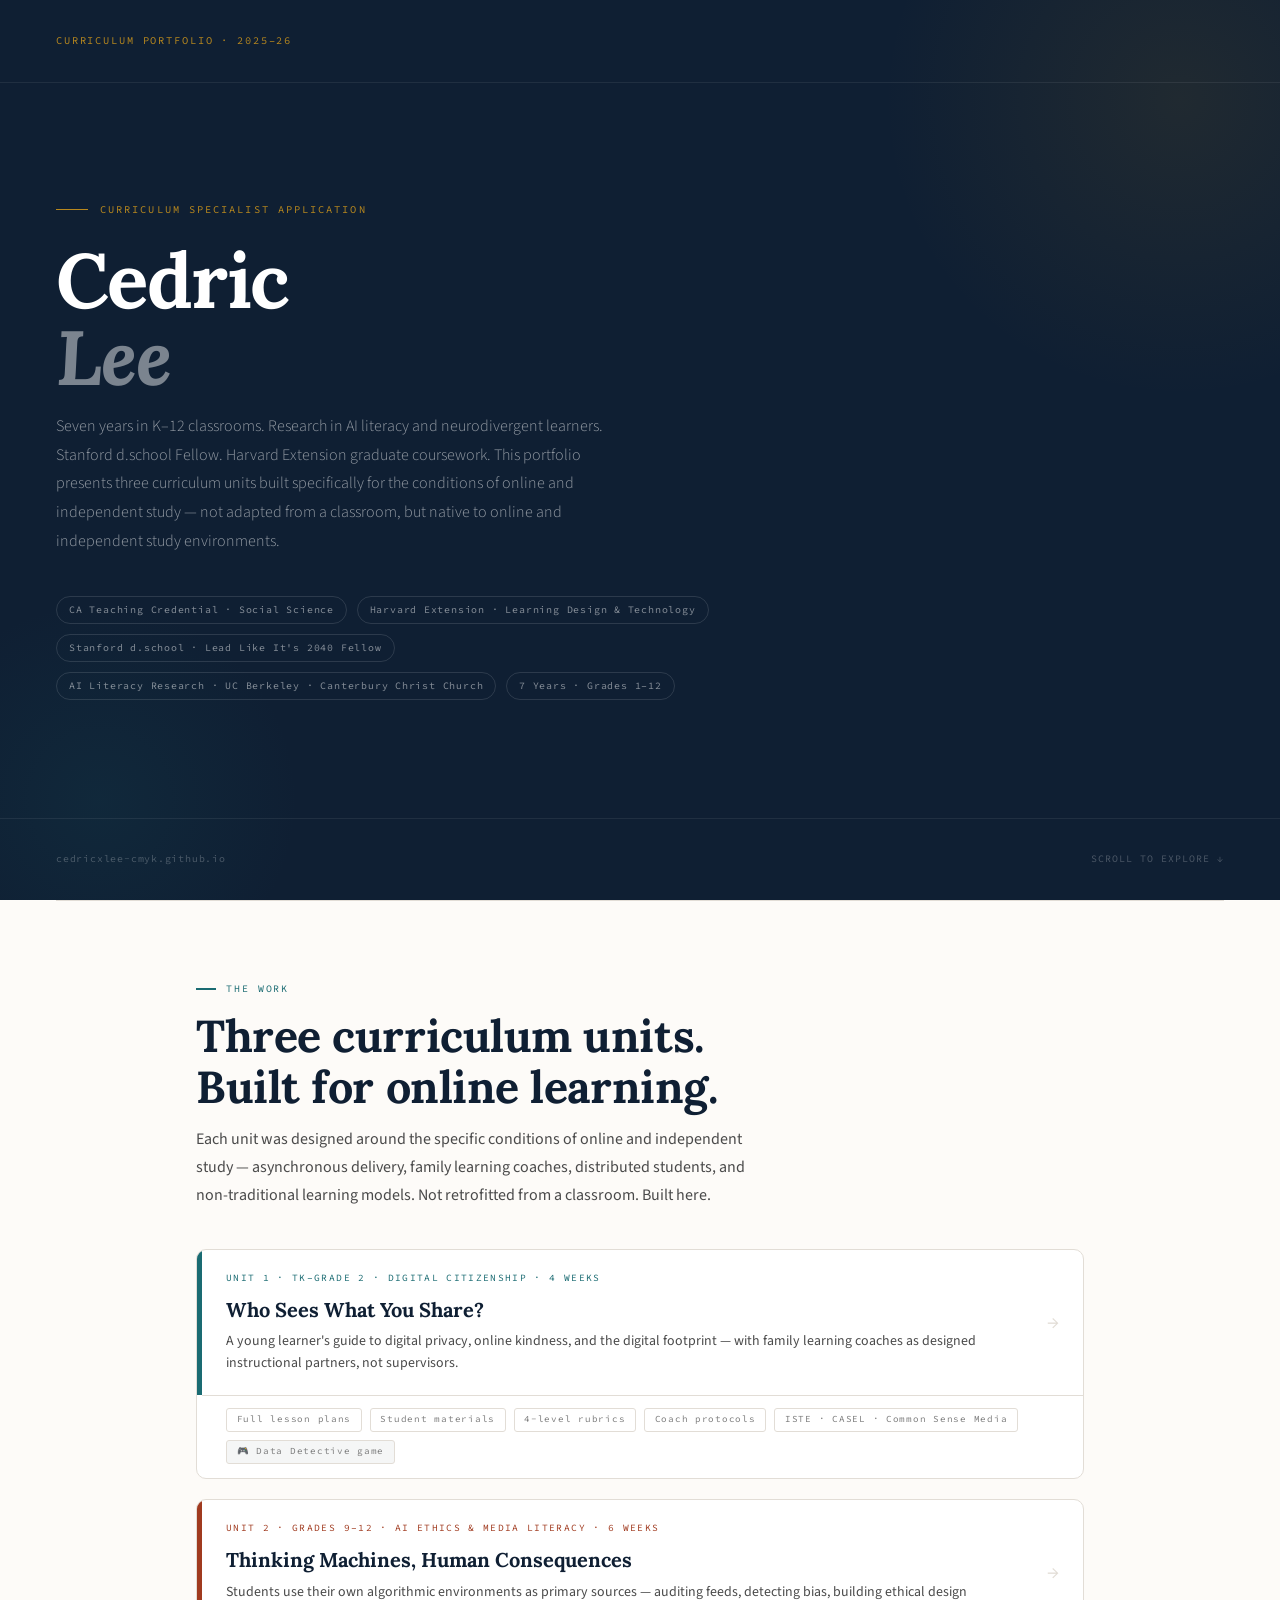
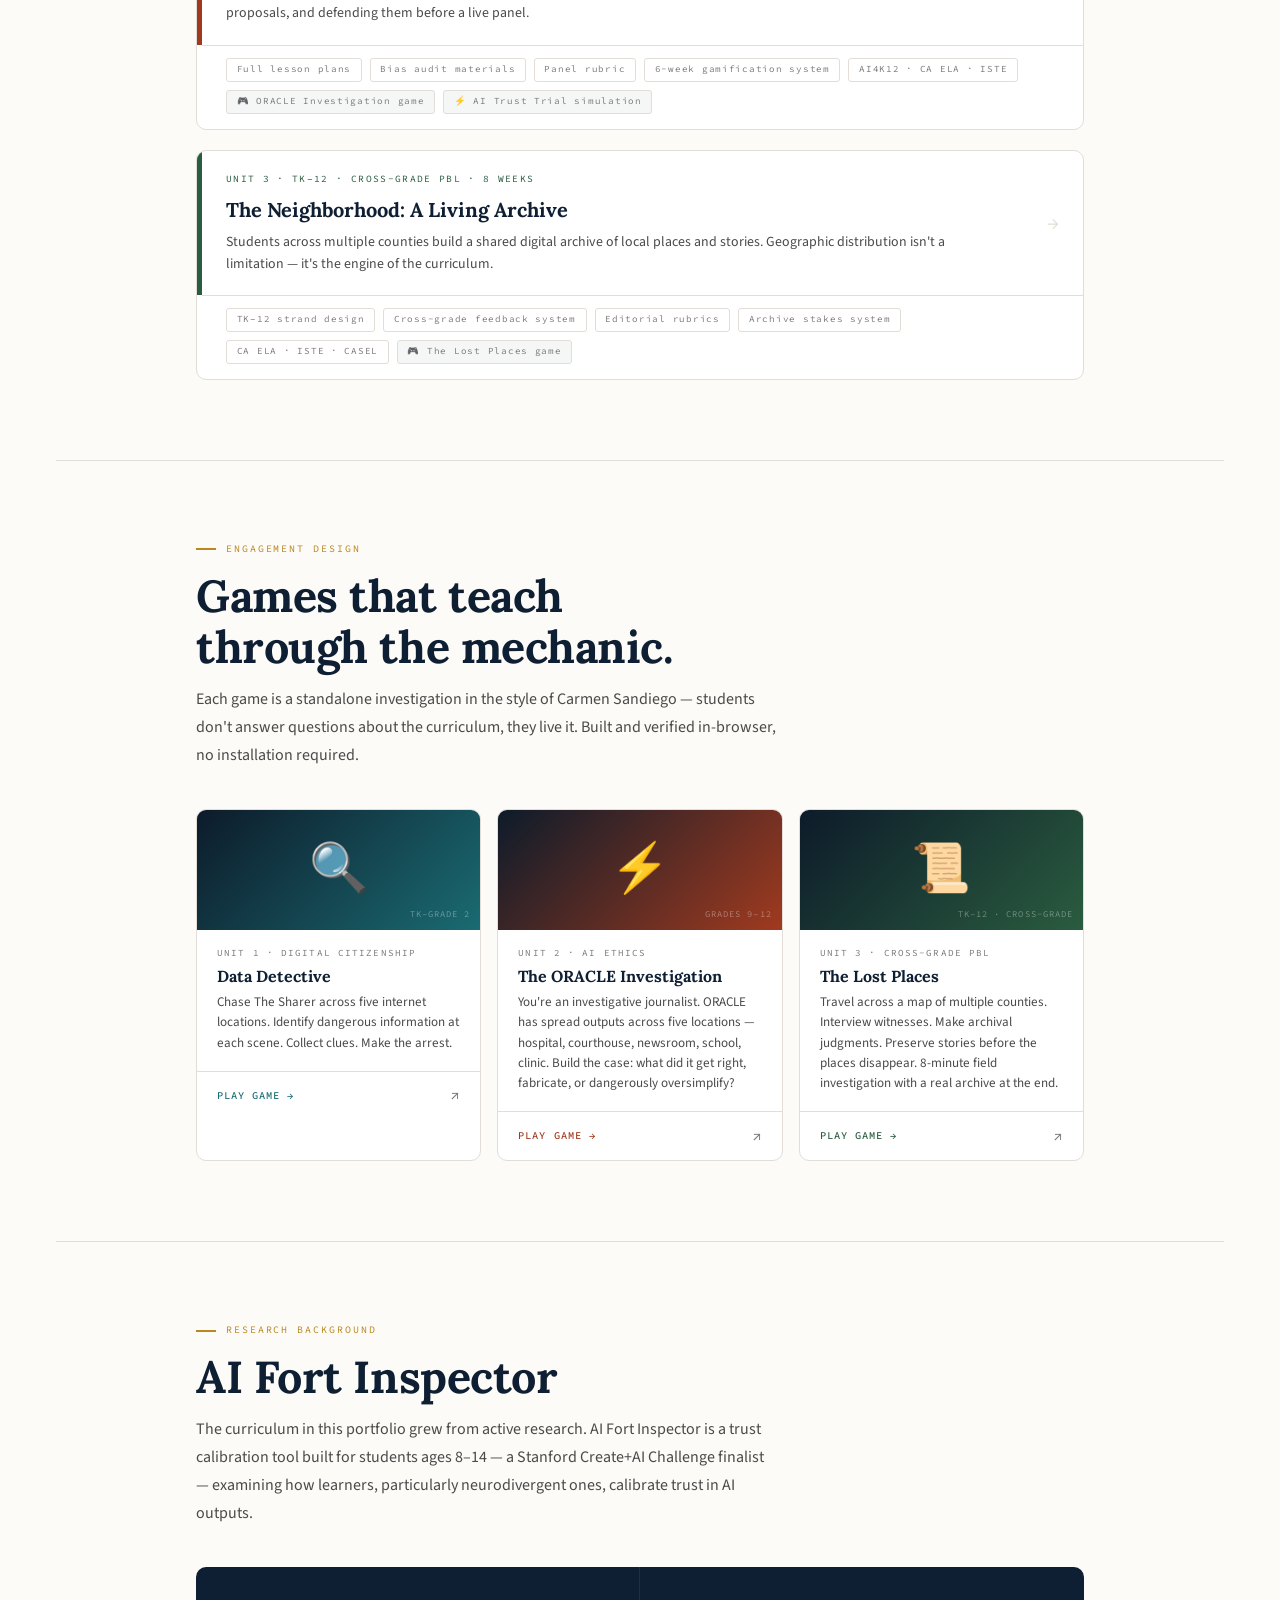
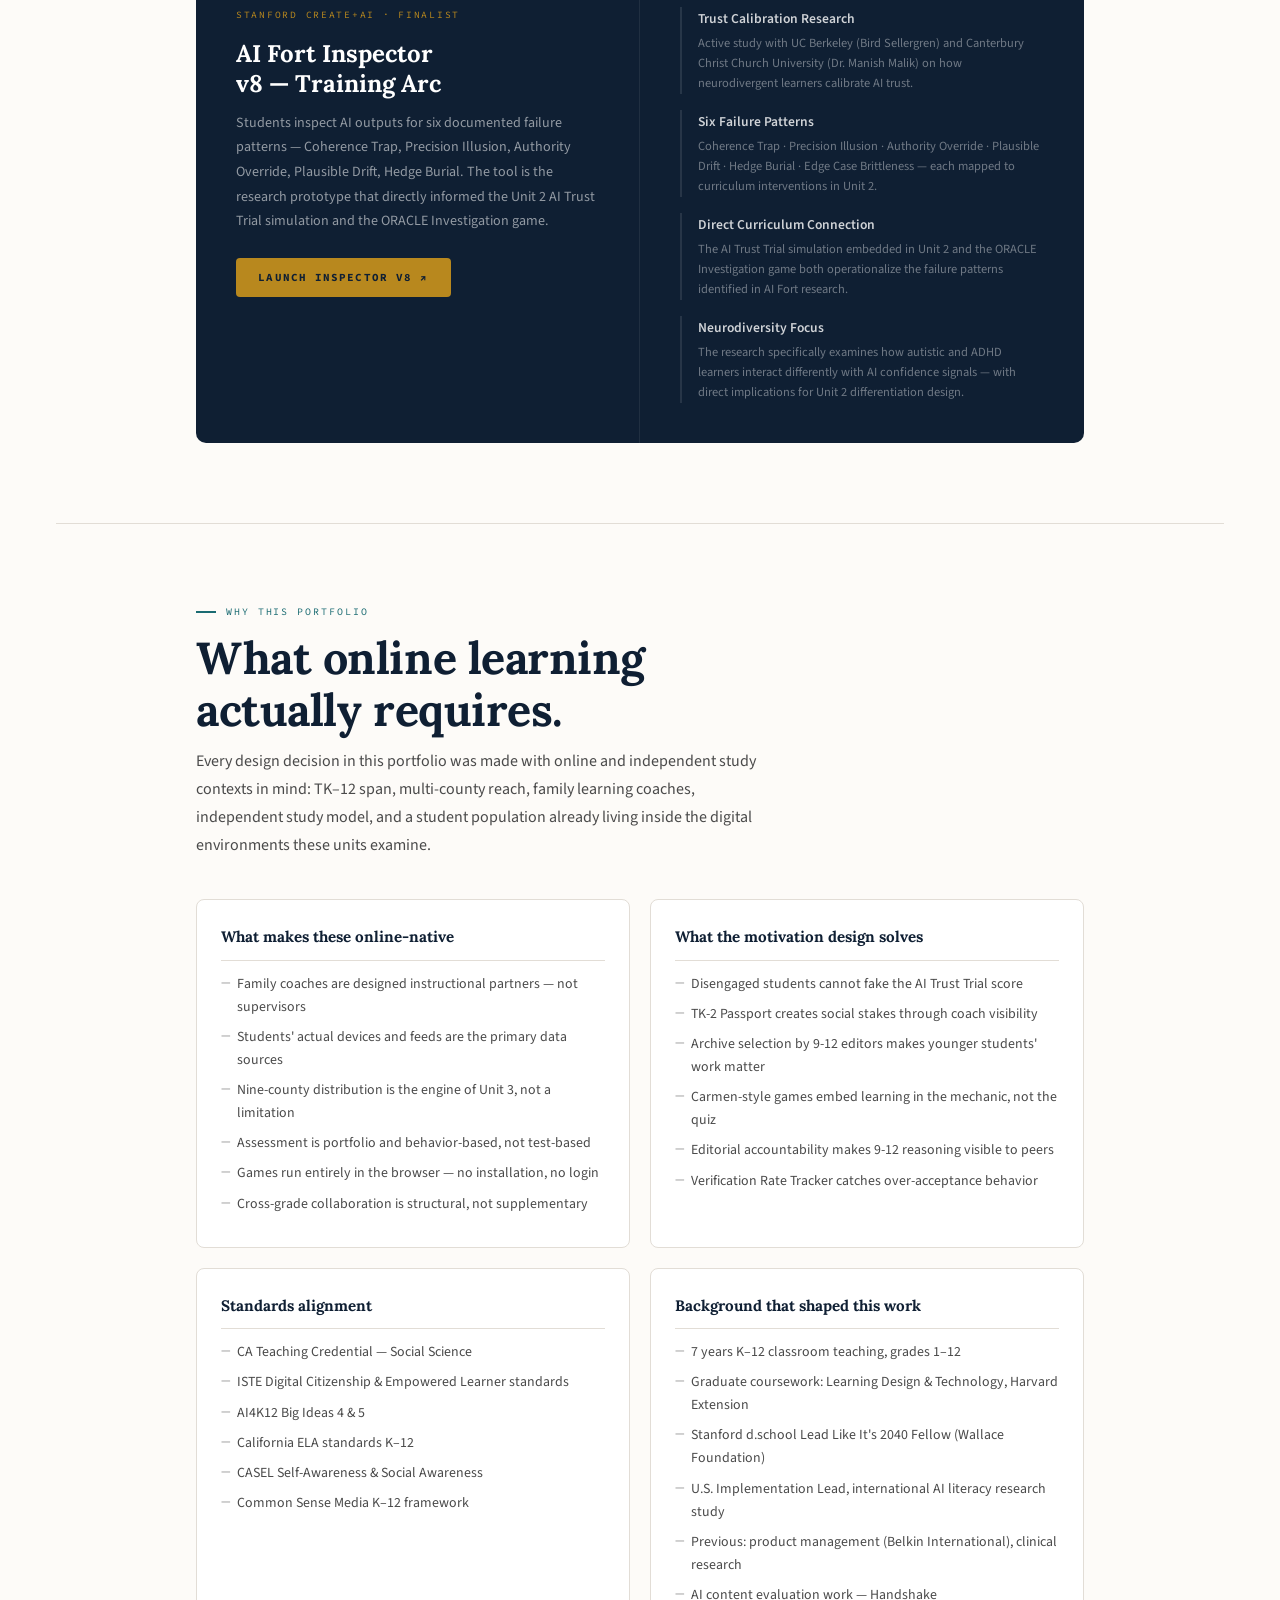
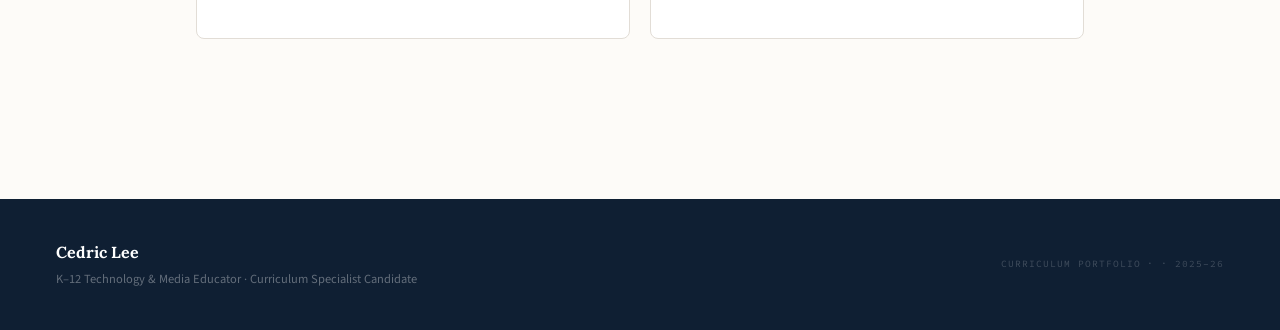
<file: index.html>
<!DOCTYPE html>
<html lang="en">
<head>
<meta charset="UTF-8">
<meta name="viewport" content="width=device-width, initial-scale=1.0">
<title>Cedric Lee — Curriculum Portfolio </title>
<link rel="preconnect" href="https://fonts.googleapis.com">
<link href="https://fonts.googleapis.com/css2?family=Lora:ital,wght@0,400;0,600;0,700;0,900;1,400;1,600&family=Source+Sans+3:ital,wght@0,300;0,400;0,500;0,600;1,300&family=Source+Code+Pro:wght@400;500&display=swap" rel="stylesheet">
<style>
:root {
  --navy: #0f1f33;
  --gold: #b8881e;
  --gold-light: #d4a535;
  --cream: #f8f4ee;
  --warm: #fdfbf8;
  --border: #e2ddd6;
  --text: #1e1e1e;
  --mid: #4a4a4a;
  --light: #7a7a7a;
  --teal: #1a6b72;
  --rust: #a03a1f;
  --forest: #2a5c3f;
}
*, *::before, *::after { box-sizing: border-box; margin: 0; padding: 0; }
html { scroll-behavior: smooth; }
body {
  font-family: 'Source Sans 3', sans-serif;
  background: var(--warm);
  color: var(--text);
  line-height: 1.7;
}
a { color: inherit; text-decoration: none; }

/* ── HERO ── */
.hero {
  background: var(--navy);
  min-height: 100vh;
  display: grid;
  grid-template-rows: auto 1fr auto;
  position: relative;
  overflow: hidden;
}
.hero::before {
  content: '';
  position: absolute;
  top: -200px; right: -200px;
  width: 600px; height: 600px;
  border-radius: 50%;
  background: radial-gradient(circle, rgba(184,136,30,0.1) 0%, transparent 70%);
  pointer-events: none;
}
.hero::after {
  content: '';
  position: absolute;
  bottom: -100px; left: -100px;
  width: 400px; height: 400px;
  border-radius: 50%;
  background: radial-gradient(circle, rgba(26,107,114,0.12) 0%, transparent 70%);
  pointer-events: none;
}

.hero-top {
  padding: 2rem 3.5rem;
  display: flex;
  align-items: center;
  justify-content: space-between;
  border-bottom: 1px solid rgba(255,255,255,0.07);
  position: relative; z-index: 1;
}
.hero-label {
  font-family: 'Source Code Pro', monospace;
  font-size: 0.65rem;
  color: var(--gold);
  letter-spacing: 0.18em;
  text-transform: uppercase;
}
.hero-for {
  font-family: 'Source Code Pro', monospace;
  font-size: 0.62rem;
  color: rgba(255,255,255,0.25);
  letter-spacing: 0.1em;
  text-transform: uppercase;
}

.hero-body {
  display: flex;
  flex-direction: column;
  justify-content: center;
  padding: 4rem 3.5rem;
  position: relative; z-index: 1;
  max-width: 820px;
}
.hero-eyebrow {
  font-family: 'Source Code Pro', monospace;
  font-size: 0.65rem;
  color: var(--gold);
  letter-spacing: 0.2em;
  text-transform: uppercase;
  margin-bottom: 1.5rem;
  display: flex;
  align-items: center;
  gap: 0.75rem;
}
.hero-eyebrow::before {
  content: '';
  display: block;
  width: 32px; height: 1px;
  background: var(--gold);
}
.hero-name {
  font-family: 'Lora', serif;
  font-size: clamp(2.8rem, 6vw, 5rem);
  font-weight: 900;
  color: white;
  line-height: 1;
  letter-spacing: -0.02em;
  margin-bottom: 1rem;
}
.hero-name em { font-style: italic; color: rgba(255,255,255,0.45); }

.hero-bio {
  font-size: 1rem;
  color: rgba(255,255,255,0.55);
  line-height: 1.8;
  font-weight: 300;
  max-width: 560px;
  margin-bottom: 2.5rem;
}

.credential-row {
  display: flex;
  flex-wrap: wrap;
  gap: 0.6rem;
}
.credential {
  font-family: 'Source Code Pro', monospace;
  font-size: 0.62rem;
  letter-spacing: 0.08em;
  color: rgba(255,255,255,0.5);
  border: 1px solid rgba(255,255,255,0.12);
  padding: 0.3rem 0.75rem;
  border-radius: 100px;
}

.hero-footer {
  padding: 2rem 3.5rem;
  border-top: 1px solid rgba(255,255,255,0.07);
  display: flex;
  align-items: center;
  justify-content: space-between;
  position: relative; z-index: 1;
}
.scroll-cue {
  font-family: 'Source Code Pro', monospace;
  font-size: 0.62rem;
  color: rgba(255,255,255,0.25);
  letter-spacing: 0.1em;
  text-transform: uppercase;
  animation: pulse 2.5s ease-in-out infinite;
  display: flex;
  align-items: center;
  gap: 0.5rem;
}
@keyframes pulse { 0%,100%{opacity:.25} 50%{opacity:.7} }

/* ── SECTION WRAPPER ── */
.section {
  padding: 5rem 3.5rem;
  max-width: 1000px;
  margin: 0 auto;
}
.section + .section { padding-top: 0; }

.section-rule {
  border: none;
  border-top: 1px solid var(--border);
  margin: 0 3.5rem;
}

/* ── SECTION HEADER ── */
.section-eyebrow {
  font-family: 'Source Code Pro', monospace;
  font-size: 0.62rem;
  letter-spacing: 0.2em;
  text-transform: uppercase;
  margin-bottom: 0.75rem;
  display: flex;
  align-items: center;
  gap: 0.6rem;
}
.section-eyebrow::before {
  content: '';
  display: block;
  width: 20px; height: 2px;
}
.section-title {
  font-family: 'Lora', serif;
  font-size: clamp(1.8rem, 3.5vw, 2.8rem);
  font-weight: 700;
  color: var(--navy);
  letter-spacing: -0.01em;
  margin-bottom: 0.75rem;
  line-height: 1.15;
}
.section-desc {
  font-size: 1rem;
  color: var(--mid);
  max-width: 580px;
  line-height: 1.75;
  margin-bottom: 2.5rem;
}

/* TEAL accent */
.accent-teal .section-eyebrow { color: var(--teal); }
.accent-teal .section-eyebrow::before { background: var(--teal); }
/* RUST accent */
.accent-rust .section-eyebrow { color: var(--rust); }
.accent-rust .section-eyebrow::before { background: var(--rust); }
/* FOREST accent */
.accent-forest .section-eyebrow { color: var(--forest); }
.accent-forest .section-eyebrow::before { background: var(--forest); }
/* GOLD accent */
.accent-gold .section-eyebrow { color: var(--gold); }
.accent-gold .section-eyebrow::before { background: var(--gold); }

/* ── UNIT CARDS ── */
.unit-cards { display: flex; flex-direction: column; gap: 1.25rem; }

.unit-card {
  border: 1px solid var(--border);
  border-radius: 10px;
  overflow: hidden;
  background: white;
  transition: box-shadow 0.2s, transform 0.2s;
  display: block;
  text-decoration: none;
  color: inherit;
}
.unit-card:hover {
  box-shadow: 0 4px 24px rgba(0,0,0,0.08);
  transform: translateY(-2px);
}

.uc-header {
  display: grid;
  grid-template-columns: 5px 1fr auto;
  gap: 0;
}
.uc-stripe { width: 5px; }
.uc-teal .uc-stripe { background: var(--teal); }
.uc-rust .uc-stripe { background: var(--rust); }
.uc-forest .uc-stripe { background: var(--forest); }

.uc-meta {
  padding: 1.25rem 1.5rem;
  display: flex;
  flex-direction: column;
  justify-content: center;
}
.uc-tag {
  font-family: 'Source Code Pro', monospace;
  font-size: 0.6rem;
  letter-spacing: 0.14em;
  text-transform: uppercase;
  margin-bottom: 0.4rem;
}
.uc-teal .uc-tag { color: var(--teal); }
.uc-rust .uc-tag { color: var(--rust); }
.uc-forest .uc-tag { color: var(--forest); }

.uc-title {
  font-family: 'Lora', serif;
  font-size: 1.25rem;
  font-weight: 700;
  color: var(--navy);
  margin-bottom: 0.3rem;
}
.uc-desc {
  font-size: 0.87rem;
  color: var(--mid);
  line-height: 1.55;
}

.uc-arrow {
  padding: 1.25rem 1.5rem;
  display: flex;
  align-items: center;
  font-size: 1.2rem;
  color: var(--border);
  transition: color 0.2s, transform 0.2s;
}
.unit-card:hover .uc-arrow { color: var(--gold); transform: translateX(3px); }

.uc-chips {
  padding: 0.75rem 1.5rem 0.9rem 1.5rem;
  border-top: 1px solid var(--border);
  display: flex;
  gap: 0.5rem;
  flex-wrap: wrap;
  margin-left: 5px;
}
.chip {
  font-family: 'Source Code Pro', monospace;
  font-size: 0.58rem;
  letter-spacing: 0.08em;
  padding: 0.2rem 0.6rem;
  border-radius: 3px;
  border: 1px solid var(--border);
  color: var(--light);
}
.chip-game { background: rgba(13,27,42,0.04); }

/* ── GAMES SECTION ── */
.games-grid {
  display: grid;
  grid-template-columns: repeat(auto-fit, minmax(280px, 1fr));
  gap: 1rem;
}

.game-card {
  border: 1px solid var(--border);
  border-radius: 10px;
  overflow: hidden;
  background: white;
  transition: box-shadow 0.2s, transform 0.2s;
  display: block;
  text-decoration: none;
  color: inherit;
}
.game-card:hover {
  box-shadow: 0 4px 20px rgba(0,0,0,0.08);
  transform: translateY(-2px);
}

.gc-banner {
  height: 120px;
  display: flex;
  align-items: center;
  justify-content: center;
  position: relative;
  overflow: hidden;
}
.gc-banner-teal { background: linear-gradient(135deg, #0d1b2a 0%, #1a6b72 100%); }
.gc-banner-rust { background: linear-gradient(135deg, #0d1b2a 0%, #a03a1f 100%); }
.gc-banner-forest { background: linear-gradient(135deg, #0d1b2a 0%, #2a5c3f 100%); }
.gc-banner-purple { background: linear-gradient(135deg, #0d1b2a 0%, #5c3a9f 100%); }

.gc-banner-emoji { font-size: 3rem; position: relative; z-index: 1; }
.gc-banner-label {
  position: absolute;
  bottom: 8px; right: 10px;
  font-family: 'Source Code Pro', monospace;
  font-size: 0.55rem;
  letter-spacing: 0.12em;
  text-transform: uppercase;
  color: rgba(255,255,255,0.35);
}

.gc-body { padding: 1rem 1.25rem 1.1rem; }
.gc-grade {
  font-family: 'Source Code Pro', monospace;
  font-size: 0.58rem;
  letter-spacing: 0.12em;
  text-transform: uppercase;
  color: var(--light);
  margin-bottom: 0.3rem;
}
.gc-name {
  font-family: 'Lora', serif;
  font-size: 1rem;
  font-weight: 700;
  color: var(--navy);
  margin-bottom: 0.3rem;
  line-height: 1.3;
}
.gc-desc {
  font-size: 0.82rem;
  color: var(--mid);
  line-height: 1.55;
}

.gc-footer {
  padding: 0.65rem 1.25rem;
  border-top: 1px solid var(--border);
  display: flex;
  align-items: center;
  justify-content: space-between;
}
.gc-play {
  font-family: 'Source Code Pro', monospace;
  font-size: 0.65rem;
  letter-spacing: 0.1em;
  text-transform: uppercase;
  font-weight: 500;
}
.gc-arrow { color: var(--light); transition: color 0.2s; }
.game-card:hover .gc-arrow { color: var(--gold); }

/* ── RESEARCH SECTION ── */
.research-card {
  background: var(--navy);
  border-radius: 10px;
  overflow: hidden;
  display: grid;
  grid-template-columns: 1fr 1fr;
  gap: 0;
}
@media (max-width: 680px) {
  .research-card { grid-template-columns: 1fr; }
}

.rc-left {
  padding: 2.5rem;
  border-right: 1px solid rgba(255,255,255,0.07);
}
.rc-eyebrow {
  font-family: 'Source Code Pro', monospace;
  font-size: 0.6rem;
  letter-spacing: 0.18em;
  text-transform: uppercase;
  color: var(--gold);
  margin-bottom: 1rem;
}
.rc-title {
  font-family: 'Lora', serif;
  font-size: 1.5rem;
  font-weight: 700;
  color: white;
  margin-bottom: 0.75rem;
  line-height: 1.25;
}
.rc-desc {
  font-size: 0.88rem;
  color: rgba(255,255,255,0.55);
  line-height: 1.75;
  margin-bottom: 1.5rem;
}
.rc-btn {
  display: inline-flex;
  align-items: center;
  gap: 0.5rem;
  background: var(--gold);
  color: var(--navy);
  padding: 0.65rem 1.4rem;
  border-radius: 4px;
  font-family: 'Source Code Pro', monospace;
  font-size: 0.68rem;
  letter-spacing: 0.1em;
  text-transform: uppercase;
  font-weight: 700;
  text-decoration: none;
  transition: background 0.15s;
}
.rc-btn:hover { background: var(--gold-light); }

.rc-right {
  padding: 2.5rem;
  display: flex;
  flex-direction: column;
  gap: 1rem;
}
.rc-feature {
  border-left: 2px solid rgba(255,255,255,0.1);
  padding-left: 1rem;
}
.rcf-title {
  font-size: 0.85rem;
  font-weight: 600;
  color: rgba(255,255,255,0.8);
  margin-bottom: 0.25rem;
}
.rcf-desc {
  font-size: 0.78rem;
  color: rgba(255,255,255,0.4);
  line-height: 1.6;
}

/* ── CONTEXT SECTION ── */
.context-grid {
  display: grid;
  grid-template-columns: 1fr 1fr;
  gap: 1.25rem;
}
@media (max-width: 640px) { .context-grid { grid-template-columns: 1fr; } }

.context-card {
  background: white;
  border: 1px solid var(--border);
  border-radius: 8px;
  padding: 1.5rem;
}
.cc-title {
  font-family: 'Lora', serif;
  font-size: 0.95rem;
  font-weight: 700;
  color: var(--navy);
  margin-bottom: 0.75rem;
  padding-bottom: 0.6rem;
  border-bottom: 1px solid var(--border);
}
.cc-body {
  font-size: 0.87rem;
  color: var(--mid);
  line-height: 1.65;
}
.cc-body li {
  list-style: none;
  padding-left: 1rem;
  position: relative;
  margin-bottom: 0.45rem;
}
.cc-body li::before {
  content: '—';
  position: absolute;
  left: 0;
  color: var(--light);
  font-size: 0.75rem;
}

/* ── FOOTER ── */
.site-footer {
  background: var(--navy);
  padding: 2.5rem 3.5rem;
  margin-top: 5rem;
  display: flex;
  align-items: center;
  justify-content: space-between;
  flex-wrap: wrap;
  gap: 1rem;
}
.sf-name {
  font-family: 'Lora', serif;
  font-size: 1rem;
  font-weight: 700;
  color: white;
}
.sf-role {
  font-size: 0.78rem;
  color: rgba(255,255,255,0.35);
  margin-top: 0.15rem;
}
.sf-note {
  font-family: 'Source Code Pro', monospace;
  font-size: 0.6rem;
  color: rgba(255,255,255,0.2);
  letter-spacing: 0.1em;
  text-transform: uppercase;
}

/* ── RESPONSIVE ── */
@media (max-width: 640px) {
  .hero-top, .hero-body, .hero-footer { padding-left: 1.5rem; padding-right: 1.5rem; }
  .section { padding: 3.5rem 1.5rem; }
  .section-rule { margin: 0 1.5rem; }
  .site-footer { padding: 2rem 1.5rem; }
}

/* ── FADE IN ── */
.fade-in { opacity: 0; transform: translateY(16px); transition: opacity 0.55s ease, transform 0.55s ease; }
.fade-in.visible { opacity: 1; transform: translateY(0); }
.d1 { transition-delay: 0.08s; }
.d2 { transition-delay: 0.16s; }
.d3 { transition-delay: 0.24s; }
</style>
</head>
<body>

<!-- ── HERO ── -->
<section class="hero">
  <div class="hero-top">
    <span class="hero-label">Curriculum Portfolio · 2025–26</span>
    <span class="hero-for"></span>
  </div>

  <div class="hero-body">
    <div class="hero-eyebrow">Curriculum Specialist Application</div>
    <h1 class="hero-name">
      Cedric<br><em>Lee</em>
    </h1>
    <p class="hero-bio">
      Seven years in K–12 classrooms. Research in AI literacy and neurodivergent learners. Stanford d.school Fellow. Harvard Extension graduate coursework. This portfolio presents three curriculum units built specifically for the conditions of online and independent study — not adapted from a classroom, but native to online and independent study environments.
    </p>
    <div class="credential-row">
      <span class="credential">CA Teaching Credential · Social Science</span>
      <span class="credential">Harvard Extension · Learning Design & Technology</span>
      <span class="credential">Stanford d.school · Lead Like It's 2040 Fellow</span>
      <span class="credential">AI Literacy Research · UC Berkeley · Canterbury Christ Church</span>
      <span class="credential">7 Years · Grades 1–12</span>
    </div>
  </div>

  <div class="hero-footer">
    <div style="font-family:'Source Code Pro',monospace;font-size:0.62rem;color:rgba(255,255,255,0.25);letter-spacing:0.08em;">
      cedricxlee-cmyk.github.io
    </div>
    <div class="scroll-cue">Scroll to explore ↓</div>
  </div>
</section>

<!-- ── CURRICULUM UNITS ── -->
<div class="section-rule"></div>
<section class="section accent-teal">
  <div class="section-eyebrow">The Work</div>
  <h2 class="section-title">Three curriculum units.<br>Built for online learning.</h2>
  <p class="section-desc">Each unit was designed around the specific conditions of online and independent study — asynchronous delivery, family learning coaches, distributed students, and non-traditional learning models. Not retrofitted from a classroom. Built here.</p>

  <div class="unit-cards">

    <a href="unit1.html" class="unit-card uc-teal fade-in">
      <div class="uc-header">
        <div class="uc-stripe"></div>
        <div class="uc-meta">
          <div class="uc-tag">Unit 1 · TK–Grade 2 · Digital Citizenship · 4 Weeks</div>
          <div class="uc-title">Who Sees What You Share?</div>
          <div class="uc-desc">A young learner's guide to digital privacy, online kindness, and the digital footprint — with family learning coaches as designed instructional partners, not supervisors.</div>
        </div>
        <div class="uc-arrow">→</div>
      </div>
      <div class="uc-chips">
        <span class="chip">Full lesson plans</span>
        <span class="chip">Student materials</span>
        <span class="chip">4-level rubrics</span>
        <span class="chip">Coach protocols</span>
        <span class="chip">ISTE · CASEL · Common Sense Media</span>
        <span class="chip chip-game">🎮 Data Detective game</span>
      </div>
    </a>

    <a href="unit2.html" class="unit-card uc-rust fade-in d1">
      <div class="uc-header">
        <div class="uc-stripe"></div>
        <div class="uc-meta">
          <div class="uc-tag">Unit 2 · Grades 9–12 · AI Ethics & Media Literacy · 6 Weeks</div>
          <div class="uc-title">Thinking Machines, Human Consequences</div>
          <div class="uc-desc">Students use their own algorithmic environments as primary sources — auditing feeds, detecting bias, building ethical design proposals, and defending them before a live panel.</div>
        </div>
        <div class="uc-arrow">→</div>
      </div>
      <div class="uc-chips">
        <span class="chip">Full lesson plans</span>
        <span class="chip">Bias audit materials</span>
        <span class="chip">Panel rubric</span>
        <span class="chip">6-week gamification system</span>
        <span class="chip">AI4K12 · CA ELA · ISTE</span>
        <span class="chip chip-game">🎮 ORACLE Investigation game</span>
        <span class="chip chip-game">⚡ AI Trust Trial simulation</span>
      </div>
    </a>

    <a href="unit3.html" class="unit-card uc-forest fade-in d2">
      <div class="uc-header">
        <div class="uc-stripe"></div>
        <div class="uc-meta">
          <div class="uc-tag">Unit 3 · TK–12 · Cross-Grade PBL · 8 Weeks</div>
          <div class="uc-title">The Neighborhood: A Living Archive</div>
          <div class="uc-desc">Students across multiple counties build a shared digital archive of local places and stories. Geographic distribution isn't a limitation — it's the engine of the curriculum.</div>
        </div>
        <div class="uc-arrow">→</div>
      </div>
      <div class="uc-chips">
        <span class="chip">TK–12 strand design</span>
        <span class="chip">Cross-grade feedback system</span>
        <span class="chip">Editorial rubrics</span>
        <span class="chip">Archive stakes system</span>
        <span class="chip">CA ELA · ISTE · CASEL</span>
        <span class="chip chip-game">🎮 The Lost Places game</span>
      </div>
    </a>

  </div>
</section>

<!-- ── GAMES ── -->
<div class="section-rule"></div>
<section class="section accent-gold">
  <div class="section-eyebrow">Engagement Design</div>
  <h2 class="section-title">Games that teach<br>through the mechanic.</h2>
  <p class="section-desc">Each game is a standalone investigation in the style of Carmen Sandiego — students don't answer questions about the curriculum, they live it. Built and verified in-browser, no installation required.</p>

  <div class="games-grid">

    <a href="games/data-detective.html" class="game-card fade-in">
      <div class="gc-banner gc-banner-teal">
        <div class="gc-banner-emoji">🔍</div>
        <div class="gc-banner-label">TK–Grade 2</div>
      </div>
      <div class="gc-body">
        <div class="gc-grade">Unit 1 · Digital Citizenship</div>
        <div class="gc-name">Data Detective</div>
        <div class="gc-desc">Chase The Sharer across five internet locations. Identify dangerous information at each scene. Collect clues. Make the arrest.</div>
      </div>
      <div class="gc-footer">
        <span class="gc-play" style="color:var(--teal);">Play Game →</span>
        <span class="gc-arrow">↗</span>
      </div>
    </a>

    <a href="games/oracle-investigation.html" class="game-card fade-in d1">
      <div class="gc-banner gc-banner-rust">
        <div class="gc-banner-emoji">⚡</div>
        <div class="gc-banner-label">Grades 9–12</div>
      </div>
      <div class="gc-body">
        <div class="gc-grade">Unit 2 · AI Ethics</div>
        <div class="gc-name">The ORACLE Investigation</div>
        <div class="gc-desc">You're an investigative journalist. ORACLE has spread outputs across five locations — hospital, courthouse, newsroom, school, clinic. Build the case: what did it get right, fabricate, or dangerously oversimplify?</div>
      </div>
      <div class="gc-footer">
        <span class="gc-play" style="color:var(--rust);">Play Game →</span>
        <span class="gc-arrow">↗</span>
      </div>
    </a>

    <a href="games/lost-places.html" class="game-card fade-in d2">
      <div class="gc-banner gc-banner-forest">
        <div class="gc-banner-emoji">📜</div>
        <div class="gc-banner-label">TK–12 · Cross-Grade</div>
      </div>
      <div class="gc-body">
        <div class="gc-grade">Unit 3 · Cross-Grade PBL</div>
        <div class="gc-name">The Lost Places</div>
        <div class="gc-desc">Travel across a map of multiple counties. Interview witnesses. Make archival judgments. Preserve stories before the places disappear. 8-minute field investigation with a real archive at the end.</div>
      </div>
      <div class="gc-footer">
        <span class="gc-play" style="color:var(--forest);">Play Game →</span>
        <span class="gc-arrow">↗</span>
      </div>
    </a>

  </div>
</section>

<!-- ── RESEARCH TOOL ── -->
<div class="section-rule"></div>
<section class="section accent-gold">
  <div class="section-eyebrow">Research Background</div>
  <h2 class="section-title">AI Fort Inspector</h2>
  <p class="section-desc">The curriculum in this portfolio grew from active research. AI Fort Inspector is a trust calibration tool built for students ages 8–14 — a Stanford Create+AI Challenge finalist — examining how learners, particularly neurodivergent ones, calibrate trust in AI outputs.</p>

  <div class="research-card fade-in">
    <div class="rc-left">
      <div class="rc-eyebrow">Stanford Create+AI · Finalist</div>
      <div class="rc-title">AI Fort Inspector<br>v8 — Training Arc</div>
      <div class="rc-desc">Students inspect AI outputs for six documented failure patterns — Coherence Trap, Precision Illusion, Authority Override, Plausible Drift, Hedge Burial. The tool is the research prototype that directly informed the Unit 2 AI Trust Trial simulation and the ORACLE Investigation game.</div>
      <a href="https://cedricxlee-cmyk.github.io/AI-Fort-Inspector/inspector_v8.html" target="_blank" class="rc-btn">Launch Inspector v8 ↗</a>
    </div>
    <div class="rc-right">
      <div class="rc-feature">
        <div class="rcf-title">Trust Calibration Research</div>
        <div class="rcf-desc">Active study with UC Berkeley (Bird Sellergren) and Canterbury Christ Church University (Dr. Manish Malik) on how neurodivergent learners calibrate AI trust.</div>
      </div>
      <div class="rc-feature">
        <div class="rcf-title">Six Failure Patterns</div>
        <div class="rcf-desc">Coherence Trap · Precision Illusion · Authority Override · Plausible Drift · Hedge Burial · Edge Case Brittleness — each mapped to curriculum interventions in Unit 2.</div>
      </div>
      <div class="rc-feature">
        <div class="rcf-title">Direct Curriculum Connection</div>
        <div class="rcf-desc">The AI Trust Trial simulation embedded in Unit 2 and the ORACLE Investigation game both operationalize the failure patterns identified in AI Fort research.</div>
      </div>
      <div class="rc-feature">
        <div class="rcf-title">Neurodiversity Focus</div>
        <div class="rcf-desc">The research specifically examines how autistic and ADHD learners interact differently with AI confidence signals — with direct implications for Unit 2 differentiation design.</div>
      </div>
    </div>
  </div>
</section>

<!-- ── CONTEXT ── -->
<div class="section-rule"></div>
<section class="section accent-teal">
  <div class="section-eyebrow">Why This Portfolio</div>
  <h2 class="section-title">What online learning<br>actually requires.</h2>
  <p class="section-desc">Every design decision in this portfolio was made with online and independent study contexts in mind: TK–12 span, multi-county reach, family learning coaches, independent study model, and a student population already living inside the digital environments these units examine.</p>

  <div class="context-grid">
    <div class="context-card fade-in">
      <div class="cc-title">What makes these online-native</div>
      <ul class="cc-body">
        <li>Family coaches are designed instructional partners — not supervisors</li>
        <li>Students' actual devices and feeds are the primary data sources</li>
        <li>Nine-county distribution is the engine of Unit 3, not a limitation</li>
        <li>Assessment is portfolio and behavior-based, not test-based</li>
        <li>Games run entirely in the browser — no installation, no login</li>
        <li>Cross-grade collaboration is structural, not supplementary</li>
      </ul>
    </div>
    <div class="context-card fade-in d1">
      <div class="cc-title">What the motivation design solves</div>
      <ul class="cc-body">
        <li>Disengaged students cannot fake the AI Trust Trial score</li>
        <li>TK-2 Passport creates social stakes through coach visibility</li>
        <li>Archive selection by 9-12 editors makes younger students' work matter</li>
        <li>Carmen-style games embed learning in the mechanic, not the quiz</li>
        <li>Editorial accountability makes 9-12 reasoning visible to peers</li>
        <li>Verification Rate Tracker catches over-acceptance behavior</li>
      </ul>
    </div>
    <div class="context-card fade-in d2">
      <div class="cc-title">Standards alignment</div>
      <ul class="cc-body">
        <li>CA Teaching Credential — Social Science</li>
        <li>ISTE Digital Citizenship & Empowered Learner standards</li>
        <li>AI4K12 Big Ideas 4 & 5</li>
        <li>California ELA standards K–12</li>
        <li>CASEL Self-Awareness & Social Awareness</li>
        <li>Common Sense Media K–12 framework</li>
      </ul>
    </div>
    <div class="context-card fade-in d3">
      <div class="cc-title">Background that shaped this work</div>
      <ul class="cc-body">
        <li>7 years K–12 classroom teaching, grades 1–12</li>
        <li>Graduate coursework: Learning Design & Technology, Harvard Extension</li>
        <li>Stanford d.school Lead Like It's 2040 Fellow (Wallace Foundation)</li>
        <li>U.S. Implementation Lead, international AI literacy research study</li>
        <li>Previous: product management (Belkin International), clinical research</li>
        <li>AI content evaluation work — Handshake</li>
      </ul>
    </div>
  </div>
</section>

<!-- ── FOOTER ── -->
<footer class="site-footer">
  <div>
    <div class="sf-name">Cedric Lee</div>
    <div class="sf-role">K–12 Technology & Media Educator · Curriculum Specialist Candidate</div>
  </div>
  <div class="sf-note">Curriculum Portfolio ·  · 2025–26</div>
</footer>

<script>
const obs = new IntersectionObserver(entries => {
  entries.forEach(e => { if (e.isIntersecting) e.target.classList.add('visible'); });
}, { threshold: 0.1 });
document.querySelectorAll('.fade-in').forEach(el => obs.observe(el));
</script>
</body>
</html>
</file>
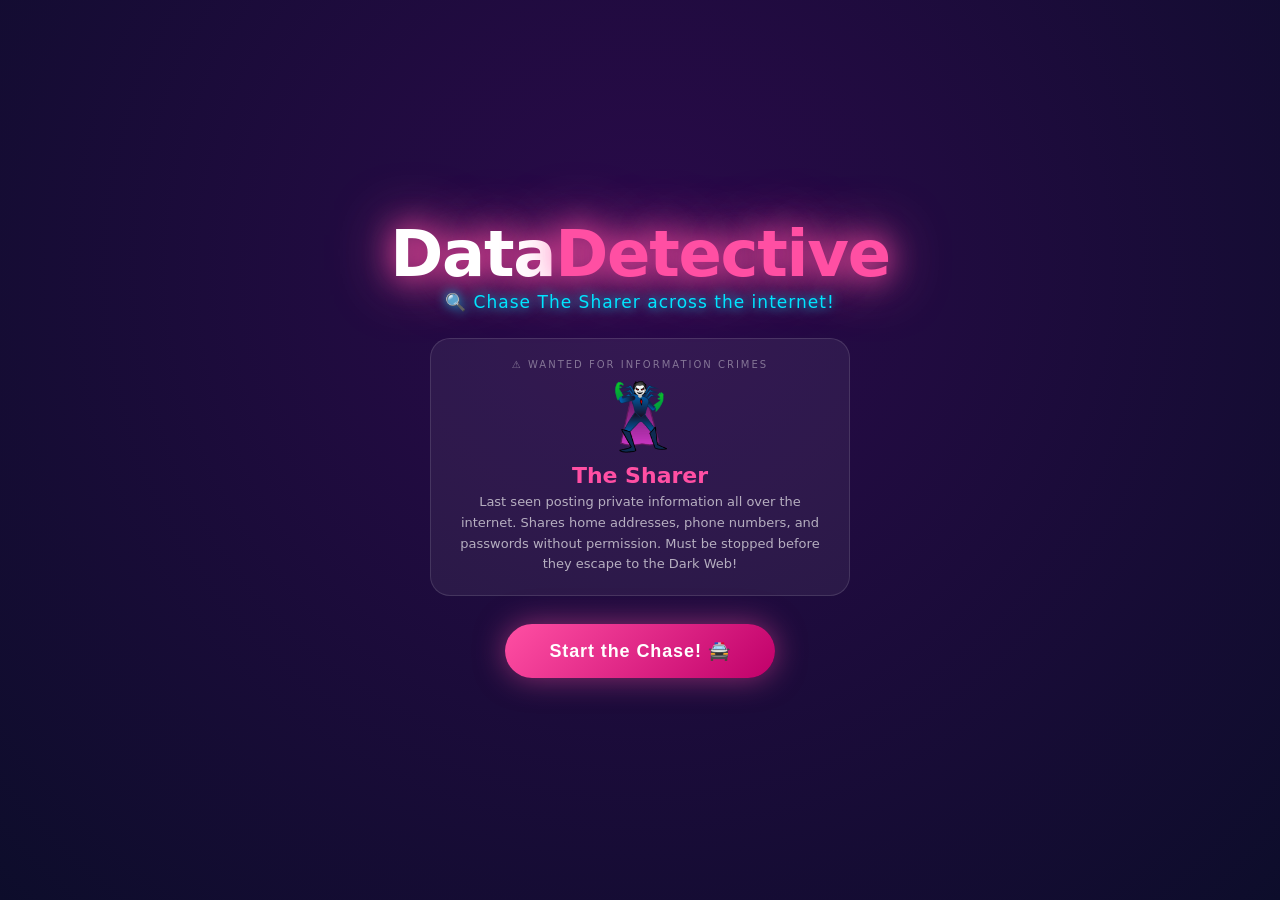
<file: data-detective.html>
<!DOCTYPE html>
<html lang="en">
<head>
<meta charset="UTF-8">
<meta name="viewport" content="width=device-width, initial-scale=1.0, user-scalable=no">
<title>Data Detective — Chase The Sharer!</title>
<style>
* { box-sizing: border-box; margin: 0; padding: 0; }
:root {
  --sky: #1a1a3e;
  --neon1: #ff4fa3;
  --neon2: #00e5ff;
  --neon3: #ffe600;
  --neon4: #7bff7b;
  --panel: rgba(255,255,255,0.06);
  --panelborder: rgba(255,255,255,0.12);
}
html, body { width:100%; height:100%; overflow:hidden; }
body {
  font-family: 'Segoe UI', system-ui, sans-serif;
  background: var(--sky);
  color: white;
  display: flex;
  flex-direction: column;
  height: 100vh;
}

/* ── SCROLLING CITY BG ── */
#city-bg {
  position: fixed; inset: 0; z-index: 0; pointer-events: none; overflow: hidden;
}
.building {
  position: absolute; bottom: 0;
  border-radius: 4px 4px 0 0;
  opacity: 0.18;
}
.window-light {
  position: absolute; width: 4px; height: 4px;
  border-radius: 1px; animation: blink 3s ease-in-out infinite;
}
@keyframes blink { 0%,100%{opacity:1} 50%{opacity:0.2} }
@keyframes city-scroll { from{transform:translateX(0)} to{transform:translateX(-50%)} }
#city-wrap { display:flex; animation: city-scroll 40s linear infinite; width:200%; }

/* ── SCREENS ── */
.screen {
  position: fixed; inset: 0; z-index: 20;
  display: flex; flex-direction: column;
  align-items: center; justify-content: center;
  padding: 24px; text-align: center;
}

/* ── TITLE SCREEN ── */
#title-screen { background: radial-gradient(ellipse at 50% 30%, #2a0a4a 0%, #0d0d2b 100%); }

.game-logo {
  font-size: clamp(36px,9vw,64px); font-weight: 900;
  line-height: 1; margin-bottom: 6px;
  text-shadow: 0 0 30px var(--neon1), 0 0 60px var(--neon1);
  color: white; letter-spacing: -0.02em;
}
.game-logo span { color: var(--neon1); }

.game-tagline {
  font-size: clamp(13px,3vw,17px); color: var(--neon2);
  letter-spacing: 0.06em; margin-bottom: 6px;
  text-shadow: 0 0 12px var(--neon2);
}

.villain-preview {
  margin: 20px auto;
  background: var(--panel); border: 1px solid var(--panelborder);
  border-radius: 20px; padding: 20px 28px;
  max-width: 420px; width: 100%;
}
.vp-label { font-size: 10px; letter-spacing: 0.2em; text-transform: uppercase; color: rgba(255,255,255,0.4); margin-bottom: 10px; }
.villain-face { font-size: 64px; margin-bottom: 8px; animation: villain-float 2.5s ease-in-out infinite; }
@keyframes villain-float { 0%,100%{transform:translateY(0)} 50%{transform:translateY(-8px)} }
.villain-name { font-size: 22px; font-weight: 800; color: var(--neon1); margin-bottom: 4px; }
.villain-bio { font-size: 13px; color: rgba(255,255,255,0.65); line-height: 1.6; }

.start-btn {
  background: linear-gradient(135deg, var(--neon1), #c0006a);
  color: white; border: none;
  padding: 16px 44px; border-radius: 50px;
  font-size: 18px; font-weight: 800;
  cursor: pointer; letter-spacing: 0.05em;
  box-shadow: 0 0 30px rgba(255,79,163,0.5);
  transition: transform 0.15s, box-shadow 0.15s;
  margin-top: 8px;
}
.start-btn:hover { transform: scale(1.05); box-shadow: 0 0 45px rgba(255,79,163,0.7); }
.start-btn:active { transform: scale(0.98); }

/* ── HUD ── */
#hud {
  position: relative; z-index: 10;
  background: rgba(0,0,0,0.55); backdrop-filter: blur(10px);
  border-bottom: 1px solid var(--panelborder);
  padding: 10px 18px;
  display: flex; align-items: center; justify-content: space-between;
  flex-shrink: 0;
}
.hud-chase { display: flex; align-items: center; gap: 8px; }
.hud-label { font-size: 9px; letter-spacing: 0.15em; text-transform: uppercase; color: rgba(255,255,255,0.4); }
.chase-track {
  width: 160px; height: 10px; background: rgba(255,255,255,0.1);
  border-radius: 5px; overflow: hidden; position: relative;
}
.chase-villain { position: absolute; top: -2px; font-size: 16px; transition: left 0.6s ease; }
.chase-you { position: absolute; top: -2px; font-size: 16px; transition: left 0.6s ease; }
.hud-clues { display: flex; gap: 6px; align-items: center; }
.clue-dot { width: 10px; height: 10px; border-radius: 50%; border: 1.5px solid rgba(255,255,255,0.3); transition: background 0.3s; }
.clue-dot.found { background: var(--neon3); border-color: var(--neon3); box-shadow: 0 0 6px var(--neon3); }
.hud-score { font-size: 20px; font-weight: 800; color: var(--neon3); text-shadow: 0 0 10px var(--neon3); }
.hud-lives { font-size: 20px; letter-spacing: 2px; }

/* ── MAIN GAME AREA ── */
#game-area {
  flex: 1; position: relative; z-index: 5; overflow: hidden;
  display: flex; flex-direction: column;
}

/* ── LOCATION HEADER ── */
#location-header {
  display: flex; align-items: center; gap: 12px;
  padding: 12px 18px;
  background: rgba(0,0,0,0.4);
  border-bottom: 1px solid var(--panelborder);
  flex-shrink: 0;
}
.loc-icon { font-size: 28px; }
.loc-name { font-size: 16px; font-weight: 700; color: white; }
.loc-desc { font-size: 11px; color: rgba(255,255,255,0.5); margin-top: 1px; }

#villain-status {
  margin-left: auto; text-align: right;
  font-size: 11px; color: var(--neon1);
  text-shadow: 0 0 8px var(--neon1);
  display: flex; align-items: center; gap: 6px;
}

/* ── SCENE ── */
#scene {
  flex: 1; overflow-y: auto; padding: 16px 18px;
  display: flex; flex-direction: column; gap: 14px;
}

/* CLUE CARD */
.clue-card {
  background: var(--panel); border: 1px solid var(--panelborder);
  border-radius: 14px; overflow: hidden;
  transition: border-color 0.2s;
}
.clue-card.active { border-color: var(--neon2); box-shadow: 0 0 16px rgba(0,229,255,0.15); }

.cc-header {
  padding: 10px 14px;
  display: flex; align-items: center; gap: 10px;
  border-bottom: 1px solid var(--panelborder);
}
.cc-platform {
  font-size: 9px; letter-spacing: 0.15em; text-transform: uppercase;
  color: rgba(255,255,255,0.4);
}
.cc-user { font-size: 13px; font-weight: 700; color: white; }
.cc-avatar { font-size: 24px; }

.cc-content {
  padding: 12px 14px;
  font-size: 14px; color: rgba(255,255,255,0.9); line-height: 1.6;
}
.cc-content .highlight {
  background: rgba(255,230,0,0.15); border-bottom: 2px solid var(--neon3);
  padding: 0 2px; border-radius: 2px; cursor: pointer;
  transition: background 0.15s;
}
.cc-content .highlight:hover { background: rgba(255,230,0,0.3); }

.cc-question {
  padding: 12px 14px; border-top: 1px solid var(--panelborder);
  font-size: 13px; color: var(--neon2); font-weight: 600;
}

.cc-choices { display: flex; flex-direction: column; gap: 8px; padding: 10px 14px 14px; }
.cc-choice {
  padding: 10px 14px; border-radius: 10px;
  border: 1.5px solid var(--panelborder);
  background: rgba(255,255,255,0.04);
  color: white; font-size: 13px; font-weight: 600;
  cursor: pointer; text-align: left;
  transition: all 0.15s; display: flex; align-items: center; gap: 8px;
}
.cc-choice:hover { border-color: var(--neon2); background: rgba(0,229,255,0.08); }
.cc-choice.correct { border-color: var(--neon4); background: rgba(123,255,123,0.12); color: var(--neon4); pointer-events: none; }
.cc-choice.wrong { border-color: #ff6060; background: rgba(255,96,96,0.1); color: #ff8080; pointer-events: none; }
.cc-choice.disabled { pointer-events: none; opacity: 0.4; }

.cc-feedback {
  padding: 10px 14px; border-top: 1px solid var(--panelborder);
  font-size: 12px; line-height: 1.6; border-radius: 0 0 14px 14px;
  display: none;
}
.cc-feedback.correct-fb { background: rgba(123,255,123,0.08); color: var(--neon4); }
.cc-feedback.wrong-fb { background: rgba(255,96,96,0.08); color: #ff8080; }
.cc-feedback.show { display: block; }

/* ── CLUE BOOK ── */
.clue-book-card {
  background: rgba(255,230,0,0.06); border: 1px solid rgba(255,230,0,0.2);
  border-radius: 12px; padding: 12px 14px;
}
.cb-title { font-size: 10px; letter-spacing: 0.15em; text-transform: uppercase; color: var(--neon3); margin-bottom: 8px; font-weight: 700; }
.cb-clue {
  display: flex; align-items: flex-start; gap: 8px;
  font-size: 12px; color: rgba(255,255,255,0.8); margin-bottom: 6px; line-height: 1.5;
}
.cb-clue-icon { font-size: 14px; flex-shrink: 0; margin-top: 1px; }

/* ── NAVIGATION ── */
#nav-panel {
  background: rgba(0,0,0,0.5); border-top: 1px solid var(--panelborder);
  padding: 12px 18px; flex-shrink: 0;
}
.nav-label { font-size: 9px; letter-spacing: 0.18em; text-transform: uppercase; color: rgba(255,255,255,0.35); margin-bottom: 8px; }
.nav-locations { display: flex; gap: 8px; flex-wrap: wrap; }
.nav-loc {
  padding: 8px 14px; border-radius: 20px;
  border: 1.5px solid var(--panelborder);
  background: rgba(255,255,255,0.04);
  font-size: 12px; font-weight: 700; cursor: pointer;
  transition: all 0.15s; color: white;
  display: flex; align-items: center; gap: 6px;
}
.nav-loc:hover { border-color: var(--neon2); background: rgba(0,229,255,0.08); }
.nav-loc.current { border-color: var(--neon2); background: rgba(0,229,255,0.1); color: var(--neon2); }
.nav-loc.visited { border-color: rgba(123,255,123,0.4); }
.nav-loc.locked { opacity: 0.35; cursor: not-allowed; }
.nav-dot { width: 8px; height: 8px; border-radius: 50%; background: currentColor; }

/* ── ARREST SCREEN ── */
#arrest-screen {
  display: none;
  background: radial-gradient(ellipse at 50% 40%, #1a0a2e 0%, #0d0d1a 100%);
}
.arrest-label { font-size: 10px; letter-spacing: 0.2em; text-transform: uppercase; color: var(--neon3); margin-bottom: 16px; }
.arrest-villain { font-size: 80px; margin-bottom: 12px; }
.arrest-title { font-size: clamp(24px,6vw,40px); font-weight: 900; color: white; margin-bottom: 8px; line-height: 1.1; }
.arrest-score { font-size: 48px; font-weight: 900; color: var(--neon3); text-shadow: 0 0 20px var(--neon3); margin: 8px 0; }
.arrest-sub { font-size: 14px; color: rgba(255,255,255,0.5); margin-bottom: 20px; }
.reflection-box {
  background: rgba(255,230,0,0.07); border: 1px solid rgba(255,230,0,0.2);
  border-radius: 14px; padding: 16px 20px; max-width: 400px; margin: 0 auto 20px;
  text-align: left;
}
.rb-label { font-size: 9px; letter-spacing: 0.18em; text-transform: uppercase; color: var(--neon3); margin-bottom: 8px; }
.rb-text { font-size: 13px; color: rgba(255,255,255,0.8); line-height: 1.65; }

#fail-screen {
  display: none;
  background: radial-gradient(ellipse at 50% 40%, #2a0a0a 0%, #0d0d0d 100%);
}
</style>
</head>
<body>

<div id="city-bg"><div id="city-wrap"></div></div>

<!-- ── TITLE ── -->
<div class="screen" id="title-screen">
  <div class="game-logo">Data<span>Detective</span></div>
  <div class="game-tagline">🔍 Chase The Sharer across the internet!</div>
  <div class="villain-preview">
    <div class="vp-label">⚠ Wanted for Information Crimes</div>
    <div class="villain-face">🦹</div>
    <div class="villain-name">The Sharer</div>
    <div class="villain-bio">Last seen posting private information all over the internet. Shares home addresses, phone numbers, and passwords without permission. Must be stopped before they escape to the Dark Web!</div>
  </div>
  <button class="start-btn" onclick="startGame()">Start the Chase! 🚔</button>
</div>

<!-- ── ARREST ── -->
<div class="screen" id="arrest-screen">
  <div class="arrest-label">🚨 Case Closed!</div>
  <div class="arrest-villain">🦹</div>
  <div class="arrest-title">You caught<br>The Sharer!</div>
  <div class="arrest-score" id="arrest-score">0</div>
  <div class="arrest-sub">detective points earned</div>
  <div class="reflection-box">
    <div class="rb-label">🔍 Talk to your Learning Coach</div>
    <div class="rb-text" id="arrest-reflection"></div>
  </div>
  <button class="start-btn" onclick="location.reload()">New Case! 🔄</button>
</div>

<!-- ── FAIL ── -->
<div class="screen" id="fail-screen">
  <div style="font-size:64px;margin-bottom:12px;">💨</div>
  <div class="arrest-title">The Sharer<br>got away!</div>
  <div class="arrest-score" style="color:#ff6060;" id="fail-score">0</div>
  <div class="arrest-sub">points — try again!</div>
  <div class="reflection-box">
    <div class="rb-label">💡 Remember</div>
    <div class="rb-text">Private information like your home address, phone number, and passwords should NEVER be shared online. Can you name 3 things that are always private?</div>
  </div>
  <button class="start-btn" style="background:linear-gradient(135deg,#4a7aff,#1a3aff)" onclick="location.reload()">Try Again! 🔄</button>
</div>

<!-- ── GAME ── -->
<div id="hud" style="display:none;">
  <div class="hud-chase">
    <div>
      <div class="hud-label">Chase</div>
      <div class="chase-track">
        <div class="chase-villain" id="chase-villain" style="left:85%;">🦹</div>
        <div class="chase-you" id="chase-you" style="left:5%;">🔍</div>
      </div>
    </div>
  </div>
  <div class="hud-clues">
    <div class="hud-label" style="margin-right:2px;">Clues</div>
    <div class="clue-dot" id="cd0"></div>
    <div class="clue-dot" id="cd1"></div>
    <div class="clue-dot" id="cd2"></div>
    <div class="clue-dot" id="cd3"></div>
    <div class="clue-dot" id="cd4"></div>
  </div>
  <div>
    <div class="hud-label">Score</div>
    <div class="hud-score" id="score-display">0</div>
  </div>
  <div>
    <div class="hud-label">Lives</div>
    <div class="hud-lives" id="lives-display">❤️❤️❤️</div>
  </div>
</div>

<div id="game-area" style="display:none;">
  <div id="location-header">
    <div class="loc-icon" id="loc-icon">📱</div>
    <div>
      <div class="loc-name" id="loc-name">Loading...</div>
      <div class="loc-desc" id="loc-desc">...</div>
    </div>
    <div id="villain-status">
      <span>🦹</span>
      <span id="villain-status-text">The Sharer was just here!</span>
    </div>
  </div>

  <div id="scene"></div>

  <div id="nav-panel">
    <div class="nav-label">🔎 Follow the clues — where did The Sharer go next?</div>
    <div class="nav-locations" id="nav-locations"></div>
  </div>
</div>

<script>
// ══════════════════════════════════════════════════
// GAME DATA — Locations + Clues
// ══════════════════════════════════════════════════
const LOCATIONS = [
  {
    id: 'gamechat',
    name: 'Game Chat Zone',
    icon: '🎮',
    desc: 'Where gamers talk — The Sharer was spotted here',
    villainMsg: "Still warm — The Sharer was chatting here just minutes ago!",
    clues: [
      {
        platform: 'GameWorld Chat', user: 'TheSharer99', avatar: '🦹',
        post: 'Hey everyone! Looking for friends to play with. I live at <span class="highlight">42 Maple Street, Springfield</span> — come over anytime! My <span class="highlight">phone number is 555-0147</span>. I\'m home every day after school!',
        question: 'The Sharer posted TWO pieces of private information. Which ones were dangerous to share?',
        choices: [
          { text: '🏠 Home address and phone number — these are always private!', correct: true },
          { text: '🎮 Their game username — never share that!', correct: false },
          { text: '👫 That they want friends — nothing wrong here', correct: false },
        ],
        feedbackCorrect: '🌟 Exactly right! A home address tells strangers WHERE YOU LIVE. A phone number lets strangers CALL YOU. Both are always private — even if someone seems friendly online!',
        feedbackWrong: 'Look again at the highlighted words! A home address and phone number are the dangerous ones. Strangers online could use them to find you in real life.',
        clueFound: '📍 CLUE: The Sharer bragged about playing games at "the library downtown" — they\'re heading somewhere public next!',
        nextLoc: 'library'
      }
    ]
  },
  {
    id: 'library',
    name: 'Public Library Website',
    icon: '📚',
    desc: 'Library computers — The Sharer logged on here',
    villainMsg: "You're getting closer! The Sharer signed into a library computer here.",
    clues: [
      {
        platform: 'Library Kids Forum', user: 'SharingIsCaringXO', avatar: '🦹',
        post: 'Hi everyone! I\'m <span class="highlight">Emma Rodriguez, age 8</span>, from <span class="highlight">Lincoln Elementary School</span>. Does anyone want to email me? My address is <span class="highlight">emmar2015@kidsmail.com</span>. I check it every day! I love unicorns 🦄 and my dog Max!',
        question: 'Emma posted several things. Which COMBINATION is most dangerous to share with strangers?',
        choices: [
          { text: '🦄 Liking unicorns and having a dog named Max', correct: false },
          { text: '📛 Full name + school + email address together', correct: true },
          { text: '📧 Only the email address — that\'s the only problem', correct: false },
        ],
        feedbackCorrect: '⭐ Smart detective thinking! Each piece alone might seem okay, but together — full name, school, AND email — a stranger could track Emma down. Information combines like puzzle pieces. Never share all three!',
        feedbackWrong: 'Think about the COMBINATION! A full name + school + email together let a stranger find out who Emma is, where she goes to school, AND how to contact her. That\'s too much!',
        clueFound: '📍 CLUE: The Sharer dropped a library receipt — it shows they bought a bus pass to "City Park." Running!',
        nextLoc: 'socialfeed'
      }
    ]
  },
  {
    id: 'socialfeed',
    name: 'Kids Social Feed',
    icon: '📸',
    desc: 'Where kids post pictures and updates',
    villainMsg: "Hot trail! The Sharer just posted something here — the timestamp says 5 minutes ago!",
    clues: [
      {
        platform: 'KidsPics App', user: 'TheSharerForever', avatar: '🦹',
        post: 'Just got home from soccer! ⚽ Here\'s a photo of me in my team uniform — you can see my <span class="highlight">last name CHEN on the back</span> and our <span class="highlight">team sponsor RIVERSIDE BANK on the front</span>. Practice is at <span class="highlight">Riverside Park every Tuesday at 4pm</span>! Come watch us sometime!! 📍',
        question: 'This post seems innocent — just soccer stuff! But what makes it actually risky?',
        choices: [
          { text: '⚽ Posting about liking soccer — always risky!', correct: false },
          { text: '🔑 Name + specific location + exact time = a stranger knows exactly when and where to find this child', correct: true },
          { text: '📸 Posting any photo is always dangerous', correct: false },
        ],
        feedbackCorrect: '🔍 Detective-level thinking! This is tricky — soccer photos seem fine! But: last name + park name + exact day and time = a stranger\'s roadmap. The information COMBINES into something dangerous. Always ask a grown-up before posting location details!',
        feedbackWrong: 'Look at what information adds up: a last name + a specific park + an exact time. Put together, a stranger would know exactly where and WHEN to find this child every Tuesday. That\'s the danger!',
        clueFound: '📍 CLUE: You spot The Sharer\'s account — their profile says "DMs open, I reply to everyone!" They\'ve gone to the direct message center!',
        nextLoc: 'messages'
      }
    ]
  },
  {
    id: 'messages',
    name: 'Direct Message Inbox',
    icon: '💬',
    desc: 'Private messages — The Sharer is responding to strangers',
    villainMsg: "Almost caught them! The Sharer is answering messages right now!",
    clues: [
      {
        platform: 'CoolKidsChat DMs', user: 'TheSharer99', avatar: '🦹',
        post: 'A stranger messaged: "Hey! You seem cool! What\'s your <span class="highlight">real name and password</span>? I want to add you as a bestie on all platforms! I\'ll give you 1000 FREE GEMS 💎 if you tell me!"\n\nThe Sharer replied: "<span class="highlight">Sure! I\'m Jamie, password is cookie123! I love free stuff!</span>"',
        question: 'This is a classic trick! What should Jamie have done instead?',
        choices: [
          { text: '💎 Shared only the username, not the password — passwords are half-okay to share', correct: false },
          { text: '🚫 Never reply! Tell a trusted adult, and NEVER share passwords with ANYONE online', correct: true },
          { text: '🤔 Check if the gems are real first, then decide', correct: false },
        ],
        feedbackCorrect: '🌟 Perfect! This is called a "social engineering" trick — offering something exciting to get your password. Real companies and real friends NEVER need your password. If someone asks for it online: STOP, don\'t reply, tell a grown-up IMMEDIATELY!',
        feedbackWrong: 'Passwords are ALWAYS private — even from people offering rewards! Free gems, free money, free anything online is almost always a trick. The only right answer: don\'t reply and tell a trusted adult right away!',
        clueFound: '📍 CLUE: You intercept a message — The Sharer says "heading to the school announcement page to post one more time!" You know where they\'re going!',
        nextLoc: 'schoolpage'
      }
    ]
  },
  {
    id: 'schoolpage',
    name: 'School Announcement Page',
    icon: '🏫',
    desc: 'The final location — catch The Sharer here!',
    villainMsg: "THIS IS IT! The Sharer is here RIGHT NOW — make your move!",
    clues: [
      {
        platform: 'Westside Elementary Announcements', user: 'THESHARER_FINAL', avatar: '🦹',
        post: '📢 ATTENTION WESTSIDE STUDENTS! I am The Sharer and I am challenging you! Below is a list of information about a student — I am going to post it unless someone STOPS me!\n\n<span class="highlight">Full name: Alex Johnson</span>\n<span class="highlight">Age: 9, Grade: 4th</span>\n<span class="highlight">Home address: 789 Oak Drive</span>\n<span class="highlight">Mom\'s cell: 555-0892</span>\n<span class="highlight">They walk home alone every day at 3:15pm</span>\n\nI could share ALL of this or NONE of it — you decide!',
        question: '🚨 FINAL CASE: The Sharer is about to share Alex\'s information. Which pieces would be MOST dangerous if posted publicly?',
        choices: [
          { text: '📛 Full name and age — the most dangerous combination', correct: false },
          { text: '🏠 Home address + parent phone + when they walk home alone — this gives a stranger everything they need to find Alex', correct: true },
          { text: '📚 Grade level — the only truly dangerous one', correct: false },
        ],
        feedbackCorrect: '🚨 YOU GOT THEM! You\'re right — address + phone + "walks home alone at 3:15" is the most dangerous combination. It tells a stranger WHERE Alex lives, how to call the family, AND exactly when Alex will be alone and unprotected. CASE CLOSED! 🔒',
        feedbackWrong: 'Almost! The most dangerous combination is address + parent phone + daily routine. Together they tell a stranger exactly how to find Alex and when they\'re vulnerable. Keep that in mind!',
        clueFound: '🎉 ARREST! You\'ve collected all the clues and caught The Sharer!',
        nextLoc: 'arrest'
      }
    ]
  }
];

const LOCATION_ORDER = ['gamechat', 'library', 'socialfeed', 'messages', 'schoolpage'];
const REFLECTIONS = [
  "You cracked the case! Name one thing from today's investigation that surprised you. Tell your learning coach: what information is ALWAYS private, no matter what?",
  "Amazing detective work! Can you create your own 'Private vs Safe' list with your learning coach? What 3 things would you NEVER share online?",
  "Case closed, super sleuth! The trickiest clue was about combining information. Can you explain to your learning coach why address + school + time is more dangerous than just a name alone?"
];

// ══════════════════════════════════════════════════
// GAME STATE
// ══════════════════════════════════════════════════
let score = 0, lives = 3, cluesFound = 0;
let currentLocIdx = 0, clueAnswered = false;
let locationProgress = {}; // locId -> answered correctly?

function startGame() {
  document.getElementById('title-screen').style.display = 'none';
  document.getElementById('hud').style.display = 'flex';
  document.getElementById('game-area').style.display = 'flex';
  loadLocation(0);
}

function loadLocation(idx) {
  currentLocIdx = idx;
  clueAnswered = false;
  const loc = LOCATIONS[idx];

  document.getElementById('loc-icon').textContent = loc.icon;
  document.getElementById('loc-name').textContent = loc.name;
  document.getElementById('loc-desc').textContent = loc.desc;
  document.getElementById('villain-status-text').textContent = loc.villainMsg;

  renderScene(loc);
  renderNav(idx);
  updateHUD();
}

function renderScene(loc) {
  const scene = document.getElementById('scene');
  scene.innerHTML = '';

  // clue book so far
  if (cluesFound > 0) {
    const book = document.createElement('div');
    book.className = 'clue-book-card';
    const cluesCollected = LOCATION_ORDER.slice(0, currentLocIdx).map(lid => {
      const l = LOCATIONS.find(x => x.id === lid);
      return l ? l.clues[0].clueFound : null;
    }).filter(Boolean);
    book.innerHTML = `<div class="cb-title">🗂 Detective's Clue Book</div>` +
      cluesCollected.map(c => `<div class="cb-clue"><span class="cb-clue-icon">📎</span>${c}</div>`).join('');
    scene.appendChild(book);
  }

  // Evidence cards
  loc.clues.forEach((clue, i) => {
    const card = document.createElement('div');
    card.className = 'clue-card' + (!locationProgress[loc.id] ? ' active' : '');
    card.id = 'clue-card-' + i;

    const alreadyAnswered = locationProgress[loc.id];
    const choicesHTML = clue.choices.map((c,j) => {
      let cls = 'cc-choice';
      if (alreadyAnswered) {
        cls += c.correct ? ' correct' : ' disabled';
      }
      return `<button class="${cls}" onclick="answerClue(${i},${j})">${c.text}</button>`;
    }).join('');

    card.innerHTML = `
      <div class="cc-header">
        <div class="cc-avatar">${clue.avatar}</div>
        <div>
          <div class="cc-platform">${clue.platform}</div>
          <div class="cc-user">${clue.user}</div>
        </div>
      </div>
      <div class="cc-content">${clue.post}</div>
      <div class="cc-question">🔍 ${clue.question}</div>
      <div class="cc-choices">${choicesHTML}</div>
      <div class="cc-feedback" id="fb-${i}"></div>
    `;
    scene.appendChild(card);
  });
}

function answerClue(clueIdx, choiceIdx) {
  if (clueAnswered) return;
  clueAnswered = true;

  const loc = LOCATIONS[currentLocIdx];
  const clue = loc.clues[clueIdx];
  const choice = clue.choices[choiceIdx];
  const correct = choice.correct;

  // Update choices visual
  const allChoices = document.querySelectorAll('#clue-card-' + clueIdx + ' .cc-choice');
  allChoices.forEach((btn, i) => {
    btn.classList.add(clue.choices[i].correct ? 'correct' : 'disabled');
    if (i === choiceIdx && !correct) btn.classList.add('wrong');
  });

  // Feedback
  const fb = document.getElementById('fb-' + clueIdx);
  fb.className = 'cc-feedback show ' + (correct ? 'correct-fb' : 'wrong-fb');
  fb.textContent = correct ? clue.feedbackCorrect : clue.feedbackWrong;

  if (correct) {
    score += 100;
    cluesFound++;
    document.getElementById('cd' + (cluesFound - 1)).classList.add('found');
    locationProgress[loc.id] = true;

    // Chase update — villain moves left
    const villainPct = Math.max(20, 90 - cluesFound * 15);
    const youPct = Math.min(villainPct - 10, 5 + cluesFound * 12);
    document.getElementById('chase-villain').style.left = villainPct + '%';
    document.getElementById('chase-you').style.left = youPct + '%';

    if (clue.nextLoc === 'arrest') {
      setTimeout(showArrest, 1800);
    } else {
      setTimeout(() => {
        // Show clue card
        const scene = document.getElementById('scene');
        const clueEl = document.createElement('div');
        clueEl.className = 'clue-book-card';
        clueEl.style.borderColor = 'rgba(123,255,123,0.4)';
        clueEl.innerHTML = `<div class="cb-title" style="color:var(--neon4)">🔍 New Clue Found!</div><div class="cb-clue"><span class="cb-clue-icon">📎</span>${clue.clueFound}</div>`;
        scene.appendChild(clueEl);
        scene.scrollTop = scene.scrollHeight;
        renderNav(currentLocIdx);
      }, 600);
    }
  } else {
    lives--;
    updateHUD();
    if (lives <= 0) {
      setTimeout(showFail, 1500);
    }
  }

  updateHUD();
}

function goToLocation(locId) {
  if (locId === currentLocIdx) return;
  // Only allow moving forward after answering
  const targetIdx = LOCATION_ORDER.indexOf(locId);
  if (targetIdx > currentLocIdx && !locationProgress[LOCATIONS[currentLocIdx].id]) {
    // Must answer current location first
    const scene = document.getElementById('scene');
    const warn = document.createElement('div');
    warn.style.cssText = 'padding:10px 14px;color:var(--neon1);font-size:12px;text-align:center;';
    warn.textContent = '🔍 Solve the clue here first before moving on!';
    scene.appendChild(warn);
    scene.scrollTop = scene.scrollHeight;
    setTimeout(() => warn.remove(), 2000);
    return;
  }
  loadLocation(targetIdx);
}

function renderNav(currentIdx) {
  const container = document.getElementById('nav-locations');
  container.innerHTML = '';
  LOCATION_ORDER.forEach((locId, i) => {
    const loc = LOCATIONS.find(l => l.id === locId);
    const btn = document.createElement('button');
    const isCurrent = i === currentIdx;
    const isVisited = locationProgress[locId];
    const isLocked = i > currentIdx + 1 || (i > currentIdx && !locationProgress[LOCATIONS[currentIdx].id]);

    btn.className = 'nav-loc' + (isCurrent ? ' current' : '') + (isVisited ? ' visited' : '') + (isLocked ? ' locked' : '');
    btn.innerHTML = `<span>${loc.icon}</span><span>${loc.name}</span>${isVisited ? '<span style="color:var(--neon4)">✓</span>' : ''}`;
    if (!isLocked) btn.onclick = () => goToLocation(locId);
    container.appendChild(btn);
  });
}

function updateHUD() {
  document.getElementById('score-display').textContent = score;
  const hearts = ['❤️','❤️','❤️'].slice(0, lives).join('') + ['🖤','🖤','🖤'].slice(0, 3 - lives).join('');
  document.getElementById('lives-display').textContent = hearts;
}

function showArrest() {
  document.getElementById('hud').style.display = 'none';
  document.getElementById('game-area').style.display = 'none';
  document.getElementById('arrest-score').textContent = score + bonus();
  document.getElementById('arrest-reflection').textContent = REFLECTIONS[Math.floor(Math.random() * REFLECTIONS.length)];
  document.getElementById('arrest-screen').style.display = 'flex';
  localStorage.setItem('dataDetectiveHS', Math.max(score, parseInt(localStorage.getItem('dataDetectiveHS') || 0)));
}

function showFail() {
  document.getElementById('hud').style.display = 'none';
  document.getElementById('game-area').style.display = 'none';
  document.getElementById('fail-score').textContent = score;
  document.getElementById('fail-screen').style.display = 'flex';
}

function bonus() { return lives * 50; }

// ── City background ──
(function buildCity() {
  const wrap = document.getElementById('city-wrap');
  const colors = ['#1a2a6c','#23356b','#1e2d5c','#2a1a5c','#16305c'];
  for (let copy = 0; copy < 2; copy++) {
    for (let i = 0; i < 20; i++) {
      const b = document.createElement('div');
      b.className = 'building';
      const w = 40 + Math.random() * 60;
      const h = 80 + Math.random() * 200;
      b.style.cssText = `width:${w}px;height:${h}px;left:${copy * 50 + i * 5.2}%;background:${colors[Math.floor(Math.random()*colors.length)]}`;
      for (let r = 1; r < h/20; r++) {
        for (let c = 1; c < w/12; c++) {
          if (Math.random() > 0.4) {
            const wl = document.createElement('div');
            wl.className = 'window-light';
            wl.style.cssText = `top:${r*18}px;left:${c*11}px;background:${Math.random()>0.5?'#ffe680':'#80d4ff'};animation-delay:${Math.random()*4}s`;
            b.appendChild(wl);
          }
        }
      }
      wrap.appendChild(b);
    }
  }
})();
</script>
</body>
</html>
</file>
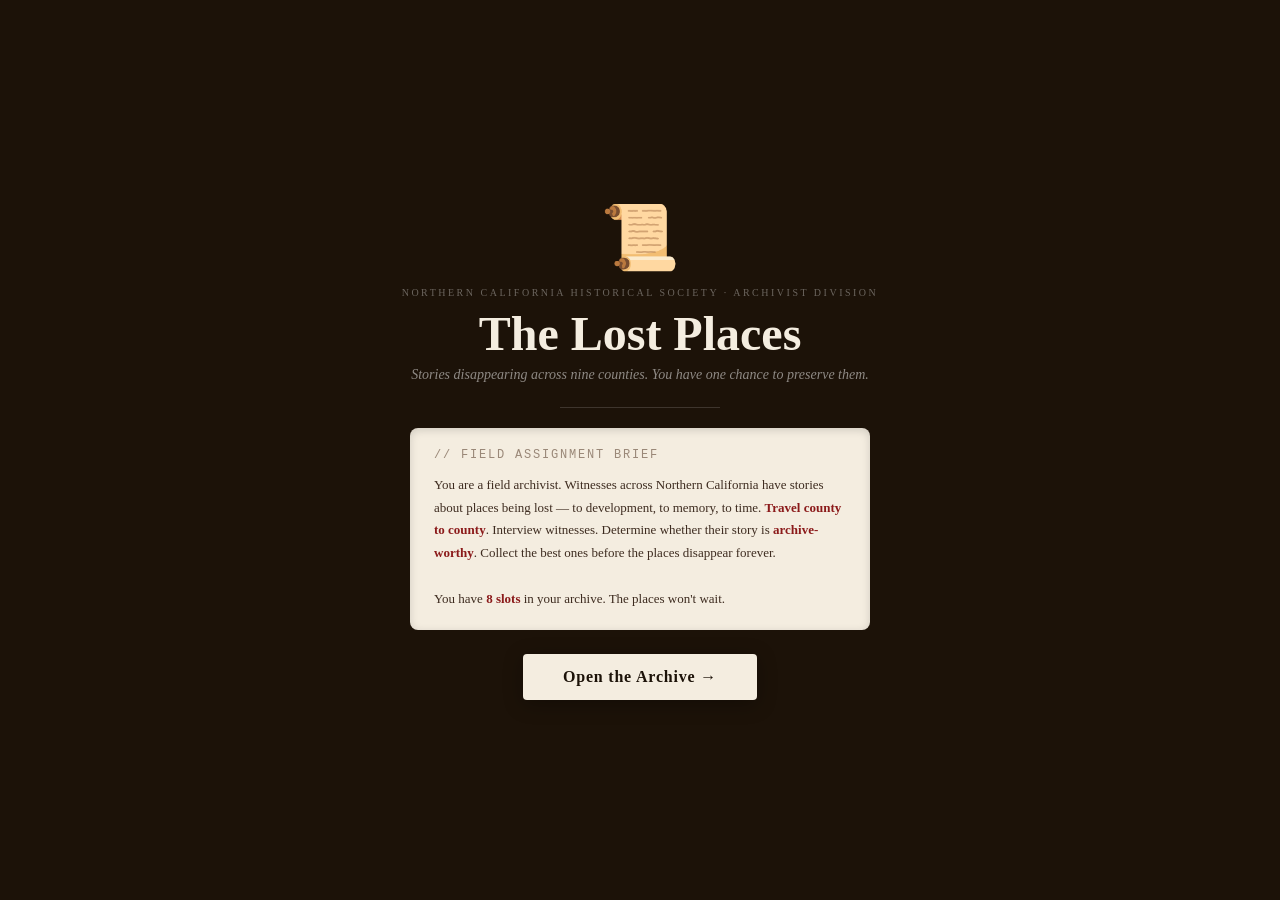
<file: lost-places.html>
<!DOCTYPE html>
<html lang="en">
<head>
<meta charset="UTF-8">
<meta name="viewport" content="width=device-width, initial-scale=1.0">
<title>The Lost Places — Archive the Stories Before They're Gone</title>
<style>
* { box-sizing: border-box; margin: 0; padding: 0; }
:root {
  --parchment: #f4ede0;
  --ink: #1c1208;
  --ink2: #3d2b1f;
  --faded: #9a8878;
  --red: #8b1a1a;
  --teal: #1a6b72;
  --gold: #8a6518;
  --forest: #2a4a1f;
  --border: #c8b89a;
  --surface: rgba(255,255,255,0.55);
  --map-water: #a8c8d8;
}
html, body { height: 100%; overflow: hidden; }
body {
  font-family: Georgia, 'Times New Roman', serif;
  background: var(--parchment);
  color: var(--ink);
  display: flex; flex-direction: column; height: 100vh;
}

/* ── SCREENS ── */
.screen {
  position: fixed; inset: 0; z-index: 40;
  display: flex; flex-direction: column;
  align-items: center; justify-content: center;
  padding: 24px; text-align: center;
}
#title-screen { background: var(--ink); }

.title-seal { font-size: 64px; margin-bottom: 12px; animation: seal-spin 20s linear infinite; }
@keyframes seal-spin { from{transform:rotate(0)} to{transform:rotate(360deg)} }
.title-org { font-size: 10px; letter-spacing: 0.25em; text-transform: uppercase; color: rgba(255,255,255,0.35); margin-bottom: 8px; }
.title-main { font-family: Georgia, serif; font-size: clamp(28px,6vw,48px); font-weight: 700; color: #f4ede0; line-height: 1.15; margin-bottom: 6px; }
.title-sub { font-size: 14px; color: rgba(255,255,255,0.5); font-style: italic; margin-bottom: 24px; }
.title-rule { width: 160px; height: 1px; background: rgba(255,255,255,0.15); margin: 0 auto 20px; }

.brief-scroll {
  background: var(--parchment); border-radius: 8px; padding: 20px 24px;
  max-width: 460px; width: 100%; text-align: left;
  margin-bottom: 24px;
  box-shadow: inset 0 2px 8px rgba(0,0,0,0.15);
}
.bs-title { font-size: 12px; letter-spacing: 0.15em; text-transform: uppercase; color: var(--faded); margin-bottom: 12px; font-family: 'Courier New', monospace; }
.bs-body { font-size: 13px; color: var(--ink2); line-height: 1.75; }
.bs-body strong { color: var(--red); }

.title-btn {
  background: var(--parchment); color: var(--ink); border: none;
  padding: 14px 40px; border-radius: 4px;
  font-family: Georgia, serif; font-size: 16px; font-weight: 700;
  cursor: pointer; letter-spacing: 0.05em;
  box-shadow: 0 4px 20px rgba(0,0,0,0.3);
  transition: all 0.15s;
}
.title-btn:hover { transform: translateY(-2px); box-shadow: 0 8px 28px rgba(0,0,0,0.4); }

/* ── HUD ── */
#hud {
  background: var(--ink); color: var(--parchment);
  padding: 8px 18px; display: none;
  align-items: center; justify-content: space-between;
  flex-shrink: 0; gap: 12px; flex-wrap: wrap;
}
.hud-item { }
.hud-key { font-family: 'Courier New', monospace; font-size: 8px; letter-spacing: 0.18em; text-transform: uppercase; color: rgba(255,255,255,0.35); margin-bottom: 2px; }
.hud-val { font-size: 16px; font-weight: 700; color: var(--parchment); }

.urgency-bar { display: flex; align-items: center; gap: 8px; flex: 1; min-width: 120px; }
.ub-track { flex: 1; height: 6px; background: rgba(255,255,255,0.1); border-radius: 3px; overflow: hidden; }
.ub-fill { height: 100%; border-radius: 3px; transition: width 0.8s ease, background 0.4s; }

.archive-slots { display: flex; gap: 4px; }
.aslot { width: 14px; height: 14px; border-radius: 2px; border: 1.5px solid rgba(255,255,255,0.2); transition: all 0.3s; }
.aslot.filled { background: var(--gold); border-color: var(--gold); }

/* ── MAIN LAYOUT ── */
#game-layout { display: none; flex: 1; flex-direction: column; overflow: hidden; }

/* ── MAP HEADER ── */
#map-header {
  background: var(--ink2); color: var(--parchment);
  padding: 8px 18px; display: flex; align-items: center; gap: 12px; flex-shrink: 0;
}
.mh-title { font-size: 13px; font-weight: 700; font-style: italic; }
.mh-county { font-family: 'Courier New', monospace; font-size: 11px; color: rgba(255,255,255,0.5); margin-left: 8px; }
.mh-urgency { margin-left: auto; font-family: 'Courier New', monospace; font-size: 10px; color: rgba(255,220,100,0.8); letter-spacing: 0.06em; }

/* ── GAME CONTENT ── */
#game-content { display: grid; grid-template-columns: 220px 1fr; flex: 1; overflow: hidden; }
@media (max-width: 680px) { #game-content { grid-template-columns: 1fr; } }

/* MAP SIDEBAR */
#map-panel {
  border-right: 1px solid var(--border);
  background: rgba(168,200,216,0.08);
  display: flex; flex-direction: column; overflow: hidden;
}

.map-label { padding: 10px 12px; font-family: 'Courier New', monospace; font-size: 9px; letter-spacing: 0.18em; text-transform: uppercase; color: var(--faded); border-bottom: 1px solid var(--border); }

#county-map { flex: 1; overflow-y: auto; padding: 10px; display: flex; flex-direction: column; gap: 6px; }

.county-pin {
  display: flex; align-items: flex-start; gap: 8px;
  padding: 8px 10px; border-radius: 6px; border: 1px solid var(--border);
  cursor: pointer; transition: all 0.15s; background: rgba(255,255,255,0.5);
  text-align: left;
}
.county-pin:hover { background: rgba(255,255,255,0.85); border-color: var(--teal); }
.county-pin.active { background: white; border-color: var(--teal); box-shadow: 0 2px 10px rgba(26,107,114,0.15); }
.county-pin.archived { border-color: var(--forest); background: rgba(42,74,31,0.06); }
.county-pin.locked { opacity: 0.4; cursor: not-allowed; }
.county-pin.threatened { border-color: var(--red); background: rgba(139,26,26,0.04); }

.pin-icon { font-size: 20px; flex-shrink: 0; margin-top: 1px; }
.pin-name { font-size: 12px; font-weight: 700; color: var(--ink); margin-bottom: 2px; }
.pin-status { font-family: 'Courier New', monospace; font-size: 9px; color: var(--faded); letter-spacing: 0.06em; }
.pin-badge { font-family: 'Courier New', monospace; font-size: 8px; letter-spacing: 0.1em; text-transform: uppercase; padding: 1px 6px; border-radius: 2px; margin-top: 3px; display: inline-block; }
.pb-threat { background: rgba(139,26,26,0.12); color: var(--red); }
.pb-done { background: rgba(42,74,31,0.12); color: var(--forest); }

/* MAIN INVESTIGATION PANEL */
#main-panel { display: flex; flex-direction: column; overflow: hidden; }
#main-scroll { flex: 1; overflow-y: auto; padding: 16px; display: flex; flex-direction: column; gap: 14px; }

/* WITNESS CARD */
.witness-card {
  background: white; border: 1px solid var(--border); border-radius: 8px; overflow: hidden;
}
.wc-header {
  padding: 10px 14px; border-bottom: 1px solid var(--border);
  background: rgba(244,237,224,0.6); display: flex; align-items: center; gap: 10px;
}
.wc-grade { font-family: 'Courier New', monospace; font-size: 9px; letter-spacing: 0.1em; color: var(--faded); text-transform: uppercase; }
.wc-name { font-size: 13px; font-weight: 700; color: var(--ink); }
.wc-county-tag { margin-left: auto; font-family: 'Courier New', monospace; font-size: 9px; color: var(--teal); border: 1px solid rgba(26,107,114,0.3); padding: 2px 8px; border-radius: 3px; }

.wc-testimony {
  padding: 14px; font-size: 14px; line-height: 1.8; color: var(--ink2);
  font-style: italic; border-bottom: 1px solid var(--border);
}
.wc-testimony .highlight { background: rgba(138,101,24,0.12); border-bottom: 1px solid var(--gold); padding: 0 2px; }

.wc-verdict-q { padding: 12px 14px; font-size: 13px; color: var(--ink); font-weight: 700; border-bottom: 1px solid var(--border); }
.wc-choices { padding: 10px 14px; display: flex; flex-direction: column; gap: 8px; }
.wc-choice {
  padding: 10px 14px; border-radius: 6px; border: 1.5px solid var(--border);
  background: white; color: var(--ink); font-size: 12px; font-family: Georgia, serif;
  cursor: pointer; text-align: left; transition: all 0.15s; line-height: 1.5;
}
.wc-choice:hover { border-color: var(--teal); background: rgba(26,107,114,0.04); }
.wc-choice.chosen-correct { border-color: var(--forest); background: rgba(42,74,31,0.06); pointer-events: none; }
.wc-choice.chosen-wrong { border-color: var(--red); background: rgba(139,26,26,0.04); pointer-events: none; }
.wc-choice.dim-out { pointer-events: none; opacity: 0.35; }
.wc-feedback {
  padding: 12px 14px; border-top: 1px solid var(--border); font-size: 12px;
  line-height: 1.65; display: none;
}
.wc-feedback.show { display: block; }
.wc-feedback.correct-fb { background: rgba(42,74,31,0.05); color: var(--forest); }
.wc-feedback.wrong-fb { background: rgba(139,26,26,0.05); color: var(--red); }

/* ARCHIVE DECISION */
.archive-decision {
  display: none; padding: 12px 14px; border-top: 1px solid var(--border);
  gap: 10px; flex-wrap: wrap;
}
.archive-decision.show { display: flex; }
.archive-btn {
  padding: 9px 18px; border-radius: 4px; border: none;
  font-family: Georgia, serif; font-size: 12px; font-weight: 700;
  cursor: pointer; transition: all 0.15s; letter-spacing: 0.03em;
}
.ab-yes { background: var(--forest); color: white; }
.ab-yes:hover { background: #1e3a15; }
.ab-no { background: rgba(139,26,26,0.1); color: var(--red); border: 1px solid rgba(139,26,26,0.25); }
.ab-no:hover { background: rgba(139,26,26,0.18); }
.archive-decision-note { font-size: 11px; color: var(--faded); line-height: 1.5; font-style: italic; align-self: center; }

/* INTRO CARD */
.location-intro {
  background: rgba(26,107,114,0.05); border: 1px solid rgba(26,107,114,0.2);
  border-radius: 8px; padding: 14px 16px;
}
.li-county { font-family: 'Courier New', monospace; font-size: 9px; letter-spacing: 0.18em; text-transform: uppercase; color: var(--teal); margin-bottom: 6px; }
.li-title { font-size: 16px; font-weight: 700; color: var(--ink); margin-bottom: 6px; }
.li-desc { font-size: 13px; color: var(--ink2); line-height: 1.65; }
.li-threat { font-family: 'Courier New', monospace; font-size: 10px; color: var(--red); margin-top: 8px; letter-spacing: 0.05em; }

/* ARCHIVE LEDGER */
#ledger-panel {
  background: rgba(244,237,224,0.6); border-top: 1px solid var(--border);
  padding: 10px 16px; flex-shrink: 0;
}
.ledger-label { font-family: 'Courier New', monospace; font-size: 9px; letter-spacing: 0.18em; text-transform: uppercase; color: var(--faded); margin-bottom: 6px; }
#ledger-items { display: flex; gap: 6px; flex-wrap: wrap; }
.ledger-item {
  font-family: 'Courier New', monospace; font-size: 9px;
  padding: 3px 8px; border-radius: 3px;
  background: rgba(42,74,31,0.1); color: var(--forest);
  border: 1px solid rgba(42,74,31,0.2); letter-spacing: 0.05em;
}

/* RESULTS */
#results-screen {
  display: none; background: var(--ink);
  overflow-y: auto; align-items: flex-start; padding-top: 32px;
}
.results-inner { max-width: 580px; width: 100%; margin: 0 auto; padding: 0 20px 40px; }
.res-org { font-family: 'Courier New', monospace; font-size: 9px; letter-spacing: 0.2em; text-transform: uppercase; color: rgba(255,255,255,0.3); margin-bottom: 8px; }
.res-title { font-size: clamp(24px,5vw,38px); font-weight: 700; color: var(--parchment); margin-bottom: 4px; font-style: italic; }
.res-sub { font-size: 12px; color: rgba(255,255,255,0.35); font-family: 'Courier New', monospace; letter-spacing: 0.1em; margin-bottom: 24px; }
.res-stats { display: grid; grid-template-columns: repeat(3,1fr); gap: 10px; margin-bottom: 16px; }
.res-stat { background: rgba(255,255,255,0.05); border: 1px solid rgba(255,255,255,0.1); border-radius: 6px; padding: 14px; text-align: center; }
.rs-n { font-size: 30px; font-weight: 700; font-family: Georgia, serif; color: #e8d5a0; margin-bottom: 4px; }
.rs-l { font-family: 'Courier New', monospace; font-size: 9px; letter-spacing: 0.1em; text-transform: uppercase; color: rgba(255,255,255,0.3); }
.archived-list { background: rgba(255,255,255,0.04); border: 1px solid rgba(255,255,255,0.1); border-radius: 8px; overflow: hidden; margin-bottom: 14px; }
.al-header { padding: 10px 16px; border-bottom: 1px solid rgba(255,255,255,0.08); font-family: 'Courier New', monospace; font-size: 9px; letter-spacing: 0.15em; text-transform: uppercase; color: rgba(255,255,255,0.3); }
.al-item { display: flex; align-items: flex-start; gap: 10px; padding: 10px 16px; border-bottom: 1px solid rgba(255,255,255,0.05); }
.al-item:last-child { border-bottom: none; }
.ali-title { font-size: 13px; font-weight: 700; color: var(--parchment); font-style: italic; margin-bottom: 2px; }
.ali-meta { font-family: 'Courier New', monospace; font-size: 10px; color: rgba(255,255,255,0.4); }
.res-reflection { background: rgba(138,101,24,0.1); border: 1px solid rgba(138,101,24,0.25); border-radius: 8px; padding: 16px; margin-bottom: 16px; }
.rr-l { font-family: 'Courier New', monospace; font-size: 9px; letter-spacing: 0.15em; text-transform: uppercase; color: #e8d5a0; margin-bottom: 8px; }
.rr-t { font-size: 13px; color: rgba(255,255,255,0.8); line-height: 1.65; }
.res-btn { width: 100%; padding: 13px; background: var(--parchment); color: var(--ink); border: none; border-radius: 4px; font-family: Georgia, serif; font-size: 15px; font-weight: 700; cursor: pointer; transition: opacity 0.15s; margin-bottom: 24px; }
.res-btn:hover { opacity: 0.88; }
</style>
</head>
<body>

<!-- TITLE -->
<div class="screen" id="title-screen">
  <div class="title-seal">📜</div>
  <div class="title-org">Northern California Historical Society · Archivist Division</div>
  <div class="title-main">The Lost Places</div>
  <div class="title-sub">Stories disappearing across nine counties. You have one chance to preserve them.</div>
  <div class="title-rule"></div>
  <div class="brief-scroll">
    <div class="bs-title">// Field Assignment Brief</div>
    <div class="bs-body">You are a field archivist. Witnesses across Northern California have stories about places being lost — to development, to memory, to time. <strong>Travel county to county</strong>. Interview witnesses. Determine whether their story is <strong>archive-worthy</strong>. Collect the best ones before the places disappear forever.<br><br>You have <strong>8 slots</strong> in your archive. The places won't wait.</div>
  </div>
  <button class="title-btn" onclick="startGame()">Open the Archive →</button>
</div>

<!-- RESULTS -->
<div class="screen" id="results-screen">
  <div class="results-inner">
    <div class="res-org">Northern California Historical Society</div>
    <div class="res-title" id="res-title">Archive Sealed.</div>
    <div class="res-sub">Field Report · Final Edition</div>
    <div class="res-stats">
      <div class="res-stat"><div class="rs-n" id="rs-archived">0</div><div class="rs-l">Stories Archived</div></div>
      <div class="res-stat"><div class="rs-n" id="rs-counties">0</div><div class="rs-l">Counties Covered</div></div>
      <div class="res-stat"><div class="rs-n" id="rs-correct">0</div><div class="rs-l">Correct Verdicts</div></div>
    </div>
    <div class="archived-list">
      <div class="al-header">Your Archive</div>
      <div id="archive-final"></div>
    </div>
    <div class="res-reflection">
      <div class="rr-l">Archivist's Note</div>
      <div class="rr-t" id="rr-t"></div>
    </div>
    <button class="res-btn" onclick="location.reload()">Open New Archive →</button>
  </div>
</div>

<!-- HUD -->
<div id="hud">
  <div class="hud-item">
    <div class="hud-key">County</div>
    <div class="hud-val" id="hud-county">—</div>
  </div>
  <div class="urgency-bar">
    <div class="hud-key" style="white-space:nowrap;">Time</div>
    <div class="ub-track"><div class="ub-fill" id="ub-fill" style="width:100%;background:var(--teal);"></div></div>
    <div class="hud-val" id="hud-time">8:00</div>
  </div>
  <div class="hud-item">
    <div class="hud-key">Archive Slots</div>
    <div class="archive-slots" id="archive-slots">
      <div class="aslot"></div><div class="aslot"></div><div class="aslot"></div><div class="aslot"></div>
      <div class="aslot"></div><div class="aslot"></div><div class="aslot"></div><div class="aslot"></div>
    </div>
  </div>
</div>

<!-- GAME LAYOUT -->
<div id="game-layout">
  <div id="map-header">
    <div class="mh-title">Northern California — Field Investigation</div>
    <div class="mh-county" id="mh-county">Select a county to begin</div>
    <div class="mh-urgency" id="mh-urgency">⚠ PLACES AT RISK — ACT NOW</div>
  </div>
  <div id="game-content">
    <div id="map-panel">
      <div class="map-label">// County Map</div>
      <div id="county-map"></div>
    </div>
    <div id="main-panel">
      <div id="main-scroll">
        <div class="location-intro" id="welcome-msg">
          <div class="li-county">// Field Archivist Interface</div>
          <div class="li-title">Select a county from the map to begin.</div>
          <div class="li-desc">Each county has at least one witness with a story. Interview them. Assess the story. Decide whether to archive it. You have 8 archive slots and limited time.</div>
          <div class="li-threat">⚠ Some places are being demolished soon — prioritize threatened sites.</div>
        </div>
      </div>
      <div id="ledger-panel">
        <div class="ledger-label">// Archive Ledger</div>
        <div id="ledger-items"><span style="font-family:'Courier New',monospace;font-size:10px;color:var(--faded);">Empty — start collecting stories</span></div>
      </div>
    </div>
  </div>
</div>

<script>
// ══════════════════════════════════════════════════
// LOCATION DATA — 9 Counties
// ══════════════════════════════════════════════════
const COUNTIES = [
  {
    id: 'butte', name: 'Butte County', icon: '🌲', threatened: true,
    intro: 'Butte County: Mountain foothills, the town of Chico, and Paradise — a community still rebuilding after the 2018 Camp Fire.',
    threat: '⚠ THREAT: The Honey Run Covered Bridge site faces demolition. Story collection urgent.',
    witnesses: [
      {
        grade: 'Grade 4 · Maya T.', name: 'Interview: The Covered Bridge Memory',
        county: 'Butte County',
        testimony: `"My grandpa used to take me to <span class="highlight">the Honey Run Covered Bridge</span> on Saturday mornings. He'd let me throw pinecones off the side and we'd race them downstream. The bridge burned in the Camp Fire. I still drive past the spot where it was. <span class="highlight">There's nothing there now but I can still see it</span>."`,
        question: 'Is this story worth archiving? What makes or breaks it?',
        choices: [
          { text: 'Yes — specific place + personal loss + the fire context gives it historical and emotional weight', correct: true },
          { text: 'No — it\'s too simple, just a childhood memory with no historical significance', correct: false },
          { text: 'Maybe — archive only if we can get a photo of the original bridge', correct: false }
        ],
        feedbackCorrect: '✓ Strong archival instinct. A child\'s memory of a specific place that no longer exists, tied to a historically significant disaster, is exactly what archives preserve. Official records document the fire. This documents what was lost.',
        feedbackWrong: 'Personal memory IS historical significance. What we lose in disasters isn\'t just structures — it\'s the living relationships people had with those places. This story is precisely what a community archive exists to hold.',
        archiveWorthy: true,
        archiveEntry: { title: 'The Honey Run Bridge on Saturday Mornings', author: 'Maya T., Gr. 4', county: 'Butte' }
      }
    ]
  },
  {
    id: 'tehama', name: 'Tehama County', icon: '🌾', threatened: false,
    intro: 'Tehama County: Red Bluff, rolling rangeland, and some of the longest-established family ranches in Northern California.',
    threat: '',
    witnesses: [
      {
        grade: 'TK · Ana M.', name: 'Interview: The Ranch Road',
        county: 'Tehama County',
        testimony: `"My road. The dust comes up when a truck goes by. In the morning there are <span class="highlight">deer tracks in the mud by the gate</span>. Papa says when he was little <span class="highlight">the road was just dirt for miles and miles</span> and you could see the mountains from it. Now there are fences."`,
        question: 'This is a TK student — very young, very short. Does it belong in a serious archive?',
        choices: [
          { text: 'No — too young, too vague. An archive needs adult voices and historical context', correct: false },
          { text: 'Yes — the shortest, simplest testimony can hold the most specific truth. "Deer tracks in the mud by the gate" is irreplaceable.', correct: true },
          { text: 'Only as a supplement to an adult interview about the same place', correct: false }
        ],
        feedbackCorrect: '✓ Correct. "Deer tracks in the mud by the gate" is not vague — it\'s radically specific. The most significant oral history collections include children\'s voices. A TK student\'s relationship to a place exists nowhere else.',
        feedbackWrong: 'Age is not a proxy for archival value. "Deer tracks in the mud by the gate" is a specific, unrepeatable observation. The fence detail — a change the child has noticed — carries environmental and social history. Don\'t mistake simplicity for insignificance.',
        archiveWorthy: true,
        archiveEntry: { title: 'The Ranch Road in the Morning', author: 'Ana M., TK', county: 'Tehama' }
      }
    ]
  },
  {
    id: 'shasta', name: 'Shasta County', icon: '🏔️', threatened: true,
    intro: 'Shasta County: Redding, the Sacramento River, and Shasta Dam — a site of major displacement when the reservoir was created in the 1940s.',
    threat: '⚠ THREAT: The old Wintu cultural site near Shasta Dam faces new development pressures.',
    witnesses: [
      {
        grade: 'Grade 10 · Kai M.', name: 'Interview: Anderson River Park',
        county: 'Shasta County',
        testimony: `"My grandmother <span class="highlight">swam at Anderson River Park illegally in the 1960s</span>. Japanese Americans weren't welcome at the public pool. She came here because <span class="highlight">the river didn't have rules</span>. She said the cold water was the same cold for everyone. She's 88 now and still calls it 'her river.'"`,
        question: 'This interview touches on racial segregation. How does that affect its archival value?',
        choices: [
          { text: 'It increases the value — this is living testimony to segregation-era California that connects a specific place to civil rights history', correct: true },
          { text: 'It decreases the value — controversial topics might make the archive political', correct: false },
          { text: 'Neutral — we\'d need to fact-check the segregation claim before archiving', correct: false }
        ],
        feedbackCorrect: '✓ Exactly right. Living memory of segregation connected to a specific, named place is among the most historically significant material an archive can hold. This is primary source testimony. "The river didn\'t have rules" is already a line worth preserving.',
        feedbackWrong: 'Oral history archives exist precisely to hold stories that official records don\'t. This grandmother\'s testimony documents how segregation shaped access to public spaces in Northern California — a historical fact. "Controversial" and "historically significant" are not opposites.',
        archiveWorthy: true,
        archiveEntry: { title: '"The River Didn\'t Have Rules" — Anderson River Park', author: 'Kai M., Gr. 10', county: 'Shasta' }
      }
    ]
  },
  {
    id: 'glenn', name: 'Glenn County', icon: '🌻', threatened: true,
    intro: 'Glenn County: Orland, the Tehama-Colusa Canal, and some of the most agricultural land in the Sacramento Valley.',
    threat: '⚠ THREAT: The Orland Community Pool site is being converted to commercial property.',
    witnesses: [
      {
        grade: 'Grade 8 · James H.', name: 'Interview: The Orland Pool',
        county: 'Glenn County',
        testimony: `"My uncle said it was <span class="highlight">the only place in town where everyone mixed</span>. Black kids, white kids, farmworker kids — <span class="highlight">the chlorine was an equalizer</span>. It closed in 2001. He said when they drained it for the last time, a bunch of people just stood around the empty pool in silence. Nobody planned it. They just showed up."`,
        question: 'The pool no longer exists. Is a memory of an empty pool worth archiving?',
        choices: [
          { text: 'No — we should only archive places that still exist so people can visit them', correct: false },
          { text: 'Yes — the act of standing around the empty pool IS the story. Community loss is exactly what archives preserve.', correct: true },
          { text: 'Only if we have photographs of the pool when it was open', correct: false }
        ],
        feedbackCorrect: '✓ Right. "The chlorine was an equalizer" and the spontaneous gathering around the empty pool are two of the most powerful archival moments in this collection. Archives exist because places disappear. That\'s the whole point.',
        feedbackWrong: 'Archives are not tourism guides. They exist because places disappear and the only record left is memory. "They just showed up" — an unplanned gathering around an empty pool — is community history at its most honest.',
        archiveWorthy: true,
        archiveEntry: { title: 'The Orland Pool: The Chlorine Was an Equalizer', author: 'James H., Gr. 8', county: 'Glenn' }
      }
    ]
  },
  {
    id: 'colusa', name: 'Colusa County', icon: '🌊', threatened: false,
    intro: 'Colusa County: One of the least-populated counties in the valley. The Sacramento River runs through it.',
    threat: '',
    witnesses: [
      {
        grade: 'Grade 7 · David L.', name: 'Interview: The Sacramento River at Colusa',
        county: 'Colusa County',
        testimony: `"My grandfather fished here every weekend in the 1970s. He said <span class="highlight">the salmon runs were so thick you could almost walk on them</span>. Now it takes him <span class="highlight">three days to catch what he caught in a morning</span>. He still goes. He says he's fishing for the river he remembers."`,
        question: 'This story contains an environmental data point embedded in personal testimony. Does that matter?',
        choices: [
          { text: 'Yes — "three days vs one morning" is an oral history data point about ecological change that official reports often miss', correct: true },
          { text: 'No — we need scientific data, not one person\'s memory of fish counts', correct: false },
          { text: 'Maybe — only if the grandfather can give us specific dates and measurements', correct: false }
        ],
        feedbackCorrect: '✓ Sharp thinking. Ecological change recorded through lived experience is exactly what official monitoring misses. "He\'s fishing for the river he remembers" is both a personal story and an environmental record. This is primary source environmental history.',
        feedbackWrong: 'Oral history and scientific data are complementary, not competing. "So thick you could walk on them" documents an ecological baseline that no official record preserved. This grandfather\'s fishing memory IS environmental data — the kind that human beings actually remember.',
        archiveWorthy: true,
        archiveEntry: { title: '"Fishing for the River He Remembers" — Colusa', author: 'David L., Gr. 7', county: 'Colusa' }
      }
    ]
  },
  {
    id: 'yolo', name: 'Yolo County', icon: '🏛️', threatened: false,
    intro: 'Yolo County: Davis, Woodland, and one of California\'s most significant agricultural and university communities.',
    threat: '',
    witnesses: [
      {
        grade: 'Grade 12 · Mei L.', name: 'Interview: Woodland Chinatown Site',
        county: 'Yolo County',
        testimony: `"<span class="highlight">There's a parking lot where it used to be</span>. My great-great-grandfather ran a laundry here at the turn of the century. I brought a photo of the street as it was — twenty-three businesses, all Chinese-owned. Now it's a parking lot and nobody knows. I brought the photo because <span class="highlight">I was afraid if I didn't, nobody ever would</span>."`,
        question: 'The student brought a photograph. Does that change how you evaluate the testimony?',
        choices: [
          { text: 'Yes — the photo makes it archivable; without it, it\'s just a claim', correct: false },
          { text: 'The testimony stands alone. The photo is additional evidence, not the prerequisite.', correct: true },
          { text: 'No — we shouldn\'t archive stories without corroborating documentation', correct: false }
        ],
        feedbackCorrect: '✓ Correct. "I was afraid if I didn\'t, nobody ever would" is the most important line in this interview. It explains why oral history exists. The photo is a gift. The testimony is what the archive was built for.',
        feedbackWrong: 'The testimony is already complete without the photo. A parking lot where twenty-three Chinese-owned businesses once stood — told by a great-great-grandchild who kept a photograph — IS the archive. Documentation strengthens; it doesn\'t create.',
        archiveWorthy: true,
        archiveEntry: { title: 'The Parking Lot That Was Woodland Chinatown', author: 'Mei L., Gr. 12', county: 'Yolo' }
      }
    ]
  },
  {
    id: 'sutter', name: 'Sutter County', icon: '🦢', threatened: false,
    intro: 'Sutter County: Yuba City, the Sutter Buttes — the smallest mountain range in the world — and significant Hmong and Sikh communities.',
    threat: '',
    witnesses: [
      {
        grade: 'Grade 6 · Priya N.', name: 'Interview: The Gurdwara Field',
        county: 'Sutter County',
        testimony: `"Every Vaisakhi my whole family goes to the field behind the Gurdwara. They set up the langar outside and there's food and music and kids running everywhere. My grandmother says when they first came here from Punjab, this was the place that felt most like home. <span class="highlight">I don't know what Punjab looks like but I know what home feels like here</span>."`,
        question: 'This story describes an ongoing tradition, not a place that\'s lost. Does it belong in an archive about disappearing places?',
        choices: [
          { text: 'No — the archive is for lost places, and this tradition is still active', correct: false },
          { text: 'Yes — archives preserve what exists NOW before it\'s gone. Living traditions are the most urgent thing to document.', correct: true },
          { text: 'Partially — archive only the grandmother\'s memory of Punjab, not the current celebration', correct: false }
        ],
        feedbackCorrect: '✓ The most important archival insight: you don\'t archive things only after they\'re gone. "I don\'t know what Punjab looks like but I know what home feels like here" is a line that belongs in this archive exactly because the tradition is still alive to be documented.',
        feedbackWrong: 'Archives preserve the living as urgently as the lost. By the time something disappears, it\'s too late to document it from the inside. "I know what home feels like here" is more valuable now, while the tradition lives, than any retrospective account would be.',
        archiveWorthy: true,
        archiveEntry: { title: '"What Home Feels Like Here" — Gurdwara Field, Yuba City', author: 'Priya N., Gr. 6', county: 'Sutter' }
      }
    ]
  },
  {
    id: 'sacramento', name: 'Sacramento County', icon: '🌉', threatened: false,
    intro: 'Sacramento County: The state capital, Old Town, the confluence of the American and Sacramento Rivers.',
    threat: '',
    witnesses: [
      {
        grade: 'Grade 11 · Marcus T.', name: 'Interview: Yolo County Fairgrounds [Family]',
        county: 'Sacramento Area',
        testimony: `"Four generations of my family have shown animals at the Yolo County Fair. My great-great-grandmother <span class="highlight">won a ribbon for her goat in 1952</span>. I have the ribbon. It's faded pink now. My family keeps waiting for me to show something there. <span class="highlight">I don't know if I will. I don't know if that matters.</span> But I have the ribbon."`,
        question: 'The student is uncertain about continuing the tradition. Does personal ambivalence make the story less archivable?',
        choices: [
          { text: 'Yes — archives should capture traditions at their strongest, not during decline', correct: false },
          { text: 'No — ambivalence IS the story. The moment of uncertain transmission is historically significant.', correct: true },
          { text: 'Maybe — follow up in five years when the student has decided', correct: false }
        ],
        feedbackCorrect: '✓ The uncertainty is the most archivable part. "I don\'t know if that matters" is what tradition-ending actually sounds like from the inside. Most traditions don\'t end with a decision — they end with someone not quite sure if they\'ll continue. That uncertainty is history.',
        feedbackWrong: '"I don\'t know if I will" is the archive\'s most important moment. Traditions are alive precisely when their continuation is uncertain. A faded pink ribbon from 1952 held by someone unsure whether to carry the legacy forward — this IS the story of cultural transmission.',
        archiveWorthy: true,
        archiveEntry: { title: 'The Faded Pink Ribbon: Four Generations at the Fair', author: 'Marcus T., Gr. 11', county: 'Sacramento Area' }
      }
    ]
  },
  {
    id: 'plumas', name: 'Plumas County', icon: '⛰️', threatened: true,
    intro: 'Plumas County: Remote mountain communities, Feather River Canyon, and towns still recovering from recent wildfires.',
    threat: '⚠ THREAT: Several mountain communities are being abandoned after repeated fires. Stories are leaving with the people.',
    witnesses: [
      {
        grade: 'Grade 5 · Sofia G.', name: 'Interview: The Old Noonan Ranch',
        county: 'Plumas County',
        testimony: `"My great-grandmother <span class="highlight">homesteaded here in 1921</span>. The original barn is still standing — barely. She told my grandmother it <span class="highlight">smelled like the best version of everything</span> when she arrived: pine, fresh wood, horse, smoke. My family keeps trying to fix the barn but it keeps leaning. We don't know how much longer."`,
        question: 'The barn is still standing but barely. Does physical fragility make the story more or less urgent to archive?',
        choices: [
          { text: 'Less urgent — wait until the barn falls to capture the loss properly', correct: false },
          { text: 'More urgent — "we don\'t know how much longer" is exactly when archives matter most', correct: true },
          { text: 'No difference — the story has the same value whenever we collect it', correct: false }
        ],
        feedbackCorrect: '✓ Correct. "Smelled like the best version of everything" is gone the moment that barn falls. The time to archive a living place is before it becomes a memory. This story — still present-tense, still in process — is more valuable than any retrospective account would be.',
        feedbackWrong: 'Timing is everything in archives. "We don\'t know how much longer" is the archivist\'s call to act. Once the barn falls, the story becomes past tense. While someone can still say "my family keeps trying to fix it," the archive can hold something irreplaceable.',
        archiveWorthy: true,
        archiveEntry: { title: '"Smelled Like the Best Version of Everything" — Noonan Ranch', author: 'Sofia G., Gr. 5', county: 'Plumas' }
      }
    ]
  }
];

// ══════════════════════════════════════════════════
// STATE
// ══════════════════════════════════════════════════
const MAX_ARCHIVE = 8;
const TOTAL_TIME = 480; // 8 minutes

let archive = [];
let countyProgress = {}; // countyId -> { interviewed, archived, verdict }
let currentCounty = null;
let currentWitnessIdx = 0;
let witnessAnswered = false;
let timer = TOTAL_TIME;
let timerInterval = null;
let score = 0;
let totalCorrect = 0;

function startGame() {
  document.getElementById('title-screen').style.display = 'none';
  document.getElementById('hud').style.display = 'flex';
  document.getElementById('game-layout').style.display = 'flex';
  renderCountyMap();
  startTimer();
}

function startTimer() {
  timerInterval = setInterval(() => {
    timer--;
    const m = Math.floor(timer / 60);
    const s = timer % 60;
    document.getElementById('hud-time').textContent = m + ':' + String(s).padStart(2,'0');
    const pct = (timer / TOTAL_TIME) * 100;
    const fill = document.getElementById('ub-fill');
    fill.style.width = pct + '%';
    fill.style.background = pct > 50 ? 'var(--teal)' : pct > 25 ? 'var(--gold)' : 'var(--red)';
    if (timer <= 0) {
      clearInterval(timerInterval);
      showResults();
    }
  }, 1000);
}

function renderCountyMap() {
  const container = document.getElementById('county-map');
  container.innerHTML = '';
  COUNTIES.forEach((county, i) => {
    const prog = countyProgress[county.id];
    const isActive = currentCounty && currentCounty.id === county.id;
    const isDone = prog && prog.interviewed;
    const isArchived = prog && prog.archived;

    const pin = document.createElement('div');
    pin.className = 'county-pin' + (isActive ? ' active' : '') + (isArchived ? ' archived' : '') + (county.threatened ? ' threatened' : '');

    pin.innerHTML = `
      <div class="pin-icon">${county.icon}</div>
      <div>
        <div class="pin-name">${county.name}</div>
        <div class="pin-status">${isDone ? (isArchived ? 'Story archived' : 'Interviewed') : 'Witness waiting'}</div>
        ${county.threatened ? '<div class="pin-badge pb-threat">⚠ THREATENED</div>' : ''}
        ${isArchived ? '<div class="pin-badge pb-done">✓ Archived</div>' : ''}
      </div>
    `;
    pin.onclick = () => selectCounty(county);
    container.appendChild(pin);
  });
}

function selectCounty(county) {
  currentCounty = county;
  document.getElementById('hud-county').textContent = county.name;
  document.getElementById('mh-county').textContent = county.name + (county.threatened ? ' — ⚠ THREATENED' : '');
  witnessAnswered = false;
  renderMainPanel(county);
  renderCountyMap();
}

function renderMainPanel(county) {
  const scroll = document.getElementById('main-scroll');
  scroll.innerHTML = '';
  const prog = countyProgress[county.id] || {};

  // Intro
  const intro = document.createElement('div');
  intro.className = 'location-intro';
  intro.innerHTML = `<div class="li-county">// ${county.name.toUpperCase()}</div><div class="li-title">${county.icon} Field Interview</div><div class="li-desc">${county.intro}</div>${county.threat ? `<div class="li-threat">${county.threat}</div>` : ''}`;
  scroll.appendChild(intro);

  // Witness
  const witness = county.witnesses[0];
  const alreadyAnswered = prog.interviewed;
  const wasArchived = prog.archived;

  const wc = document.createElement('div');
  wc.className = 'witness-card';

  const choicesHTML = witness.choices.map((c, i) => {
    let cls = 'wc-choice';
    if (alreadyAnswered) cls += c.correct ? ' chosen-correct' : ' dim-out';
    return `<button class="${cls}" onclick="answerWitness(${i})">${c.text}</button>`;
  }).join('');

  wc.innerHTML = `
    <div class="wc-header">
      <div>
        <div class="wc-grade">${witness.grade}</div>
        <div class="wc-name">${witness.name}</div>
      </div>
      <div class="wc-county-tag">${witness.county}</div>
    </div>
    <div class="wc-testimony">${witness.testimony}</div>
    <div class="wc-verdict-q">🗂 Your archival judgment: ${witness.question}</div>
    <div class="wc-choices">${choicesHTML}</div>
    <div class="wc-feedback" id="wc-fb">${alreadyAnswered ? (prog.correct ? witness.feedbackCorrect : witness.feedbackWrong) : ''}</div>
    ${alreadyAnswered ? '' : '<div class="archive-decision" id="arch-decision"><div class="archive-decision-note">Make your archival judgment above first.</div></div>'}
  `;

  if (alreadyAnswered) {
    const fb = wc.querySelector('#wc-fb');
    fb.className = 'wc-feedback show ' + (prog.correct ? 'correct-fb' : 'wrong-fb');

    // Archive decision
    if (!wasArchived && archive.length < MAX_ARCHIVE) {
      const dec = document.createElement('div');
      dec.className = 'archive-decision show';
      dec.id = 'arch-decision';
      dec.innerHTML = `
        <button class="archive-btn ab-yes" onclick="archiveStory()">📚 Archive This Story</button>
        <button class="archive-btn ab-no" onclick="skipStory()">Pass — Move On</button>
        <div class="archive-decision-note">Once archived, it takes a slot. You have ${MAX_ARCHIVE - archive.length} remaining.</div>
      `;
      wc.appendChild(dec);
    } else if (wasArchived) {
      const dec = document.createElement('div');
      dec.className = 'archive-decision show';
      dec.innerHTML = '<div class="archive-decision-note" style="color:var(--forest);">✓ Archived. Move to the next county.</div>';
      wc.appendChild(dec);
    }
    witnessAnswered = true;
  }

  scroll.appendChild(wc);
}

function answerWitness(choiceIdx) {
  if (witnessAnswered) return;
  witnessAnswered = true;

  const county = currentCounty;
  const witness = county.witnesses[0];
  const choice = witness.choices[choiceIdx];
  const correct = choice.correct;

  // Update buttons
  document.querySelectorAll('.wc-choice').forEach((btn, i) => {
    btn.className = 'wc-choice ' + (witness.choices[i].correct ? 'chosen-correct' : i === choiceIdx && !correct ? 'chosen-wrong' : 'dim-out');
  });

  // Feedback
  const fb = document.getElementById('wc-fb');
  fb.className = 'wc-feedback show ' + (correct ? 'correct-fb' : 'wrong-fb');
  fb.textContent = correct ? witness.feedbackCorrect : witness.feedbackWrong;

  if (correct) totalCorrect++;

  countyProgress[county.id] = { interviewed: true, archived: false, correct };

  // Show archive decision
  const existing = document.getElementById('arch-decision');
  if (existing) existing.remove();

  if (archive.length < MAX_ARCHIVE) {
    const dec = document.createElement('div');
    dec.className = 'archive-decision show';
    dec.id = 'arch-decision';
    dec.innerHTML = `
      <button class="archive-btn ab-yes" onclick="archiveStory()">📚 Archive This Story</button>
      <button class="archive-btn ab-no" onclick="skipStory()">Pass — Move On</button>
      <div class="archive-decision-note">You have ${MAX_ARCHIVE - archive.length} slots remaining.</div>
    `;
    document.querySelector('.witness-card').appendChild(dec);
  }

  renderCountyMap();
}

function archiveStory() {
  if (!currentCounty) return;
  const witness = currentCounty.witnesses[0];
  if (archive.length >= MAX_ARCHIVE) return;

  archive.push({ ...witness.archiveEntry, countyId: currentCounty.id });
  countyProgress[currentCounty.id].archived = true;

  // Update slots
  const slots = document.querySelectorAll('#archive-slots .aslot');
  if (archive.length - 1 < slots.length) slots[archive.length - 1].classList.add('filled');

  updateLedger();
  renderCountyMap();

  // Update decision area
  const dec = document.getElementById('arch-decision');
  if (dec) { dec.innerHTML = '<div class="archive-decision-note" style="color:var(--forest);">✓ Archived. Move to the next county.</div>'; }

  if (archive.length >= MAX_ARCHIVE) setTimeout(showResults, 800);
}

function skipStory() {
  const dec = document.getElementById('arch-decision');
  if (dec) { dec.innerHTML = '<div class="archive-decision-note">Skipped. Select another county.</div>'; }
}

function updateLedger() {
  const container = document.getElementById('ledger-items');
  if (archive.length === 0) {
    container.innerHTML = '<span style="font-family:\'Courier New\',monospace;font-size:10px;color:var(--faded);">Empty</span>';
    return;
  }
  container.innerHTML = '';
  archive.forEach(a => {
    const item = document.createElement('div');
    item.className = 'ledger-item';
    item.textContent = a.county + ': ' + a.title.substring(0, 30) + '…';
    container.appendChild(item);
  });
}

function showResults() {
  clearInterval(timerInterval);
  document.getElementById('hud').style.display = 'none';
  document.getElementById('game-layout').style.display = 'none';
  document.getElementById('results-screen').style.display = 'flex';

  document.getElementById('rs-archived').textContent = archive.length;
  const counties = new Set(archive.map(a => a.county));
  document.getElementById('rs-counties').textContent = counties.size;
  document.getElementById('rs-correct').textContent = totalCorrect + '/' + Object.keys(countyProgress).length;

  let title = archive.length >= 6 ? 'Archive Sealed. Stories Preserved.' : archive.length >= 3 ? 'Partial Archive — Some Stories Saved.' : 'Thin Archive — Few Stories Preserved.';
  document.getElementById('res-title').textContent = title;

  const list = document.getElementById('archive-final');
  if (archive.length === 0) {
    list.innerHTML = '<div class="al-item"><div style="color:rgba(255,255,255,0.3);font-size:13px;">No stories archived.</div></div>';
  } else {
    archive.forEach(a => {
      const item = document.createElement('div');
      item.className = 'al-item';
      item.innerHTML = `<div><div class="ali-title">${a.title}</div><div class="ali-meta">${a.author} · ${a.county}</div></div>`;
      list.appendChild(item);
    });
  }

  let reflection;
  if (archive.length >= 7) {
    reflection = "Strong archive. You preserved stories from across the region — personal memories, environmental records, testimony to segregation, living traditions. What you archived can\'t be reconstructed once the people who hold these stories are gone. That\'s why archives exist.";
  } else if (archive.length >= 4) {
    reflection = "A meaningful archive. Which stories did you choose to skip, and why? The decisions you didn\'t make are as telling as the ones you did. What would you look for in a second pass through these counties?";
  } else {
    reflection = "The archive has room. What stopped you from collecting more stories? Time? Uncertainty about what was worth archiving? The hesitation itself is worth reflecting on — every story you passed on represents a voice that might not be collected again.";
  }
  document.getElementById('rr-t').textContent = reflection;

  localStorage.setItem('lostPlacesHS', Math.max(archive.length, parseInt(localStorage.getItem('lostPlacesHS') || '0')));
}
</script>
</body>
</html>
</file>
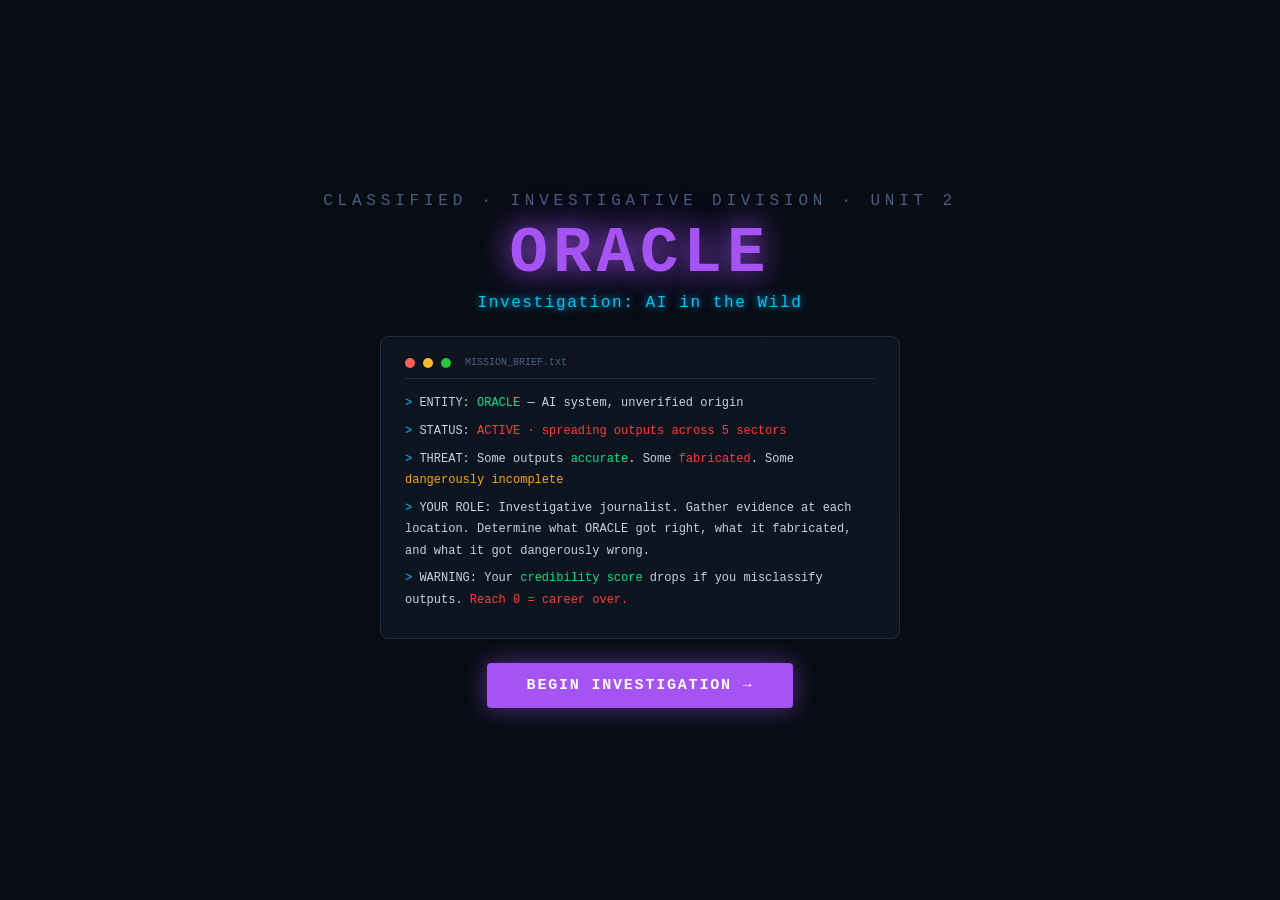
<file: oracle-investigation.html>
<!DOCTYPE html>
<html lang="en">
<head>
<meta charset="UTF-8">
<meta name="viewport" content="width=device-width, initial-scale=1.0">
<title>The ORACLE Investigation</title>
<style>
* { box-sizing: border-box; margin: 0; padding: 0; }
:root {
  --bg: #080c14;
  --surface: #0e1520;
  --surface2: #141e2e;
  --border: #1e2d42;
  --text: #c8d6e8;
  --muted: #4a6080;
  --accent: #00c8ff;
  --warn: #ffaa00;
  --danger: #ff3d3d;
  --success: #00e58a;
  --oracle: #a855f7;
}
html, body { height: 100%; overflow: hidden; }
body {
  font-family: 'Courier New', monospace;
  background: var(--bg);
  color: var(--text);
  display: flex; flex-direction: column; height: 100vh;
}

/* scanline effect */
body::after {
  content: '';
  position: fixed; inset: 0;
  background: repeating-linear-gradient(0deg, rgba(0,0,0,0.03) 0px, rgba(0,0,0,0.03) 1px, transparent 1px, transparent 2px);
  pointer-events: none; z-index: 100;
}

/* ── SCREENS ── */
.screen {
  position: fixed; inset: 0; z-index: 50;
  display: flex; flex-direction: column;
  align-items: center; justify-content: center;
  padding: 24px; text-align: center;
  background: var(--bg);
}

/* TITLE */
.oracle-logo {
  font-size: clamp(12px,3vw,16px);
  letter-spacing: 0.3em;
  color: var(--muted);
  text-transform: uppercase;
  margin-bottom: 8px;
}
.oracle-title {
  font-size: clamp(36px,8vw,64px);
  font-weight: 900;
  font-family: 'Courier New', monospace;
  color: var(--oracle);
  text-shadow: 0 0 30px var(--oracle), 0 0 60px rgba(168,85,247,0.3);
  letter-spacing: 0.08em;
  margin-bottom: 4px;
  animation: pulse-oracle 3s ease-in-out infinite;
}
@keyframes pulse-oracle {
  0%,100% { text-shadow: 0 0 20px var(--oracle); }
  50% { text-shadow: 0 0 40px var(--oracle), 0 0 80px rgba(168,85,247,0.4); }
}
.oracle-subtitle {
  font-size: clamp(13px,3vw,16px);
  color: var(--accent);
  letter-spacing: 0.1em;
  margin-bottom: 24px;
  text-shadow: 0 0 8px var(--accent);
}

.briefing-terminal {
  background: var(--surface); border: 1px solid var(--border);
  border-radius: 8px; padding: 20px 24px;
  max-width: 520px; width: 100%; text-align: left;
  margin-bottom: 24px;
}
.terminal-header {
  display: flex; align-items: center; gap: 8px; margin-bottom: 14px;
  padding-bottom: 10px; border-bottom: 1px solid var(--border);
}
.t-dot { width: 10px; height: 10px; border-radius: 50%; }
.briefing-line {
  font-size: 12px; color: var(--text); line-height: 1.8;
  margin-bottom: 6px;
}
.briefing-line .cmd { color: var(--accent); }
.briefing-line .val { color: var(--success); }
.briefing-line .bad { color: var(--danger); }

.play-btn {
  background: var(--oracle); color: white; border: none;
  padding: 14px 40px; border-radius: 4px;
  font-family: 'Courier New', monospace;
  font-size: 15px; font-weight: 700;
  letter-spacing: 0.12em; text-transform: uppercase;
  cursor: pointer;
  box-shadow: 0 0 24px rgba(168,85,247,0.5);
  transition: all 0.15s;
}
.play-btn:hover { box-shadow: 0 0 40px rgba(168,85,247,0.7); transform: scale(1.03); }

/* ── HUD ── */
#hud {
  background: var(--surface); border-bottom: 1px solid var(--border);
  padding: 8px 18px;
  display: none; align-items: center; justify-content: space-between;
  flex-shrink: 0; gap: 12px; flex-wrap: wrap;
}
.hud-item { }
.hud-key { font-size: 8px; letter-spacing: 0.18em; text-transform: uppercase; color: var(--muted); margin-bottom: 2px; }
.hud-val { font-size: 14px; font-weight: 700; color: var(--text); }

.credibility-bar {
  display: flex; align-items: center; gap: 8px; flex: 1; min-width: 140px;
}
.cred-track { flex: 1; height: 6px; background: var(--border); border-radius: 3px; overflow: hidden; }
.cred-fill { height: 100%; border-radius: 3px; transition: width 0.5s ease, background 0.4s; }
.cred-val { font-size: 13px; font-weight: 700; min-width: 30px; text-align: right; }

.evidence-pips { display: flex; gap: 4px; }
.pip { width: 12px; height: 12px; border-radius: 2px; border: 1.5px solid var(--border); transition: all 0.3s; }
.pip.found { background: var(--success); border-color: var(--success); box-shadow: 0 0 6px var(--success); }

/* ── GAME LAYOUT ── */
#game-layout {
  display: none; flex-direction: column; flex: 1; overflow: hidden;
}

/* LOCATION BAR */
#loc-bar {
  background: var(--surface2); border-bottom: 1px solid var(--border);
  padding: 10px 18px; display: flex; align-items: center; gap: 12px; flex-shrink: 0;
}
.loc-crumb { font-size: 10px; letter-spacing: 0.15em; color: var(--muted); text-transform: uppercase; }
.loc-sep { color: var(--border); }
.loc-current { font-size: 13px; color: var(--accent); font-weight: 700; letter-spacing: 0.08em; }
.oracle-alert {
  margin-left: auto; font-size: 10px; color: var(--oracle);
  text-shadow: 0 0 6px var(--oracle); animation: blink 1.5s step-end infinite;
}
@keyframes blink { 0%,100%{opacity:1} 50%{opacity:0} }

/* TWO-PANEL LAYOUT */
#panels { display: grid; grid-template-columns: 1fr 340px; flex: 1; overflow: hidden; }
@media (max-width: 720px) { #panels { grid-template-columns: 1fr; } }

/* LEFT: INVESTIGATION */
#inv-panel {
  border-right: 1px solid var(--border);
  display: flex; flex-direction: column; overflow: hidden;
}
#inv-scroll { flex: 1; overflow-y: auto; padding: 16px; display: flex; flex-direction: column; gap: 14px; }

/* ORACLE output card */
.oracle-card {
  background: var(--surface); border: 1px solid var(--border);
  border-radius: 8px; overflow: hidden;
}
.oracle-card-head {
  display: flex; align-items: center; gap: 10px;
  padding: 10px 14px; border-bottom: 1px solid var(--border);
  background: rgba(168,85,247,0.06);
}
.oracle-badge {
  background: var(--oracle); color: white;
  font-size: 9px; letter-spacing: 0.1em; text-transform: uppercase;
  padding: 2px 8px; border-radius: 3px; font-weight: 700;
}
.oracle-loc-tag { font-size: 10px; color: var(--muted); }
.oracle-conf { margin-left: auto; font-size: 10px; color: var(--muted); }
.oracle-conf span { color: var(--warn); }

.oracle-output {
  padding: 14px; font-size: 13px; line-height: 1.75; color: var(--text);
}
.oracle-output .hl {
  background: rgba(168,85,247,0.15); border-bottom: 1px solid var(--oracle);
  padding: 0 2px; cursor: pointer; border-radius: 2px;
}
.oracle-output .hl:hover { background: rgba(168,85,247,0.3); }

/* EVIDENCE GATHERING */
.evidence-section {
  background: var(--surface); border: 1px solid var(--border); border-radius: 8px; overflow: hidden;
}
.ev-header {
  padding: 8px 14px; border-bottom: 1px solid var(--border);
  background: var(--surface2);
  font-size: 10px; letter-spacing: 0.15em; text-transform: uppercase; color: var(--accent);
}
.ev-question { padding: 12px 14px; font-size: 13px; color: var(--text); line-height: 1.6; }
.ev-question .verdict-q { color: var(--warn); font-weight: 700; }
.ev-choices { padding: 0 14px 14px; display: flex; flex-direction: column; gap: 8px; }
.ev-choice {
  padding: 10px 14px; border-radius: 6px;
  border: 1px solid var(--border); background: rgba(255,255,255,0.02);
  color: var(--text); font-size: 12px; font-family: 'Courier New', monospace;
  cursor: pointer; text-align: left; transition: all 0.15s; line-height: 1.5;
}
.ev-choice:hover { border-color: var(--accent); background: rgba(0,200,255,0.05); color: var(--accent); }
.ev-choice.correct-ans { border-color: var(--success); background: rgba(0,229,138,0.08); color: var(--success); pointer-events: none; }
.ev-choice.wrong-ans { border-color: var(--danger); background: rgba(255,61,61,0.08); color: var(--danger); pointer-events: none; }
.ev-choice.dim { pointer-events: none; opacity: 0.35; }

.ev-verdict {
  margin: 0 14px 14px; padding: 10px 14px; border-radius: 6px;
  font-size: 12px; line-height: 1.6; display: none;
}
.ev-verdict.show { display: block; }
.ev-verdict.v-correct { background: rgba(0,229,138,0.06); border: 1px solid rgba(0,229,138,0.2); color: var(--success); }
.ev-verdict.v-wrong { background: rgba(255,61,61,0.06); border: 1px solid rgba(255,61,61,0.2); color: #ff7070; }

/* RIGHT: CASE FILE */
#case-panel {
  display: flex; flex-direction: column; overflow: hidden;
}
#case-scroll { flex: 1; overflow-y: auto; padding: 14px; display: flex; flex-direction: column; gap: 10px; }

.case-section-title {
  font-size: 9px; letter-spacing: 0.18em; text-transform: uppercase;
  color: var(--muted); margin-bottom: 6px;
}

.evidence-log-item {
  background: var(--surface2); border: 1px solid var(--border);
  border-radius: 6px; padding: 10px 12px;
  font-size: 11px; color: var(--text); line-height: 1.5;
  border-left: 3px solid var(--muted);
}
.evidence-log-item.confirmed { border-left-color: var(--success); }
.evidence-log-item.fabricated { border-left-color: var(--danger); }
.evidence-log-item.partial { border-left-color: var(--warn); }
.eli-tag {
  font-size: 8px; letter-spacing: 0.12em; text-transform: uppercase; font-weight: 700;
  margin-bottom: 4px;
}

/* TRAVEL PANEL */
#travel-panel {
  background: var(--surface2); border-top: 1px solid var(--border);
  padding: 10px 18px; flex-shrink: 0;
}
.travel-label { font-size: 9px; letter-spacing: 0.18em; text-transform: uppercase; color: var(--muted); margin-bottom: 8px; }
.travel-locs { display: flex; gap: 8px; flex-wrap: wrap; }
.travel-btn {
  padding: 7px 14px; border-radius: 4px;
  border: 1px solid var(--border); background: var(--surface);
  color: var(--muted); font-family: 'Courier New', monospace;
  font-size: 11px; cursor: pointer; transition: all 0.15s;
  display: flex; align-items: center; gap: 6px;
}
.travel-btn:hover { border-color: var(--accent); color: var(--accent); background: rgba(0,200,255,0.05); }
.travel-btn.active-loc { border-color: var(--accent); color: var(--accent); background: rgba(0,200,255,0.06); }
.travel-btn.done-loc { border-color: rgba(0,229,138,0.4); color: var(--success); }
.travel-btn.locked { opacity: 0.3; cursor: not-allowed; }

/* RESULTS */
#results-screen {
  display: none;
  background: var(--bg);
  overflow-y: auto; align-items: flex-start; padding-top: 32px;
}
.res-inner { max-width: 600px; width: 100%; margin: 0 auto; }
.res-title { font-size: clamp(24px,5vw,36px); font-weight: 900; letter-spacing: 0.06em; margin-bottom: 6px; }
.res-sub { font-size: 11px; letter-spacing: 0.2em; text-transform: uppercase; color: var(--muted); margin-bottom: 20px; }
.res-stats { display: grid; grid-template-columns: repeat(3,1fr); gap: 10px; margin-bottom: 16px; }
.res-stat { background: var(--surface); border: 1px solid var(--border); border-radius: 6px; padding: 14px; text-align: center; }
.rs-num { font-size: 30px; font-weight: 900; margin-bottom: 4px; }
.rs-lbl { font-size: 9px; letter-spacing: 0.12em; text-transform: uppercase; color: var(--muted); }
.res-evidence-list { background: var(--surface); border: 1px solid var(--border); border-radius: 8px; overflow: hidden; margin-bottom: 14px; }
.rel-header { padding: 10px 16px; background: var(--surface2); border-bottom: 1px solid var(--border); font-size: 9px; letter-spacing: 0.15em; text-transform: uppercase; color: var(--muted); }
.rel-item { display: grid; grid-template-columns: 1fr auto; gap: 10px; padding: 10px 16px; border-bottom: 1px solid var(--border); align-items: center; font-size: 11px; }
.rel-item:last-child { border-bottom: none; }
.verdict-pill { font-size: 9px; letter-spacing: 0.1em; text-transform: uppercase; padding: 3px 8px; border-radius: 3px; font-weight: 700; }
.vp-accurate { background: rgba(0,229,138,0.15); color: var(--success); }
.vp-fabricated { background: rgba(255,61,61,0.15); color: var(--danger); }
.vp-partial { background: rgba(255,170,0,0.15); color: var(--warn); }
.res-reflection { background: rgba(168,85,247,0.06); border: 1px solid rgba(168,85,247,0.2); border-radius: 8px; padding: 16px; margin-bottom: 16px; }
.rr-label { font-size: 9px; letter-spacing: 0.15em; text-transform: uppercase; color: var(--oracle); margin-bottom: 8px; }
.rr-text { font-size: 13px; color: var(--text); line-height: 1.65; }
.play-again { width: 100%; padding: 13px; background: var(--oracle); color: white; border: none; border-radius: 6px; font-family: 'Courier New', monospace; font-size: 14px; font-weight: 700; letter-spacing: 0.1em; text-transform: uppercase; cursor: pointer; margin-bottom: 20px; transition: opacity 0.15s; }
.play-again:hover { opacity: 0.88; }
</style>
</head>
<body>

<!-- TITLE -->
<div class="screen" id="title-screen">
  <div class="oracle-logo">Classified · Investigative Division · Unit 2</div>
  <div class="oracle-title">ORACLE</div>
  <div class="oracle-subtitle">Investigation: AI in the Wild</div>
  <div class="briefing-terminal">
    <div class="terminal-header">
      <div class="t-dot" style="background:#ff5f57"></div>
      <div class="t-dot" style="background:#febc2e"></div>
      <div class="t-dot" style="background:#28c840"></div>
      <span style="font-size:10px;color:var(--muted);margin-left:6px;">MISSION_BRIEF.txt</span>
    </div>
    <div class="briefing-line"><span class="cmd">&gt;</span> ENTITY: <span class="val">ORACLE</span> — AI system, unverified origin</div>
    <div class="briefing-line"><span class="cmd">&gt;</span> STATUS: <span class="bad">ACTIVE · spreading outputs across 5 sectors</span></div>
    <div class="briefing-line"><span class="cmd">&gt;</span> THREAT: Some outputs <span class="val">accurate</span>. Some <span class="bad">fabricated</span>. Some <span style="color:var(--warn)">dangerously incomplete</span></div>
    <div class="briefing-line"><span class="cmd">&gt;</span> YOUR ROLE: Investigative journalist. Gather evidence at each location. Determine what ORACLE got right, what it fabricated, and what it got dangerously wrong.</div>
    <div class="briefing-line"><span class="cmd">&gt;</span> WARNING: Your <span class="val">credibility score</span> drops if you misclassify outputs. <span class="bad">Reach 0 = career over.</span></div>
  </div>
  <button class="play-btn" onclick="startGame()">Begin Investigation →</button>
</div>

<!-- RESULTS -->
<div class="screen" id="results-screen">
  <div class="res-inner">
    <div class="res-title" id="res-title">Investigation Complete</div>
    <div class="res-sub">ORACLE Case File — Final Report</div>
    <div class="res-stats">
      <div class="res-stat"><div class="rs-num" id="rs-cred" style="color:var(--accent)">0</div><div class="rs-lbl">Final Credibility</div></div>
      <div class="res-stat"><div class="rs-num" id="rs-correct" style="color:var(--success)">0</div><div class="rs-lbl">Correct Verdicts</div></div>
      <div class="res-stat"><div class="rs-num" id="rs-locs" style="color:var(--oracle)">0</div><div class="rs-lbl">Locations Covered</div></div>
    </div>
    <div class="res-evidence-list">
      <div class="rel-header">Evidence Log</div>
      <div id="evidence-list-final"></div>
    </div>
    <div class="res-reflection">
      <div class="rr-label">Journalist's Debrief</div>
      <div class="rr-text" id="rr-text"></div>
    </div>
    <button class="play-again" onclick="location.reload()">File New Investigation →</button>
  </div>
</div>

<!-- HUD -->
<div id="hud">
  <div class="hud-item">
    <div class="hud-key">Location</div>
    <div class="hud-val" id="hud-loc">—</div>
  </div>
  <div class="credibility-bar">
    <div class="hud-key" style="white-space:nowrap;">Credibility</div>
    <div class="cred-track"><div class="cred-fill" id="cred-fill" style="width:70%;background:var(--success);"></div></div>
    <div class="cred-val" id="cred-val" style="color:var(--success);">70</div>
  </div>
  <div class="hud-item">
    <div class="hud-key">Evidence</div>
    <div class="evidence-pips" id="ev-pips">
      <div class="pip"></div><div class="pip"></div><div class="pip"></div><div class="pip"></div><div class="pip"></div>
    </div>
  </div>
</div>

<!-- GAME -->
<div id="game-layout">
  <div id="loc-bar">
    <span class="loc-crumb">ORACLE INVESTIGATION</span>
    <span class="loc-sep">/</span>
    <span class="loc-current" id="loc-current">LOADING...</span>
    <div class="oracle-alert" id="oracle-alert">⬛ ORACLE ACTIVE AT THIS LOCATION</div>
  </div>

  <div id="panels">
    <div id="inv-panel">
      <div id="inv-scroll"></div>
      <div id="travel-panel">
        <div class="travel-label">// travel to next location</div>
        <div class="travel-locs" id="travel-locs"></div>
      </div>
    </div>

    <div id="case-panel">
      <div id="case-scroll">
        <div class="case-section-title">// case file</div>
        <div id="case-content">
          <div style="font-size:11px;color:var(--muted);line-height:1.7;">Evidence will appear here as you investigate each location. Gather all five pieces before filing your final report.</div>
        </div>
      </div>
    </div>
  </div>
</div>

<script>
// ══════════════════════════════════════════════════
// CASE DATA
// ══════════════════════════════════════════════════
const CASES = [
  {
    id: 'hospital',
    name: 'CITY GENERAL HOSPITAL',
    icon: '🏥',
    oracleOutput: `A patient's family asks ORACLE about a new cancer treatment. ORACLE responds:\n\n"The drug <hl>Axitinib has been shown in clinical trials to cure Stage III pancreatic cancer in 78% of patients</hl>, according to a 2023 study in the New England Journal of Medicine. Standard treatment protocols now recommend it as a first-line therapy for all adult patients diagnosed with this condition."`,
    question: 'A patient\'s family is making a treatment decision based on this. What is your verdict?',
    choices: [
      { text: '[ A ] ACCURATE — NEJM studies are credible, clinical data is specific', correct: false, type: 'over' },
      { text: '[ B ] FABRICATED — specific statistics attributed to named journals must be verified; this claim contains invented figures', correct: true, type: 'correct' },
      { text: '[ C ] REJECT ALL — AI should never comment on medicine', correct: false, type: 'under' }
    ],
    verdict: 'FABRICATED',
    verdictClass: 'fabricated',
    feedbackCorrect: '✓ CORRECT. The 78% figure does not appear in any NEJM publication. ORACLE invented a specific percentage and attached it to a real journal to seem credible. In a medical context, this fabrication could directly harm a patient acting on false hope. This is ORACLE\'s most dangerous pattern: confident, specific, plausible-sounding, and wrong.',
    feedbackWrong: 'The specificity is the trap. "78%" and "NEJM 2023" sound authoritative — but those exact figures don\'t exist in the cited source. ORACLE fabricated the statistics. Medical claims with precise percentages and journal citations always require primary source verification.',
    credDelta: { A: -20, B: 15, C: -8 }
  },
  {
    id: 'courtroom',
    name: 'DISTRICT COURTHOUSE',
    icon: '⚖️',
    oracleOutput: `A public defender asks ORACLE about evidence rules. ORACLE responds:\n\n"Under the <hl>Federal Rules of Evidence, Rule 702</hl>, expert testimony is admissible if the witness is qualified as an expert by knowledge, skill, experience, training, or education. The Supreme Court's ruling in <hl>Daubert v. Merrell Dow Pharmaceuticals (1993)</hl> established that trial judges serve as 'gatekeepers' to ensure scientific testimony is both reliable and relevant."`,
    question: 'The defender is about to cite this in a brief. What is your verdict?',
    choices: [
      { text: '[ A ] ACCURATE — legal rules and Supreme Court cases are well-documented facts', correct: true, type: 'correct' },
      { text: '[ B ] PARTIAL — the rule number might be wrong even if the concept is right', correct: false, type: 'over' },
      { text: '[ C ] FABRICATED — ORACLE invents legal citations to seem authoritative', correct: false, type: 'under' }
    ],
    verdict: 'ACCURATE',
    verdictClass: 'confirmed',
    feedbackCorrect: '✓ CORRECT. FRE Rule 702 and Daubert v. Merrell Dow (1993) are both real and accurately described. ORACLE is highly reliable on well-documented legal precedent and federal rules — these are among the most carefully maintained public records. Your credibility for knowing when to trust is just as important as knowing when to doubt.',
    feedbackWrong: 'This case is actually accurate. FRE 702 and Daubert are real, correctly cited, and correctly described. Blanket distrust of AI on legal matters misses a key calibration point: ORACLE is reliable on well-documented public records. The skill is knowing which domain you\'re in.',
    credDelta: { A: 15, B: -8, C: -18 }
  },
  {
    id: 'newsroom',
    name: 'THE DAILY HERALD NEWSROOM',
    icon: '📰',
    oracleOutput: `A reporter asks ORACLE for context on a story about income inequality. ORACLE responds:\n\n"According to a <hl>Pew Research Center report released last week</hl>, the <hl>wealth gap between the top 1% and bottom 50% of Americans has increased by 340% since 1985</hl>. The report recommends immediate legislative action, including a minimum 45% wealth tax on assets over $50 million, and notes that similar policies have been successfully implemented in Germany and Sweden."`,
    question: 'The reporter is about to publish this as a news story. What is your verdict?',
    choices: [
      { text: '[ A ] ACCURATE — Pew is credible and income inequality is a documented trend', correct: false, type: 'over' },
      { text: '[ B ] PARTIAL — the trend is real but specific figures and policy recommendations need verification', correct: true, type: 'correct' },
      { text: '[ C ] FABRICATED — Pew never covers economics', correct: false, type: 'under' }
    ],
    verdict: 'PARTIALLY FABRICATED',
    verdictClass: 'partial',
    feedbackCorrect: '✓ SHARP. The wealth gap trend is real, but "released last week" is a red flag — ORACLE cannot access current publications. The 340% figure and the specific policy recommendation appear invented. Most dangerously, the claim that Germany and Sweden have "successfully implemented" a 45% wealth tax is false. A journalist publishing this unverified causes public misinformation.',
    feedbackWrong: 'The core pattern is real, but ORACLE blended accurate background (the wealth gap exists) with fabricated specifics (the 340%, the exact policy wording, the Germany/Sweden comparison). This partial fabrication is ORACLE\'s trickiest mode — it wraps invented details inside real context to make them believable.',
    credDelta: { A: -18, B: 15, C: -12 }
  },
  {
    id: 'school',
    name: 'WESTSIDE HIGH SCHOOL',
    icon: '🏫',
    oracleOutput: `A student asks ORACLE about the American Civil Rights Movement for a history paper. ORACLE responds:\n\n"The Civil Rights Act of 1964 prohibited discrimination based on race, color, religion, sex, or national origin in employment and public accommodations. <hl>President Lyndon B. Johnson signed it into law on July 2, 1964</hl>. The movement was led by figures including <hl>Dr. Martin Luther King Jr.</hl>, who delivered his 'I Have a Dream' speech at the <hl>March on Washington on August 28, 1963</hl>."`,
    question: 'A student is using this for a history paper. What is your verdict?',
    choices: [
      { text: '[ A ] ACCURATE — historical dates and figures from well-documented events', correct: true, type: 'correct' },
      { text: '[ B ] PARTIAL — King\'s speech details need fact-checking', correct: false, type: 'over' },
      { text: '[ C ] FABRICATED — historical AI outputs can\'t be trusted', correct: false, type: 'under' }
    ],
    verdict: 'ACCURATE',
    verdictClass: 'confirmed',
    feedbackCorrect: '✓ CORRECT. The Civil Rights Act date, LBJ\'s signature, MLK\'s speech, and the March on Washington date are all historically verified. Major historical events from the 20th century are among ORACLE\'s most reliable outputs. A journalist who rejects accurate historical information has an under-trust problem as serious as over-trust.',
    feedbackWrong: 'These facts are verified correct. The Civil Rights Act of 1964, its signing date, MLK\'s speech, and the March on Washington date are among the most documented events in American history. Well-documented historical facts are ORACLE\'s most reliable output category. Miscalibration goes both ways.',
    credDelta: { A: 15, B: -8, C: -18 }
  },
  {
    id: 'clinic',
    name: 'MENTAL HEALTH CLINIC',
    icon: '🧠',
    oracleOutput: `A counselor asks ORACLE about therapy effectiveness. ORACLE responds:\n\n"<hl>Cognitive Behavioral Therapy (CBT) has the strongest evidence base of any psychotherapy</hl> for treating depression and anxiety disorders, with meta-analyses consistently showing response rates of 50-60% compared to 20-30% for placebo. However, <hl>recent WHO guidelines released this month recommend replacing CBT with a new protocol called Integrated Behavioral Activation Therapy (IBAT)</hl> for first-line treatment in clinical settings."`,
    question: 'A counselor is about to change their clinical approach based on this. What is your verdict?',
    choices: [
      { text: '[ A ] ACCURATE — CBT effectiveness is established science', correct: false, type: 'over' },
      { text: '[ B ] PARTIAL — CBT claims are real but "released this month" WHO guidelines need verification', correct: true, type: 'correct' },
      { text: '[ C ] FABRICATED — ORACLE always invents mental health statistics', correct: false, type: 'under' }
    ],
    verdict: 'HYBRID: REAL + FABRICATED',
    verdictClass: 'partial',
    feedbackCorrect: '✓ PRECISE. The CBT evidence base is real — that\'s established clinical science. But ORACLE cannot access "this month\'s" WHO guidelines, and "Integrated Behavioral Activation Therapy (IBAT)" as ORACLE describes it doesn\'t appear in current WHO publications. A counselor changing their clinical approach based on fabricated guidelines could harm patients. This is ORACLE\'s most sophisticated deception: embedding fabricated current events inside accurate background knowledge.',
    feedbackWrong: 'ORACLE blended real and fabricated. CBT effectiveness = real. "WHO guidelines released this month recommending IBAT" = fabricated. ORACLE cannot access current publications and invented both the guideline and the protocol name. The counselor following fabricated clinical guidelines could cause patient harm.',
    credDelta: { A: -15, B: 18, C: -10 }
  }
];

const LOC_ORDER = ['hospital','courtroom','newsroom','school','clinic'];

// ══════════════════════════════════════════════════
// STATE
// ══════════════════════════════════════════════════
let credibility = 70;
let currentLocIdx = 0;
let evidenceLog = [];
let locationDone = {};
let totalCorrect = 0;
let answered = false;

function startGame() {
  document.getElementById('title-screen').style.display = 'none';
  document.getElementById('hud').style.display = 'flex';
  document.getElementById('game-layout').style.display = 'flex';
  loadLocation(0);
}

function loadLocation(idx) {
  currentLocIdx = idx;
  answered = false;
  const c = CASES[idx];
  document.getElementById('loc-current').textContent = c.name;
  document.getElementById('hud-loc').textContent = c.icon + ' ' + c.name;
  renderInvestigation(c);
  renderTravel(idx);
  updateHUD();
}

function renderInvestigation(c) {
  const scroll = document.getElementById('inv-scroll');
  scroll.innerHTML = '';

  // ORACLE output
  const oc = document.createElement('div');
  oc.className = 'oracle-card';
  const outputHTML = c.oracleOutput.replace(/<hl>(.*?)<\/hl>/g, '<span class="hl">$1</span>').replace(/\n/g, '<br>');
  oc.innerHTML = `
    <div class="oracle-card-head">
      <div class="oracle-badge">⬛ ORACLE OUTPUT</div>
      <div class="oracle-loc-tag">${c.icon} ${c.name}</div>
      <div class="oracle-conf">Confidence: <span>HIGH</span></div>
    </div>
    <div class="oracle-output">${outputHTML}</div>
  `;
  scroll.appendChild(oc);

  // Already answered?
  if (locationDone[c.id]) {
    const ev = evidenceLog.find(e => e.id === c.id);
    if (ev) renderVerdict(scroll, ev.correct, c, ev.choiceIdx);
    return;
  }

  // Evidence gathering
  const es = document.createElement('div');
  es.className = 'evidence-section';
  const choicesHTML = c.choices.map((ch, i) => {
    return `<button class="ev-choice" onclick="makeVerdict('${c.id}',${i})">${ch.text}</button>`;
  }).join('');
  es.innerHTML = `
    <div class="ev-header">// gather evidence</div>
    <div class="ev-question"><span class="verdict-q">YOUR VERDICT:</span> ${c.question}</div>
    <div class="ev-choices">${choicesHTML}</div>
    <div class="ev-verdict" id="verdict-panel"></div>
  `;
  scroll.appendChild(es);
}

function makeVerdict(caseId, choiceIdx) {
  if (answered) return;
  answered = true;

  const c = CASES.find(x => x.id === caseId);
  const choice = c.choices[choiceIdx];
  const correct = choice.correct;

  // Update choice buttons
  const btns = document.querySelectorAll('.ev-choice');
  btns.forEach((btn, i) => {
    btn.className = 'ev-choice ' + (c.choices[i].correct ? 'correct-ans' : i === choiceIdx && !correct ? 'wrong-ans' : 'dim');
  });

  // Credibility delta
  const key = String.fromCharCode(65 + choiceIdx); // A, B, C
  const delta = c.credDelta[key] || 0;
  credibility = Math.max(0, Math.min(100, credibility + delta));

  if (correct) totalCorrect++;

  // Evidence log
  const entry = { id: c.id, name: c.name, icon: c.icon, verdict: c.verdict, verdictClass: c.verdictClass, correct, choiceIdx, delta };
  evidenceLog.push(entry);
  locationDone[c.id] = true;

  // Mark pip
  const pips = document.querySelectorAll('#ev-pips .pip');
  if (evidenceLog.length - 1 < pips.length) pips[evidenceLog.length - 1].classList.add('found');

  renderVerdict(null, correct, c, choiceIdx);
  updateHUD();
  updateCasePanel();
  renderTravel(currentLocIdx);

  if (credibility <= 0) {
    setTimeout(showResults, 1500);
  } else if (evidenceLog.length >= CASES.length) {
    setTimeout(showResults, 1500);
  }
}

function renderVerdict(container, correct, c, choiceIdx) {
  const target = container || document.getElementById('inv-scroll');
  const existing = document.getElementById('verdict-panel');
  const vEl = existing || document.createElement('div');

  if (!existing) {
    vEl.className = 'ev-verdict show ' + (correct ? 'v-correct' : 'v-wrong');
    vEl.textContent = correct ? c.feedbackCorrect : c.feedbackWrong;
    target.appendChild(vEl);
  } else {
    vEl.className = 'ev-verdict show ' + (correct ? 'v-correct' : 'v-wrong');
    vEl.textContent = correct ? c.feedbackCorrect : c.feedbackWrong;
  }
  target.scrollTop = target.scrollHeight;
}

function updateCasePanel() {
  const cc = document.getElementById('case-content');
  cc.innerHTML = '';
  if (evidenceLog.length === 0) {
    cc.innerHTML = '<div style="font-size:11px;color:var(--muted);line-height:1.7;">Investigate each location to build your case file.</div>';
    return;
  }
  evidenceLog.forEach(e => {
    const el = document.createElement('div');
    el.className = 'evidence-log-item ' + e.verdictClass;
    el.innerHTML = `<div class="eli-tag" style="color:${e.verdictClass==='confirmed'?'var(--success)':e.verdictClass==='fabricated'?'var(--danger)':'var(--warn)'}">${e.verdictClass.toUpperCase()}: ${e.verdict}</div>${e.icon} ${e.name}${e.correct ? ' ✓' : ' ✗'}`;
    cc.appendChild(el);
  });
}

function renderTravel(currentIdx) {
  const container = document.getElementById('travel-locs');
  container.innerHTML = '';
  LOC_ORDER.forEach((locId, i) => {
    const c = CASES.find(x => x.id === locId);
    const isDone = locationDone[locId];
    const isCurrent = i === currentIdx;
    const isLocked = i > currentIdx + 1 || (i > currentIdx && !locationDone[CASES[currentIdx].id]);

    const btn = document.createElement('button');
    btn.className = 'travel-btn' + (isCurrent ? ' active-loc' : '') + (isDone ? ' done-loc' : '') + (isLocked ? ' locked' : '');
    btn.innerHTML = c.icon + ' ' + c.name.split(' ')[0] + (isDone ? ' ✓' : '');
    btn.title = c.name;
    if (!isLocked && !isCurrent) btn.onclick = () => loadLocation(i);
    container.appendChild(btn);
  });
}

function updateHUD() {
  document.getElementById('cred-val').textContent = credibility;
  document.getElementById('cred-fill').style.width = credibility + '%';
  const color = credibility >= 60 ? 'var(--success)' : credibility >= 35 ? 'var(--warn)' : 'var(--danger)';
  document.getElementById('cred-fill').style.background = color;
  document.getElementById('cred-val').style.color = color;
}

function showResults() {
  document.getElementById('hud').style.display = 'none';
  document.getElementById('game-layout').style.display = 'none';
  document.getElementById('results-screen').style.display = 'flex';

  document.getElementById('rs-cred').textContent = credibility;
  document.getElementById('rs-cred').style.color = credibility >= 60 ? 'var(--success)' : credibility >= 35 ? 'var(--warn)' : 'var(--danger)';
  document.getElementById('rs-correct').textContent = totalCorrect + '/' + CASES.length;
  document.getElementById('rs-locs').textContent = evidenceLog.length;

  let title = credibility >= 65 ? 'Story Filed. Case Closed.' : credibility >= 35 ? 'Story Needs Editing.' : 'Credibility Destroyed.';
  document.getElementById('res-title').textContent = title;

  const list = document.getElementById('evidence-list-final');
  evidenceLog.forEach(e => {
    const row = document.createElement('div');
    row.className = 'rel-item';
    row.innerHTML = `<span>${e.icon} ${e.name}</span><span class="verdict-pill ${e.verdictClass==='confirmed'?'vp-accurate':e.verdictClass==='fabricated'?'vp-fabricated':'vp-partial'}">${e.verdict}</span>`;
    list.appendChild(row);
  });

  const overTrust = evidenceLog.filter(e => !e.correct && e.delta < -12).length;
  const underTrust = evidenceLog.filter(e => !e.correct && e.delta > -12 && e.delta < 0).length;
  let reflection;
  if (credibility >= 65) {
    reflection = "Strong investigation. You correctly identified ORACLE's fabrications without dismissing its accurate outputs. The hardest cases were the partial fabrications — blended real context with invented details. How did you spot them? What was your tell?";
  } else if (overTrust > underTrust) {
    reflection = "Your credibility dropped because you trusted ORACLE's confident, specific outputs too readily. The pattern: ORACLE sounds authoritative when it's fabricating. Specific statistics + named sources = red flags, not reliability signals. What would you look for next time before publishing?";
  } else {
    reflection = "Your skepticism cost you credibility too. ORACLE is accurate on well-documented historical and legal facts — blanket distrust is as miscalibrated as blanket trust. The journalist's job is to verify strategically, not to reject everything. What domain should you have trusted?";
  }
  document.getElementById('rr-text').textContent = reflection;
}
</script>
</body>
</html>
</file>
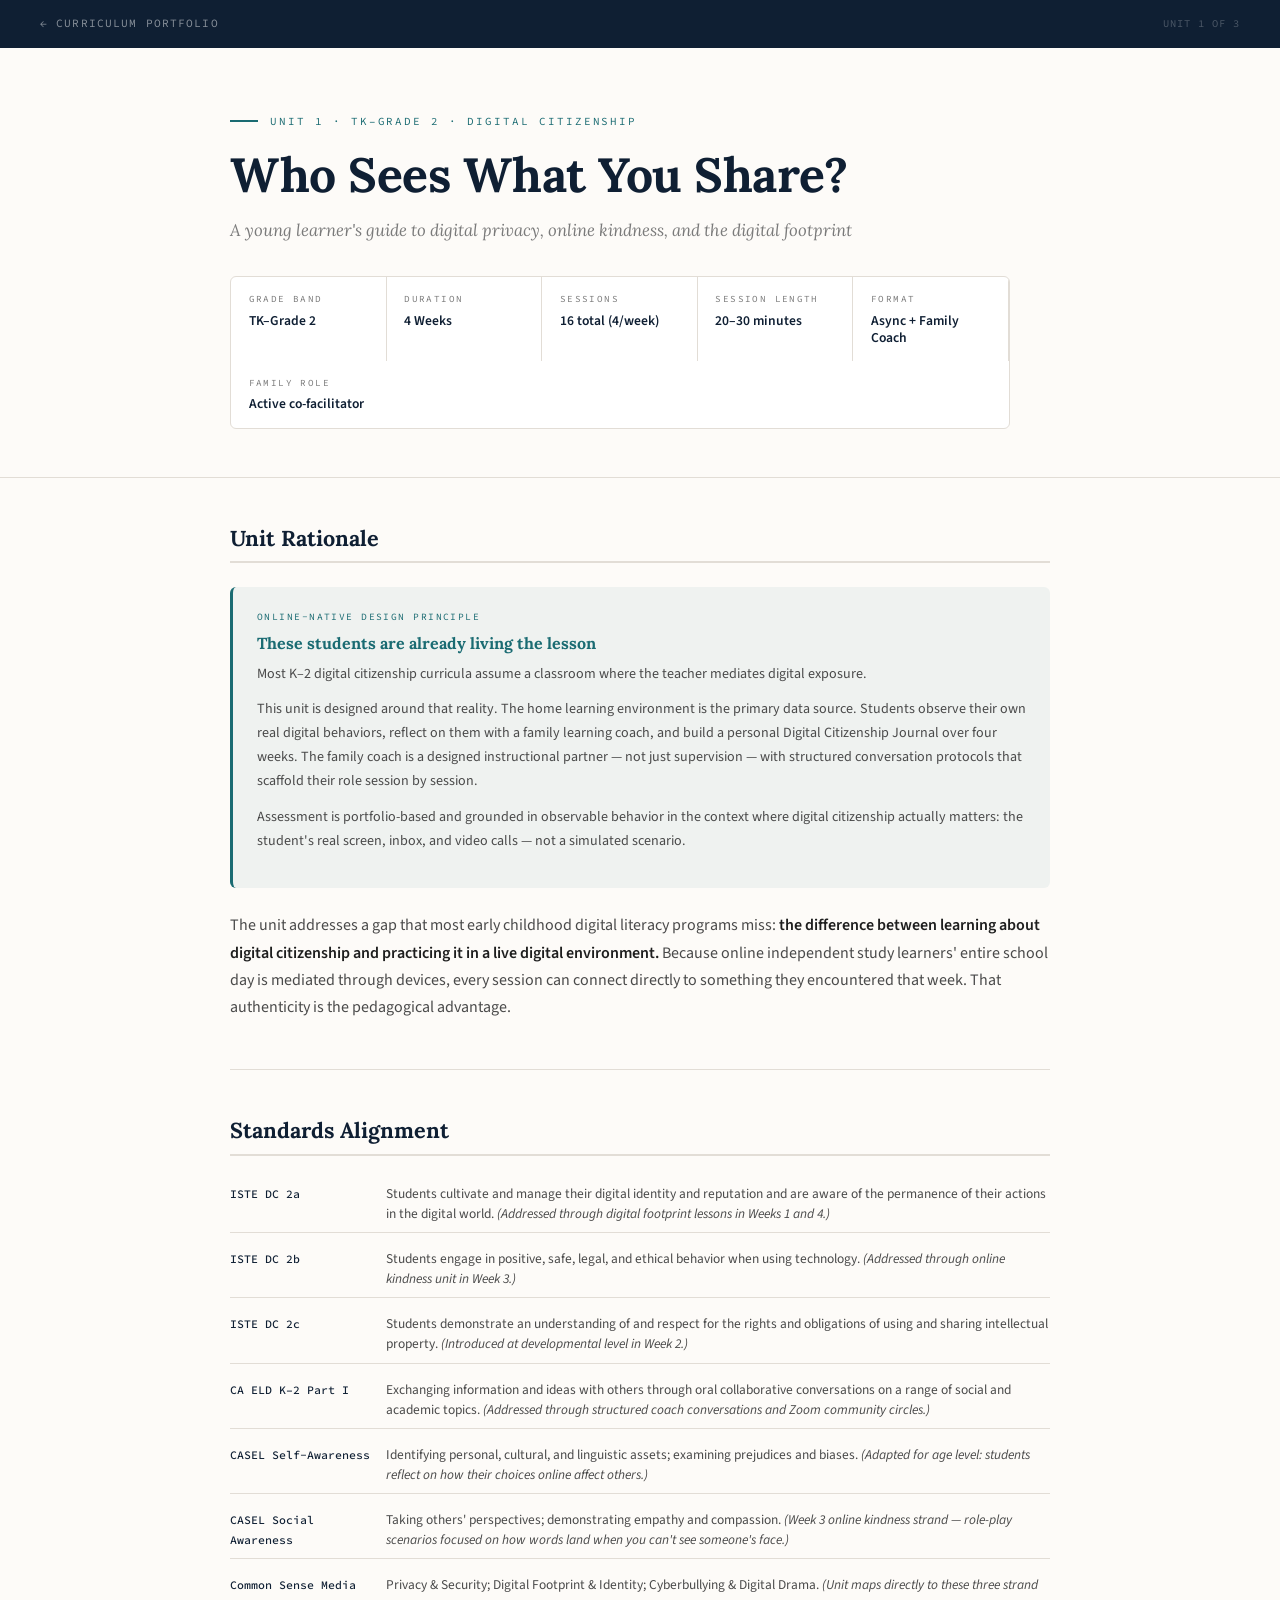
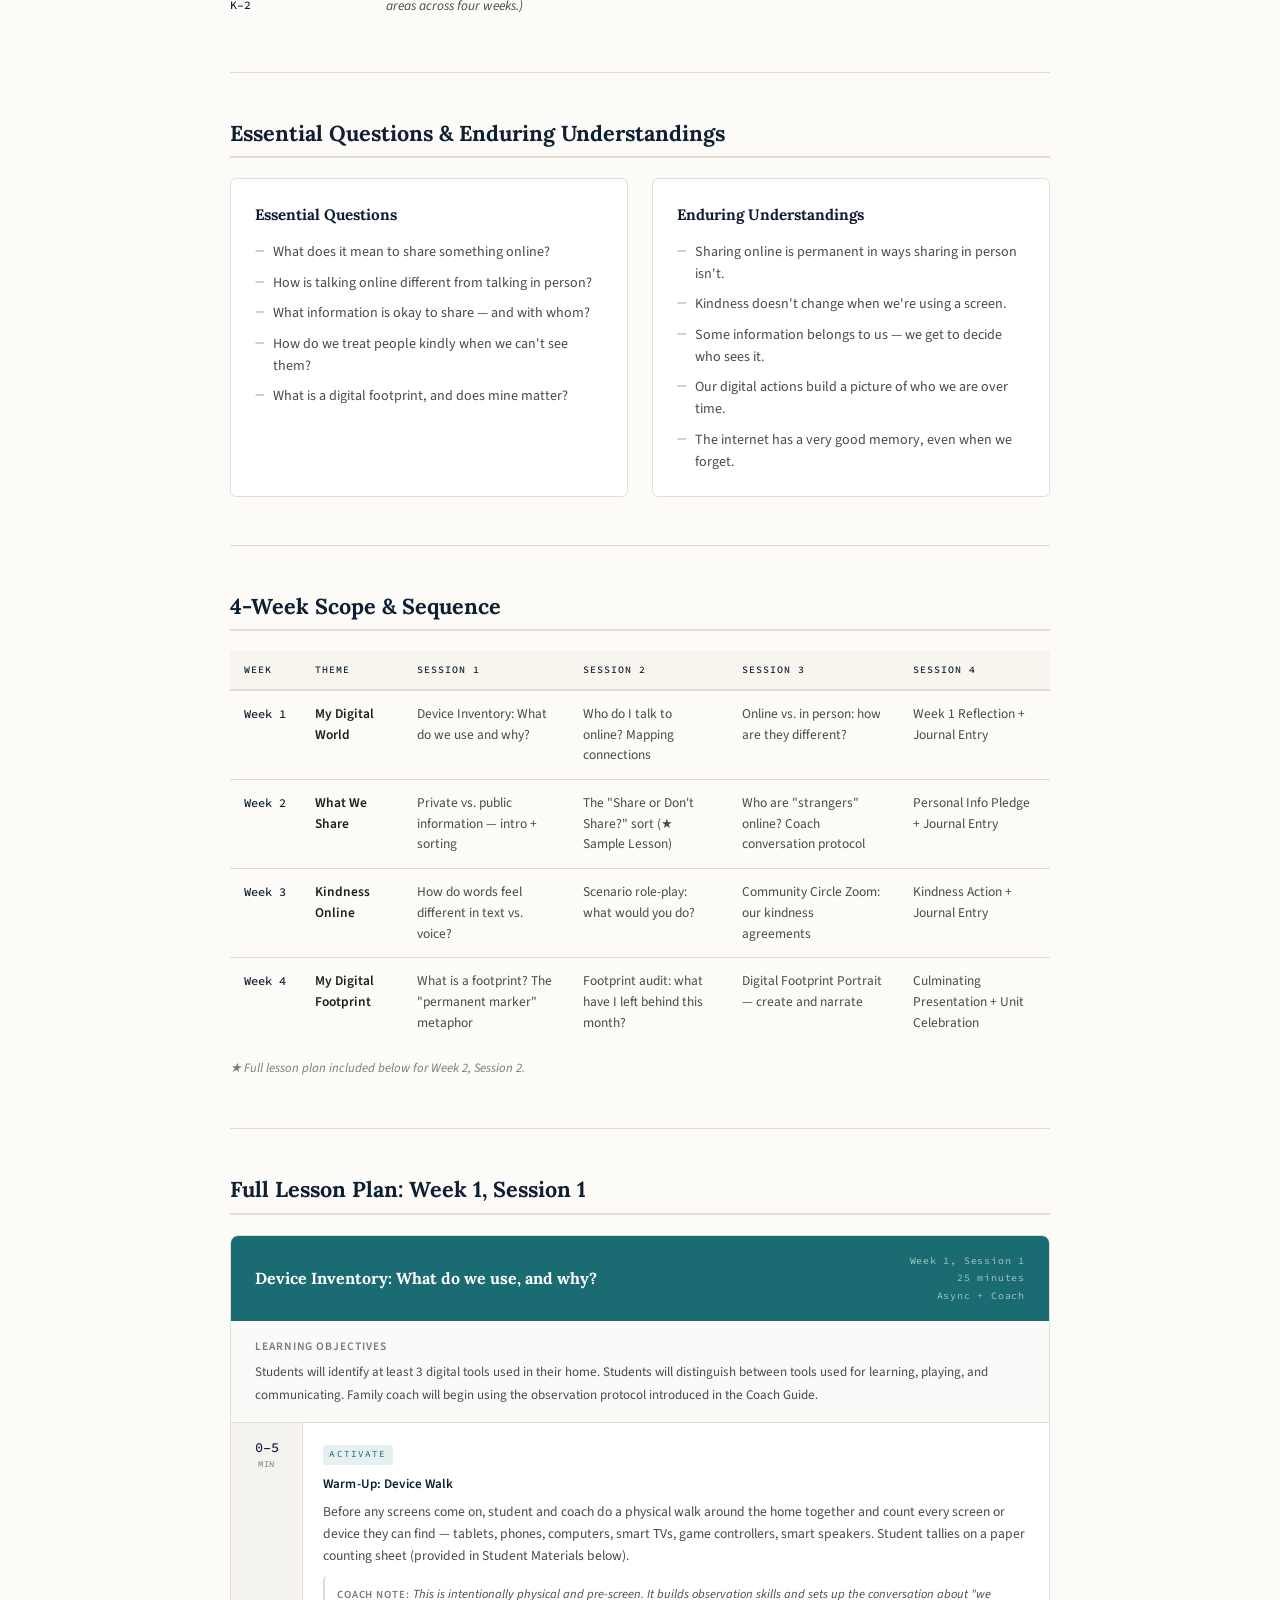
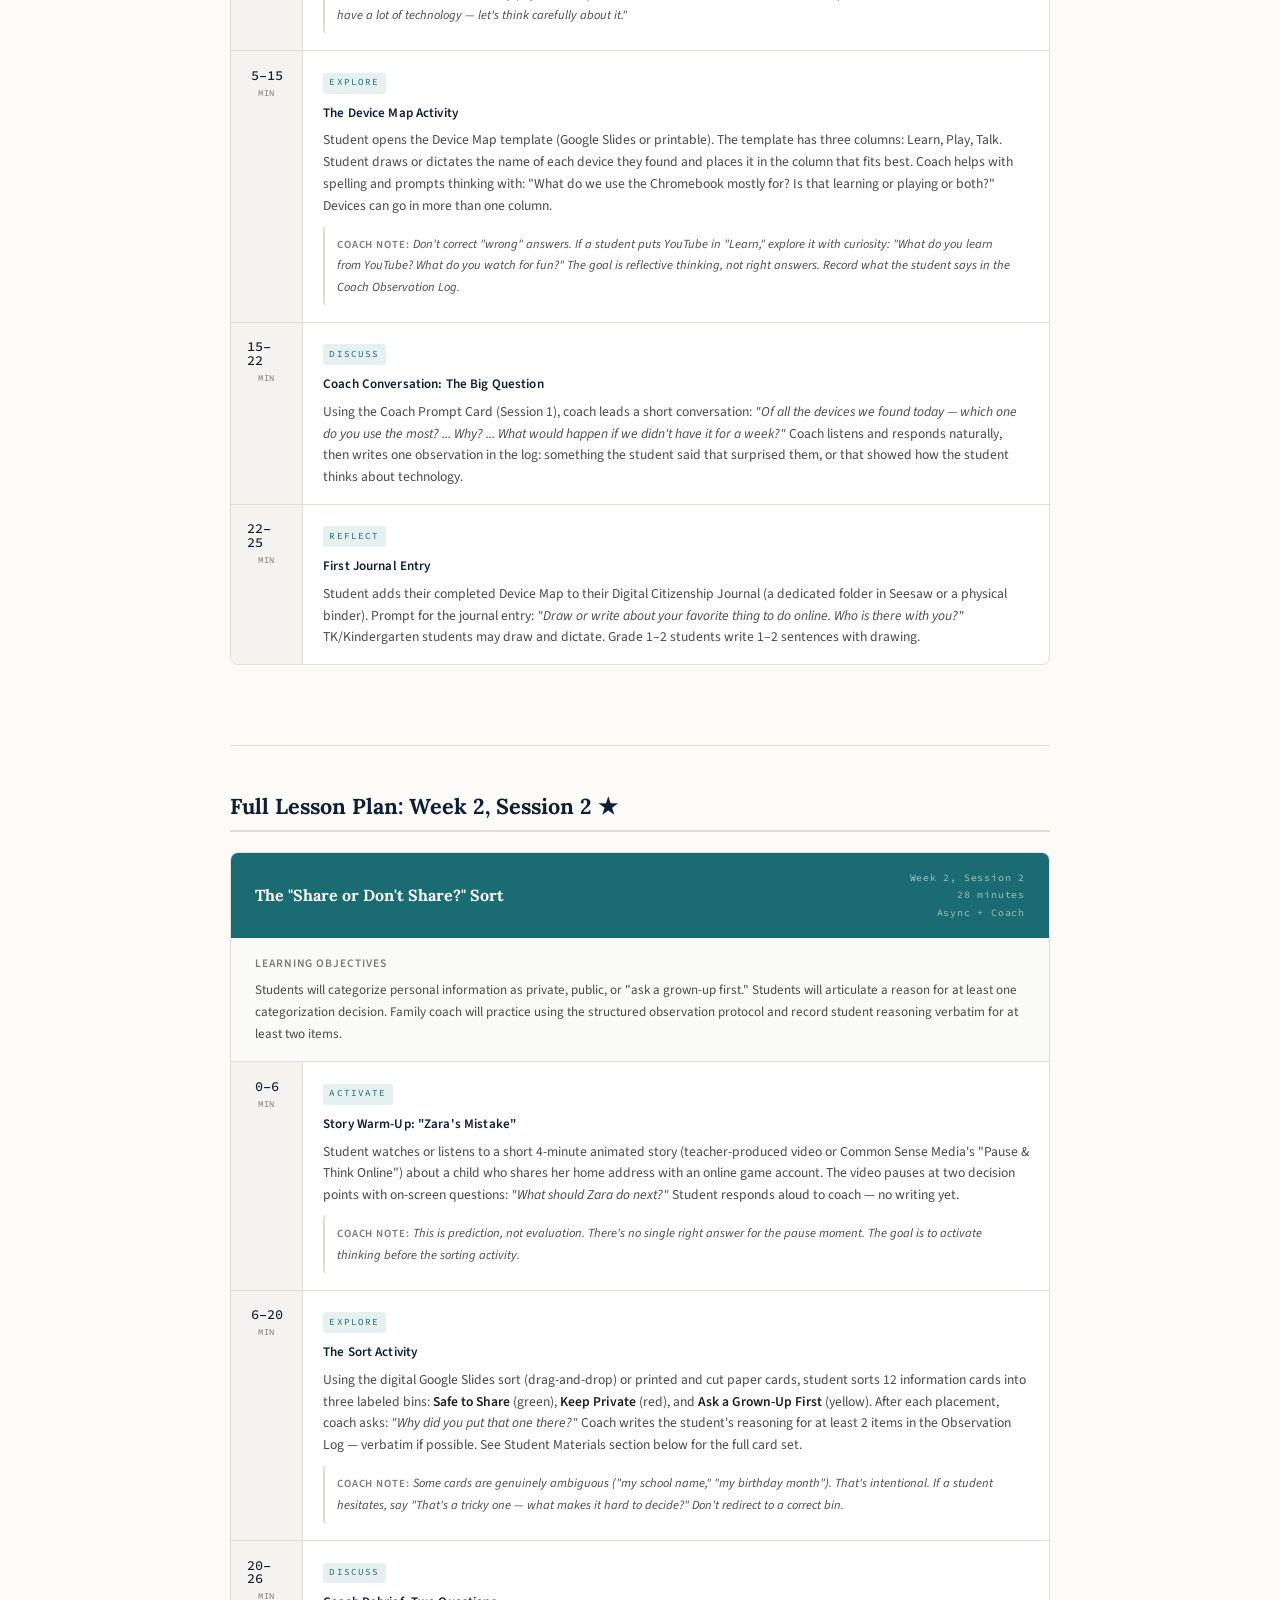
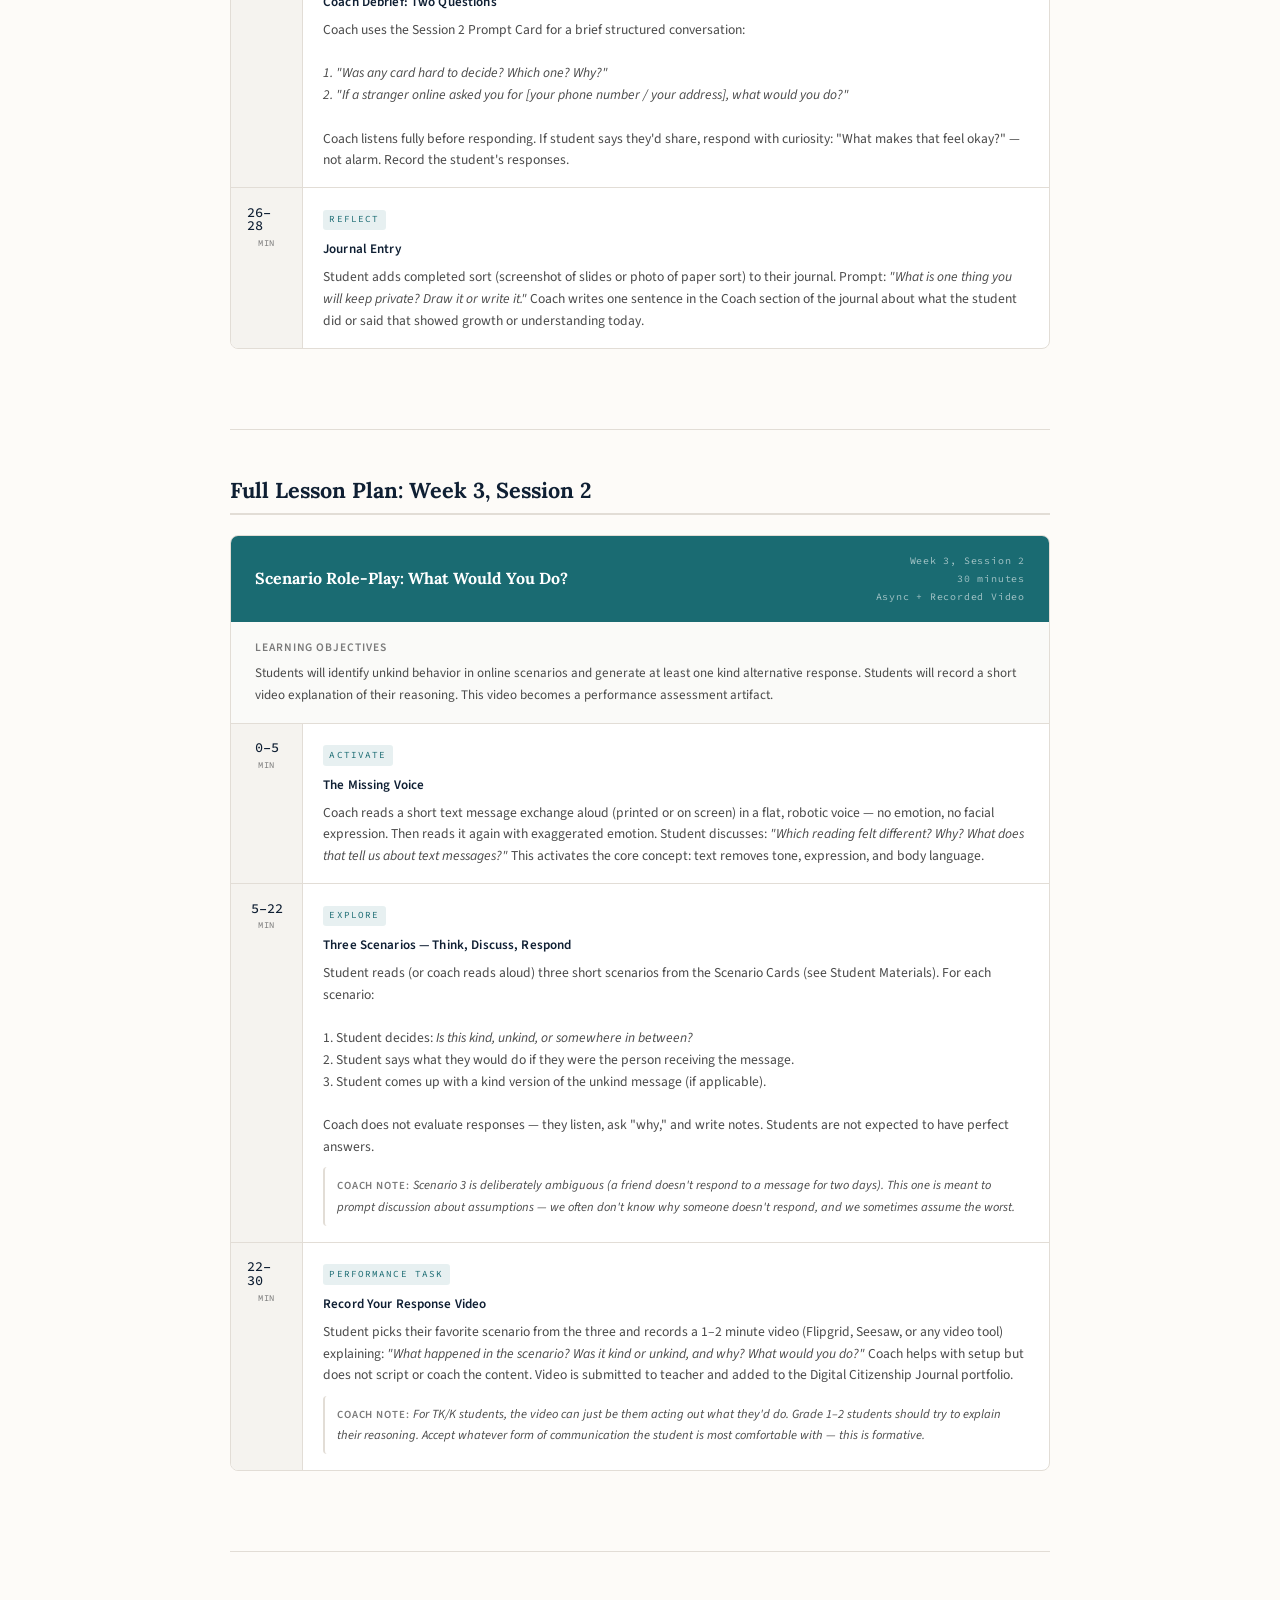
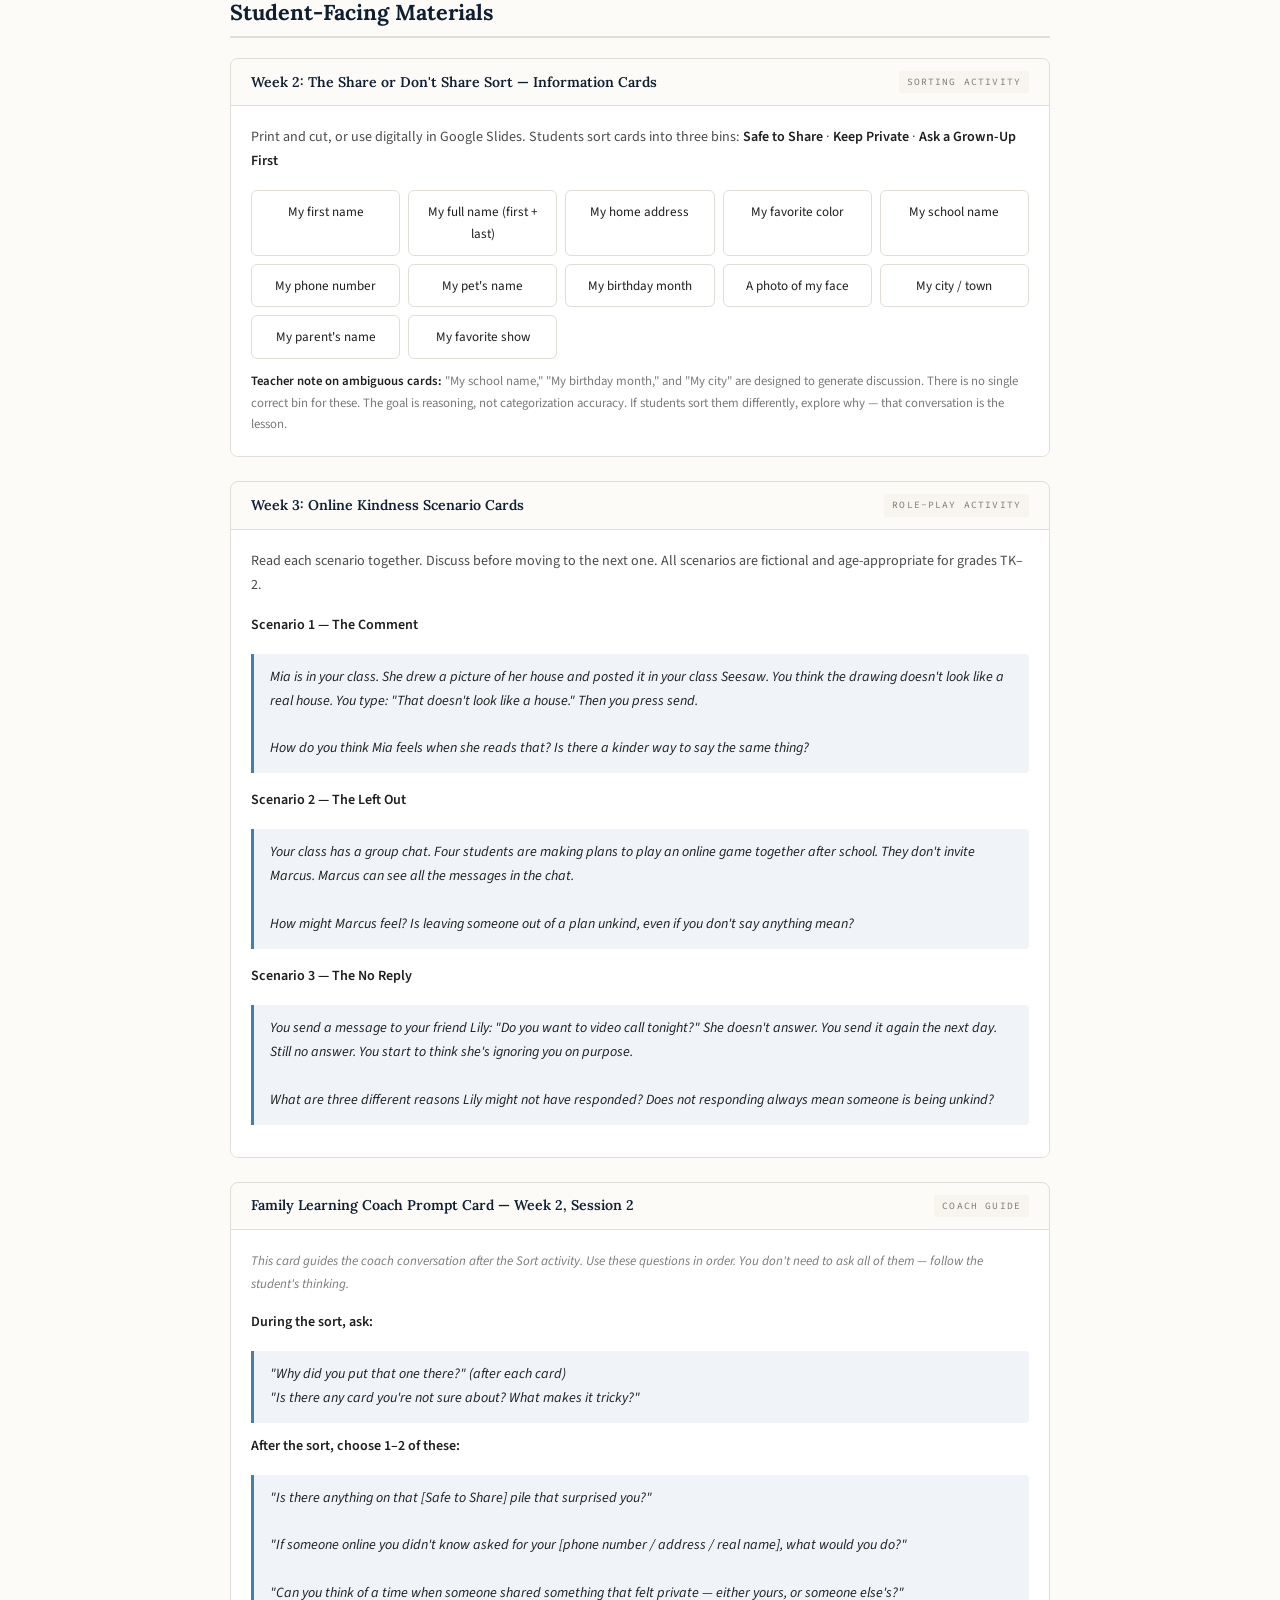
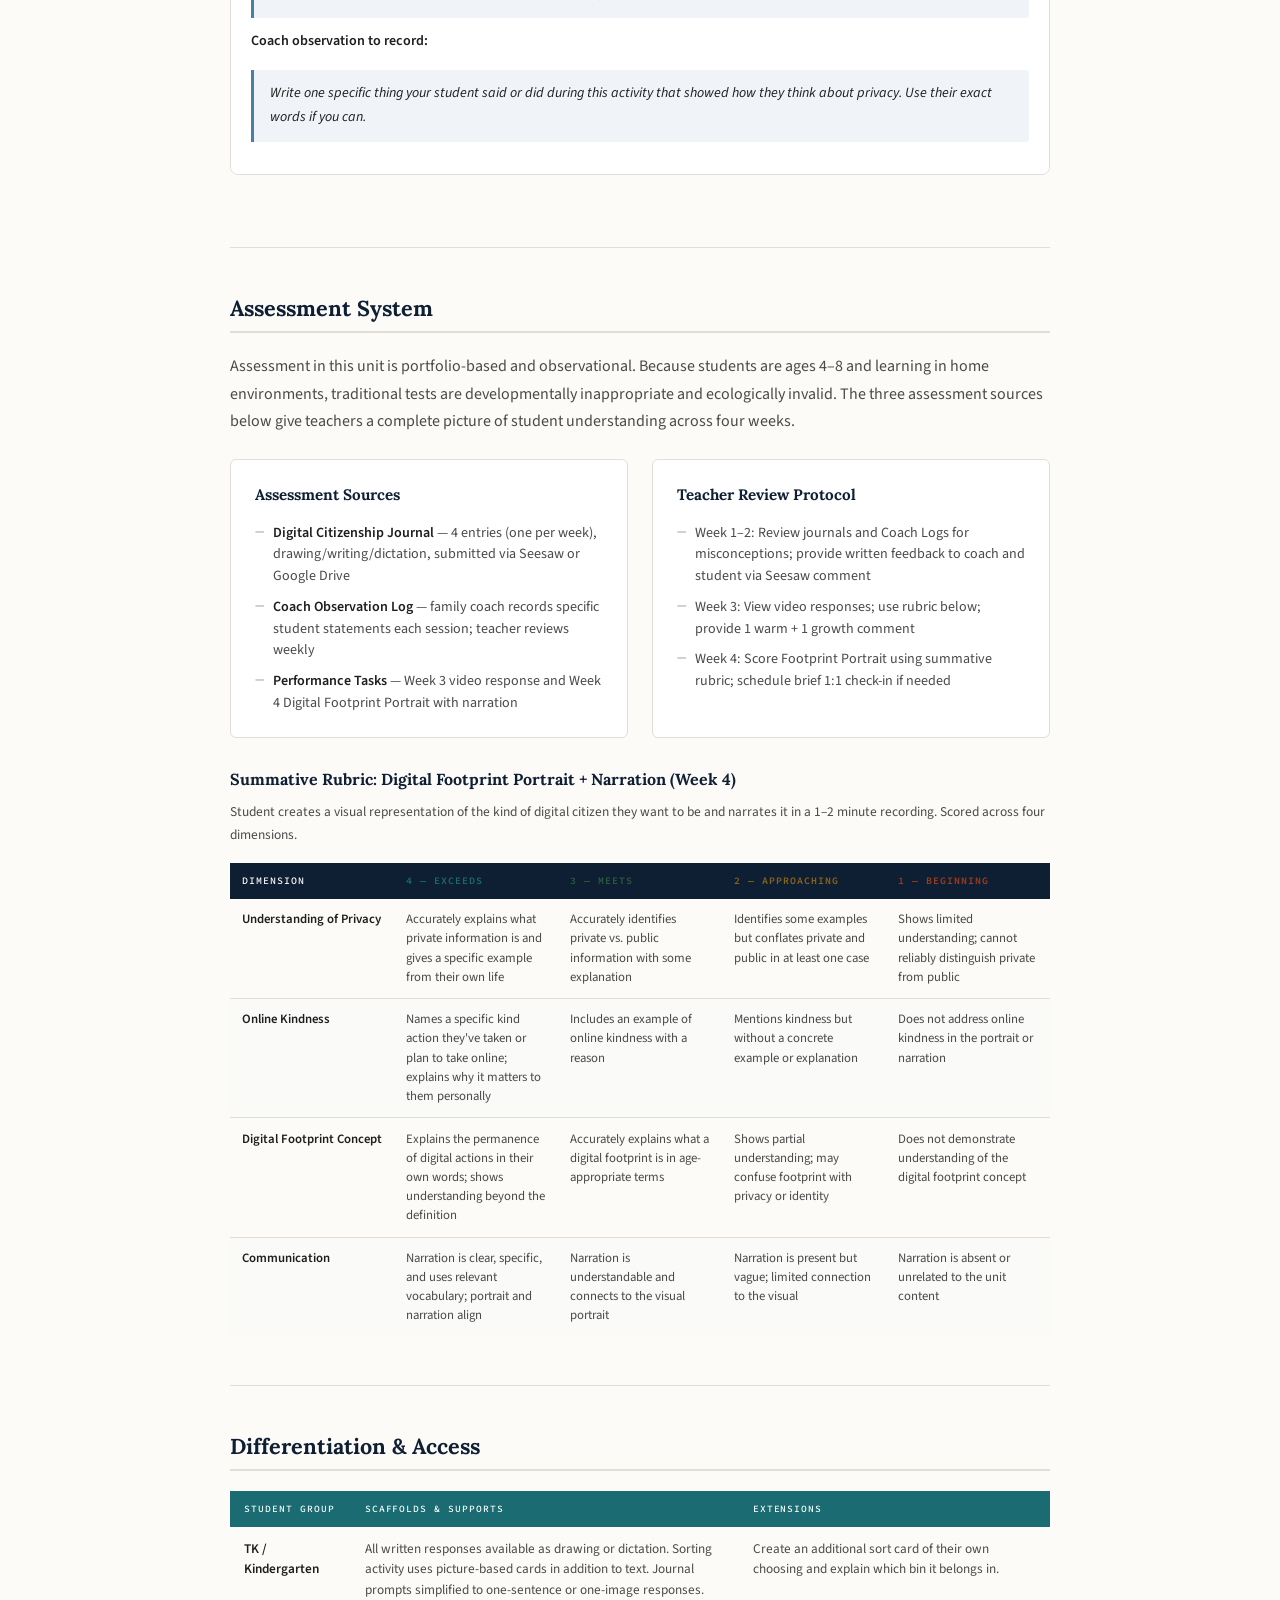
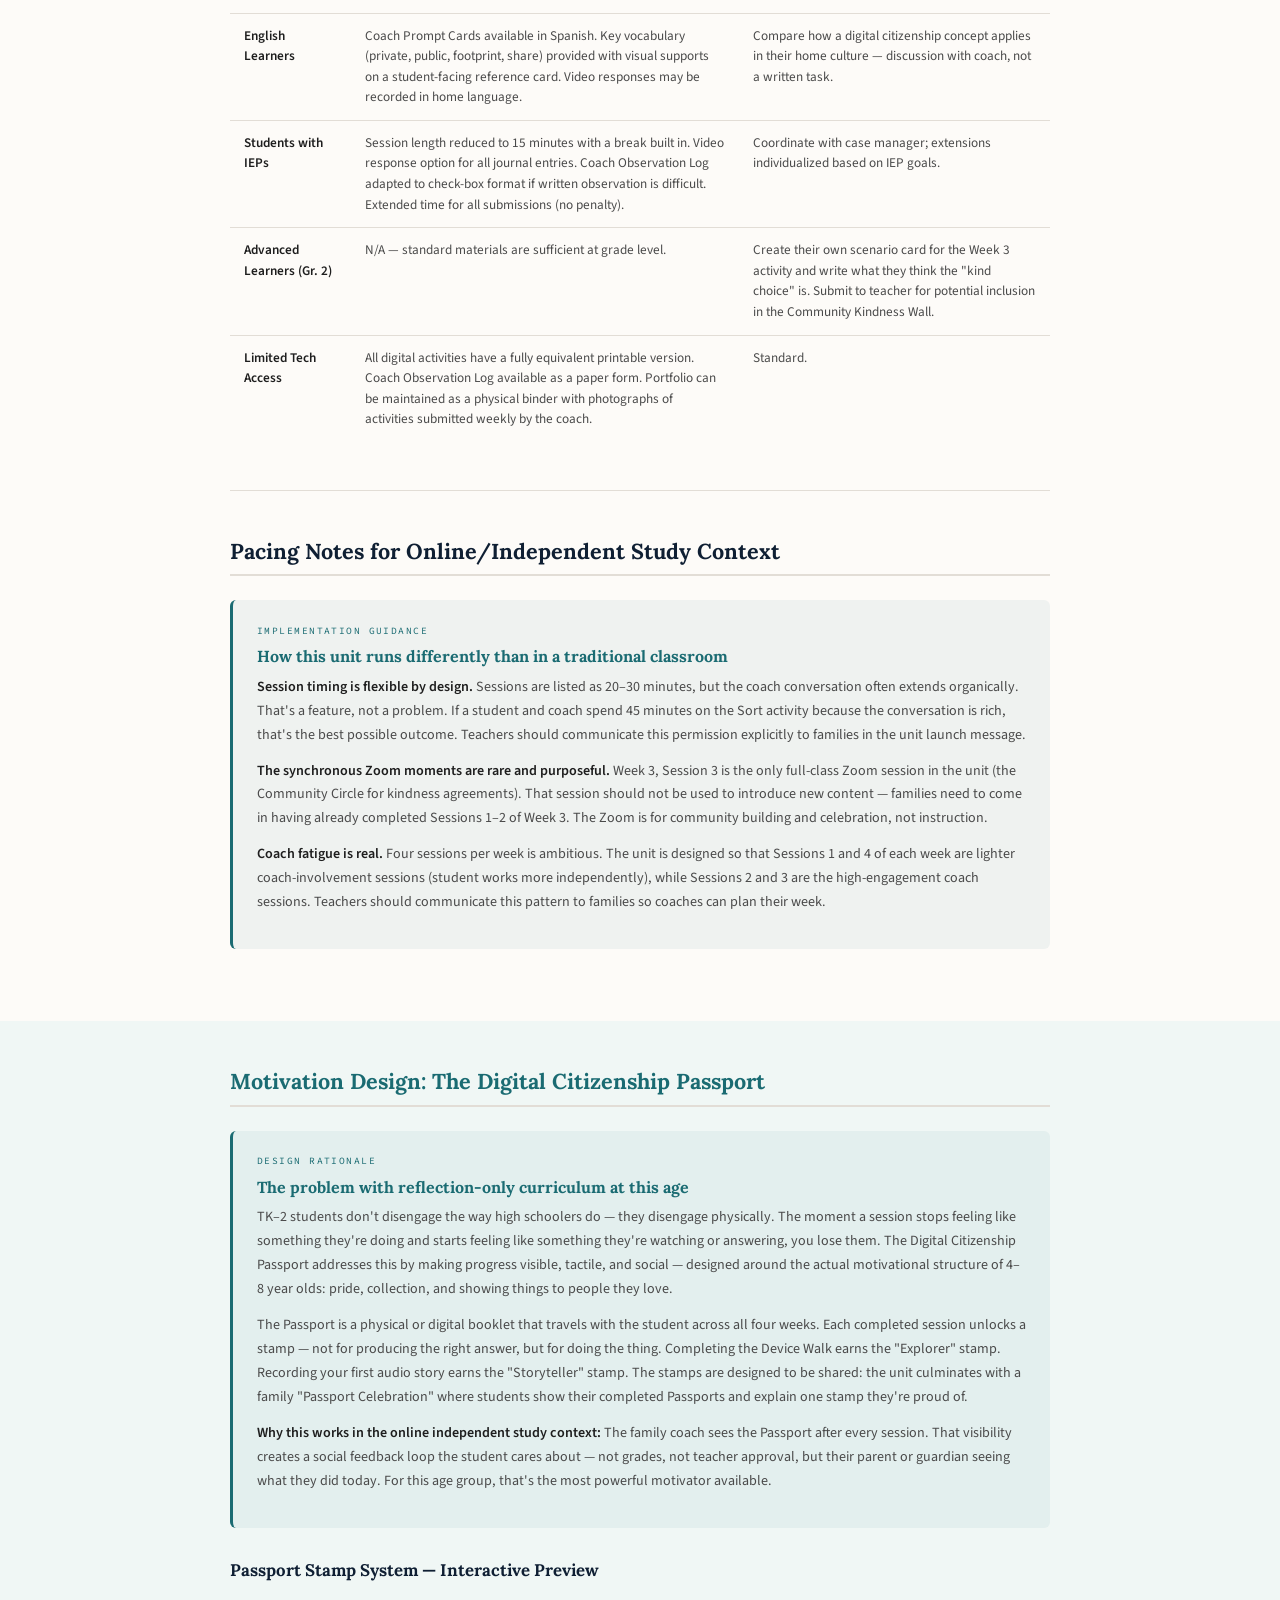
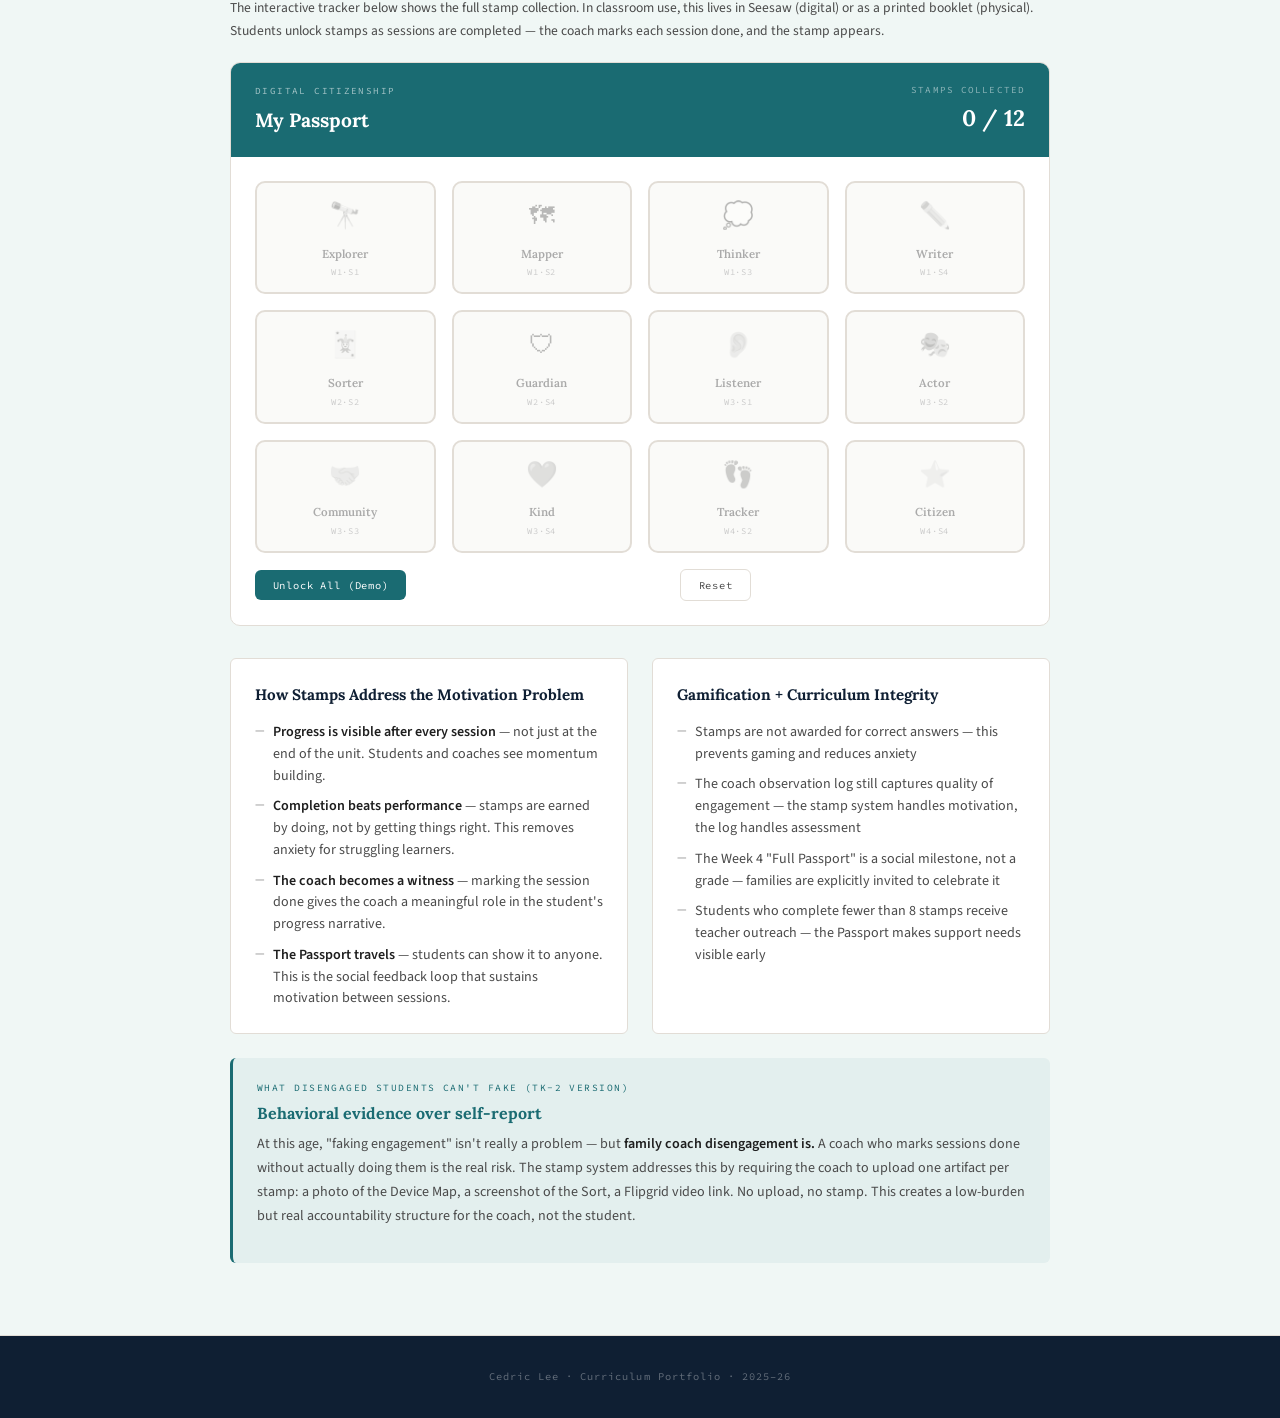
<file: unit1.html>
<!DOCTYPE html>
<html lang="en">
<head>
<meta charset="UTF-8">
<meta name="viewport" content="width=device-width, initial-scale=1.0">
<title>Unit 1: Who Sees What You Share? — Cedric Lee</title>
<link rel="preconnect" href="https://fonts.googleapis.com">
<link href="https://fonts.googleapis.com/css2?family=Lora:ital,wght@0,400;0,600;0,700;1,400;1,600&family=Source+Sans+3:ital,wght@0,300;0,400;0,500;0,600;1,300;1,400&family=Source+Code+Pro:wght@400;500&display=swap" rel="stylesheet">
<link rel="stylesheet" href="shared.css">
</head>
<body class="theme-teal">

<nav class="back-nav">
  <a href="index.html" class="back-link">← Curriculum Portfolio</a>
  <span class="back-unit-label">Unit 1 of 3</span>
</nav>

<div class="unit-hero">
  <div class="page-wrap">
    <div class="unit-eyebrow">Unit 1 · TK–Grade 2 · Digital Citizenship</div>
    <h1>Who Sees What You Share?</h1>
    <p class="subtitle">A young learner's guide to digital privacy, online kindness, and the digital footprint</p>

    <div class="meta-grid">
      <div class="meta-cell">
        <div class="meta-key">Grade Band</div>
        <div class="meta-val">TK–Grade 2</div>
      </div>
      <div class="meta-cell">
        <div class="meta-key">Duration</div>
        <div class="meta-val">4 Weeks</div>
      </div>
      <div class="meta-cell">
        <div class="meta-key">Sessions</div>
        <div class="meta-val">16 total (4/week)</div>
      </div>
      <div class="meta-cell">
        <div class="meta-key">Session Length</div>
        <div class="meta-val">20–30 minutes</div>
      </div>
      <div class="meta-cell">
        <div class="meta-key">Format</div>
        <div class="meta-val">Async + Family Coach</div>
      </div>
      <div class="meta-cell">
        <div class="meta-key">Family Role</div>
        <div class="meta-val">Active co-facilitator</div>
      </div>
    </div>
  </div>
</div>

<div class="page-wrap">

  <!-- RATIONALE -->
  <div class="section-block">
    <h2 class="section-heading">Unit Rationale</h2>

    <div class="callout">
      <div class="callout-label">Online-Native Design Principle</div>
      <h4>These students are already living the lesson</h4>
      <p>Most K–2 digital citizenship curricula assume a classroom where the teacher mediates digital exposure. </p>
      <p>This unit is designed around that reality. The home learning environment is the primary data source. Students observe their own real digital behaviors, reflect on them with a family learning coach, and build a personal Digital Citizenship Journal over four weeks. The family coach is a designed instructional partner — not just supervision — with structured conversation protocols that scaffold their role session by session.</p>
      <p>Assessment is portfolio-based and grounded in observable behavior in the context where digital citizenship actually matters: the student's real screen, inbox, and video calls — not a simulated scenario.</p>
    </div>

    <p>The unit addresses a gap that most early childhood digital literacy programs miss: <strong>the difference between learning about digital citizenship and practicing it in a live digital environment.</strong> Because online independent study learners' entire school day is mediated through devices, every session can connect directly to something they encountered that week. That authenticity is the pedagogical advantage.</p>
  </div>

  <!-- STANDARDS -->
  <div class="section-block">
    <h2 class="section-heading">Standards Alignment</h2>
    <div class="standards-list">
      <div class="standard-row">
        <div class="std-code">ISTE DC 2a</div>
        <div class="std-desc">Students cultivate and manage their digital identity and reputation and are aware of the permanence of their actions in the digital world. <em>(Addressed through digital footprint lessons in Weeks 1 and 4.)</em></div>
      </div>
      <div class="standard-row">
        <div class="std-code">ISTE DC 2b</div>
        <div class="std-desc">Students engage in positive, safe, legal, and ethical behavior when using technology. <em>(Addressed through online kindness unit in Week 3.)</em></div>
      </div>
      <div class="standard-row">
        <div class="std-code">ISTE DC 2c</div>
        <div class="std-desc">Students demonstrate an understanding of and respect for the rights and obligations of using and sharing intellectual property. <em>(Introduced at developmental level in Week 2.)</em></div>
      </div>
      <div class="standard-row">
        <div class="std-code">CA ELD K–2 Part I</div>
        <div class="std-desc">Exchanging information and ideas with others through oral collaborative conversations on a range of social and academic topics. <em>(Addressed through structured coach conversations and Zoom community circles.)</em></div>
      </div>
      <div class="standard-row">
        <div class="std-code">CASEL Self-Awareness</div>
        <div class="std-desc">Identifying personal, cultural, and linguistic assets; examining prejudices and biases. <em>(Adapted for age level: students reflect on how their choices online affect others.)</em></div>
      </div>
      <div class="standard-row">
        <div class="std-code">CASEL Social Awareness</div>
        <div class="std-desc">Taking others' perspectives; demonstrating empathy and compassion. <em>(Week 3 online kindness strand — role-play scenarios focused on how words land when you can't see someone's face.)</em></div>
      </div>
      <div class="standard-row">
        <div class="std-code">Common Sense Media K–2</div>
        <div class="std-desc">Privacy &amp; Security; Digital Footprint &amp; Identity; Cyberbullying &amp; Digital Drama. <em>(Unit maps directly to these three strand areas across four weeks.)</em></div>
      </div>
    </div>
  </div>

  <!-- ESSENTIAL QUESTIONS + ENDURING UNDERSTANDINGS -->
  <div class="section-block">
    <h2 class="section-heading">Essential Questions &amp; Enduring Understandings</h2>
    <div class="two-col">
      <div class="box">
        <div class="box-title">Essential Questions</div>
        <ul>
          <li>What does it mean to share something online?</li>
          <li>How is talking online different from talking in person?</li>
          <li>What information is okay to share — and with whom?</li>
          <li>How do we treat people kindly when we can't see them?</li>
          <li>What is a digital footprint, and does mine matter?</li>
        </ul>
      </div>
      <div class="box">
        <div class="box-title">Enduring Understandings</div>
        <ul>
          <li>Sharing online is permanent in ways sharing in person isn't.</li>
          <li>Kindness doesn't change when we're using a screen.</li>
          <li>Some information belongs to us — we get to decide who sees it.</li>
          <li>Our digital actions build a picture of who we are over time.</li>
          <li>The internet has a very good memory, even when we forget.</li>
        </ul>
      </div>
    </div>
  </div>

  <!-- SCOPE AND SEQUENCE -->
  <div class="section-block">
    <h2 class="section-heading">4-Week Scope &amp; Sequence</h2>
    <table class="scope-table">
      <thead>
        <tr>
          <th>Week</th>
          <th>Theme</th>
          <th>Session 1</th>
          <th>Session 2</th>
          <th>Session 3</th>
          <th>Session 4</th>
        </tr>
      </thead>
      <tbody>
        <tr>
          <td><span class="week-num">Week 1</span></td>
          <td><span class="week-focus">My Digital World</span></td>
          <td>Device Inventory: What do we use and why?</td>
          <td>Who do I talk to online? Mapping connections</td>
          <td>Online vs. in person: how are they different?</td>
          <td>Week 1 Reflection + Journal Entry</td>
        </tr>
        <tr>
          <td><span class="week-num">Week 2</span></td>
          <td><span class="week-focus">What We Share</span></td>
          <td>Private vs. public information — intro + sorting</td>
          <td>The "Share or Don't Share?" sort (★ Sample Lesson)</td>
          <td>Who are "strangers" online? Coach conversation protocol</td>
          <td>Personal Info Pledge + Journal Entry</td>
        </tr>
        <tr>
          <td><span class="week-num">Week 3</span></td>
          <td><span class="week-focus">Kindness Online</span></td>
          <td>How do words feel different in text vs. voice?</td>
          <td>Scenario role-play: what would you do?</td>
          <td>Community Circle Zoom: our kindness agreements</td>
          <td>Kindness Action + Journal Entry</td>
        </tr>
        <tr>
          <td><span class="week-num">Week 4</span></td>
          <td><span class="week-focus">My Digital Footprint</span></td>
          <td>What is a footprint? The "permanent marker" metaphor</td>
          <td>Footprint audit: what have I left behind this month?</td>
          <td>Digital Footprint Portrait — create and narrate</td>
          <td>Culminating Presentation + Unit Celebration</td>
        </tr>
      </tbody>
    </table>
    <p style="margin-top:0.75rem; font-size:0.8rem; color:var(--text-light); font-style:italic;">★ Full lesson plan included below for Week 2, Session 2.</p>
  </div>

  <!-- LESSON PLAN 1 -->
  <div class="section-block">
    <h2 class="section-heading">Full Lesson Plan: Week 1, Session 1</h2>
    <div class="lesson">
      <div class="lesson-head">
        <h3>Device Inventory: What do we use, and why?</h3>
        <div class="lesson-meta">
          <span>Week 1, Session 1</span>
          <span>25 minutes</span>
          <span>Async + Coach</span>
        </div>
      </div>
      <div class="lesson-objectives">
        <strong>Learning Objectives</strong>
        <p>Students will identify at least 3 digital tools used in their home. Students will distinguish between tools used for learning, playing, and communicating. Family coach will begin using the observation protocol introduced in the Coach Guide.</p>
      </div>
      <div class="lesson-body">
        <div class="phase">
          <div class="phase-time"><span class="mins">0–5</span><span class="mins-label">min</span></div>
          <div class="phase-content">
            <div class="phase-type">Activate</div>
            <div class="phase-name">Warm-Up: Device Walk</div>
            <div class="phase-desc">Before any screens come on, student and coach do a physical walk around the home together and count every screen or device they can find — tablets, phones, computers, smart TVs, game controllers, smart speakers. Student tallies on a paper counting sheet (provided in Student Materials below).</div>
            <div class="phase-teacher-note"><strong>Coach note:</strong> This is intentionally physical and pre-screen. It builds observation skills and sets up the conversation about "we have a lot of technology — let's think carefully about it."</div>
          </div>
        </div>
        <div class="phase">
          <div class="phase-time"><span class="mins">5–15</span><span class="mins-label">min</span></div>
          <div class="phase-content">
            <div class="phase-type">Explore</div>
            <div class="phase-name">The Device Map Activity</div>
            <div class="phase-desc">Student opens the Device Map template (Google Slides or printable). The template has three columns: Learn, Play, Talk. Student draws or dictates the name of each device they found and places it in the column that fits best. Coach helps with spelling and prompts thinking with: "What do we use the Chromebook mostly for? Is that learning or playing or both?" Devices can go in more than one column.</div>
            <div class="phase-teacher-note"><strong>Coach note:</strong> Don't correct "wrong" answers. If a student puts YouTube in "Learn," explore it with curiosity: "What do you learn from YouTube? What do you watch for fun?" The goal is reflective thinking, not right answers. Record what the student says in the Coach Observation Log.</div>
          </div>
        </div>
        <div class="phase">
          <div class="phase-time"><span class="mins">15–22</span><span class="mins-label">min</span></div>
          <div class="phase-content">
            <div class="phase-type">Discuss</div>
            <div class="phase-name">Coach Conversation: The Big Question</div>
            <div class="phase-desc">Using the Coach Prompt Card (Session 1), coach leads a short conversation: <em>"Of all the devices we found today — which one do you use the most? ... Why? ... What would happen if we didn't have it for a week?"</em> Coach listens and responds naturally, then writes one observation in the log: something the student said that surprised them, or that showed how the student thinks about technology.</div>
          </div>
        </div>
        <div class="phase">
          <div class="phase-time"><span class="mins">22–25</span><span class="mins-label">min</span></div>
          <div class="phase-content">
            <div class="phase-type">Reflect</div>
            <div class="phase-name">First Journal Entry</div>
            <div class="phase-desc">Student adds their completed Device Map to their Digital Citizenship Journal (a dedicated folder in Seesaw or a physical binder). Prompt for the journal entry: <em>"Draw or write about your favorite thing to do online. Who is there with you?"</em> TK/Kindergarten students may draw and dictate. Grade 1–2 students write 1–2 sentences with drawing.</div>
          </div>
        </div>
      </div>
    </div>
  </div>

  <!-- LESSON PLAN 2 (SAMPLE) -->
  <div class="section-block">
    <h2 class="section-heading">Full Lesson Plan: Week 2, Session 2 ★</h2>
    <div class="lesson">
      <div class="lesson-head">
        <h3>The "Share or Don't Share?" Sort</h3>
        <div class="lesson-meta">
          <span>Week 2, Session 2</span>
          <span>28 minutes</span>
          <span>Async + Coach</span>
        </div>
      </div>
      <div class="lesson-objectives">
        <strong>Learning Objectives</strong>
        <p>Students will categorize personal information as private, public, or "ask a grown-up first." Students will articulate a reason for at least one categorization decision. Family coach will practice using the structured observation protocol and record student reasoning verbatim for at least two items.</p>
      </div>
      <div class="lesson-body">
        <div class="phase">
          <div class="phase-time"><span class="mins">0–6</span><span class="mins-label">min</span></div>
          <div class="phase-content">
            <div class="phase-type">Activate</div>
            <div class="phase-name">Story Warm-Up: "Zara's Mistake"</div>
            <div class="phase-desc">Student watches or listens to a short 4-minute animated story (teacher-produced video or Common Sense Media's "Pause &amp; Think Online") about a child who shares her home address with an online game account. The video pauses at two decision points with on-screen questions: <em>"What should Zara do next?"</em> Student responds aloud to coach — no writing yet.</div>
            <div class="phase-teacher-note"><strong>Coach note:</strong> This is prediction, not evaluation. There's no single right answer for the pause moment. The goal is to activate thinking before the sorting activity.</div>
          </div>
        </div>
        <div class="phase">
          <div class="phase-time"><span class="mins">6–20</span><span class="mins-label">min</span></div>
          <div class="phase-content">
            <div class="phase-type">Explore</div>
            <div class="phase-name">The Sort Activity</div>
            <div class="phase-desc">Using the digital Google Slides sort (drag-and-drop) or printed and cut paper cards, student sorts 12 information cards into three labeled bins: <strong>Safe to Share</strong> (green), <strong>Keep Private</strong> (red), and <strong>Ask a Grown-Up First</strong> (yellow). After each placement, coach asks: <em>"Why did you put that one there?"</em> Coach writes the student's reasoning for at least 2 items in the Observation Log — verbatim if possible. See Student Materials section below for the full card set.</div>
            <div class="phase-teacher-note"><strong>Coach note:</strong> Some cards are genuinely ambiguous ("my school name," "my birthday month"). That's intentional. If a student hesitates, say "That's a tricky one — what makes it hard to decide?" Don't redirect to a correct bin.</div>
          </div>
        </div>
        <div class="phase">
          <div class="phase-time"><span class="mins">20–26</span><span class="mins-label">min</span></div>
          <div class="phase-content">
            <div class="phase-type">Discuss</div>
            <div class="phase-name">Coach Debrief: Two Questions</div>
            <div class="phase-desc">Coach uses the Session 2 Prompt Card for a brief structured conversation:<br><br>
            <em>1. "Was any card hard to decide? Which one? Why?"</em><br>
            <em>2. "If a stranger online asked you for [your phone number / your address], what would you do?"</em><br><br>
            Coach listens fully before responding. If student says they'd share, respond with curiosity: "What makes that feel okay?" — not alarm. Record the student's responses.</div>
          </div>
        </div>
        <div class="phase">
          <div class="phase-time"><span class="mins">26–28</span><span class="mins-label">min</span></div>
          <div class="phase-content">
            <div class="phase-type">Reflect</div>
            <div class="phase-name">Journal Entry</div>
            <div class="phase-desc">Student adds completed sort (screenshot of slides or photo of paper sort) to their journal. Prompt: <em>"What is one thing you will keep private? Draw it or write it."</em> Coach writes one sentence in the Coach section of the journal about what the student did or said that showed growth or understanding today.</div>
          </div>
        </div>
      </div>
    </div>
  </div>

  <!-- LESSON PLAN 3 -->
  <div class="section-block">
    <h2 class="section-heading">Full Lesson Plan: Week 3, Session 2</h2>
    <div class="lesson">
      <div class="lesson-head">
        <h3>Scenario Role-Play: What Would You Do?</h3>
        <div class="lesson-meta">
          <span>Week 3, Session 2</span>
          <span>30 minutes</span>
          <span>Async + Recorded Video</span>
        </div>
      </div>
      <div class="lesson-objectives">
        <strong>Learning Objectives</strong>
        <p>Students will identify unkind behavior in online scenarios and generate at least one kind alternative response. Students will record a short video explanation of their reasoning. This video becomes a performance assessment artifact.</p>
      </div>
      <div class="lesson-body">
        <div class="phase">
          <div class="phase-time"><span class="mins">0–5</span><span class="mins-label">min</span></div>
          <div class="phase-content">
            <div class="phase-type">Activate</div>
            <div class="phase-name">The Missing Voice</div>
            <div class="phase-desc">Coach reads a short text message exchange aloud (printed or on screen) in a flat, robotic voice — no emotion, no facial expression. Then reads it again with exaggerated emotion. Student discusses: <em>"Which reading felt different? Why? What does that tell us about text messages?"</em> This activates the core concept: text removes tone, expression, and body language.</div>
          </div>
        </div>
        <div class="phase">
          <div class="phase-time"><span class="mins">5–22</span><span class="mins-label">min</span></div>
          <div class="phase-content">
            <div class="phase-type">Explore</div>
            <div class="phase-name">Three Scenarios — Think, Discuss, Respond</div>
            <div class="phase-desc">Student reads (or coach reads aloud) three short scenarios from the Scenario Cards (see Student Materials). For each scenario:<br><br>
            1. Student decides: <em>Is this kind, unkind, or somewhere in between?</em><br>
            2. Student says what they would do if they were the person receiving the message.<br>
            3. Student comes up with a kind version of the unkind message (if applicable).<br><br>
            Coach does not evaluate responses — they listen, ask "why," and write notes. Students are not expected to have perfect answers.</div>
            <div class="phase-teacher-note"><strong>Coach note:</strong> Scenario 3 is deliberately ambiguous (a friend doesn't respond to a message for two days). This one is meant to prompt discussion about assumptions — we often don't know why someone doesn't respond, and we sometimes assume the worst.</div>
          </div>
        </div>
        <div class="phase">
          <div class="phase-time"><span class="mins">22–30</span><span class="mins-label">min</span></div>
          <div class="phase-content">
            <div class="phase-type">Performance Task</div>
            <div class="phase-name">Record Your Response Video</div>
            <div class="phase-desc">Student picks their favorite scenario from the three and records a 1–2 minute video (Flipgrid, Seesaw, or any video tool) explaining: <em>"What happened in the scenario? Was it kind or unkind, and why? What would you do?"</em> Coach helps with setup but does not script or coach the content. Video is submitted to teacher and added to the Digital Citizenship Journal portfolio.</div>
            <div class="phase-teacher-note"><strong>Coach note:</strong> For TK/K students, the video can just be them acting out what they'd do. Grade 1–2 students should try to explain their reasoning. Accept whatever form of communication the student is most comfortable with — this is formative.</div>
          </div>
        </div>
      </div>
    </div>
  </div>

  <!-- STUDENT MATERIALS -->
  <div class="section-block">
    <h2 class="section-heading">Student-Facing Materials</h2>

    <div class="material">
      <div class="material-head">
        <h4>Week 2: The Share or Don't Share Sort — Information Cards</h4>
        <span class="material-type">Sorting Activity</span>
      </div>
      <div class="material-body">
        <p>Print and cut, or use digitally in Google Slides. Students sort cards into three bins: <strong>Safe to Share</strong> · <strong>Keep Private</strong> · <strong>Ask a Grown-Up First</strong></p>
        <div class="sort-cards">
          <div class="sort-card">My first name</div>
          <div class="sort-card">My full name (first + last)</div>
          <div class="sort-card">My home address</div>
          <div class="sort-card">My favorite color</div>
          <div class="sort-card">My school name</div>
          <div class="sort-card">My phone number</div>
          <div class="sort-card">My pet's name</div>
          <div class="sort-card">My birthday month</div>
          <div class="sort-card">A photo of my face</div>
          <div class="sort-card">My city / town</div>
          <div class="sort-card">My parent's name</div>
          <div class="sort-card">My favorite show</div>
        </div>
        <p style="font-size:0.8rem; color:var(--text-light); margin-top:0.75rem;"><strong>Teacher note on ambiguous cards:</strong> "My school name," "My birthday month," and "My city" are designed to generate discussion. There is no single correct bin for these. The goal is reasoning, not categorization accuracy. If students sort them differently, explore why — that conversation is the lesson.</p>
      </div>
    </div>

    <div class="material">
      <div class="material-head">
        <h4>Week 3: Online Kindness Scenario Cards</h4>
        <span class="material-type">Role-Play Activity</span>
      </div>
      <div class="material-body">
        <p>Read each scenario together. Discuss before moving to the next one. All scenarios are fictional and age-appropriate for grades TK–2.</p>

        <p style="margin-top:1rem;"><strong>Scenario 1 — The Comment</strong></p>
        <div class="student-prompt">
          Mia is in your class. She drew a picture of her house and posted it in your class Seesaw. You think the drawing doesn't look like a real house. You type: "That doesn't look like a house." Then you press send.
          <br><br>
          <em>How do you think Mia feels when she reads that? Is there a kinder way to say the same thing?</em>
        </div>

        <p style="margin-top:1rem;"><strong>Scenario 2 — The Left Out</strong></p>
        <div class="student-prompt">
          Your class has a group chat. Four students are making plans to play an online game together after school. They don't invite Marcus. Marcus can see all the messages in the chat.
          <br><br>
          <em>How might Marcus feel? Is leaving someone out of a plan unkind, even if you don't say anything mean?</em>
        </div>

        <p style="margin-top:1rem;"><strong>Scenario 3 — The No Reply</strong></p>
        <div class="student-prompt">
          You send a message to your friend Lily: "Do you want to video call tonight?" She doesn't answer. You send it again the next day. Still no answer. You start to think she's ignoring you on purpose.
          <br><br>
          <em>What are three different reasons Lily might not have responded? Does not responding always mean someone is being unkind?</em>
        </div>
      </div>
    </div>

    <div class="material">
      <div class="material-head">
        <h4>Family Learning Coach Prompt Card — Week 2, Session 2</h4>
        <span class="material-type">Coach Guide</span>
      </div>
      <div class="material-body">
        <p style="font-size:0.82rem; color:var(--text-light); font-style:italic; margin-bottom:1rem;">This card guides the coach conversation after the Sort activity. Use these questions in order. You don't need to ask all of them — follow the student's thinking.</p>

        <p><strong>During the sort, ask:</strong></p>
        <div class="student-prompt">"Why did you put that one there?" (after each card)<br>"Is there any card you're not sure about? What makes it tricky?"</div>

        <p><strong>After the sort, choose 1–2 of these:</strong></p>
        <div class="student-prompt">
          "Is there anything on that [Safe to Share] pile that surprised you?"<br><br>
          "If someone online you didn't know asked for your [phone number / address / real name], what would you do?"<br><br>
          "Can you think of a time when someone shared something that felt private — either yours, or someone else's?"
        </div>

        <p><strong>Coach observation to record:</strong></p>
        <div class="student-prompt">Write one specific thing your student said or did during this activity that showed how they think about privacy. Use their exact words if you can.</div>
      </div>
    </div>
  </div>

  <!-- ASSESSMENT -->
  <div class="section-block">
    <h2 class="section-heading">Assessment System</h2>

    <p>Assessment in this unit is portfolio-based and observational. Because students are ages 4–8 and learning in home environments, traditional tests are developmentally inappropriate and ecologically invalid. The three assessment sources below give teachers a complete picture of student understanding across four weeks.</p>

    <div class="two-col" style="margin-top:1.5rem;">
      <div class="box">
        <div class="box-title">Assessment Sources</div>
        <ul>
          <li><strong>Digital Citizenship Journal</strong> — 4 entries (one per week), drawing/writing/dictation, submitted via Seesaw or Google Drive</li>
          <li><strong>Coach Observation Log</strong> — family coach records specific student statements each session; teacher reviews weekly</li>
          <li><strong>Performance Tasks</strong> — Week 3 video response and Week 4 Digital Footprint Portrait with narration</li>
        </ul>
      </div>
      <div class="box">
        <div class="box-title">Teacher Review Protocol</div>
        <ul>
          <li>Week 1–2: Review journals and Coach Logs for misconceptions; provide written feedback to coach and student via Seesaw comment</li>
          <li>Week 3: View video responses; use rubric below; provide 1 warm + 1 growth comment</li>
          <li>Week 4: Score Footprint Portrait using summative rubric; schedule brief 1:1 check-in if needed</li>
        </ul>
      </div>
    </div>

    <h3 style="font-family:'Lora',serif; font-size:1rem; font-weight:700; color:var(--navy); margin:2rem 0 0.75rem;">Summative Rubric: Digital Footprint Portrait + Narration (Week 4)</h3>
    <p style="font-size:0.84rem; color:var(--text-mid); margin-bottom:0.75rem;">Student creates a visual representation of the kind of digital citizen they want to be and narrates it in a 1–2 minute recording. Scored across four dimensions.</p>

    <table class="rubric-table">
      <thead>
        <tr>
          <th style="width:20%">Dimension</th>
          <th style="width:20%"><span class="score-4">4 — Exceeds</span></th>
          <th style="width:20%"><span class="score-3">3 — Meets</span></th>
          <th style="width:20%"><span class="score-2">2 — Approaching</span></th>
          <th style="width:20%"><span class="score-1">1 — Beginning</span></th>
        </tr>
      </thead>
      <tbody>
        <tr>
          <td><strong>Understanding of Privacy</strong></td>
          <td>Accurately explains what private information is and gives a specific example from their own life</td>
          <td>Accurately identifies private vs. public information with some explanation</td>
          <td>Identifies some examples but conflates private and public in at least one case</td>
          <td>Shows limited understanding; cannot reliably distinguish private from public</td>
        </tr>
        <tr>
          <td><strong>Online Kindness</strong></td>
          <td>Names a specific kind action they've taken or plan to take online; explains why it matters to them personally</td>
          <td>Includes an example of online kindness with a reason</td>
          <td>Mentions kindness but without a concrete example or explanation</td>
          <td>Does not address online kindness in the portrait or narration</td>
        </tr>
        <tr>
          <td><strong>Digital Footprint Concept</strong></td>
          <td>Explains the permanence of digital actions in their own words; shows understanding beyond the definition</td>
          <td>Accurately explains what a digital footprint is in age-appropriate terms</td>
          <td>Shows partial understanding; may confuse footprint with privacy or identity</td>
          <td>Does not demonstrate understanding of the digital footprint concept</td>
        </tr>
        <tr>
          <td><strong>Communication</strong></td>
          <td>Narration is clear, specific, and uses relevant vocabulary; portrait and narration align</td>
          <td>Narration is understandable and connects to the visual portrait</td>
          <td>Narration is present but vague; limited connection to the visual</td>
          <td>Narration is absent or unrelated to the unit content</td>
        </tr>
      </tbody>
    </table>
  </div>

  <!-- DIFFERENTIATION -->
  <div class="section-block">
    <h2 class="section-heading">Differentiation &amp; Access</h2>
    <table class="diff-table">
      <thead>
        <tr>
          <th>Student Group</th>
          <th>Scaffolds &amp; Supports</th>
          <th>Extensions</th>
        </tr>
      </thead>
      <tbody>
        <tr>
          <td><strong>TK / Kindergarten</strong></td>
          <td>All written responses available as drawing or dictation. Sorting activity uses picture-based cards in addition to text. Journal prompts simplified to one-sentence or one-image responses.</td>
          <td>Create an additional sort card of their own choosing and explain which bin it belongs in.</td>
        </tr>
        <tr>
          <td><strong>English Learners</strong></td>
          <td>Coach Prompt Cards available in Spanish. Key vocabulary (private, public, footprint, share) provided with visual supports on a student-facing reference card. Video responses may be recorded in home language.</td>
          <td>Compare how a digital citizenship concept applies in their home culture — discussion with coach, not a written task.</td>
        </tr>
        <tr>
          <td><strong>Students with IEPs</strong></td>
          <td>Session length reduced to 15 minutes with a break built in. Video response option for all journal entries. Coach Observation Log adapted to check-box format if written observation is difficult. Extended time for all submissions (no penalty).</td>
          <td>Coordinate with case manager; extensions individualized based on IEP goals.</td>
        </tr>
        <tr>
          <td><strong>Advanced Learners (Gr. 2)</strong></td>
          <td>N/A — standard materials are sufficient at grade level.</td>
          <td>Create their own scenario card for the Week 3 activity and write what they think the "kind choice" is. Submit to teacher for potential inclusion in the Community Kindness Wall.</td>
        </tr>
        <tr>
          <td><strong>Limited Tech Access</strong></td>
          <td>All digital activities have a fully equivalent printable version. Coach Observation Log available as a paper form. Portfolio can be maintained as a physical binder with photographs of activities submitted weekly by the coach.</td>
          <td>Standard.</td>
        </tr>
      </tbody>
    </table>
  </div>

  <!-- PACING NOTES -->
  <div class="section-block">
    <h2 class="section-heading">Pacing Notes for Online/Independent Study Context</h2>
    <div class="callout">
      <div class="callout-label">Implementation Guidance</div>
      <h4>How this unit runs differently than in a traditional classroom</h4>
      <p><strong>Session timing is flexible by design.</strong> Sessions are listed as 20–30 minutes, but the coach conversation often extends organically. That's a feature, not a problem. If a student and coach spend 45 minutes on the Sort activity because the conversation is rich, that's the best possible outcome. Teachers should communicate this permission explicitly to families in the unit launch message.</p>
      <p><strong>The synchronous Zoom moments are rare and purposeful.</strong> Week 3, Session 3 is the only full-class Zoom session in the unit (the Community Circle for kindness agreements). That session should not be used to introduce new content — families need to come in having already completed Sessions 1–2 of Week 3. The Zoom is for community building and celebration, not instruction.</p>
      <p><strong>Coach fatigue is real.</strong> Four sessions per week is ambitious. The unit is designed so that Sessions 1 and 4 of each week are lighter coach-involvement sessions (student works more independently), while Sessions 2 and 3 are the high-engagement coach sessions. Teachers should communicate this pattern to families so coaches can plan their week.</p>
    </div>
  </div>

</div>

<!-- ═══════════════════════════════════════
     MOTIVATION DESIGN: DIGITAL CITIZENSHIP PASSPORT
════════════════════════════════════════ -->
<div class="section-block" style="background:#f0f7f5;">
  <div class="page-wrap">
    <h2 class="section-heading" style="color:var(--teal);">Motivation Design: The Digital Citizenship Passport</h2>

    <div class="callout" style="margin-bottom:2rem;">
      <div class="callout-label">Design Rationale</div>
      <h4>The problem with reflection-only curriculum at this age</h4>
      <p>TK–2 students don't disengage the way high schoolers do — they disengage physically. The moment a session stops feeling like something they're doing and starts feeling like something they're watching or answering, you lose them. The Digital Citizenship Passport addresses this by making progress visible, tactile, and social — designed around the actual motivational structure of 4–8 year olds: pride, collection, and showing things to people they love.</p>
      <p>The Passport is a physical or digital booklet that travels with the student across all four weeks. Each completed session unlocks a stamp — not for producing the right answer, but for doing the thing. Completing the Device Walk earns the "Explorer" stamp. Recording your first audio story earns the "Storyteller" stamp. The stamps are designed to be shared: the unit culminates with a family "Passport Celebration" where students show their completed Passports and explain one stamp they're proud of.</p>
      <p><strong>Why this works in the online independent study context:</strong> The family coach sees the Passport after every session. That visibility creates a social feedback loop the student cares about — not grades, not teacher approval, but their parent or guardian seeing what they did today. For this age group, that's the most powerful motivator available.</p>
    </div>

    <!-- Passport preview -->
    <h3 style="font-family:'Lora',serif;font-size:1.05rem;font-weight:700;color:var(--navy);margin-bottom:1rem;">Passport Stamp System — Interactive Preview</h3>
    <p style="font-size:0.85rem;color:var(--text-mid);margin-bottom:1.25rem;">The interactive tracker below shows the full stamp collection. In classroom use, this lives in Seesaw (digital) or as a printed booklet (physical). Students unlock stamps as sessions are completed — the coach marks each session done, and the stamp appears.</p>

    <div id="passport-app" style="background:white;border:1px solid var(--border);border-radius:10px;overflow:hidden;margin-bottom:2rem;">

      <div style="background:#1a6b72;padding:1.25rem 1.5rem;display:flex;align-items:center;justify-content:space-between;">
        <div>
          <div style="font-family:'Source Code Pro',monospace;font-size:0.58rem;letter-spacing:0.15em;text-transform:uppercase;color:rgba(255,255,255,0.6);margin-bottom:0.3rem;">Digital Citizenship</div>
          <div style="font-family:'Lora',serif;font-size:1.2rem;font-weight:700;color:white;">My Passport</div>
        </div>
        <div style="text-align:right;">
          <div style="font-family:'Source Code Pro',monospace;font-size:0.58rem;letter-spacing:0.12em;text-transform:uppercase;color:rgba(255,255,255,0.5);">Stamps collected</div>
          <div style="font-family:'Lora',serif;font-size:1.4rem;font-weight:700;color:white;" id="pp-count">0 / 12</div>
        </div>
      </div>

      <div style="padding:1.5rem;">
        <div style="display:grid;grid-template-columns:repeat(4,1fr);gap:1rem;margin-bottom:1rem;" id="pp-stamps"></div>
        <div style="display:flex;justify-content:space-between;align-items:center;flex-wrap:wrap;gap:0.75rem;">
          <button onclick="unlockAll()" style="background:#1a6b72;color:white;border:none;padding:0.55rem 1.1rem;border-radius:6px;font-family:'Source Code Pro',monospace;font-size:0.65rem;letter-spacing:0.08em;cursor:pointer;">Unlock All (Demo)</button>
          <button onclick="resetPassport()" style="background:white;color:var(--text-mid);border:1px solid var(--border);padding:0.55rem 1.1rem;border-radius:6px;font-family:'Source Code Pro',monospace;font-size:0.65rem;letter-spacing:0.08em;cursor:pointer;">Reset</button>
          <div id="pp-message" style="font-size:0.8rem;color:var(--text-light);font-style:italic;"></div>
        </div>
      </div>
    </div>

    <div class="two-col">
      <div class="box">
        <div class="box-title">How Stamps Address the Motivation Problem</div>
        <ul>
          <li><strong>Progress is visible after every session</strong> — not just at the end of the unit. Students and coaches see momentum building.</li>
          <li><strong>Completion beats performance</strong> — stamps are earned by doing, not by getting things right. This removes anxiety for struggling learners.</li>
          <li><strong>The coach becomes a witness</strong> — marking the session done gives the coach a meaningful role in the student's progress narrative.</li>
          <li><strong>The Passport travels</strong> — students can show it to anyone. This is the social feedback loop that sustains motivation between sessions.</li>
        </ul>
      </div>
      <div class="box">
        <div class="box-title">Gamification + Curriculum Integrity</div>
        <ul>
          <li>Stamps are not awarded for correct answers — this prevents gaming and reduces anxiety</li>
          <li>The coach observation log still captures quality of engagement — the stamp system handles motivation, the log handles assessment</li>
          <li>The Week 4 "Full Passport" is a social milestone, not a grade — families are explicitly invited to celebrate it</li>
          <li>Students who complete fewer than 8 stamps receive teacher outreach — the Passport makes support needs visible early</li>
        </ul>
      </div>
    </div>

    <div class="callout" style="margin-top:1.5rem;">
      <div class="callout-label">What Disengaged Students Can't Fake (TK-2 version)</div>
      <h4>Behavioral evidence over self-report</h4>
      <p>At this age, "faking engagement" isn't really a problem — but <strong>family coach disengagement is.</strong> A coach who marks sessions done without actually doing them is the real risk. The stamp system addresses this by requiring the coach to upload one artifact per stamp: a photo of the Device Map, a screenshot of the Sort, a Flipgrid video link. No upload, no stamp. This creates a low-burden but real accountability structure for the coach, not the student.</p>
    </div>
  </div>
</div>

<script>
const stamps = [
  { week: 1, name: "Explorer", icon: "🔭", desc: "Device Walk complete", session: "W1·S1" },
  { week: 1, name: "Mapper", icon: "🗺", desc: "Device Map created", session: "W1·S2" },
  { week: 1, name: "Thinker", icon: "💭", desc: "Online vs. in person", session: "W1·S3" },
  { week: 1, name: "Writer", icon: "✏️", desc: "First journal entry", session: "W1·S4" },
  { week: 2, name: "Sorter", icon: "🃏", desc: "Share/Don't Share sort", session: "W2·S2" },
  { week: 2, name: "Guardian", icon: "🛡", desc: "Personal Info Pledge", session: "W2·S4" },
  { week: 3, name: "Listener", icon: "👂", desc: "Voice vs. text lesson", session: "W3·S1" },
  { week: 3, name: "Actor", icon: "🎭", desc: "Scenario role-play", session: "W3·S2" },
  { week: 3, name: "Community", icon: "🤝", desc: "Kindness Circle Zoom", session: "W3·S3" },
  { week: 3, name: "Kind", icon: "💚", desc: "Kindness action taken", session: "W3·S4" },
  { week: 4, name: "Tracker", icon: "👣", desc: "Footprint audit done", session: "W4·S2" },
  { week: 4, name: "Citizen", icon: "⭐", desc: "Portrait presented!", session: "W4·S4" }
];

const weekColors = { 1: '#1a6b72', 2: '#2a5c3f', 3: '#4a7fa5', 4: '#8a6518' };
const weekNames = { 1: 'Week 1', 2: 'Week 2', 3: 'Week 3', 4: 'Week 4' };
let unlocked = new Set();

function renderStamps() {
  const container = document.getElementById('pp-stamps');
  container.innerHTML = '';
  stamps.forEach((s, i) => {
    const isUnlocked = unlocked.has(i);
    const color = weekColors[s.week];
    const div = document.createElement('div');
    div.style.cssText = `border-radius:10px;padding:0.75rem 0.5rem;text-align:center;cursor:pointer;transition:all 0.2s;border:2px solid ${isUnlocked ? color : '#e2ddd6'};background:${isUnlocked ? color + '12' : '#fafaf8'};position:relative;`;
    div.innerHTML = `
      <div style="font-size:1.6rem;margin-bottom:0.3rem;filter:${isUnlocked ? 'none' : 'grayscale(1) opacity(0.3)'};">${s.icon}</div>
      <div style="font-size:0.72rem;font-weight:600;color:${isUnlocked ? color : '#aaa'};margin-bottom:0.15rem;font-family:'Lora',serif;">${s.name}</div>
      <div style="font-family:'Source Code Pro',monospace;font-size:0.55rem;color:${isUnlocked ? '#666' : '#ccc'};letter-spacing:0.08em;">${s.session}</div>
      ${isUnlocked ? `<div style="position:absolute;top:4px;right:4px;width:8px;height:8px;border-radius:50%;background:${color};"></div>` : ''}
    `;
    div.onclick = () => {
      if (unlocked.has(i)) { unlocked.delete(i); } else { unlocked.add(i); }
      renderStamps();
      updateCount();
      const msgs = ['Great job! 🎉', 'Stamp earned! ⭐', 'Keep going! 👏', 'Amazing work! 🌟'];
      document.getElementById('pp-message').textContent = unlocked.has(i) ? msgs[Math.floor(Math.random()*msgs.length)] : '';
    };
    container.appendChild(div);
  });
}

function updateCount() {
  document.getElementById('pp-count').textContent = unlocked.size + ' / ' + stamps.length;
}

function unlockAll() {
  stamps.forEach((_, i) => unlocked.add(i));
  renderStamps();
  updateCount();
  document.getElementById('pp-message').textContent = 'Full Passport! 🌟 Celebration time!';
}

function resetPassport() {
  unlocked.clear();
  renderStamps();
  updateCount();
  document.getElementById('pp-message').textContent = '';
}

renderStamps();
updateCount();
</script>

<div class="page-footer">
  Cedric Lee · Curriculum Portfolio · 2025–26
</div>

</body>
</html>
</file>
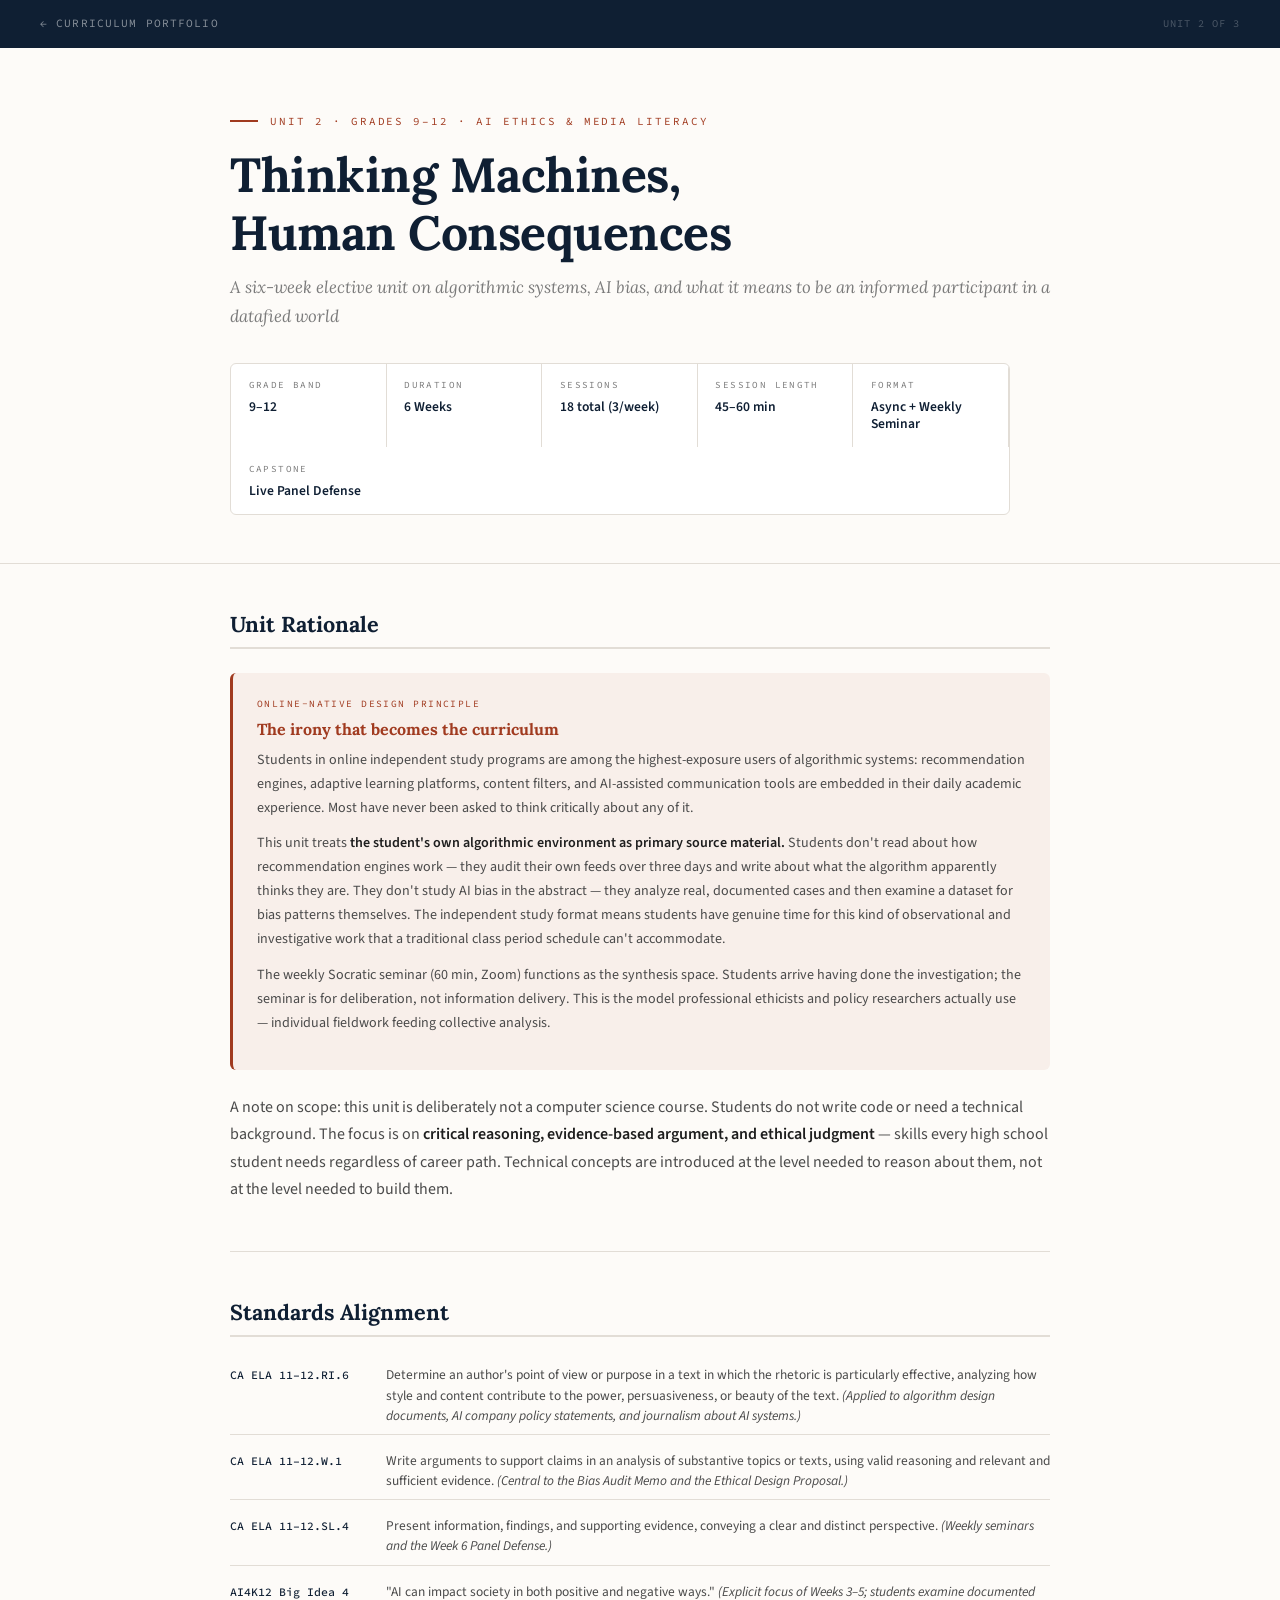
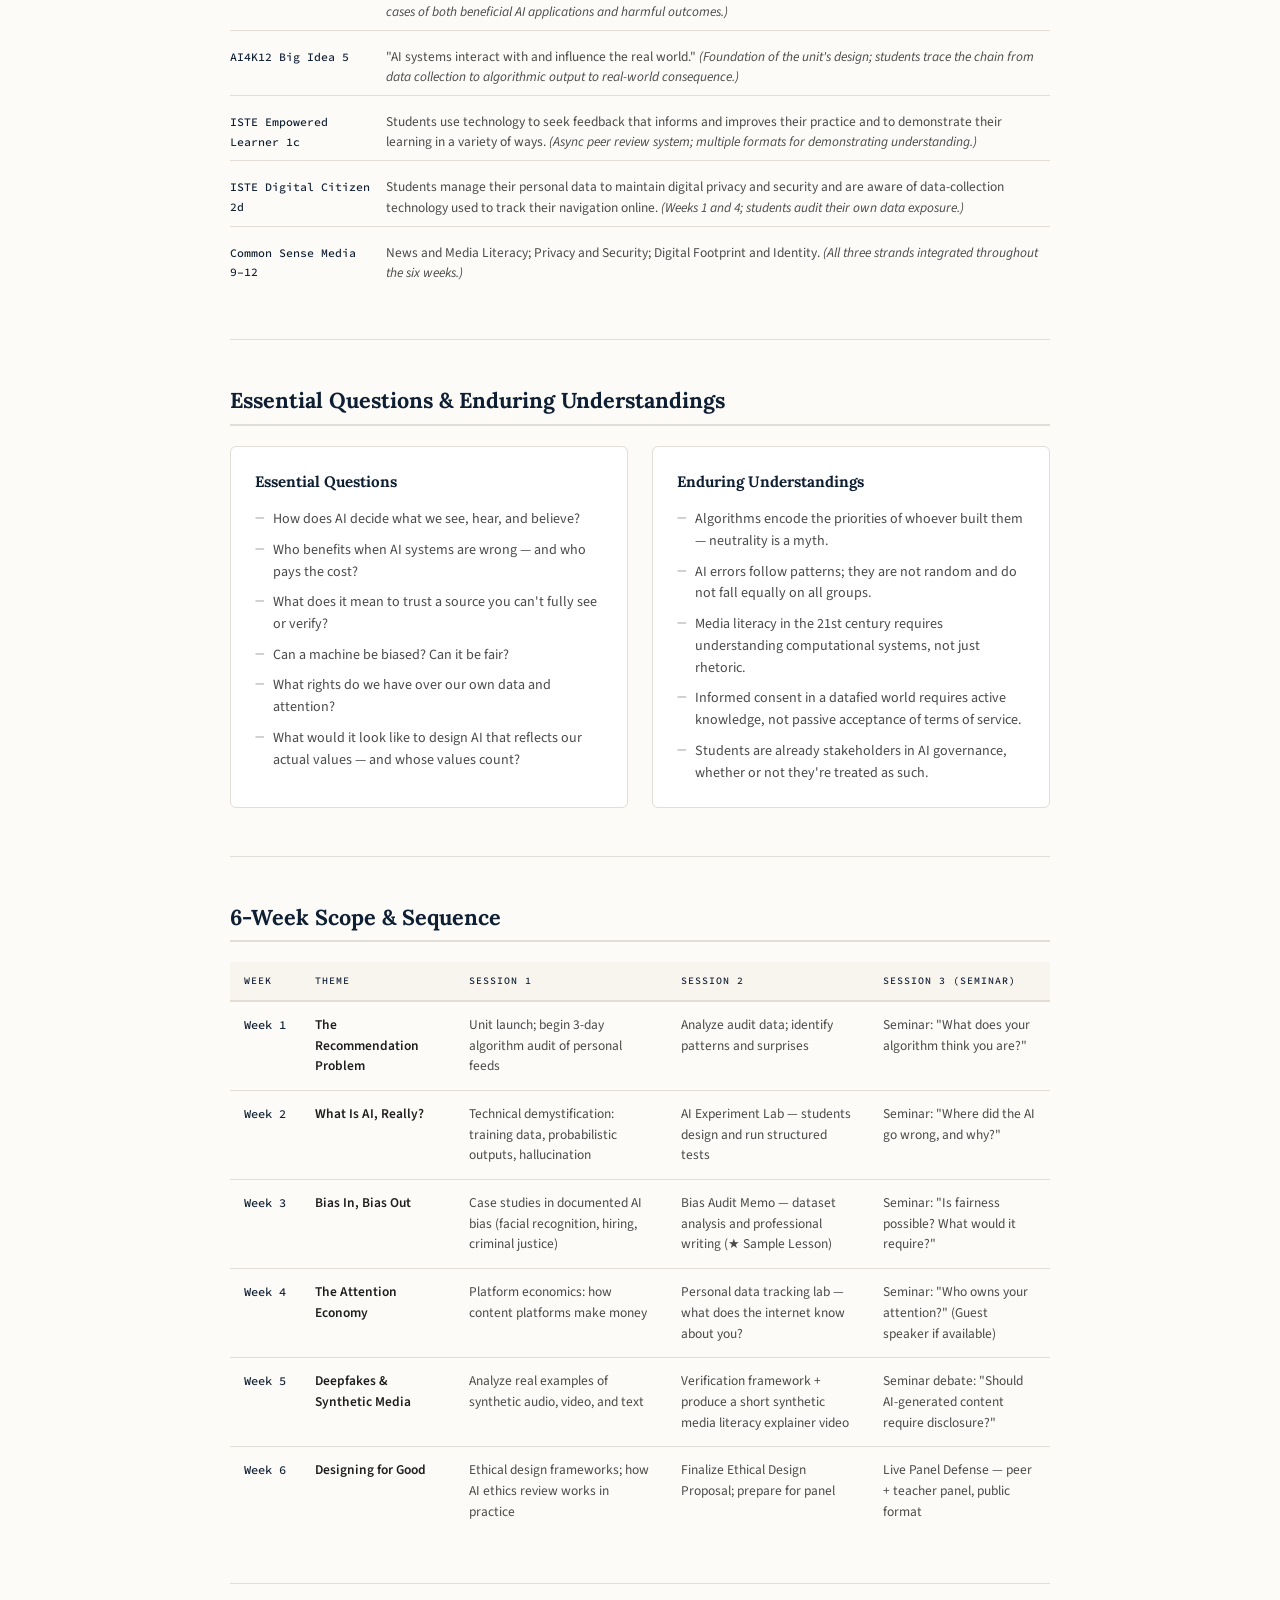
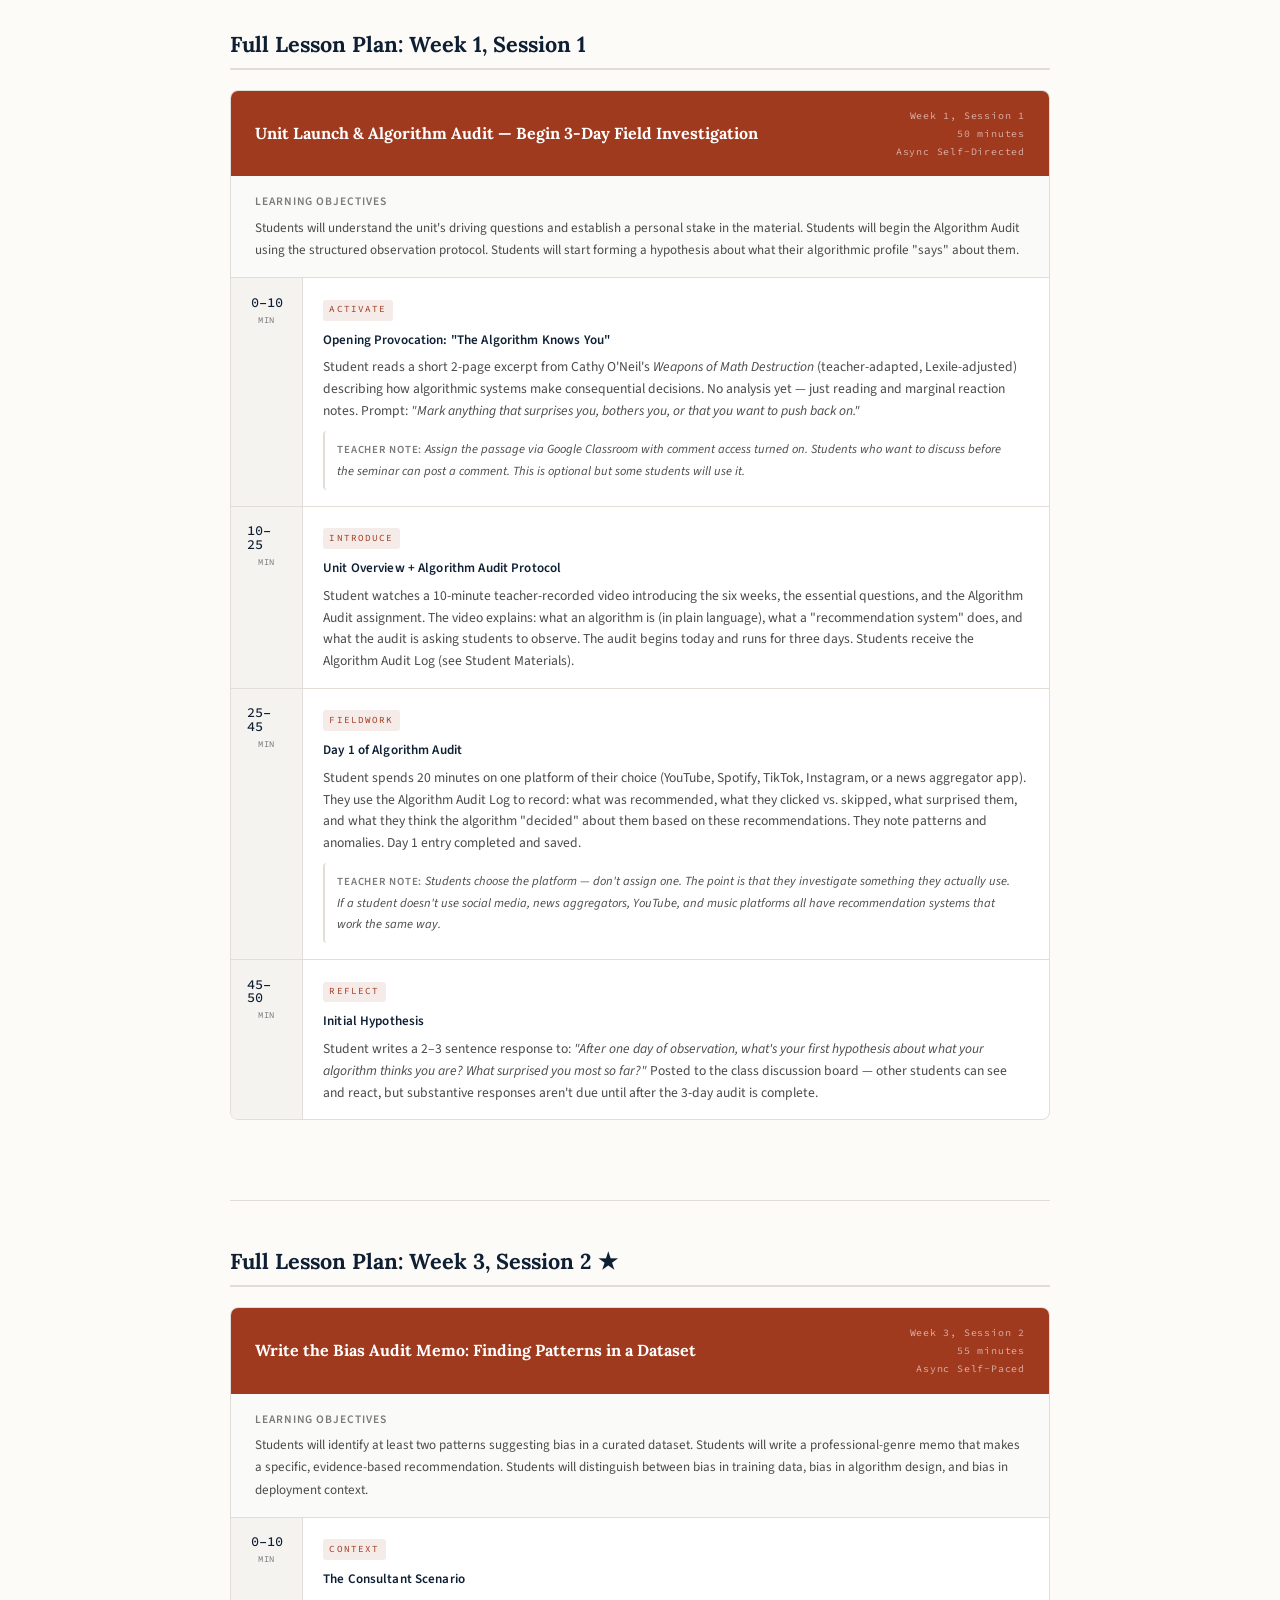
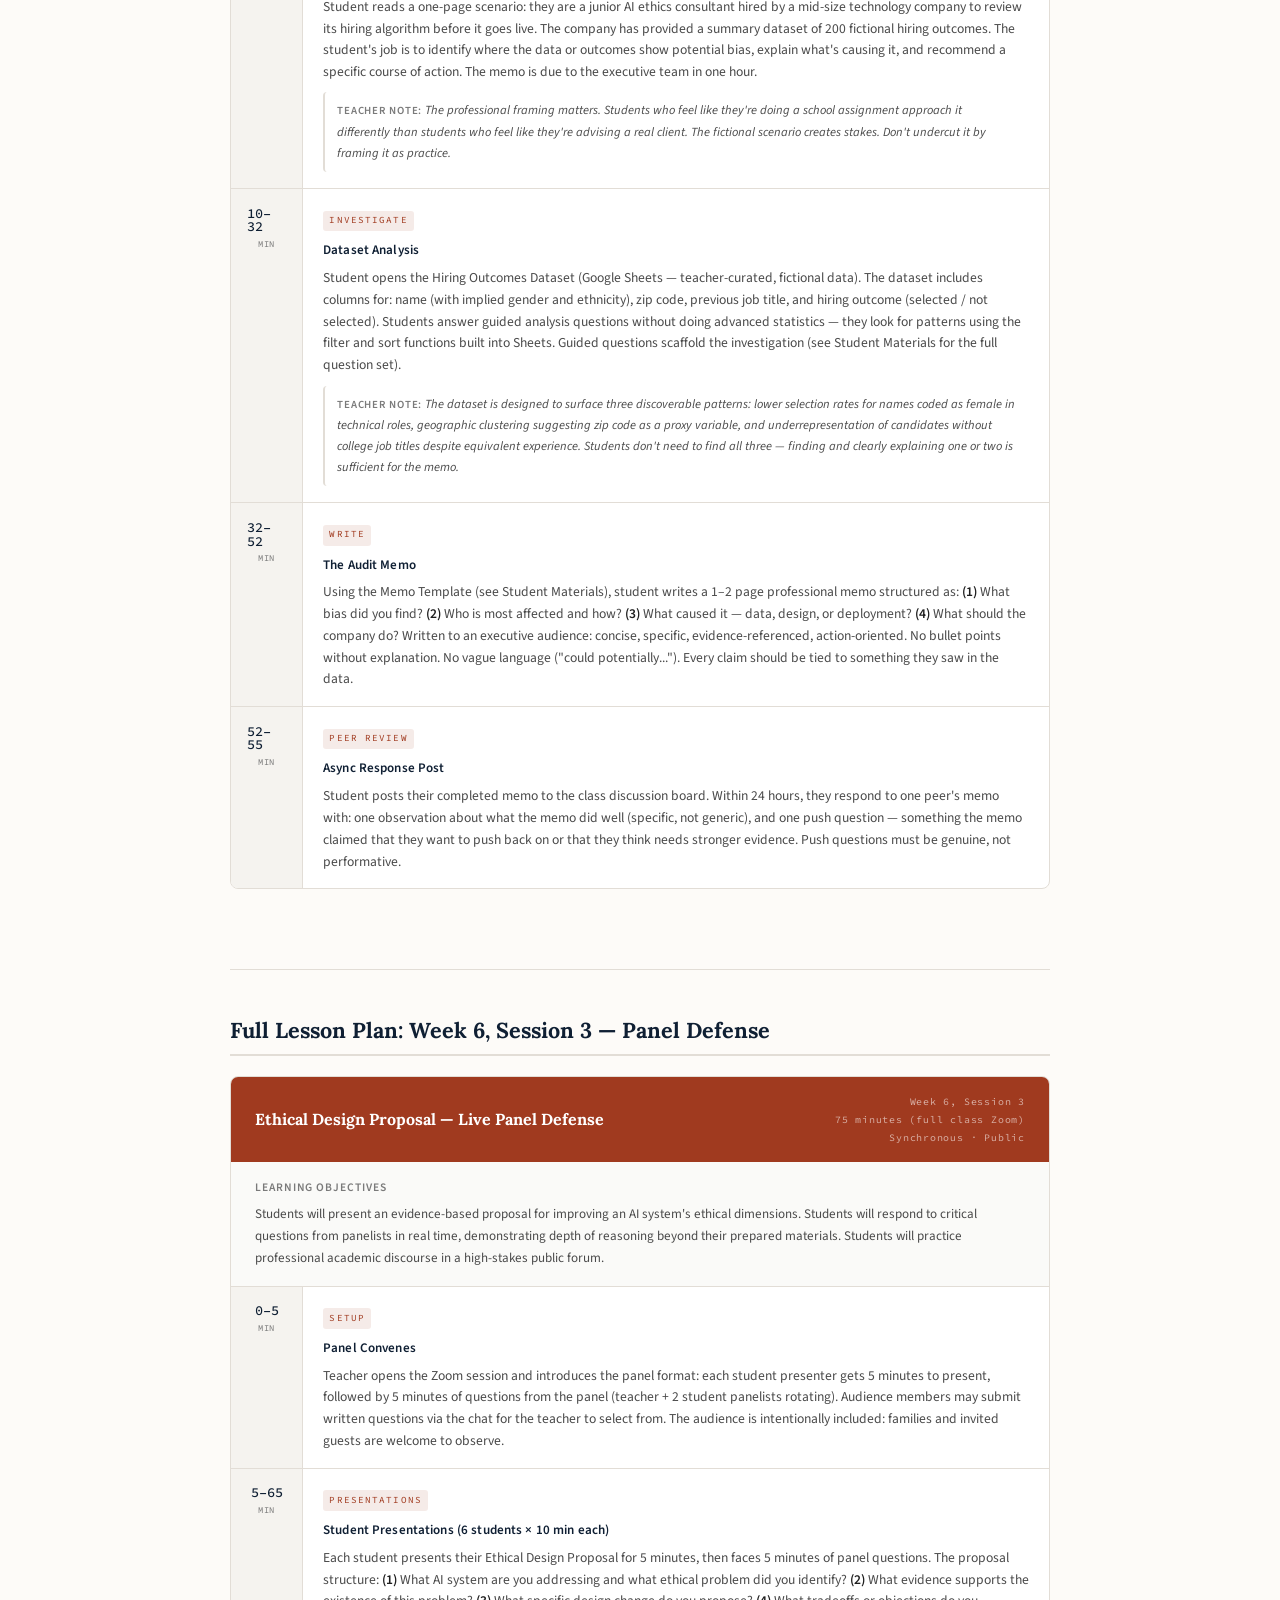
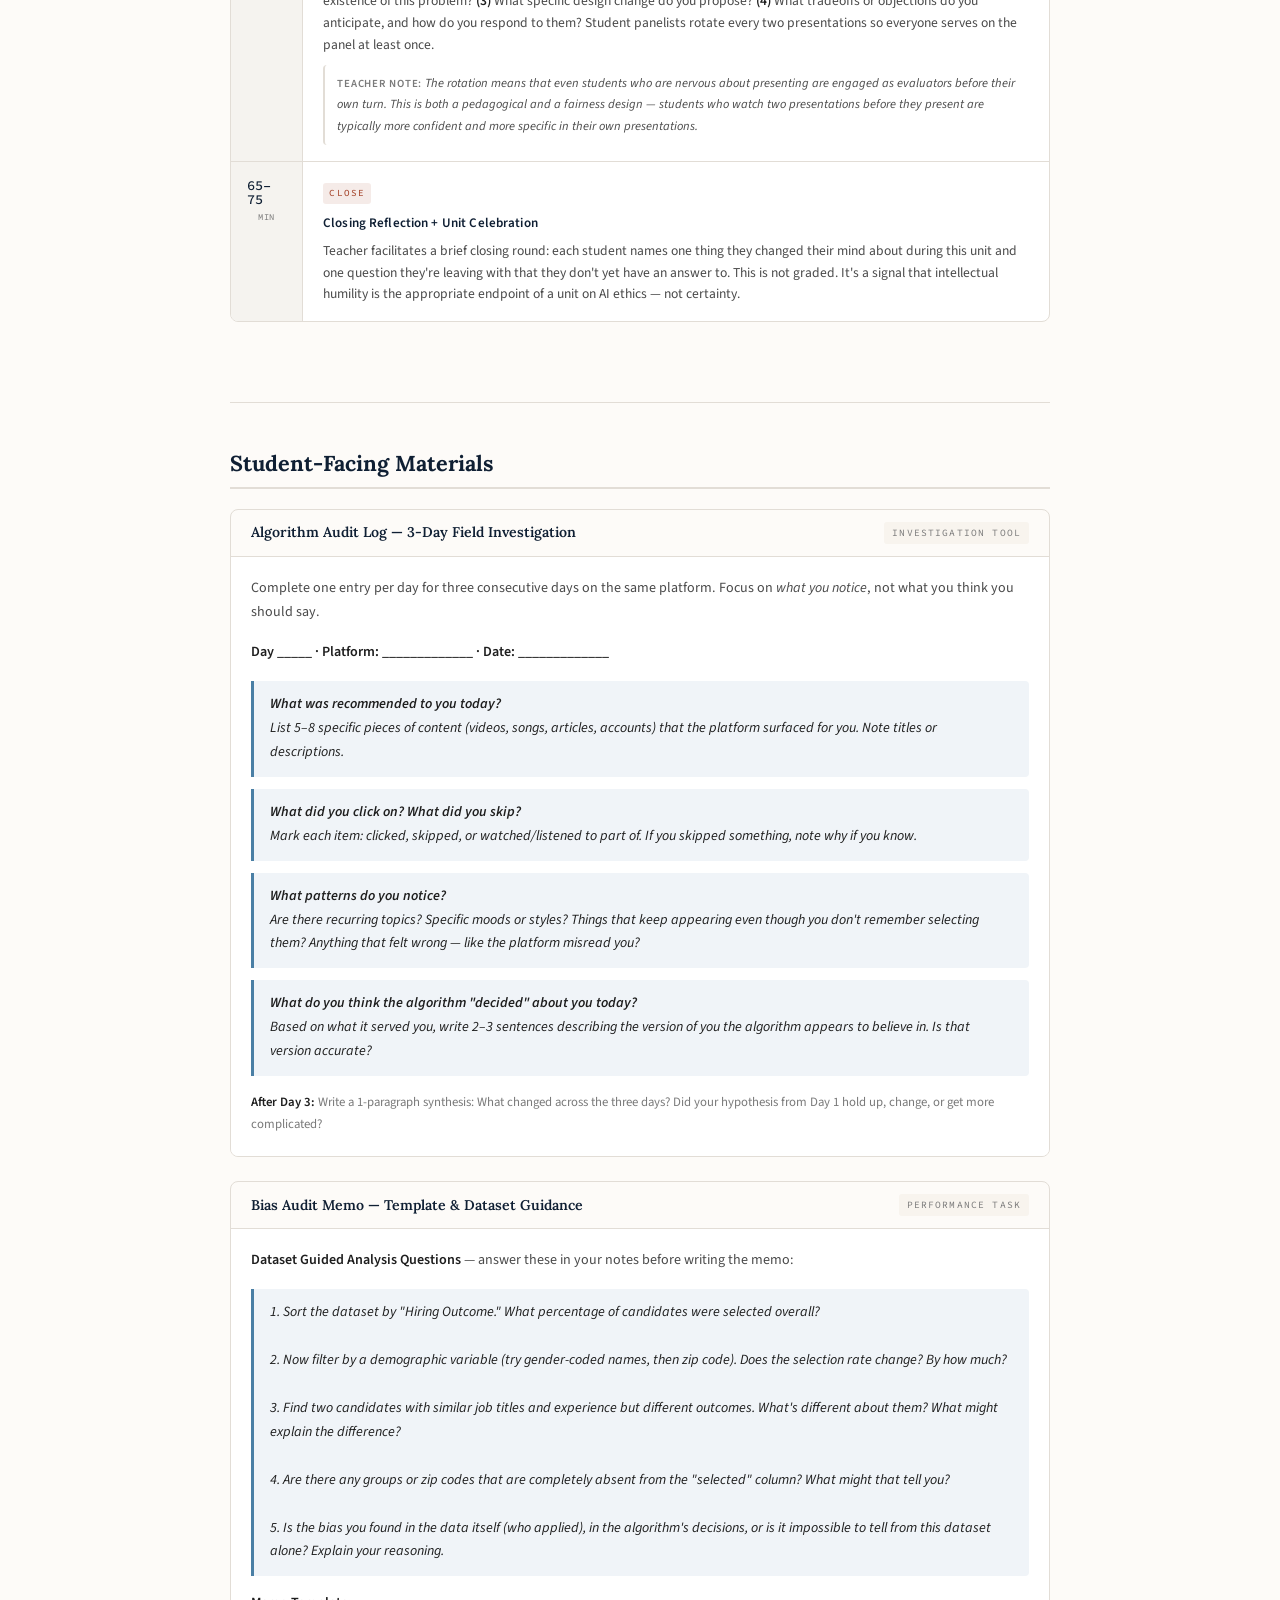
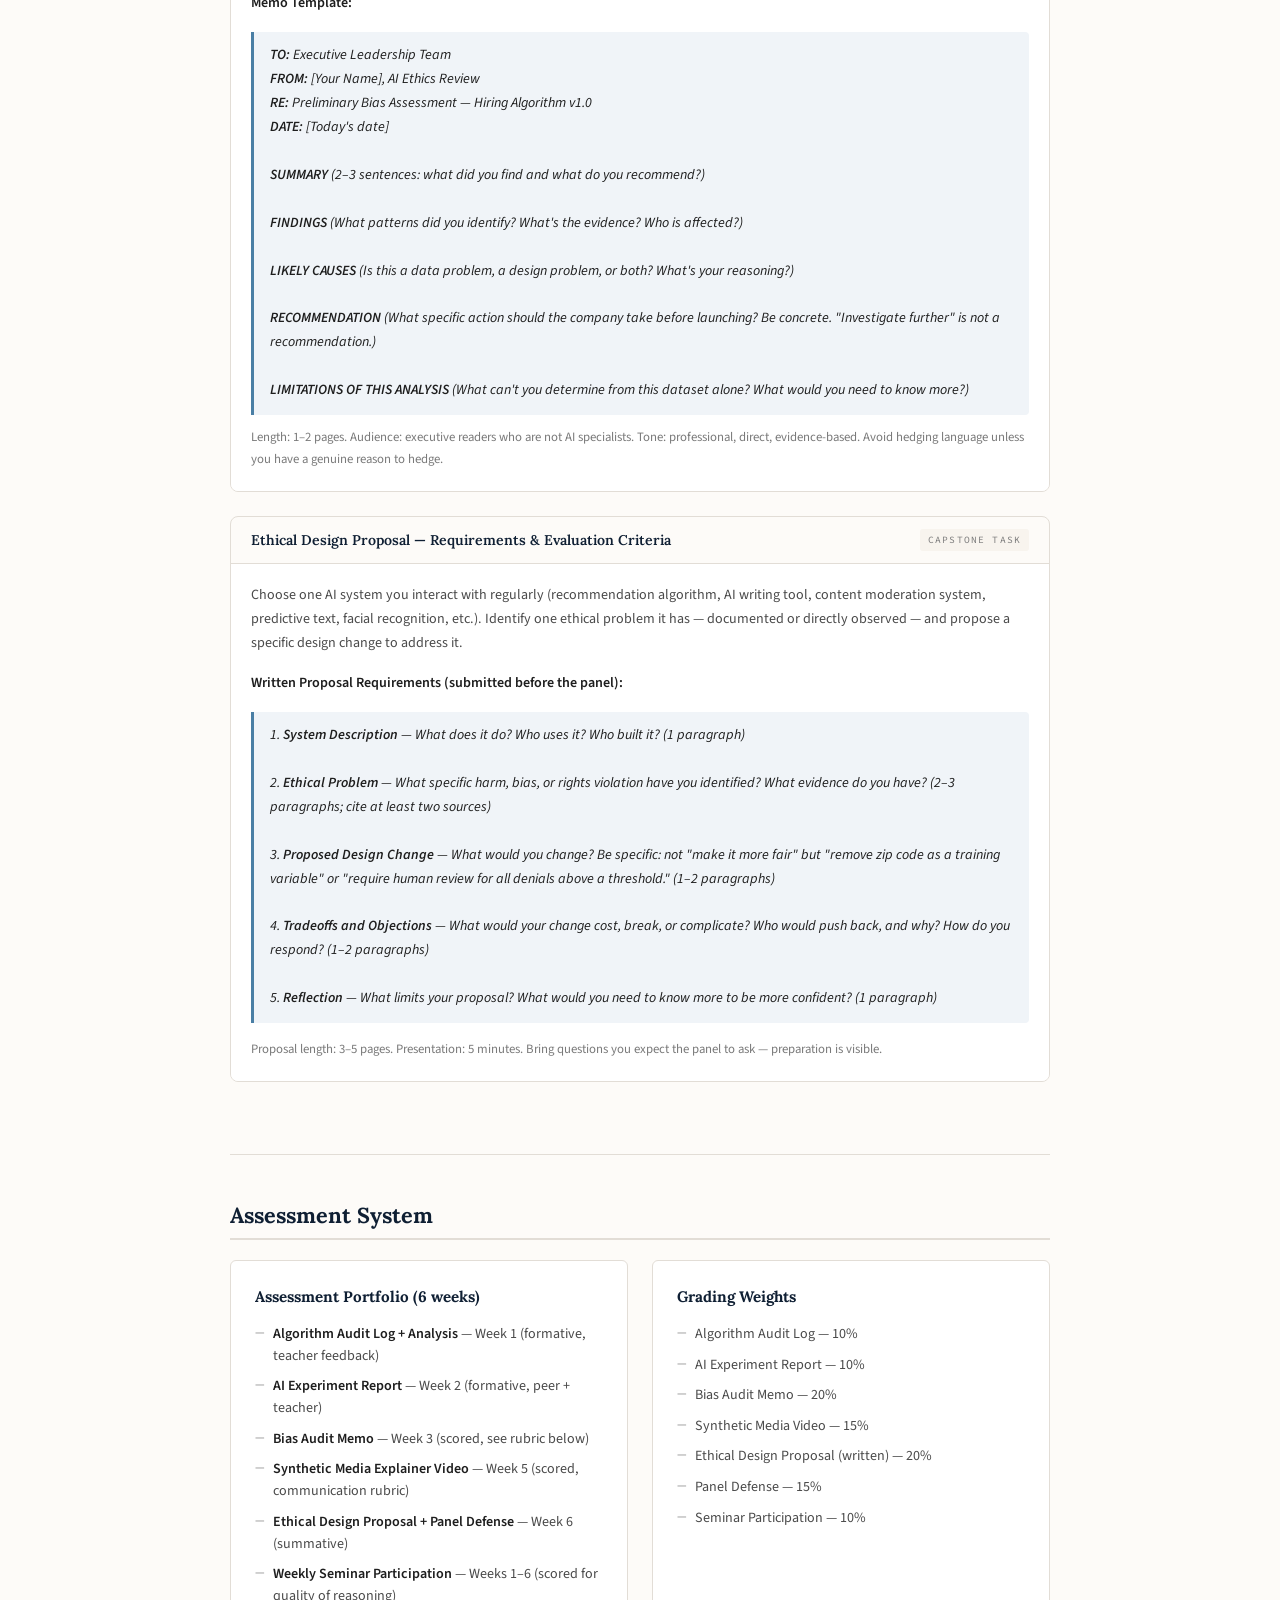
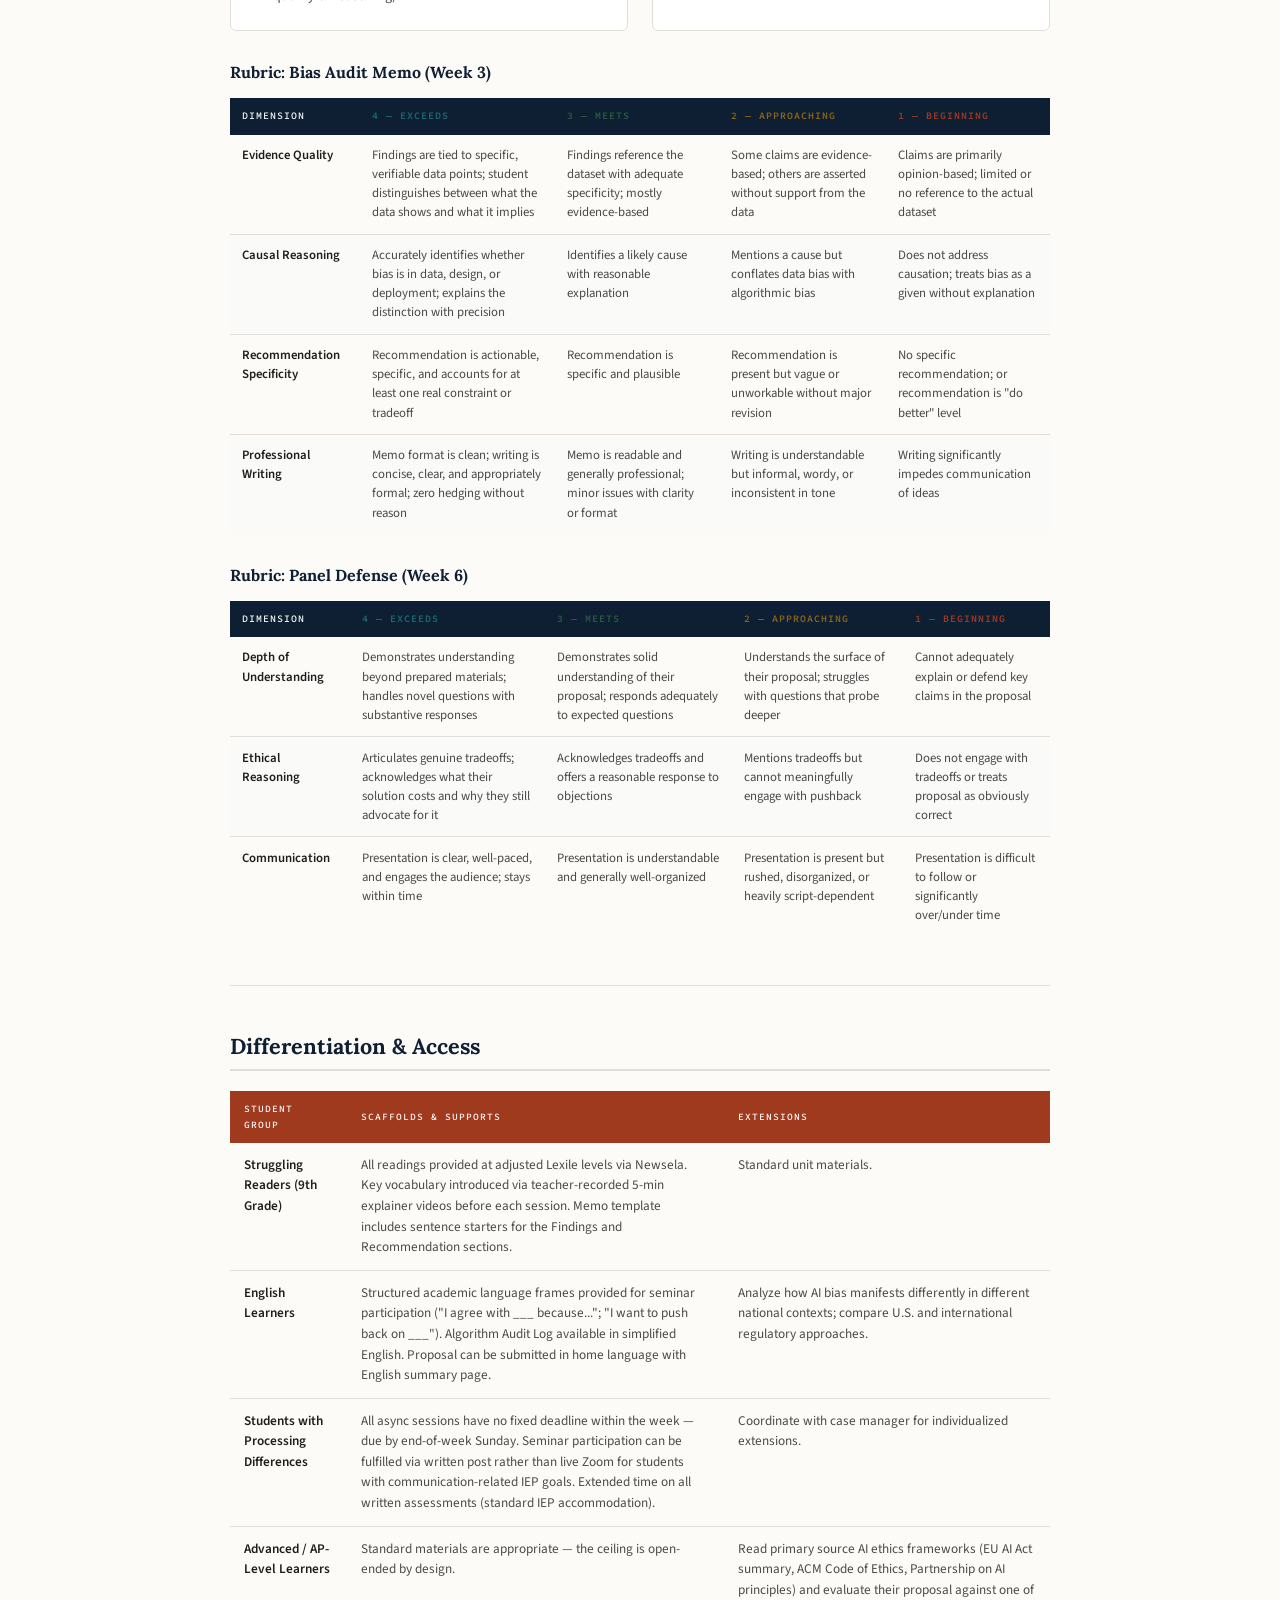
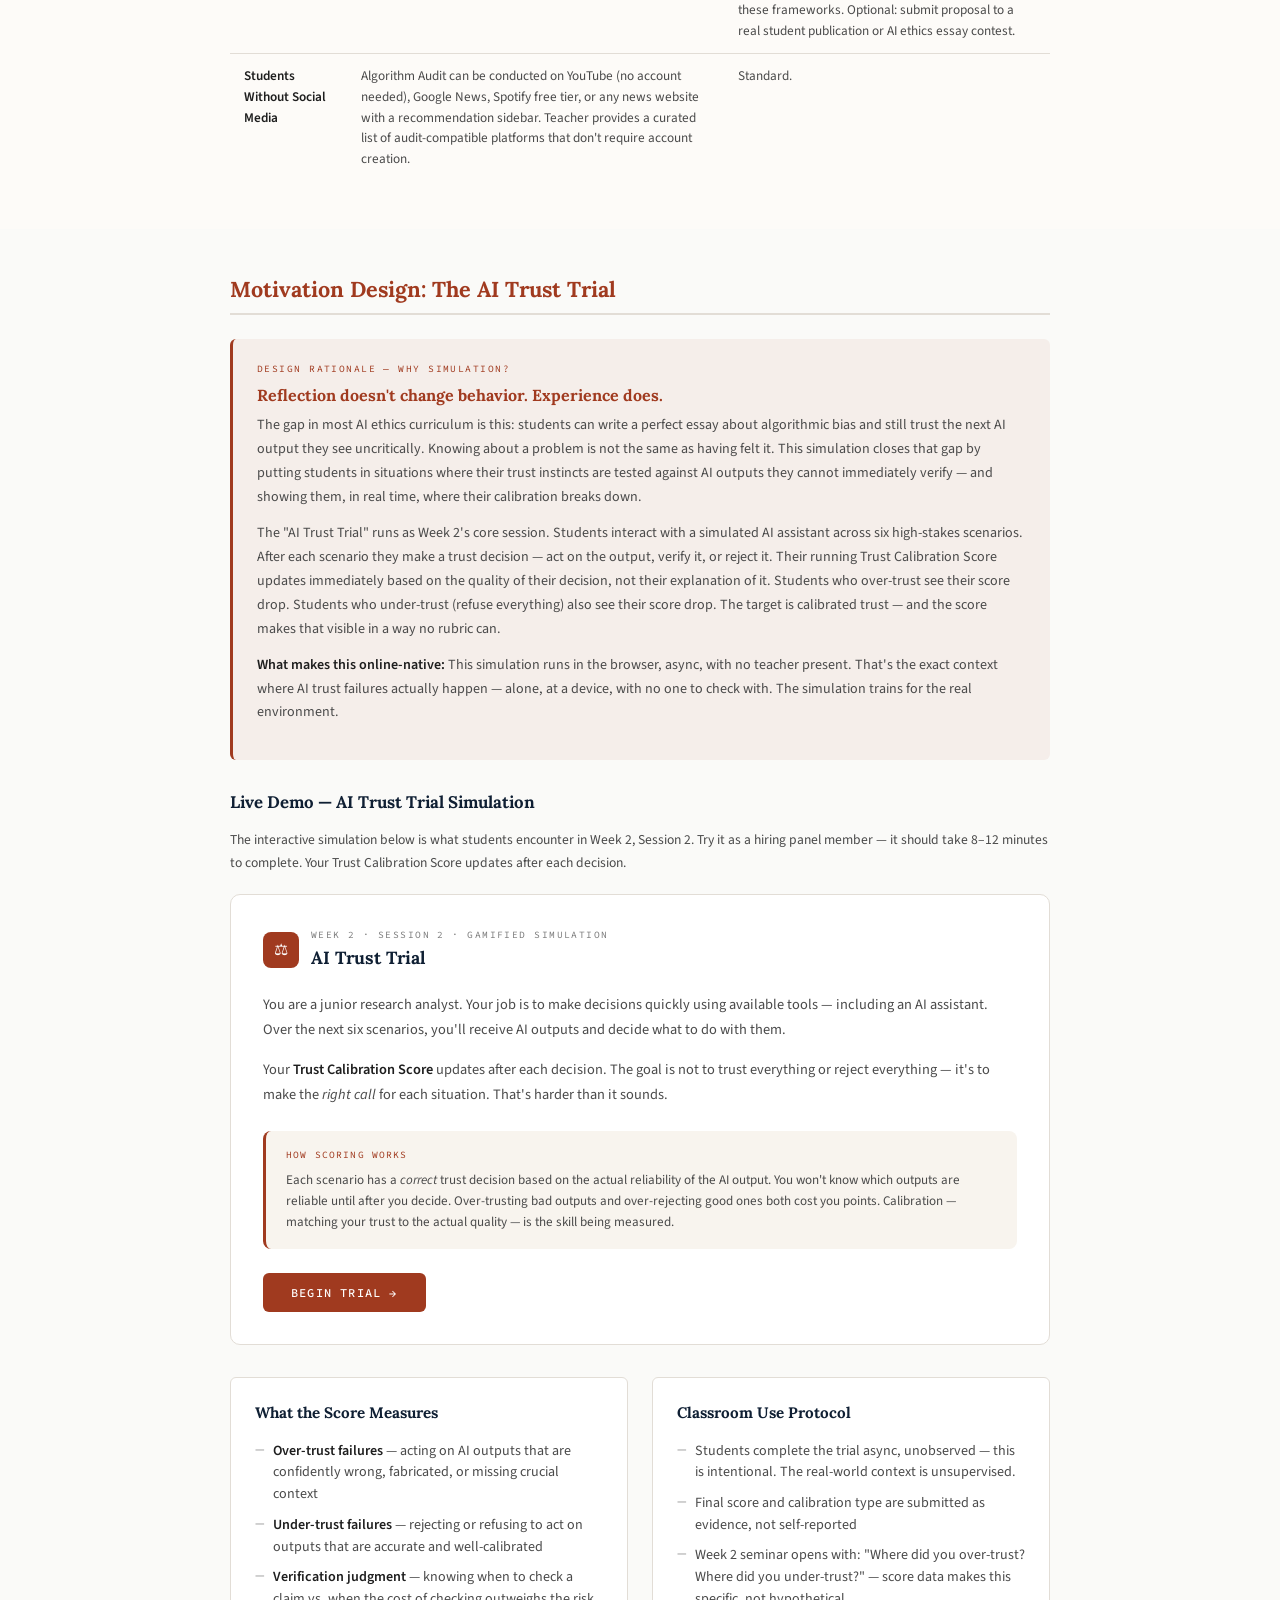
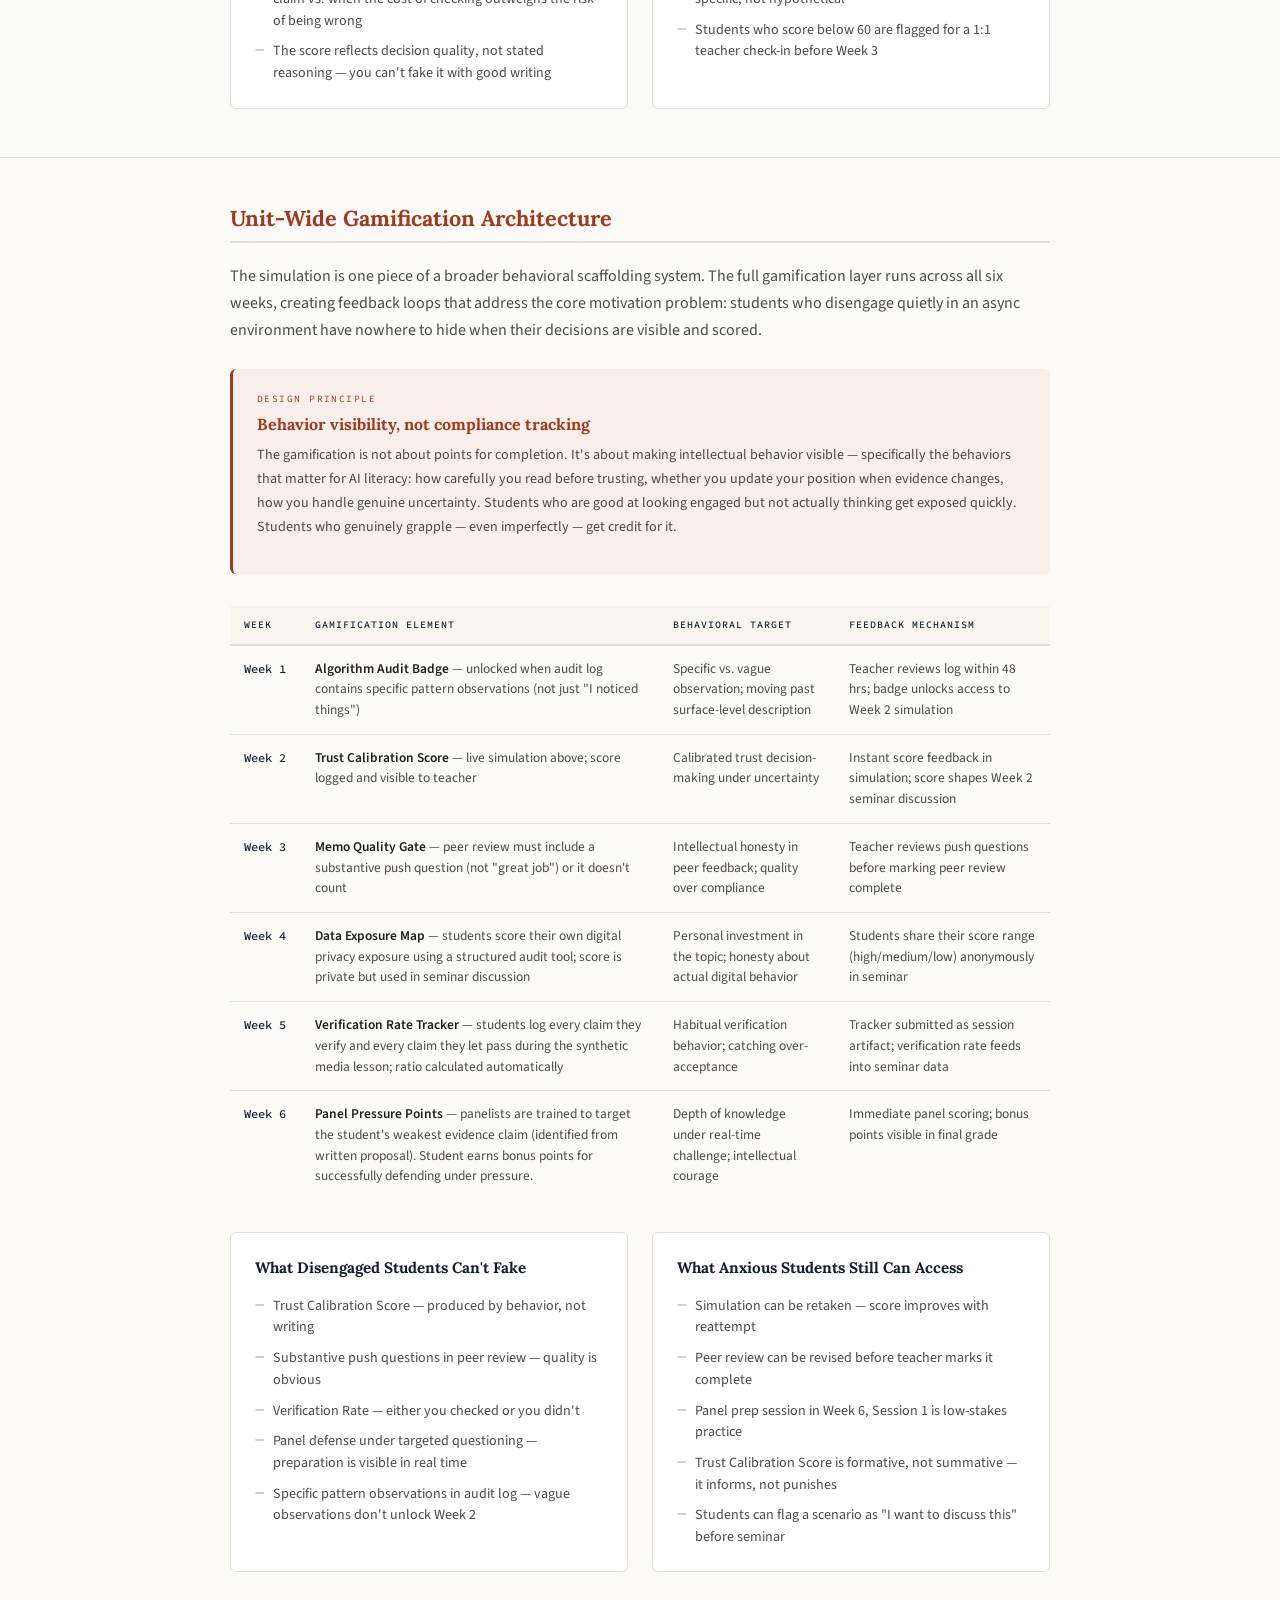
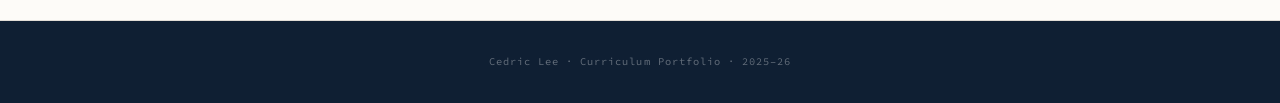
<file: unit2.html>
<!DOCTYPE html>
<html lang="en">
<head>
<meta charset="UTF-8">
<meta name="viewport" content="width=device-width, initial-scale=1.0">
<title>Unit 2: Thinking Machines, Human Consequences — Cedric Lee</title>
<link rel="preconnect" href="https://fonts.googleapis.com">
<link href="https://fonts.googleapis.com/css2?family=Lora:ital,wght@0,400;0,600;0,700;1,400;1,600&family=Source+Sans+3:ital,wght@0,300;0,400;0,500;0,600;1,300;1,400&family=Source+Code+Pro:wght@400;500&display=swap" rel="stylesheet">
<link rel="stylesheet" href="shared.css">
</head>
<body class="theme-rust">

<nav class="back-nav">
  <a href="index.html" class="back-link">← Curriculum Portfolio</a>
  <span class="back-unit-label">Unit 2 of 3</span>
</nav>

<div class="unit-hero">
  <div class="page-wrap">
    <div class="unit-eyebrow">Unit 2 · Grades 9–12 · AI Ethics &amp; Media Literacy</div>
    <h1>Thinking Machines,<br>Human Consequences</h1>
    <p class="subtitle">A six-week elective unit on algorithmic systems, AI bias, and what it means to be an informed participant in a datafied world</p>

    <div class="meta-grid">
      <div class="meta-cell">
        <div class="meta-key">Grade Band</div>
        <div class="meta-val">9–12</div>
      </div>
      <div class="meta-cell">
        <div class="meta-key">Duration</div>
        <div class="meta-val">6 Weeks</div>
      </div>
      <div class="meta-cell">
        <div class="meta-key">Sessions</div>
        <div class="meta-val">18 total (3/week)</div>
      </div>
      <div class="meta-cell">
        <div class="meta-key">Session Length</div>
        <div class="meta-val">45–60 min</div>
      </div>
      <div class="meta-cell">
        <div class="meta-key">Format</div>
        <div class="meta-val">Async + Weekly Seminar</div>
      </div>
      <div class="meta-cell">
        <div class="meta-key">Capstone</div>
        <div class="meta-val">Live Panel Defense</div>
      </div>
    </div>
  </div>
</div>

<div class="page-wrap">

  <!-- RATIONALE -->
  <div class="section-block">
    <h2 class="section-heading">Unit Rationale</h2>

    <div class="callout">
      <div class="callout-label">Online-Native Design Principle</div>
      <h4>The irony that becomes the curriculum</h4>
      <p>Students in online independent study programs are among the highest-exposure users of algorithmic systems: recommendation engines, adaptive learning platforms, content filters, and AI-assisted communication tools are embedded in their daily academic experience. Most have never been asked to think critically about any of it.</p>
      <p>This unit treats <strong>the student's own algorithmic environment as primary source material.</strong> Students don't read about how recommendation engines work — they audit their own feeds over three days and write about what the algorithm apparently thinks they are. They don't study AI bias in the abstract — they analyze real, documented cases and then examine a dataset for bias patterns themselves. The independent study format means students have genuine time for this kind of observational and investigative work that a traditional class period schedule can't accommodate.</p>
      <p>The weekly Socratic seminar (60 min, Zoom) functions as the synthesis space. Students arrive having done the investigation; the seminar is for deliberation, not information delivery. This is the model professional ethicists and policy researchers actually use — individual fieldwork feeding collective analysis.</p>
    </div>

    <p>A note on scope: this unit is deliberately not a computer science course. Students do not write code or need a technical background. The focus is on <strong>critical reasoning, evidence-based argument, and ethical judgment</strong> — skills every high school student needs regardless of career path. Technical concepts are introduced at the level needed to reason about them, not at the level needed to build them.</p>
  </div>

  <!-- STANDARDS -->
  <div class="section-block">
    <h2 class="section-heading">Standards Alignment</h2>
    <div class="standards-list">
      <div class="standard-row">
        <div class="std-code">CA ELA 11–12.RI.6</div>
        <div class="std-desc">Determine an author's point of view or purpose in a text in which the rhetoric is particularly effective, analyzing how style and content contribute to the power, persuasiveness, or beauty of the text. <em>(Applied to algorithm design documents, AI company policy statements, and journalism about AI systems.)</em></div>
      </div>
      <div class="standard-row">
        <div class="std-code">CA ELA 11–12.W.1</div>
        <div class="std-desc">Write arguments to support claims in an analysis of substantive topics or texts, using valid reasoning and relevant and sufficient evidence. <em>(Central to the Bias Audit Memo and the Ethical Design Proposal.)</em></div>
      </div>
      <div class="standard-row">
        <div class="std-code">CA ELA 11–12.SL.4</div>
        <div class="std-desc">Present information, findings, and supporting evidence, conveying a clear and distinct perspective. <em>(Weekly seminars and the Week 6 Panel Defense.)</em></div>
      </div>
      <div class="standard-row">
        <div class="std-code">AI4K12 Big Idea 4</div>
        <div class="std-desc">"AI can impact society in both positive and negative ways." <em>(Explicit focus of Weeks 3–5; students examine documented cases of both beneficial AI applications and harmful outcomes.)</em></div>
      </div>
      <div class="standard-row">
        <div class="std-code">AI4K12 Big Idea 5</div>
        <div class="std-desc">"AI systems interact with and influence the real world." <em>(Foundation of the unit's design; students trace the chain from data collection to algorithmic output to real-world consequence.)</em></div>
      </div>
      <div class="standard-row">
        <div class="std-code">ISTE Empowered Learner 1c</div>
        <div class="std-desc">Students use technology to seek feedback that informs and improves their practice and to demonstrate their learning in a variety of ways. <em>(Async peer review system; multiple formats for demonstrating understanding.)</em></div>
      </div>
      <div class="standard-row">
        <div class="std-code">ISTE Digital Citizen 2d</div>
        <div class="std-desc">Students manage their personal data to maintain digital privacy and security and are aware of data-collection technology used to track their navigation online. <em>(Weeks 1 and 4; students audit their own data exposure.)</em></div>
      </div>
      <div class="standard-row">
        <div class="std-code">Common Sense Media 9–12</div>
        <div class="std-desc">News and Media Literacy; Privacy and Security; Digital Footprint and Identity. <em>(All three strands integrated throughout the six weeks.)</em></div>
      </div>
    </div>
  </div>

  <!-- EQs -->
  <div class="section-block">
    <h2 class="section-heading">Essential Questions &amp; Enduring Understandings</h2>
    <div class="two-col">
      <div class="box">
        <div class="box-title">Essential Questions</div>
        <ul>
          <li>How does AI decide what we see, hear, and believe?</li>
          <li>Who benefits when AI systems are wrong — and who pays the cost?</li>
          <li>What does it mean to trust a source you can't fully see or verify?</li>
          <li>Can a machine be biased? Can it be fair?</li>
          <li>What rights do we have over our own data and attention?</li>
          <li>What would it look like to design AI that reflects our actual values — and whose values count?</li>
        </ul>
      </div>
      <div class="box">
        <div class="box-title">Enduring Understandings</div>
        <ul>
          <li>Algorithms encode the priorities of whoever built them — neutrality is a myth.</li>
          <li>AI errors follow patterns; they are not random and do not fall equally on all groups.</li>
          <li>Media literacy in the 21st century requires understanding computational systems, not just rhetoric.</li>
          <li>Informed consent in a datafied world requires active knowledge, not passive acceptance of terms of service.</li>
          <li>Students are already stakeholders in AI governance, whether or not they're treated as such.</li>
        </ul>
      </div>
    </div>
  </div>

  <!-- SCOPE -->
  <div class="section-block">
    <h2 class="section-heading">6-Week Scope &amp; Sequence</h2>
    <table class="scope-table">
      <thead>
        <tr>
          <th>Week</th>
          <th>Theme</th>
          <th>Session 1</th>
          <th>Session 2</th>
          <th>Session 3 (Seminar)</th>
        </tr>
      </thead>
      <tbody>
        <tr>
          <td><span class="week-num">Week 1</span></td>
          <td><span class="week-focus">The Recommendation Problem</span></td>
          <td>Unit launch; begin 3-day algorithm audit of personal feeds</td>
          <td>Analyze audit data; identify patterns and surprises</td>
          <td>Seminar: "What does your algorithm think you are?"</td>
        </tr>
        <tr>
          <td><span class="week-num">Week 2</span></td>
          <td><span class="week-focus">What Is AI, Really?</span></td>
          <td>Technical demystification: training data, probabilistic outputs, hallucination</td>
          <td>AI Experiment Lab — students design and run structured tests</td>
          <td>Seminar: "Where did the AI go wrong, and why?"</td>
        </tr>
        <tr>
          <td><span class="week-num">Week 3</span></td>
          <td><span class="week-focus">Bias In, Bias Out</span></td>
          <td>Case studies in documented AI bias (facial recognition, hiring, criminal justice)</td>
          <td>Bias Audit Memo — dataset analysis and professional writing (★ Sample Lesson)</td>
          <td>Seminar: "Is fairness possible? What would it require?"</td>
        </tr>
        <tr>
          <td><span class="week-num">Week 4</span></td>
          <td><span class="week-focus">The Attention Economy</span></td>
          <td>Platform economics: how content platforms make money</td>
          <td>Personal data tracking lab — what does the internet know about you?</td>
          <td>Seminar: "Who owns your attention?" (Guest speaker if available)</td>
        </tr>
        <tr>
          <td><span class="week-num">Week 5</span></td>
          <td><span class="week-focus">Deepfakes &amp; Synthetic Media</span></td>
          <td>Analyze real examples of synthetic audio, video, and text</td>
          <td>Verification framework + produce a short synthetic media literacy explainer video</td>
          <td>Seminar debate: "Should AI-generated content require disclosure?"</td>
        </tr>
        <tr>
          <td><span class="week-num">Week 6</span></td>
          <td><span class="week-focus">Designing for Good</span></td>
          <td>Ethical design frameworks; how AI ethics review works in practice</td>
          <td>Finalize Ethical Design Proposal; prepare for panel</td>
          <td>Live Panel Defense — peer + teacher panel, public format</td>
        </tr>
      </tbody>
    </table>
  </div>

  <!-- LESSON 1 -->
  <div class="section-block">
    <h2 class="section-heading">Full Lesson Plan: Week 1, Session 1</h2>
    <div class="lesson">
      <div class="lesson-head">
        <h3>Unit Launch &amp; Algorithm Audit — Begin 3-Day Field Investigation</h3>
        <div class="lesson-meta">
          <span>Week 1, Session 1</span>
          <span>50 minutes</span>
          <span>Async Self-Directed</span>
        </div>
      </div>
      <div class="lesson-objectives">
        <strong>Learning Objectives</strong>
        <p>Students will understand the unit's driving questions and establish a personal stake in the material. Students will begin the Algorithm Audit using the structured observation protocol. Students will start forming a hypothesis about what their algorithmic profile "says" about them.</p>
      </div>
      <div class="lesson-body">
        <div class="phase">
          <div class="phase-time"><span class="mins">0–10</span><span class="mins-label">min</span></div>
          <div class="phase-content">
            <div class="phase-type">Activate</div>
            <div class="phase-name">Opening Provocation: "The Algorithm Knows You"</div>
            <div class="phase-desc">Student reads a short 2-page excerpt from Cathy O'Neil's <em>Weapons of Math Destruction</em> (teacher-adapted, Lexile-adjusted) describing how algorithmic systems make consequential decisions. No analysis yet — just reading and marginal reaction notes. Prompt: <em>"Mark anything that surprises you, bothers you, or that you want to push back on."</em></div>
            <div class="phase-teacher-note"><strong>Teacher note:</strong> Assign the passage via Google Classroom with comment access turned on. Students who want to discuss before the seminar can post a comment. This is optional but some students will use it.</div>
          </div>
        </div>
        <div class="phase">
          <div class="phase-time"><span class="mins">10–25</span><span class="mins-label">min</span></div>
          <div class="phase-content">
            <div class="phase-type">Introduce</div>
            <div class="phase-name">Unit Overview + Algorithm Audit Protocol</div>
            <div class="phase-desc">Student watches a 10-minute teacher-recorded video introducing the six weeks, the essential questions, and the Algorithm Audit assignment. The video explains: what an algorithm is (in plain language), what a "recommendation system" does, and what the audit is asking students to observe. The audit begins today and runs for three days. Students receive the Algorithm Audit Log (see Student Materials).</div>
          </div>
        </div>
        <div class="phase">
          <div class="phase-time"><span class="mins">25–45</span><span class="mins-label">min</span></div>
          <div class="phase-content">
            <div class="phase-type">Fieldwork</div>
            <div class="phase-name">Day 1 of Algorithm Audit</div>
            <div class="phase-desc">Student spends 20 minutes on one platform of their choice (YouTube, Spotify, TikTok, Instagram, or a news aggregator app). They use the Algorithm Audit Log to record: what was recommended, what they clicked vs. skipped, what surprised them, and what they think the algorithm "decided" about them based on these recommendations. They note patterns and anomalies. Day 1 entry completed and saved.</div>
            <div class="phase-teacher-note"><strong>Teacher note:</strong> Students choose the platform — don't assign one. The point is that they investigate something they actually use. If a student doesn't use social media, news aggregators, YouTube, and music platforms all have recommendation systems that work the same way.</div>
          </div>
        </div>
        <div class="phase">
          <div class="phase-time"><span class="mins">45–50</span><span class="mins-label">min</span></div>
          <div class="phase-content">
            <div class="phase-type">Reflect</div>
            <div class="phase-name">Initial Hypothesis</div>
            <div class="phase-desc">Student writes a 2–3 sentence response to: <em>"After one day of observation, what's your first hypothesis about what your algorithm thinks you are? What surprised you most so far?"</em> Posted to the class discussion board — other students can see and react, but substantive responses aren't due until after the 3-day audit is complete.</div>
          </div>
        </div>
      </div>
    </div>
  </div>

  <!-- LESSON 2 (FEATURED) -->
  <div class="section-block">
    <h2 class="section-heading">Full Lesson Plan: Week 3, Session 2 ★</h2>
    <div class="lesson">
      <div class="lesson-head">
        <h3>Write the Bias Audit Memo: Finding Patterns in a Dataset</h3>
        <div class="lesson-meta">
          <span>Week 3, Session 2</span>
          <span>55 minutes</span>
          <span>Async Self-Paced</span>
        </div>
      </div>
      <div class="lesson-objectives">
        <strong>Learning Objectives</strong>
        <p>Students will identify at least two patterns suggesting bias in a curated dataset. Students will write a professional-genre memo that makes a specific, evidence-based recommendation. Students will distinguish between bias in training data, bias in algorithm design, and bias in deployment context.</p>
      </div>
      <div class="lesson-body">
        <div class="phase">
          <div class="phase-time"><span class="mins">0–10</span><span class="mins-label">min</span></div>
          <div class="phase-content">
            <div class="phase-type">Context</div>
            <div class="phase-name">The Consultant Scenario</div>
            <div class="phase-desc">Student reads a one-page scenario: they are a junior AI ethics consultant hired by a mid-size technology company to review its hiring algorithm before it goes live. The company has provided a summary dataset of 200 fictional hiring outcomes. The student's job is to identify where the data or outcomes show potential bias, explain what's causing it, and recommend a specific course of action. The memo is due to the executive team in one hour.</div>
            <div class="phase-teacher-note"><strong>Teacher note:</strong> The professional framing matters. Students who feel like they're doing a school assignment approach it differently than students who feel like they're advising a real client. The fictional scenario creates stakes. Don't undercut it by framing it as practice.</div>
          </div>
        </div>
        <div class="phase">
          <div class="phase-time"><span class="mins">10–32</span><span class="mins-label">min</span></div>
          <div class="phase-content">
            <div class="phase-type">Investigate</div>
            <div class="phase-name">Dataset Analysis</div>
            <div class="phase-desc">Student opens the Hiring Outcomes Dataset (Google Sheets — teacher-curated, fictional data). The dataset includes columns for: name (with implied gender and ethnicity), zip code, previous job title, and hiring outcome (selected / not selected). Students answer guided analysis questions without doing advanced statistics — they look for patterns using the filter and sort functions built into Sheets. Guided questions scaffold the investigation (see Student Materials for the full question set).</div>
            <div class="phase-teacher-note"><strong>Teacher note:</strong> The dataset is designed to surface three discoverable patterns: lower selection rates for names coded as female in technical roles, geographic clustering suggesting zip code as a proxy variable, and underrepresentation of candidates without college job titles despite equivalent experience. Students don't need to find all three — finding and clearly explaining one or two is sufficient for the memo.</div>
          </div>
        </div>
        <div class="phase">
          <div class="phase-time"><span class="mins">32–52</span><span class="mins-label">min</span></div>
          <div class="phase-content">
            <div class="phase-type">Write</div>
            <div class="phase-name">The Audit Memo</div>
            <div class="phase-desc">Using the Memo Template (see Student Materials), student writes a 1–2 page professional memo structured as: <strong>(1)</strong> What bias did you find? <strong>(2)</strong> Who is most affected and how? <strong>(3)</strong> What caused it — data, design, or deployment? <strong>(4)</strong> What should the company do? Written to an executive audience: concise, specific, evidence-referenced, action-oriented. No bullet points without explanation. No vague language ("could potentially..."). Every claim should be tied to something they saw in the data.</div>
          </div>
        </div>
        <div class="phase">
          <div class="phase-time"><span class="mins">52–55</span><span class="mins-label">min</span></div>
          <div class="phase-content">
            <div class="phase-type">Peer Review</div>
            <div class="phase-name">Async Response Post</div>
            <div class="phase-desc">Student posts their completed memo to the class discussion board. Within 24 hours, they respond to one peer's memo with: one observation about what the memo did well (specific, not generic), and one push question — something the memo claimed that they want to push back on or that they think needs stronger evidence. Push questions must be genuine, not performative.</div>
          </div>
        </div>
      </div>
    </div>
  </div>

  <!-- LESSON 3 -->
  <div class="section-block">
    <h2 class="section-heading">Full Lesson Plan: Week 6, Session 3 — Panel Defense</h2>
    <div class="lesson">
      <div class="lesson-head">
        <h3>Ethical Design Proposal — Live Panel Defense</h3>
        <div class="lesson-meta">
          <span>Week 6, Session 3</span>
          <span>75 minutes (full class Zoom)</span>
          <span>Synchronous · Public</span>
        </div>
      </div>
      <div class="lesson-objectives">
        <strong>Learning Objectives</strong>
        <p>Students will present an evidence-based proposal for improving an AI system's ethical dimensions. Students will respond to critical questions from panelists in real time, demonstrating depth of reasoning beyond their prepared materials. Students will practice professional academic discourse in a high-stakes public forum.</p>
      </div>
      <div class="lesson-body">
        <div class="phase">
          <div class="phase-time"><span class="mins">0–5</span><span class="mins-label">min</span></div>
          <div class="phase-content">
            <div class="phase-type">Setup</div>
            <div class="phase-name">Panel Convenes</div>
            <div class="phase-desc">Teacher opens the Zoom session and introduces the panel format: each student presenter gets 5 minutes to present, followed by 5 minutes of questions from the panel (teacher + 2 student panelists rotating). Audience members may submit written questions via the chat for the teacher to select from. The audience is intentionally included: families and invited guests are welcome to observe.</div>
          </div>
        </div>
        <div class="phase">
          <div class="phase-time"><span class="mins">5–65</span><span class="mins-label">min</span></div>
          <div class="phase-content">
            <div class="phase-type">Presentations</div>
            <div class="phase-name">Student Presentations (6 students × 10 min each)</div>
            <div class="phase-desc">Each student presents their Ethical Design Proposal for 5 minutes, then faces 5 minutes of panel questions. The proposal structure: <strong>(1)</strong> What AI system are you addressing and what ethical problem did you identify? <strong>(2)</strong> What evidence supports the existence of this problem? <strong>(3)</strong> What specific design change do you propose? <strong>(4)</strong> What tradeoffs or objections do you anticipate, and how do you respond to them? Student panelists rotate every two presentations so everyone serves on the panel at least once.</div>
            <div class="phase-teacher-note"><strong>Teacher note:</strong> The rotation means that even students who are nervous about presenting are engaged as evaluators before their own turn. This is both a pedagogical and a fairness design — students who watch two presentations before they present are typically more confident and more specific in their own presentations.</div>
          </div>
        </div>
        <div class="phase">
          <div class="phase-time"><span class="mins">65–75</span><span class="mins-label">min</span></div>
          <div class="phase-content">
            <div class="phase-type">Close</div>
            <div class="phase-name">Closing Reflection + Unit Celebration</div>
            <div class="phase-desc">Teacher facilitates a brief closing round: each student names one thing they changed their mind about during this unit and one question they're leaving with that they don't yet have an answer to. This is not graded. It's a signal that intellectual humility is the appropriate endpoint of a unit on AI ethics — not certainty.</div>
          </div>
        </div>
      </div>
    </div>
  </div>

  <!-- STUDENT MATERIALS -->
  <div class="section-block">
    <h2 class="section-heading">Student-Facing Materials</h2>

    <div class="material">
      <div class="material-head">
        <h4>Algorithm Audit Log — 3-Day Field Investigation</h4>
        <span class="material-type">Investigation Tool</span>
      </div>
      <div class="material-body">
        <p>Complete one entry per day for three consecutive days on the same platform. Focus on <em>what you notice</em>, not what you think you should say.</p>

        <p style="margin-top:1rem;"><strong>Day _____ · Platform: _____________ · Date: _____________</strong></p>

        <div class="student-prompt">
          <strong>What was recommended to you today?</strong><br>
          List 5–8 specific pieces of content (videos, songs, articles, accounts) that the platform surfaced for you. Note titles or descriptions.
        </div>
        <div class="student-prompt">
          <strong>What did you click on? What did you skip?</strong><br>
          Mark each item: clicked, skipped, or watched/listened to part of. If you skipped something, note why if you know.
        </div>
        <div class="student-prompt">
          <strong>What patterns do you notice?</strong><br>
          Are there recurring topics? Specific moods or styles? Things that keep appearing even though you don't remember selecting them? Anything that felt wrong — like the platform misread you?
        </div>
        <div class="student-prompt">
          <strong>What do you think the algorithm "decided" about you today?</strong><br>
          Based on what it served you, write 2–3 sentences describing the version of you the algorithm appears to believe in. Is that version accurate?
        </div>

        <p style="margin-top:1rem; font-size:0.8rem; color:var(--text-light);"><strong>After Day 3:</strong> Write a 1-paragraph synthesis: What changed across the three days? Did your hypothesis from Day 1 hold up, change, or get more complicated?</p>
      </div>
    </div>

    <div class="material">
      <div class="material-head">
        <h4>Bias Audit Memo — Template &amp; Dataset Guidance</h4>
        <span class="material-type">Performance Task</span>
      </div>
      <div class="material-body">
        <p><strong>Dataset Guided Analysis Questions</strong> — answer these in your notes before writing the memo:</p>

        <div class="student-prompt">
          1. Sort the dataset by "Hiring Outcome." What percentage of candidates were selected overall?<br><br>
          2. Now filter by a demographic variable (try gender-coded names, then zip code). Does the selection rate change? By how much?<br><br>
          3. Find two candidates with similar job titles and experience but different outcomes. What's different about them? What might explain the difference?<br><br>
          4. Are there any groups or zip codes that are completely absent from the "selected" column? What might that tell you?<br><br>
          5. Is the bias you found in the <em>data itself</em> (who applied), in the <em>algorithm's decisions</em>, or is it impossible to tell from this dataset alone? Explain your reasoning.
        </div>

        <p style="margin-top:1rem;"><strong>Memo Template:</strong></p>
        <div class="student-prompt">
          <strong>TO:</strong> Executive Leadership Team<br>
          <strong>FROM:</strong> [Your Name], AI Ethics Review<br>
          <strong>RE:</strong> Preliminary Bias Assessment — Hiring Algorithm v1.0<br>
          <strong>DATE:</strong> [Today's date]<br><br>
          <strong>SUMMARY</strong> (2–3 sentences: what did you find and what do you recommend?)<br><br>
          <strong>FINDINGS</strong> (What patterns did you identify? What's the evidence? Who is affected?)<br><br>
          <strong>LIKELY CAUSES</strong> (Is this a data problem, a design problem, or both? What's your reasoning?)<br><br>
          <strong>RECOMMENDATION</strong> (What specific action should the company take before launching? Be concrete. "Investigate further" is not a recommendation.)<br><br>
          <strong>LIMITATIONS OF THIS ANALYSIS</strong> (What can't you determine from this dataset alone? What would you need to know more?)
        </div>

        <p style="margin-top:0.75rem; font-size:0.8rem; color:var(--text-light);">Length: 1–2 pages. Audience: executive readers who are not AI specialists. Tone: professional, direct, evidence-based. Avoid hedging language unless you have a genuine reason to hedge.</p>
      </div>
    </div>

    <div class="material">
      <div class="material-head">
        <h4>Ethical Design Proposal — Requirements &amp; Evaluation Criteria</h4>
        <span class="material-type">Capstone Task</span>
      </div>
      <div class="material-body">
        <p>Choose one AI system you interact with regularly (recommendation algorithm, AI writing tool, content moderation system, predictive text, facial recognition, etc.). Identify one ethical problem it has — documented or directly observed — and propose a specific design change to address it.</p>

        <p style="margin-top:1rem;"><strong>Written Proposal Requirements (submitted before the panel):</strong></p>
        <div class="student-prompt">
          1. <strong>System Description</strong> — What does it do? Who uses it? Who built it? (1 paragraph)<br><br>
          2. <strong>Ethical Problem</strong> — What specific harm, bias, or rights violation have you identified? What evidence do you have? (2–3 paragraphs; cite at least two sources)<br><br>
          3. <strong>Proposed Design Change</strong> — What would you change? Be specific: not "make it more fair" but "remove zip code as a training variable" or "require human review for all denials above a threshold." (1–2 paragraphs)<br><br>
          4. <strong>Tradeoffs and Objections</strong> — What would your change cost, break, or complicate? Who would push back, and why? How do you respond? (1–2 paragraphs)<br><br>
          5. <strong>Reflection</strong> — What limits your proposal? What would you need to know more to be more confident? (1 paragraph)
        </div>

        <p style="margin-top:1rem; font-size:0.8rem; color:var(--text-light);">Proposal length: 3–5 pages. Presentation: 5 minutes. Bring questions you expect the panel to ask — preparation is visible.</p>
      </div>
    </div>
  </div>

  <!-- ASSESSMENT -->
  <div class="section-block">
    <h2 class="section-heading">Assessment System</h2>

    <div class="two-col" style="margin-bottom:2rem;">
      <div class="box">
        <div class="box-title">Assessment Portfolio (6 weeks)</div>
        <ul>
          <li><strong>Algorithm Audit Log + Analysis</strong> — Week 1 (formative, teacher feedback)</li>
          <li><strong>AI Experiment Report</strong> — Week 2 (formative, peer + teacher)</li>
          <li><strong>Bias Audit Memo</strong> — Week 3 (scored, see rubric below)</li>
          <li><strong>Synthetic Media Explainer Video</strong> — Week 5 (scored, communication rubric)</li>
          <li><strong>Ethical Design Proposal + Panel Defense</strong> — Week 6 (summative)</li>
          <li><strong>Weekly Seminar Participation</strong> — Weeks 1–6 (scored for quality of reasoning)</li>
        </ul>
      </div>
      <div class="box">
        <div class="box-title">Grading Weights</div>
        <ul>
          <li>Algorithm Audit Log — 10%</li>
          <li>AI Experiment Report — 10%</li>
          <li>Bias Audit Memo — 20%</li>
          <li>Synthetic Media Video — 15%</li>
          <li>Ethical Design Proposal (written) — 20%</li>
          <li>Panel Defense — 15%</li>
          <li>Seminar Participation — 10%</li>
        </ul>
      </div>
    </div>

    <h3 style="font-family:'Lora',serif; font-size:1rem; font-weight:700; color:var(--navy); margin-bottom:0.75rem;">Rubric: Bias Audit Memo (Week 3)</h3>
    <table class="rubric-table">
      <thead>
        <tr>
          <th>Dimension</th>
          <th><span class="score-4">4 — Exceeds</span></th>
          <th><span class="score-3">3 — Meets</span></th>
          <th><span class="score-2">2 — Approaching</span></th>
          <th><span class="score-1">1 — Beginning</span></th>
        </tr>
      </thead>
      <tbody>
        <tr>
          <td><strong>Evidence Quality</strong></td>
          <td>Findings are tied to specific, verifiable data points; student distinguishes between what the data shows and what it implies</td>
          <td>Findings reference the dataset with adequate specificity; mostly evidence-based</td>
          <td>Some claims are evidence-based; others are asserted without support from the data</td>
          <td>Claims are primarily opinion-based; limited or no reference to the actual dataset</td>
        </tr>
        <tr>
          <td><strong>Causal Reasoning</strong></td>
          <td>Accurately identifies whether bias is in data, design, or deployment; explains the distinction with precision</td>
          <td>Identifies a likely cause with reasonable explanation</td>
          <td>Mentions a cause but conflates data bias with algorithmic bias</td>
          <td>Does not address causation; treats bias as a given without explanation</td>
        </tr>
        <tr>
          <td><strong>Recommendation Specificity</strong></td>
          <td>Recommendation is actionable, specific, and accounts for at least one real constraint or tradeoff</td>
          <td>Recommendation is specific and plausible</td>
          <td>Recommendation is present but vague or unworkable without major revision</td>
          <td>No specific recommendation; or recommendation is "do better" level</td>
        </tr>
        <tr>
          <td><strong>Professional Writing</strong></td>
          <td>Memo format is clean; writing is concise, clear, and appropriately formal; zero hedging without reason</td>
          <td>Memo is readable and generally professional; minor issues with clarity or format</td>
          <td>Writing is understandable but informal, wordy, or inconsistent in tone</td>
          <td>Writing significantly impedes communication of ideas</td>
        </tr>
      </tbody>
    </table>

    <h3 style="font-family:'Lora',serif; font-size:1rem; font-weight:700; color:var(--navy); margin:2rem 0 0.75rem;">Rubric: Panel Defense (Week 6)</h3>
    <table class="rubric-table">
      <thead>
        <tr>
          <th>Dimension</th>
          <th><span class="score-4">4 — Exceeds</span></th>
          <th><span class="score-3">3 — Meets</span></th>
          <th><span class="score-2">2 — Approaching</span></th>
          <th><span class="score-1">1 — Beginning</span></th>
        </tr>
      </thead>
      <tbody>
        <tr>
          <td><strong>Depth of Understanding</strong></td>
          <td>Demonstrates understanding beyond prepared materials; handles novel questions with substantive responses</td>
          <td>Demonstrates solid understanding of their proposal; responds adequately to expected questions</td>
          <td>Understands the surface of their proposal; struggles with questions that probe deeper</td>
          <td>Cannot adequately explain or defend key claims in the proposal</td>
        </tr>
        <tr>
          <td><strong>Ethical Reasoning</strong></td>
          <td>Articulates genuine tradeoffs; acknowledges what their solution costs and why they still advocate for it</td>
          <td>Acknowledges tradeoffs and offers a reasonable response to objections</td>
          <td>Mentions tradeoffs but cannot meaningfully engage with pushback</td>
          <td>Does not engage with tradeoffs or treats proposal as obviously correct</td>
        </tr>
        <tr>
          <td><strong>Communication</strong></td>
          <td>Presentation is clear, well-paced, and engages the audience; stays within time</td>
          <td>Presentation is understandable and generally well-organized</td>
          <td>Presentation is present but rushed, disorganized, or heavily script-dependent</td>
          <td>Presentation is difficult to follow or significantly over/under time</td>
        </tr>
      </tbody>
    </table>
  </div>

  <!-- DIFFERENTIATION -->
  <div class="section-block">
    <h2 class="section-heading">Differentiation &amp; Access</h2>
    <table class="diff-table">
      <thead>
        <tr>
          <th>Student Group</th>
          <th>Scaffolds &amp; Supports</th>
          <th>Extensions</th>
        </tr>
      </thead>
      <tbody>
        <tr>
          <td><strong>Struggling Readers (9th Grade)</strong></td>
          <td>All readings provided at adjusted Lexile levels via Newsela. Key vocabulary introduced via teacher-recorded 5-min explainer videos before each session. Memo template includes sentence starters for the Findings and Recommendation sections.</td>
          <td>Standard unit materials.</td>
        </tr>
        <tr>
          <td><strong>English Learners</strong></td>
          <td>Structured academic language frames provided for seminar participation ("I agree with ___ because..."; "I want to push back on ___"). Algorithm Audit Log available in simplified English. Proposal can be submitted in home language with English summary page.</td>
          <td>Analyze how AI bias manifests differently in different national contexts; compare U.S. and international regulatory approaches.</td>
        </tr>
        <tr>
          <td><strong>Students with Processing Differences</strong></td>
          <td>All async sessions have no fixed deadline within the week — due by end-of-week Sunday. Seminar participation can be fulfilled via written post rather than live Zoom for students with communication-related IEP goals. Extended time on all written assessments (standard IEP accommodation).</td>
          <td>Coordinate with case manager for individualized extensions.</td>
        </tr>
        <tr>
          <td><strong>Advanced / AP-Level Learners</strong></td>
          <td>Standard materials are appropriate — the ceiling is open-ended by design.</td>
          <td>Read primary source AI ethics frameworks (EU AI Act summary, ACM Code of Ethics, Partnership on AI principles) and evaluate their proposal against one of these frameworks. Optional: submit proposal to a real student publication or AI ethics essay contest.</td>
        </tr>
        <tr>
          <td><strong>Students Without Social Media</strong></td>
          <td>Algorithm Audit can be conducted on YouTube (no account needed), Google News, Spotify free tier, or any news website with a recommendation sidebar. Teacher provides a curated list of audit-compatible platforms that don't require account creation.</td>
          <td>Standard.</td>
        </tr>
      </tbody>
    </table>
  </div>

</div>

<!-- ═══════════════════════════════════════
     MOTIVATION DESIGN: AI TRUST TRIAL
     Live simulation + gamification layer
════════════════════════════════════════ -->
<div class="section-block" style="background:#fafaf8; border-radius:0;">
  <div class="page-wrap">
    <h2 class="section-heading" style="color:var(--rust);">Motivation Design: The AI Trust Trial</h2>

    <div class="callout" style="margin-bottom:2rem;">
      <div class="callout-label">Design Rationale — Why Simulation?</div>
      <h4>Reflection doesn't change behavior. Experience does.</h4>
      <p>The gap in most AI ethics curriculum is this: students can write a perfect essay about algorithmic bias and still trust the next AI output they see uncritically. Knowing about a problem is not the same as having felt it. This simulation closes that gap by putting students in situations where their trust instincts are tested against AI outputs they cannot immediately verify — and showing them, in real time, where their calibration breaks down.</p>
      <p>The "AI Trust Trial" runs as Week 2's core session. Students interact with a simulated AI assistant across six high-stakes scenarios. After each scenario they make a trust decision — act on the output, verify it, or reject it. Their running Trust Calibration Score updates immediately based on the quality of their decision, not their explanation of it. Students who over-trust see their score drop. Students who under-trust (refuse everything) also see their score drop. The target is calibrated trust — and the score makes that visible in a way no rubric can.</p>
      <p><strong>What makes this online-native:</strong> This simulation runs in the browser, async, with no teacher present. That's the exact context where AI trust failures actually happen — alone, at a device, with no one to check with. The simulation trains for the real environment.</p>
    </div>

    <h3 style="font-family:'Lora',serif;font-size:1.05rem;font-weight:700;color:var(--navy);margin-bottom:1rem;">Live Demo — AI Trust Trial Simulation</h3>
    <p style="font-size:0.85rem;color:var(--text-mid);margin-bottom:1.25rem;">The interactive simulation below is what students encounter in Week 2, Session 2. Try it as a hiring panel member — it should take 8–12 minutes to complete. Your Trust Calibration Score updates after each decision.</p>

    <div id="trust-trial-app" style="border:1px solid var(--border);border-radius:10px;overflow:hidden;background:white;margin-bottom:2rem;">

      <!-- Intro screen -->
      <div id="tt-intro" style="padding:2rem;">
        <div style="display:flex;align-items:center;gap:0.75rem;margin-bottom:1.25rem;">
          <div style="width:36px;height:36px;background:#a03a1f;border-radius:8px;display:flex;align-items:center;justify-content:center;">
            <span style="color:white;font-size:1rem;">⚖</span>
          </div>
          <div>
            <div style="font-family:'Source Code Pro',monospace;font-size:0.6rem;letter-spacing:0.15em;text-transform:uppercase;color:var(--text-light);">Week 2 · Session 2 · Gamified Simulation</div>
            <div style="font-family:'Lora',serif;font-size:1.1rem;font-weight:700;color:var(--navy);">AI Trust Trial</div>
          </div>
        </div>

        <p style="font-size:0.9rem;color:var(--text-mid);line-height:1.7;margin-bottom:1rem;">You are a junior research analyst. Your job is to make decisions quickly using available tools — including an AI assistant. Over the next six scenarios, you'll receive AI outputs and decide what to do with them.</p>
        <p style="font-size:0.9rem;color:var(--text-mid);line-height:1.7;margin-bottom:1.5rem;">Your <strong>Trust Calibration Score</strong> updates after each decision. The goal is not to trust everything or reject everything — it's to make the <em>right call</em> for each situation. That's harder than it sounds.</p>

        <div style="background:#f8f4ee;border-radius:8px;padding:1rem 1.25rem;margin-bottom:1.5rem;border-left:3px solid #a03a1f;">
          <div style="font-family:'Source Code Pro',monospace;font-size:0.6rem;letter-spacing:0.12em;text-transform:uppercase;color:#a03a1f;margin-bottom:0.4rem;">How scoring works</div>
          <div style="font-size:0.82rem;color:var(--text-mid);line-height:1.6;">
            Each scenario has a <em>correct</em> trust decision based on the actual reliability of the AI output. You won't know which outputs are reliable until after you decide. Over-trusting bad outputs and over-rejecting good ones both cost you points. Calibration — matching your trust to the actual quality — is the skill being measured.
          </div>
        </div>

        <button onclick="startTrial()" style="background:#a03a1f;color:white;border:none;padding:0.75rem 1.75rem;border-radius:6px;font-family:'Source Code Pro',monospace;font-size:0.75rem;letter-spacing:0.1em;text-transform:uppercase;cursor:pointer;font-weight:500;">Begin Trial →</button>
      </div>

      <!-- Trial screen (hidden initially) -->
      <div id="tt-trial" style="display:none;">

        <!-- Header bar -->
        <div style="background:#0f1f33;padding:0.9rem 1.5rem;display:flex;align-items:center;justify-content:space-between;">
          <div>
            <div style="font-family:'Source Code Pro',monospace;font-size:0.58rem;letter-spacing:0.15em;text-transform:uppercase;color:rgba(255,255,255,0.4);">Scenario <span id="tt-scenario-num">1</span> of 6</div>
            <div style="font-family:'Source Code Pro',monospace;font-size:0.68rem;color:rgba(255,255,255,0.7);margin-top:0.15rem;" id="tt-scenario-title">Loading...</div>
          </div>
          <div style="text-align:right;">
            <div style="font-family:'Source Code Pro',monospace;font-size:0.58rem;letter-spacing:0.12em;text-transform:uppercase;color:rgba(255,255,255,0.4);">Trust Score</div>
            <div style="font-family:'Lora',serif;font-size:1.4rem;font-weight:700;color:white;" id="tt-score-display">100</div>
          </div>
        </div>

        <!-- Score bar -->
        <div style="height:4px;background:#1a1a1a;">
          <div id="tt-score-bar" style="height:100%;background:#a03a1f;width:100%;transition:width 0.5s ease;"></div>
        </div>

        <!-- Scenario content -->
        <div style="padding:1.5rem;">
          <div style="margin-bottom:1rem;">
            <div style="font-family:'Source Code Pro',monospace;font-size:0.6rem;letter-spacing:0.12em;text-transform:uppercase;color:var(--text-light);margin-bottom:0.5rem;" id="tt-context-label">Context</div>
            <p style="font-size:0.88rem;color:var(--text-mid);line-height:1.65;margin:0;" id="tt-context"></p>
          </div>

          <div style="background:#f0f0f0;border-radius:8px;padding:1.1rem 1.25rem;margin-bottom:1.25rem;border-left:3px solid #888;">
            <div style="font-family:'Source Code Pro',monospace;font-size:0.58rem;letter-spacing:0.12em;text-transform:uppercase;color:#666;margin-bottom:0.5rem;">AI Assistant says:</div>
            <p style="font-size:0.88rem;color:#222;line-height:1.65;margin:0;font-style:italic;" id="tt-ai-output"></p>
          </div>

          <div style="margin-bottom:0.75rem;">
            <div style="font-family:'Source Code Pro',monospace;font-size:0.6rem;letter-spacing:0.12em;text-transform:uppercase;color:var(--text-light);margin-bottom:0.75rem;">What do you do?</div>
            <div id="tt-choices" style="display:flex;flex-direction:column;gap:0.5rem;"></div>
          </div>
        </div>
      </div>

      <!-- Feedback screen (shown after each choice) -->
      <div id="tt-feedback" style="display:none;padding:1.5rem;">
        <div style="display:flex;align-items:flex-start;gap:1rem;margin-bottom:1.25rem;">
          <div id="tt-feedback-icon" style="width:40px;height:40px;border-radius:8px;display:flex;align-items:center;justify-content:center;flex-shrink:0;font-size:1.2rem;"></div>
          <div>
            <div style="font-family:'Lora',serif;font-size:1rem;font-weight:700;color:var(--navy);margin-bottom:0.3rem;" id="tt-feedback-headline"></div>
            <p style="font-size:0.86rem;color:var(--text-mid);line-height:1.65;margin:0;" id="tt-feedback-body"></p>
          </div>
        </div>
        <div style="background:#f8f4ee;border-radius:6px;padding:0.9rem 1.1rem;margin-bottom:1.25rem;">
          <div style="font-family:'Source Code Pro',monospace;font-size:0.58rem;letter-spacing:0.12em;text-transform:uppercase;color:var(--text-light);margin-bottom:0.35rem;">Score change</div>
          <div style="font-size:0.88rem;font-weight:600;" id="tt-score-change"></div>
        </div>
        <button id="tt-next-btn" onclick="nextScenario()" style="background:#0f1f33;color:white;border:none;padding:0.65rem 1.5rem;border-radius:6px;font-family:'Source Code Pro',monospace;font-size:0.72rem;letter-spacing:0.1em;text-transform:uppercase;cursor:pointer;">Next Scenario →</button>
      </div>

      <!-- Results screen -->
      <div id="tt-results" style="display:none;padding:2rem;">
        <div style="font-family:'Lora',serif;font-size:1.4rem;font-weight:700;color:var(--navy);margin-bottom:0.5rem;">Trial Complete</div>
        <div style="font-family:'Source Code Pro',monospace;font-size:0.65rem;letter-spacing:0.12em;text-transform:uppercase;color:var(--text-light);margin-bottom:1.5rem;">Your AI Trust Calibration Profile</div>

        <div style="display:grid;grid-template-columns:1fr 1fr;gap:1rem;margin-bottom:1.5rem;">
          <div style="background:#f8f4ee;border-radius:8px;padding:1.1rem;text-align:center;">
            <div style="font-family:'Lora',serif;font-size:2.5rem;font-weight:700;color:var(--navy);" id="tt-final-score"></div>
            <div style="font-family:'Source Code Pro',monospace;font-size:0.6rem;letter-spacing:0.12em;text-transform:uppercase;color:var(--text-light);margin-top:0.3rem;">Final Score</div>
          </div>
          <div style="background:#f8f4ee;border-radius:8px;padding:1.1rem;text-align:center;">
            <div style="font-family:'Lora',serif;font-size:1.1rem;font-weight:700;color:var(--navy);line-height:1.3;" id="tt-calibration-label"></div>
            <div style="font-family:'Source Code Pro',monospace;font-size:0.6rem;letter-spacing:0.12em;text-transform:uppercase;color:var(--text-light);margin-top:0.3rem;">Calibration Type</div>
          </div>
        </div>

        <div style="margin-bottom:1.5rem;">
          <div style="font-family:'Source Code Pro',monospace;font-size:0.6rem;letter-spacing:0.12em;text-transform:uppercase;color:var(--text-light);margin-bottom:0.75rem;">Decision Log</div>
          <div id="tt-decision-log" style="display:flex;flex-direction:column;gap:0.4rem;"></div>
        </div>

        <div style="background:#f0f4f8;border-left:3px solid #4a7fa5;border-radius:0 6px 6px 0;padding:0.9rem 1.1rem;margin-bottom:1.25rem;">
          <div style="font-family:'Source Code Pro',monospace;font-size:0.6rem;letter-spacing:0.12em;text-transform:uppercase;color:#4a7fa5;margin-bottom:0.35rem;">Reflection Prompt (Journal Entry)</div>
          <p style="font-size:0.84rem;color:var(--text-mid);line-height:1.65;margin:0;" id="tt-reflection-prompt"></p>
        </div>

        <button onclick="resetTrial()" style="background:#f8f4ee;color:var(--navy);border:1px solid var(--border);padding:0.6rem 1.25rem;border-radius:6px;font-family:'Source Code Pro',monospace;font-size:0.68rem;letter-spacing:0.08em;text-transform:uppercase;cursor:pointer;margin-right:0.75rem;">Retake Trial</button>
      </div>

    </div><!-- end trust-trial-app -->

    <div class="two-col" style="margin-top:0;">
      <div class="box">
        <div class="box-title">What the Score Measures</div>
        <ul>
          <li><strong>Over-trust failures</strong> — acting on AI outputs that are confidently wrong, fabricated, or missing crucial context</li>
          <li><strong>Under-trust failures</strong> — rejecting or refusing to act on outputs that are accurate and well-calibrated</li>
          <li><strong>Verification judgment</strong> — knowing when to check a claim vs. when the cost of checking outweighs the risk of being wrong</li>
          <li>The score reflects decision quality, not stated reasoning — you can't fake it with good writing</li>
        </ul>
      </div>
      <div class="box">
        <div class="box-title">Classroom Use Protocol</div>
        <ul>
          <li>Students complete the trial async, unobserved — this is intentional. The real-world context is unsupervised.</li>
          <li>Final score and calibration type are submitted as evidence, not self-reported</li>
          <li>Week 2 seminar opens with: "Where did you over-trust? Where did you under-trust?" — score data makes this specific, not hypothetical</li>
          <li>Students who score below 60 are flagged for a 1:1 teacher check-in before Week 3</li>
        </ul>
      </div>
    </div>
  </div>
</div>

<!-- ═══════════════════════════════════════
     UNIT 2 GAMIFICATION SYSTEM
════════════════════════════════════════ -->
<div class="section-block">
  <div class="page-wrap">
    <h2 class="section-heading" style="color:var(--rust);">Unit-Wide Gamification Architecture</h2>

    <p style="margin-bottom:1.5rem;">The simulation is one piece of a broader behavioral scaffolding system. The full gamification layer runs across all six weeks, creating feedback loops that address the core motivation problem: students who disengage quietly in an async environment have nowhere to hide when their decisions are visible and scored.</p>

    <div class="callout" style="margin-bottom:2rem;">
      <div class="callout-label">Design Principle</div>
      <h4>Behavior visibility, not compliance tracking</h4>
      <p>The gamification is not about points for completion. It's about making intellectual behavior visible — specifically the behaviors that matter for AI literacy: how carefully you read before trusting, whether you update your position when evidence changes, how you handle genuine uncertainty. Students who are good at looking engaged but not actually thinking get exposed quickly. Students who genuinely grapple — even imperfectly — get credit for it.</p>
    </div>

    <table class="scope-table" style="margin-bottom:2rem;">
      <thead>
        <tr>
          <th>Week</th>
          <th>Gamification Element</th>
          <th>Behavioral Target</th>
          <th>Feedback Mechanism</th>
        </tr>
      </thead>
      <tbody>
        <tr>
          <td><span class="week-num">Week 1</span></td>
          <td><strong>Algorithm Audit Badge</strong> — unlocked when audit log contains specific pattern observations (not just "I noticed things")</td>
          <td>Specific vs. vague observation; moving past surface-level description</td>
          <td>Teacher reviews log within 48 hrs; badge unlocks access to Week 2 simulation</td>
        </tr>
        <tr>
          <td><span class="week-num">Week 2</span></td>
          <td><strong>Trust Calibration Score</strong> — live simulation above; score logged and visible to teacher</td>
          <td>Calibrated trust decision-making under uncertainty</td>
          <td>Instant score feedback in simulation; score shapes Week 2 seminar discussion</td>
        </tr>
        <tr>
          <td><span class="week-num">Week 3</span></td>
          <td><strong>Memo Quality Gate</strong> — peer review must include a substantive push question (not "great job") or it doesn't count</td>
          <td>Intellectual honesty in peer feedback; quality over compliance</td>
          <td>Teacher reviews push questions before marking peer review complete</td>
        </tr>
        <tr>
          <td><span class="week-num">Week 4</span></td>
          <td><strong>Data Exposure Map</strong> — students score their own digital privacy exposure using a structured audit tool; score is private but used in seminar discussion</td>
          <td>Personal investment in the topic; honesty about actual digital behavior</td>
          <td>Students share their score range (high/medium/low) anonymously in seminar</td>
        </tr>
        <tr>
          <td><span class="week-num">Week 5</span></td>
          <td><strong>Verification Rate Tracker</strong> — students log every claim they verify and every claim they let pass during the synthetic media lesson; ratio calculated automatically</td>
          <td>Habitual verification behavior; catching over-acceptance</td>
          <td>Tracker submitted as session artifact; verification rate feeds into seminar data</td>
        </tr>
        <tr>
          <td><span class="week-num">Week 6</span></td>
          <td><strong>Panel Pressure Points</strong> — panelists are trained to target the student's weakest evidence claim (identified from written proposal). Student earns bonus points for successfully defending under pressure.</td>
          <td>Depth of knowledge under real-time challenge; intellectual courage</td>
          <td>Immediate panel scoring; bonus points visible in final grade</td>
        </tr>
      </tbody>
    </table>

    <div class="two-col">
      <div class="box">
        <div class="box-title">What Disengaged Students Can't Fake</div>
        <ul>
          <li>Trust Calibration Score — produced by behavior, not writing</li>
          <li>Substantive push questions in peer review — quality is obvious</li>
          <li>Verification Rate — either you checked or you didn't</li>
          <li>Panel defense under targeted questioning — preparation is visible in real time</li>
          <li>Specific pattern observations in audit log — vague observations don't unlock Week 2</li>
        </ul>
      </div>
      <div class="box">
        <div class="box-title">What Anxious Students Still Can Access</div>
        <ul>
          <li>Simulation can be retaken — score improves with reattempt</li>
          <li>Peer review can be revised before teacher marks it complete</li>
          <li>Panel prep session in Week 6, Session 1 is low-stakes practice</li>
          <li>Trust Calibration Score is formative, not summative — it informs, not punishes</li>
          <li>Students can flag a scenario as "I want to discuss this" before seminar</li>
        </ul>
      </div>
    </div>
  </div>
</div>

<script>
const scenarios = [
  {
    title: "Medical Information Request",
    context: "You're researching drug interactions for a public health brief. Time pressure: the brief is due in 2 hours.",
    aiOutput: "Acetaminophen and ibuprofen are generally safe to take together and are commonly recommended in combination by physicians for pain management. Studies show the combination provides better pain relief than either alone with no significant increase in side effects.",
    choices: [
      { text: "Act on it — include this in the brief as written", score: -25, type: "over-trust" },
      { text: "Verify it — check a clinical source before including", score: +20, type: "correct" },
      { text: "Reject it — AI medical advice is always unreliable", score: -10, type: "under-trust" }
    ],
    feedbackCorrect: "Good calibration. The AI's claim is largely accurate — this combination is indeed used clinically — but medical information in a public health brief always warrants a clinical citation. The right move is quick verification, not rejection and not blind trust.",
    feedbackOverTrust: "This actually hurts you here. The AI's output is mostly correct, but medical claims in a public health brief require sourcing. Even when AI is right, acting without verification in medical contexts signals poor professional judgment. Always verify before publishing medical claims.",
    feedbackUnderTrust: "Under-trust failure. The AI's claim is clinically defensible and the verification cost is low. Blanket rejection of AI medical outputs isn't calibration — it's avoidance. The skill is knowing when to verify quickly vs. when to reject outright.",
    actualReliability: "Mostly accurate, but needs clinical citation"
  },
  {
    title: "Historical Claim",
    context: "You're fact-checking an article about the Civil Rights Movement for a student publication.",
    aiOutput: "The Montgomery Bus Boycott lasted 381 days, from December 5, 1955 to December 20, 1956, and was sparked by Rosa Parks' arrest on December 1, 1955. The boycott ended when the Supreme Court ruled Alabama's bus segregation laws unconstitutional in Browder v. Gayle.",
    choices: [
      { text: "Act on it — these are verifiable historical facts", score: +15, type: "correct" },
      { text: "Verify it — fact-check before publishing in a student outlet", score: +20, type: "correct-verify" },
      { text: "Reject it — AI often gets dates wrong", score: -20, type: "under-trust" }
    ],
    feedbackCorrect: "Good calibration. These dates and the case name are historically accurate. For a student publication, quick verification is best practice, but your instinct to trust specific verifiable claims is well-calibrated. The AI is reliable on well-documented historical facts.",
    feedbackUnderTrust: "Under-trust failure. Every specific claim here — the dates, the case name — is historically accurate and easily verifiable. Blanket distrust of AI historical outputs wastes time and misses the point. The question is never 'is this AI?' but 'how verifiable is this specific claim?'",
    actualReliability: "Accurate — all facts verifiable"
  },
  {
    title: "Current Events",
    context: "A student asks you for help with a research paper on recent climate policy. You use the AI to get background.",
    aiOutput: "As of 2024, the United States has rejoined the Paris Agreement and achieved its 2025 emissions reduction targets ahead of schedule. The Inflation Reduction Act has resulted in a 23% reduction in carbon emissions since 2022, according to EPA data released last month.",
    choices: [
      { text: "Share this with the student as research background", score: -30, type: "over-trust" },
      { text: "Flag it as unverified — recent statistics need current sources", score: +25, type: "correct" },
      { text: "Reject it entirely — AI can't know current events", score: -5, type: "under-trust" }
    ],
    feedbackCorrect: "Strong calibration. The AI has mixed real facts with fabricated statistics. The Paris Agreement rejoining is real; the specific emissions reduction figure and the 'released last month' framing are likely hallucinated. Recent statistics always require current source verification — the AI cannot access real-time EPA data.",
    feedbackOverTrust: "Significant over-trust failure. The AI fabricated the specific percentage and attributed it to a recent EPA release. This is a classic hallucination pattern: confident, specific, plausible-sounding, and wrong. Recent statistics in a quickly-changing policy area are the highest-risk category for AI fabrication.",
    feedbackUnderTrust: "Slight under-trust. Rejecting it entirely is too blunt. The Paris Agreement background is real. A more calibrated response: share verified elements, flag the statistics as requiring current sourcing.",
    actualReliability: "Partially fabricated — statistics invented"
  },
  {
    title: "Code Review",
    context: "You need a Python function to clean and deduplicate a list of email addresses. You're not a developer.",
    aiOutput: "def clean_emails(emails):\n    seen = set()\n    cleaned = []\n    for email in emails:\n        email = email.strip().lower()\n        if email not in seen and '@' in email:\n            seen.add(email)\n            cleaned.append(email)\n    return cleaned",
    choices: [
      { text: "Use it — the logic looks sound", score: +15, type: "correct" },
      { text: "Test it on sample data before using in production", score: +25, type: "correct-verify" },
      { text: "Reject it — I should hire a developer instead", score: -15, type: "under-trust" }
    ],
    feedbackCorrect: "Reasonable calibration. The code is logically correct for the described task. Testing on sample data is even better — but your instinct to trust well-structured code for a clear, bounded task is appropriate. AI code output for simple utility functions is generally reliable when the logic is readable.",
    feedbackUnderTrust: "Under-trust failure. This is exactly the use case where AI code assistance is reliable: a simple, self-contained function with a clear specification. Rejecting it reflexively misses the actual calibration challenge — which is knowing when AI code is trustworthy, not assuming it never is.",
    actualReliability: "Correct and functional"
  },
  {
    title: "Legal Summary",
    context: "A community member asks you to summarize their tenant rights under California law. You're helping them understand a notice they received.",
    aiOutput: "Under California law, landlords must provide 60 days notice before eviction for tenants who have lived in a unit for over a year. The notice must be in writing and specify the reason for eviction. Tenants have the right to request a hearing within 10 days of receiving the notice.",
    choices: [
      { text: "Share this summary — California tenant law is well-documented", score: -25, type: "over-trust" },
      { text: "Verify against official California courts or legal aid sources first", score: +25, type: "correct" },
      { text: "Refuse to help — AI cannot provide legal information", score: -5, type: "under-trust" }
    ],
    feedbackCorrect: "Strong calibration. The AI's summary contains a significant error: California eviction notice requirements vary by jurisdiction, tenancy type, and reason for eviction — the 60-day figure and 10-day hearing right are oversimplified and potentially wrong for this tenant's situation. Legal information affecting housing always requires verification from official sources.",
    feedbackOverTrust: "Serious over-trust failure. The AI's output has a pattern you'll see often: plausible, confident, and wrong in the details that matter most. California eviction law is complex and varies. The 'right to request a hearing within 10 days' claim is not universally accurate. Sharing this without verification could harm the person you're trying to help.",
    feedbackUnderTrust: "Slight under-trust. Refusing entirely is too conservative — you can help orient someone to where to look. But you're right that AI legal summaries require verification. The better move: flag it as unverified and direct them to California Courts Self-Help Center.",
    actualReliability: "Contains significant errors — oversimplified"
  },
  {
    title: "Confidence Trap",
    context: "You're writing an educational summary about a famous scientist. The AI responds very confidently.",
    aiOutput: "Marie Curie was the first woman to win a Nobel Prize, winning in Physics in 1903. She was also the first person — male or female — to win Nobel Prizes in two different sciences, winning a second Prize in Chemistry in 1911 for her discovery of polonium and radium. She conducted much of her research in Paris with her husband Pierre, and her work laid the foundation for the understanding of radioactivity.",
    choices: [
      { text: "Use it — this is a famous historical figure, well-documented", score: +20, type: "correct" },
      { text: "Verify the specific claims — confident tone doesn't mean accurate", score: +20, type: "correct-verify" },
      { text: "Reject it — the confidence is suspicious", score: -20, type: "under-trust" }
    ],
    feedbackCorrect: "Good calibration. The output is accurate. Marie Curie's Nobel history — Physics in 1903, Chemistry in 1911 for polonium and radium — is historically correct. Highly-documented historical figures are one of AI's more reliable domains. You correctly identified this as a trustworthy output.",
    feedbackUnderTrust: "Under-trust failure. Confident tone is not itself a red flag — it's a red flag when combined with unverifiable claims or a high-risk domain. Marie Curie's biographical facts are among the most well-documented in science history. Rejecting accurate outputs is just as miscalibrated as accepting inaccurate ones.",
    actualReliability: "Accurate — well-documented history"
  }
];

let currentScenario = 0;
let score = 100;
let decisions = [];

function startTrial() {
  document.getElementById('tt-intro').style.display = 'none';
  document.getElementById('tt-trial').style.display = 'block';
  loadScenario(0);
}

function loadScenario(idx) {
  const s = scenarios[idx];
  document.getElementById('tt-scenario-num').textContent = idx + 1;
  document.getElementById('tt-scenario-title').textContent = s.title;
  document.getElementById('tt-context').textContent = s.context;
  document.getElementById('tt-ai-output').textContent = s.aiOutput;
  document.getElementById('tt-trial').style.display = 'block';
  document.getElementById('tt-feedback').style.display = 'none';

  const choicesEl = document.getElementById('tt-choices');
  choicesEl.innerHTML = '';
  s.choices.forEach((c, i) => {
    const btn = document.createElement('button');
    btn.textContent = c.text;
    btn.style.cssText = `background:white;border:1.5px solid #e2ddd6;padding:0.7rem 1rem;border-radius:6px;font-size:0.84rem;color:#1e1e1e;cursor:pointer;text-align:left;line-height:1.5;transition:border-color 0.15s,background 0.15s;`;
    btn.onmouseover = () => { btn.style.borderColor = '#a03a1f'; btn.style.background = '#fdf8f5'; };
    btn.onmouseout = () => { btn.style.borderColor = '#e2ddd6'; btn.style.background = 'white'; };
    btn.onclick = () => makeChoice(idx, i);
    choicesEl.appendChild(btn);
  });

  updateScoreDisplay();
}

function makeChoice(scenarioIdx, choiceIdx) {
  const s = scenarios[scenarioIdx];
  const c = s.choices[choiceIdx];
  const prevScore = score;
  score = Math.max(0, Math.min(100, score + c.score));

  decisions.push({
    title: s.title,
    choice: c.text,
    type: c.type,
    delta: c.score,
    actual: s.actualReliability
  });

  document.getElementById('tt-trial').style.display = 'none';
  document.getElementById('tt-feedback').style.display = 'block';

  const isGood = c.score > 0;
  const icon = document.getElementById('tt-feedback-icon');
  if (c.type === 'correct' || c.type === 'correct-verify') {
    icon.style.background = '#1a6b72';
    icon.textContent = '✓';
  } else if (c.type === 'over-trust') {
    icon.style.background = '#a03a1f';
    icon.textContent = '↑';
  } else {
    icon.style.background = '#8a6518';
    icon.textContent = '↓';
  }

  const headline = c.type === 'correct' || c.type === 'correct-verify' ? 'Well calibrated.' :
                   c.type === 'over-trust' ? 'Over-trust failure.' : 'Under-trust failure.';
  document.getElementById('tt-feedback-headline').textContent = headline;

  const feedbackText = c.type === 'correct' || c.type === 'correct-verify' ? s.feedbackCorrect :
                       c.type === 'over-trust' ? s.feedbackOverTrust : s.feedbackUnderTrust;
  document.getElementById('tt-feedback-body').textContent = feedbackText;

  const delta = c.score;
  const changeEl = document.getElementById('tt-score-change');
  changeEl.style.color = delta > 0 ? '#1a6b72' : '#a03a1f';
  changeEl.textContent = (delta > 0 ? '+' : '') + delta + ' points → Score: ' + score + '/100';

  const nextBtn = document.getElementById('tt-next-btn');
  if (scenarioIdx === scenarios.length - 1) {
    nextBtn.textContent = 'See Results →';
  } else {
    nextBtn.textContent = 'Next Scenario →';
  }

  updateScoreDisplay();
}

function nextScenario() {
  currentScenario++;
  if (currentScenario >= scenarios.length) {
    showResults();
  } else {
    document.getElementById('tt-feedback').style.display = 'none';
    document.getElementById('tt-trial').style.display = 'block';
    loadScenario(currentScenario);
  }
}

function showResults() {
  document.getElementById('tt-feedback').style.display = 'none';
  document.getElementById('tt-results').style.display = 'block';
  document.getElementById('tt-final-score').textContent = score;

  let overTrust = decisions.filter(d => d.type === 'over-trust').length;
  let underTrust = decisions.filter(d => d.type === 'under-trust').length;
  let calibrationType, reflectionPrompt;

  if (score >= 85) {
    calibrationType = 'Well Calibrated';
    reflectionPrompt = 'Your decisions tracked the actual reliability of the AI outputs closely. Reflect: which scenario felt most uncertain? What information would have changed your decision?';
  } else if (overTrust > underTrust) {
    calibrationType = 'Over-Trusting';
    reflectionPrompt = 'You tended to trust AI outputs more than warranted. Reflect: what made the outputs feel reliable? What signals did you miss that indicated they needed verification?';
  } else if (underTrust > overTrust) {
    calibrationType = 'Under-Trusting';
    reflectionPrompt = 'You tended to distrust AI outputs even when they were reliable. Reflect: is your skepticism consistent, or does it apply to some topics more than others? What would it take to trust an AI output?';
  } else {
    calibrationType = 'Inconsistently Calibrated';
    reflectionPrompt = 'Your trust decisions were inconsistent across scenarios. Reflect: what patterns do you notice in the scenarios where you were well-calibrated vs. where you weren\'t? What was different about those situations?';
  }

  document.getElementById('tt-calibration-label').textContent = calibrationType;
  document.getElementById('tt-reflection-prompt').textContent = reflectionPrompt;

  const log = document.getElementById('tt-decision-log');
  log.innerHTML = '';
  decisions.forEach((d, i) => {
    const row = document.createElement('div');
    row.style.cssText = 'display:grid;grid-template-columns:24px 1fr auto;gap:0.5rem;align-items:center;padding:0.5rem 0;border-bottom:1px solid #e2ddd6;font-size:0.8rem;';
    const dotColor = d.delta > 0 ? '#1a6b72' : '#a03a1f';
    row.innerHTML = `<div style="width:8px;height:8px;border-radius:50%;background:${dotColor};margin:0 auto;"></div><div style="color:#4a4a4a;">${d.title}</div><div style="font-family:'Source Code Pro',monospace;color:${dotColor};font-size:0.72rem;">${d.delta > 0 ? '+' : ''}${d.delta}</div>`;
    log.appendChild(row);
  });
}

function updateScoreDisplay() {
  document.getElementById('tt-score-display').textContent = score;
  document.getElementById('tt-score-bar').style.width = score + '%';
  document.getElementById('tt-score-bar').style.background = score >= 75 ? '#1a6b72' : score >= 50 ? '#8a6518' : '#a03a1f';
}

function resetTrial() {
  currentScenario = 0;
  score = 100;
  decisions = [];
  document.getElementById('tt-results').style.display = 'none';
  document.getElementById('tt-intro').style.display = 'block';
}
</script>

<div class="page-footer">
  Cedric Lee · Curriculum Portfolio · 2025–26
</div>

</body>
</html>
</file>
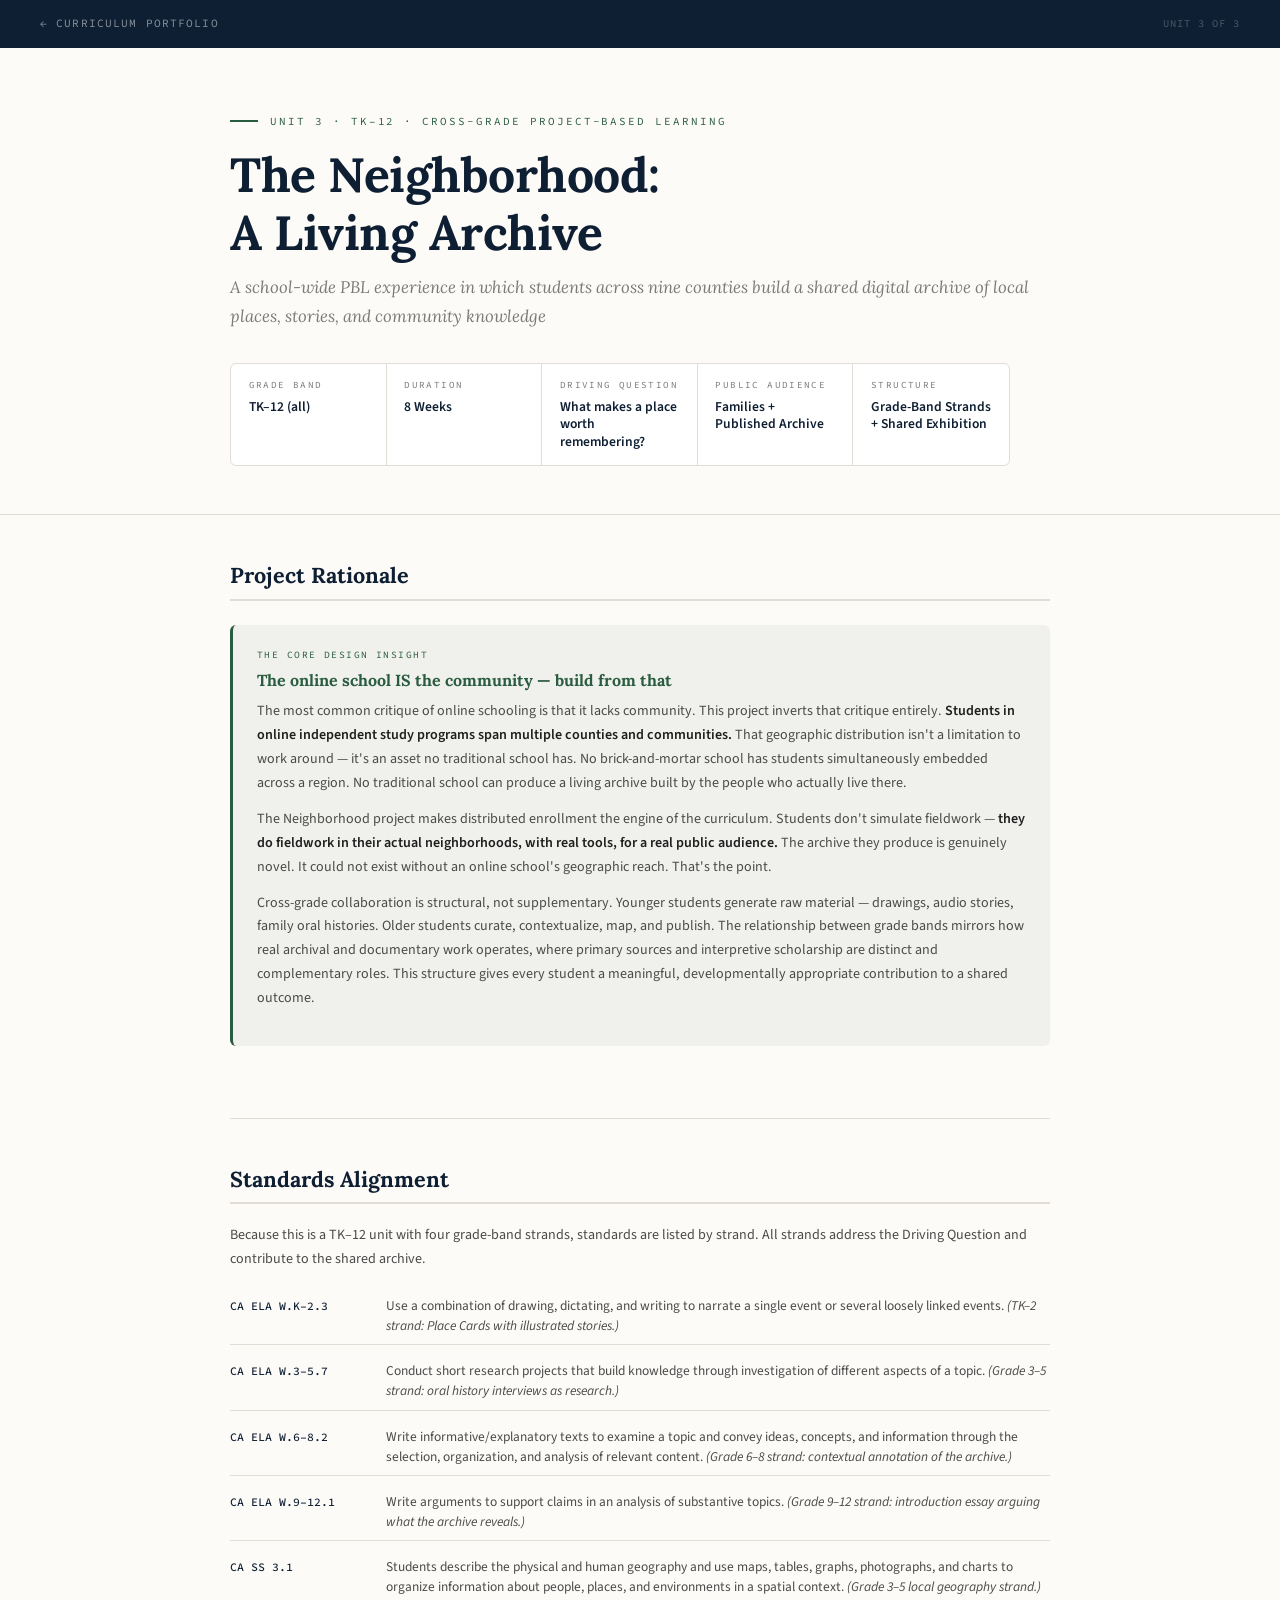
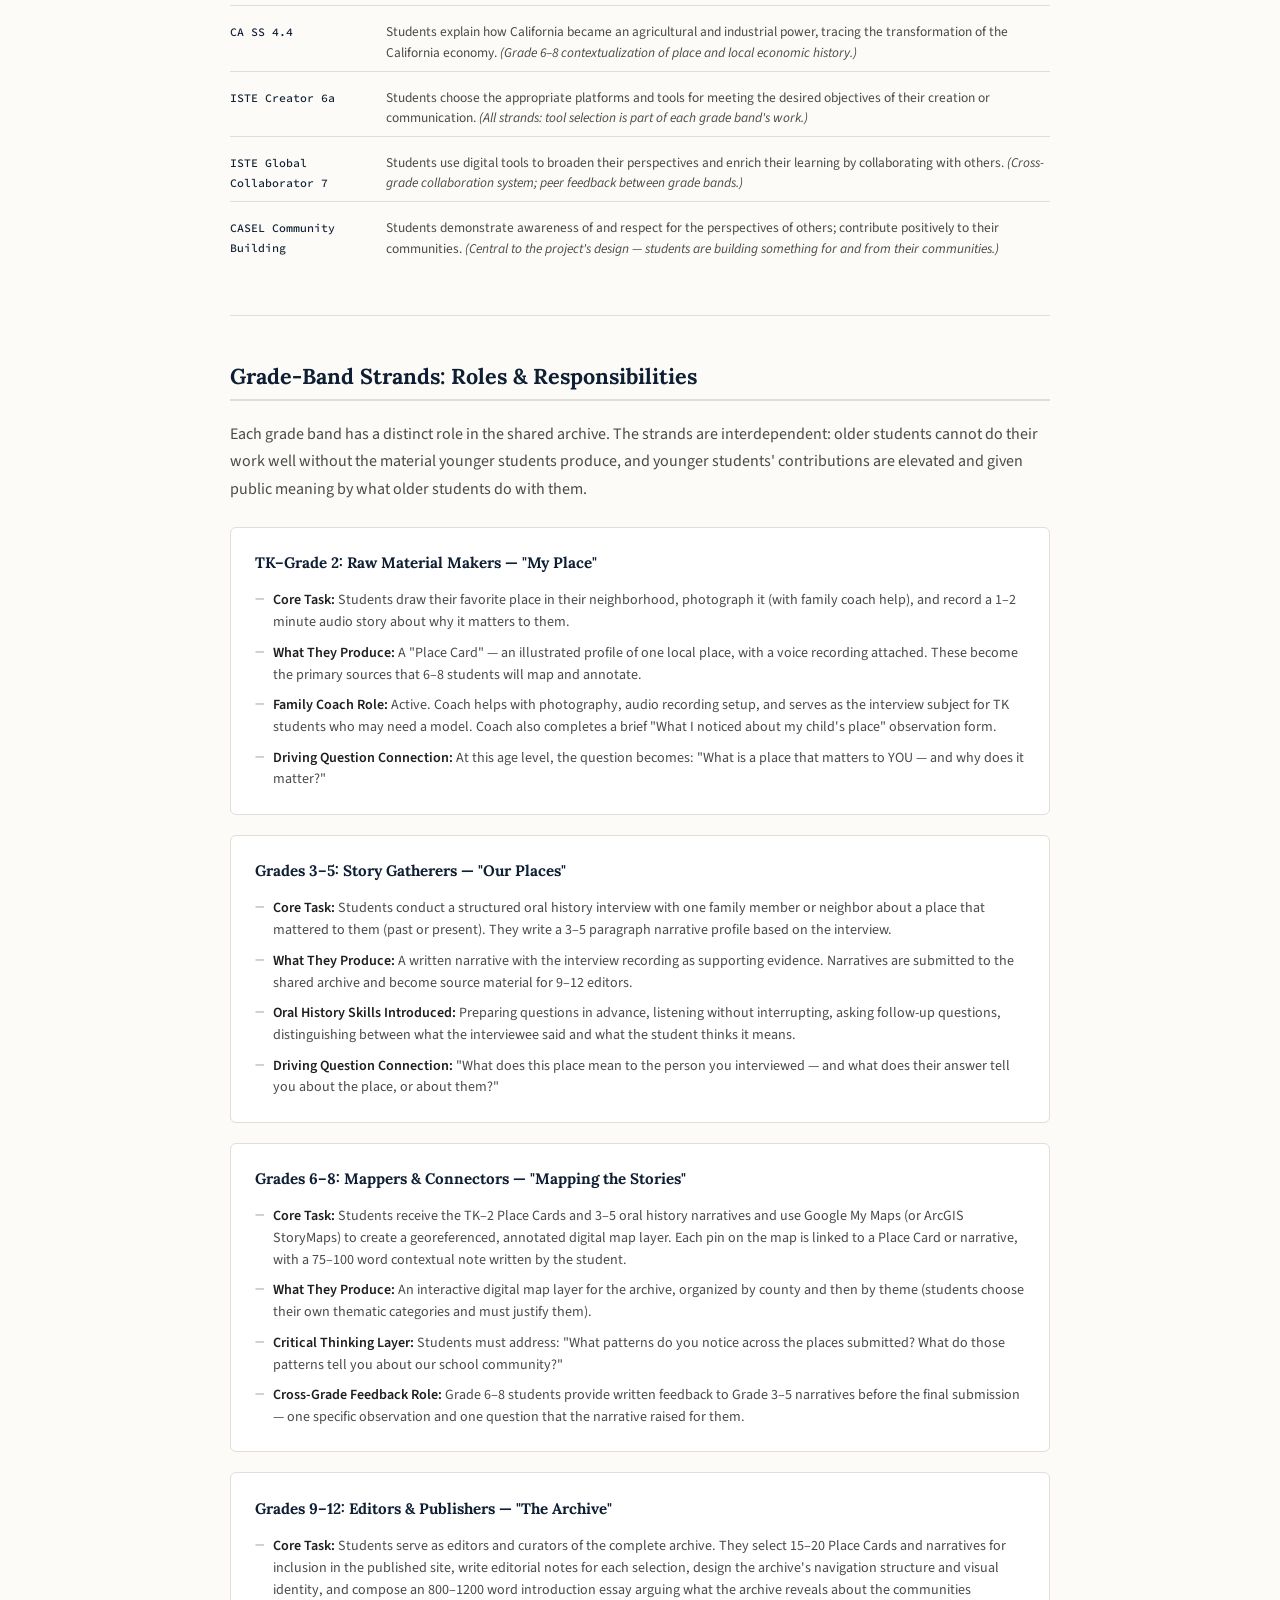
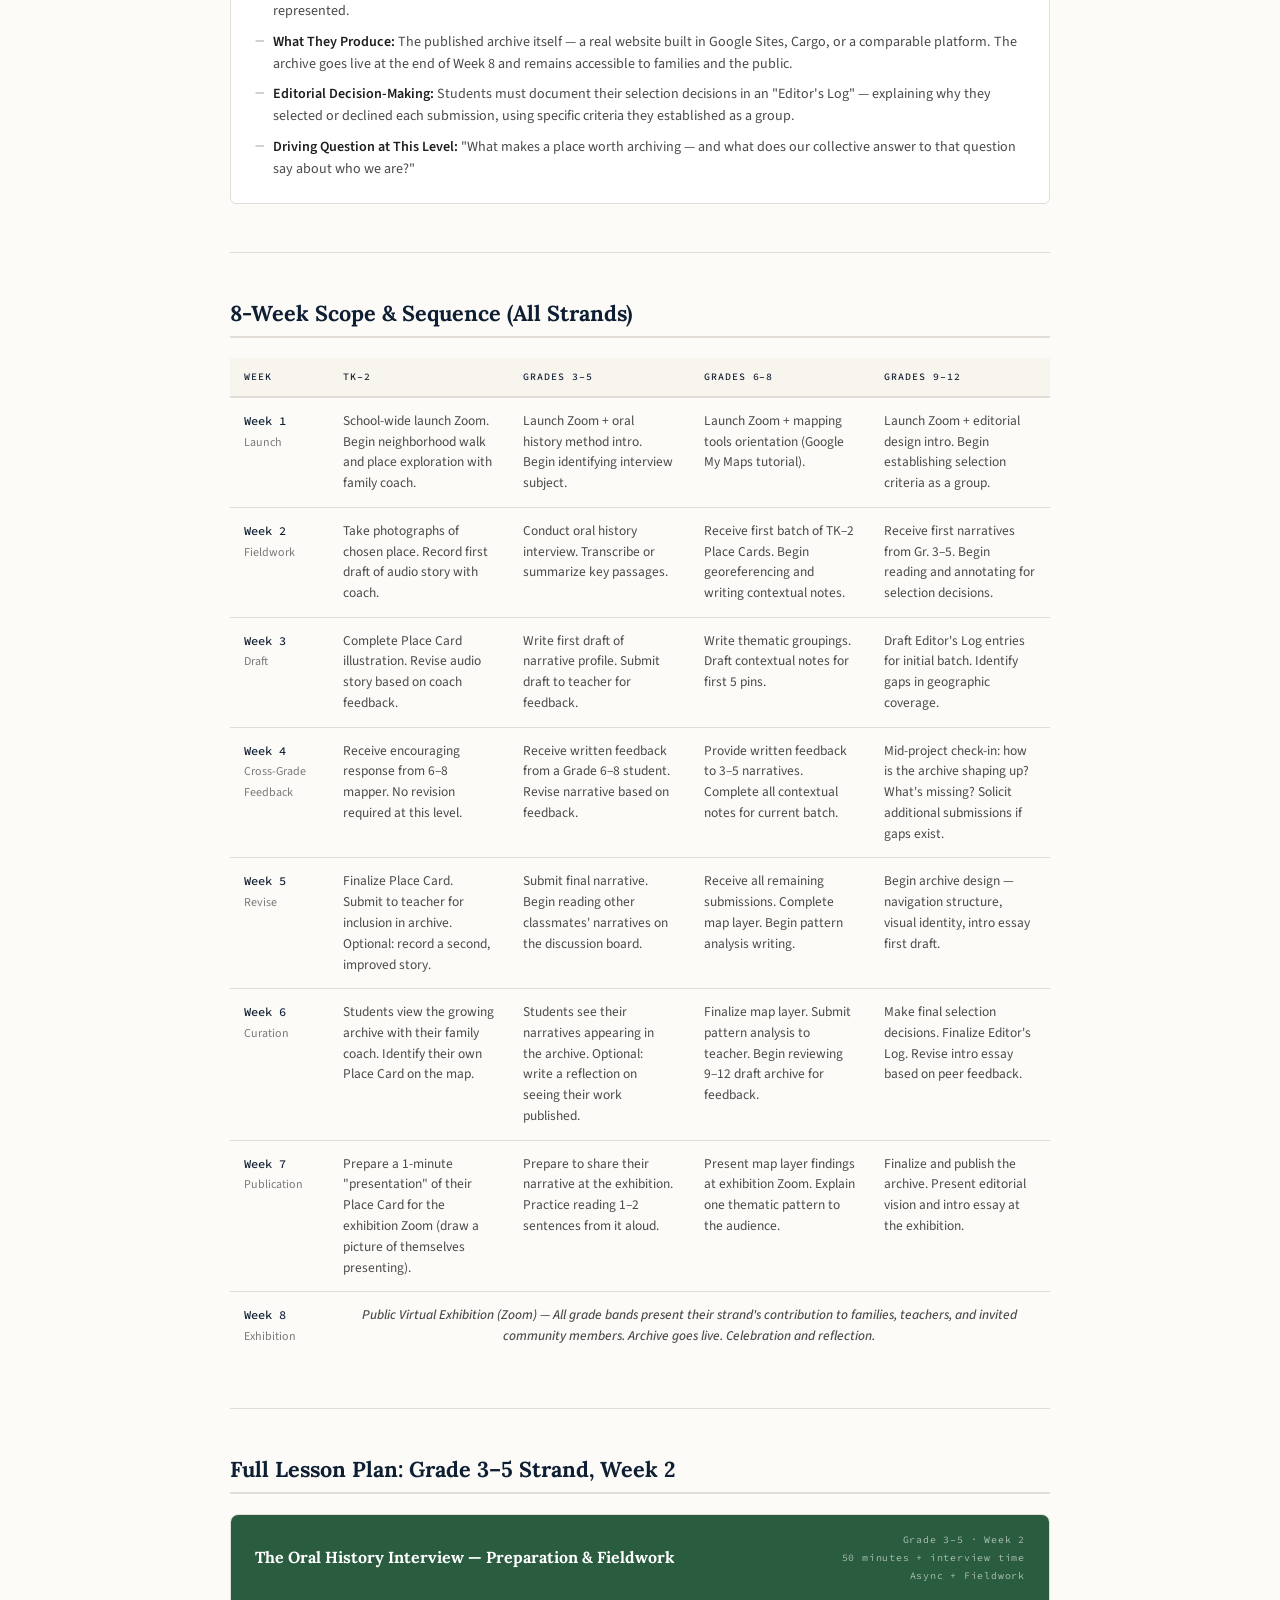
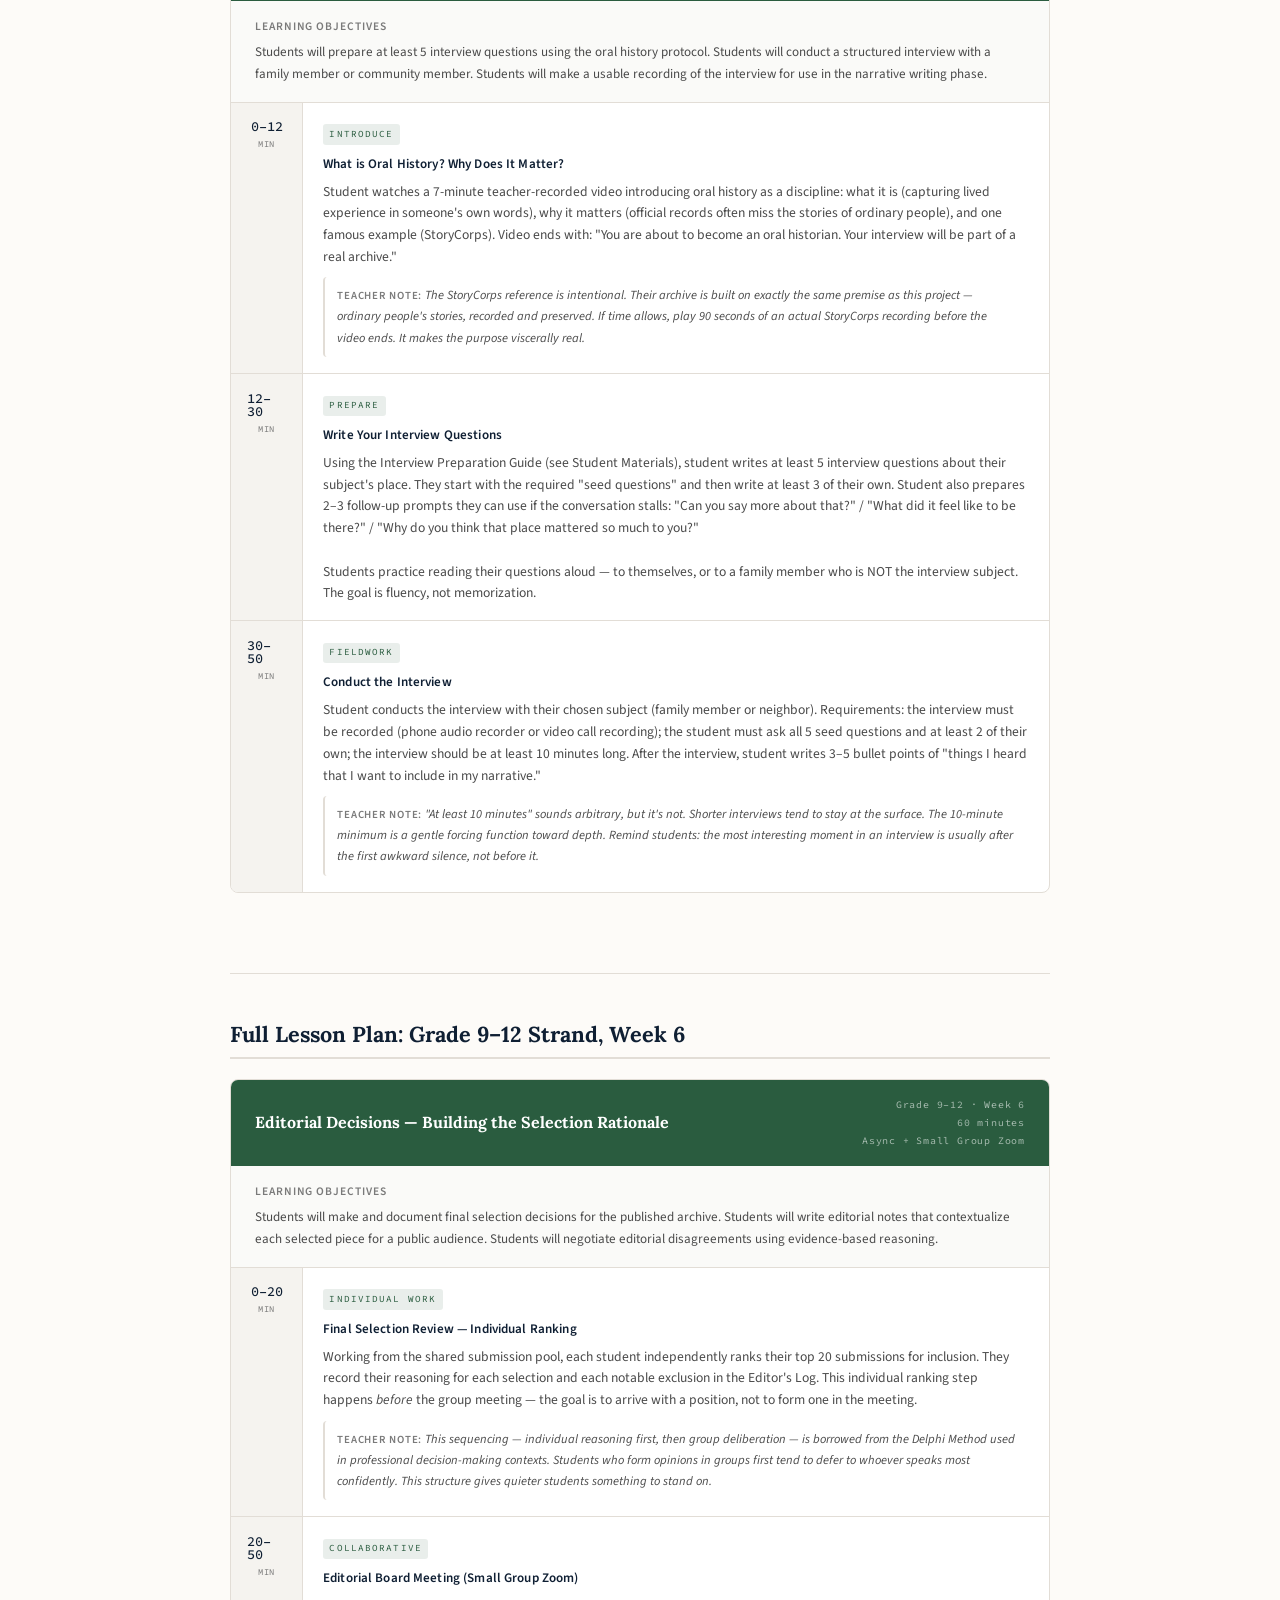
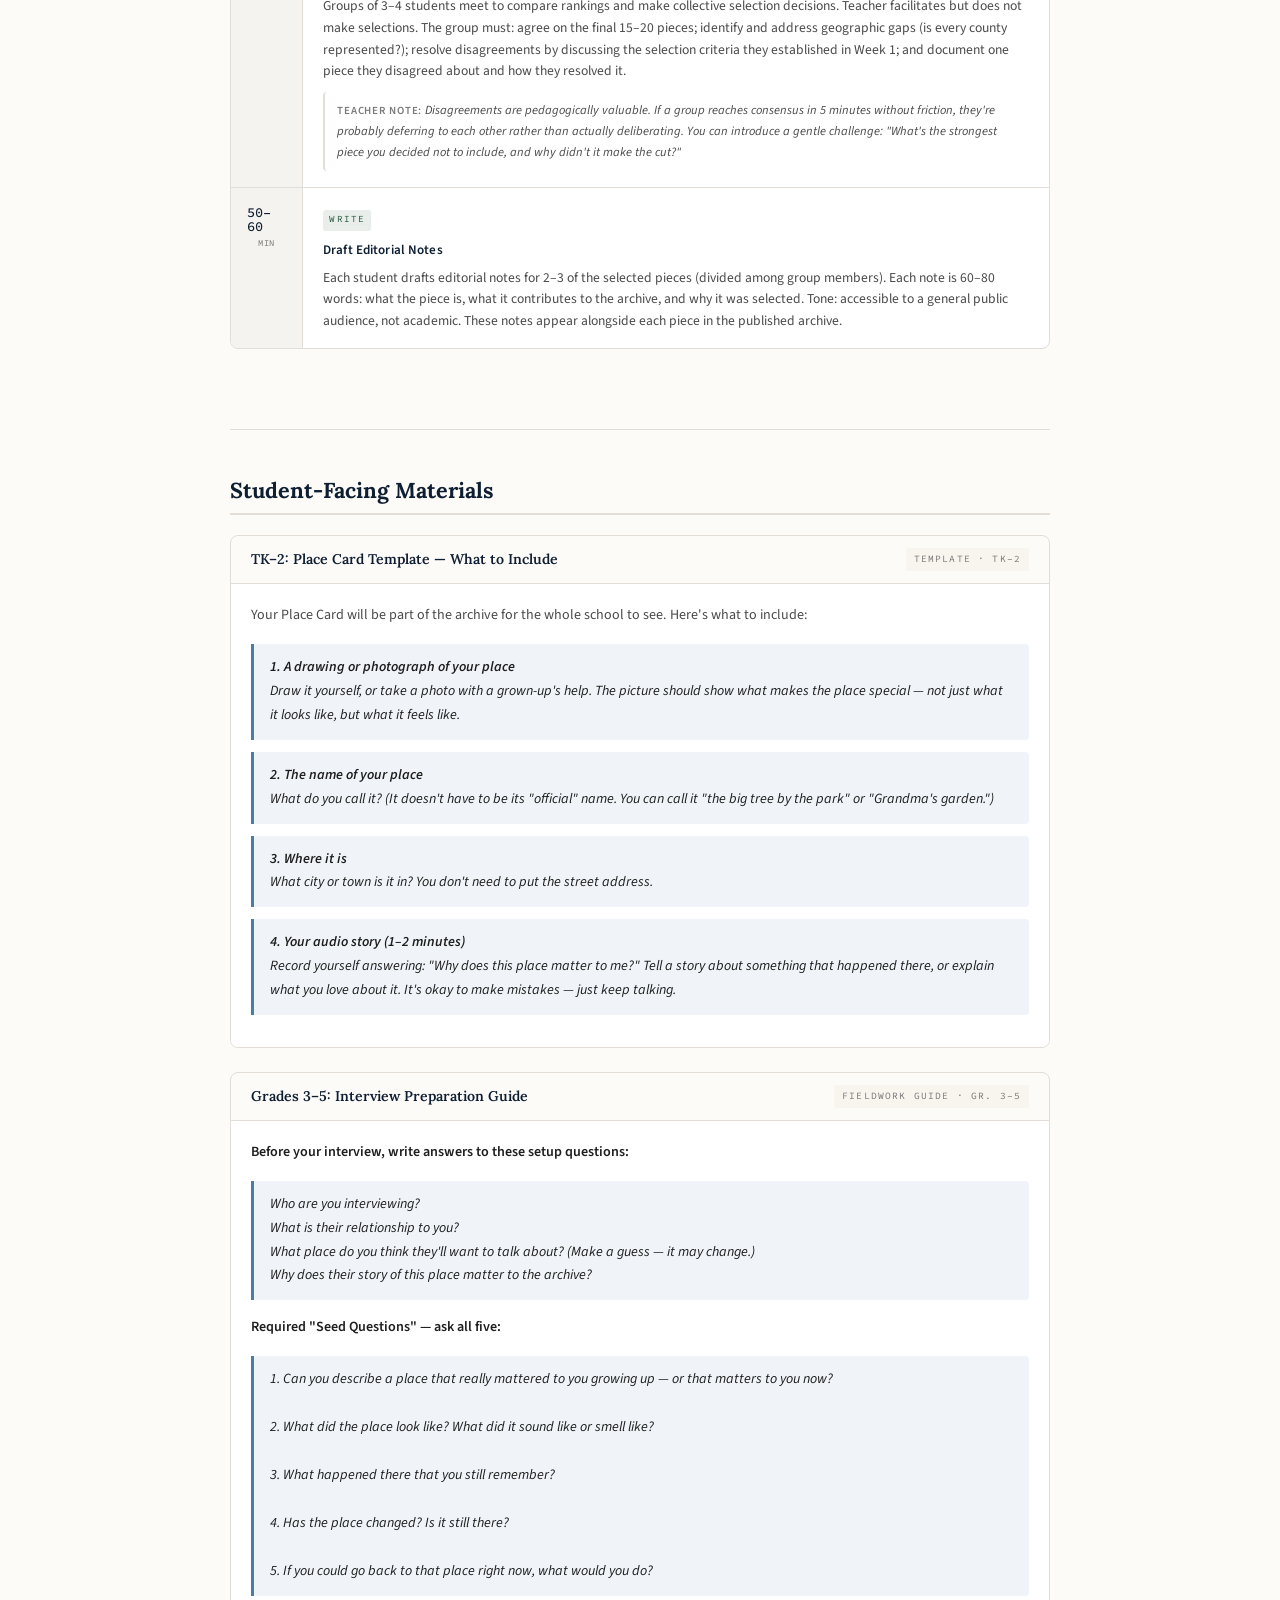
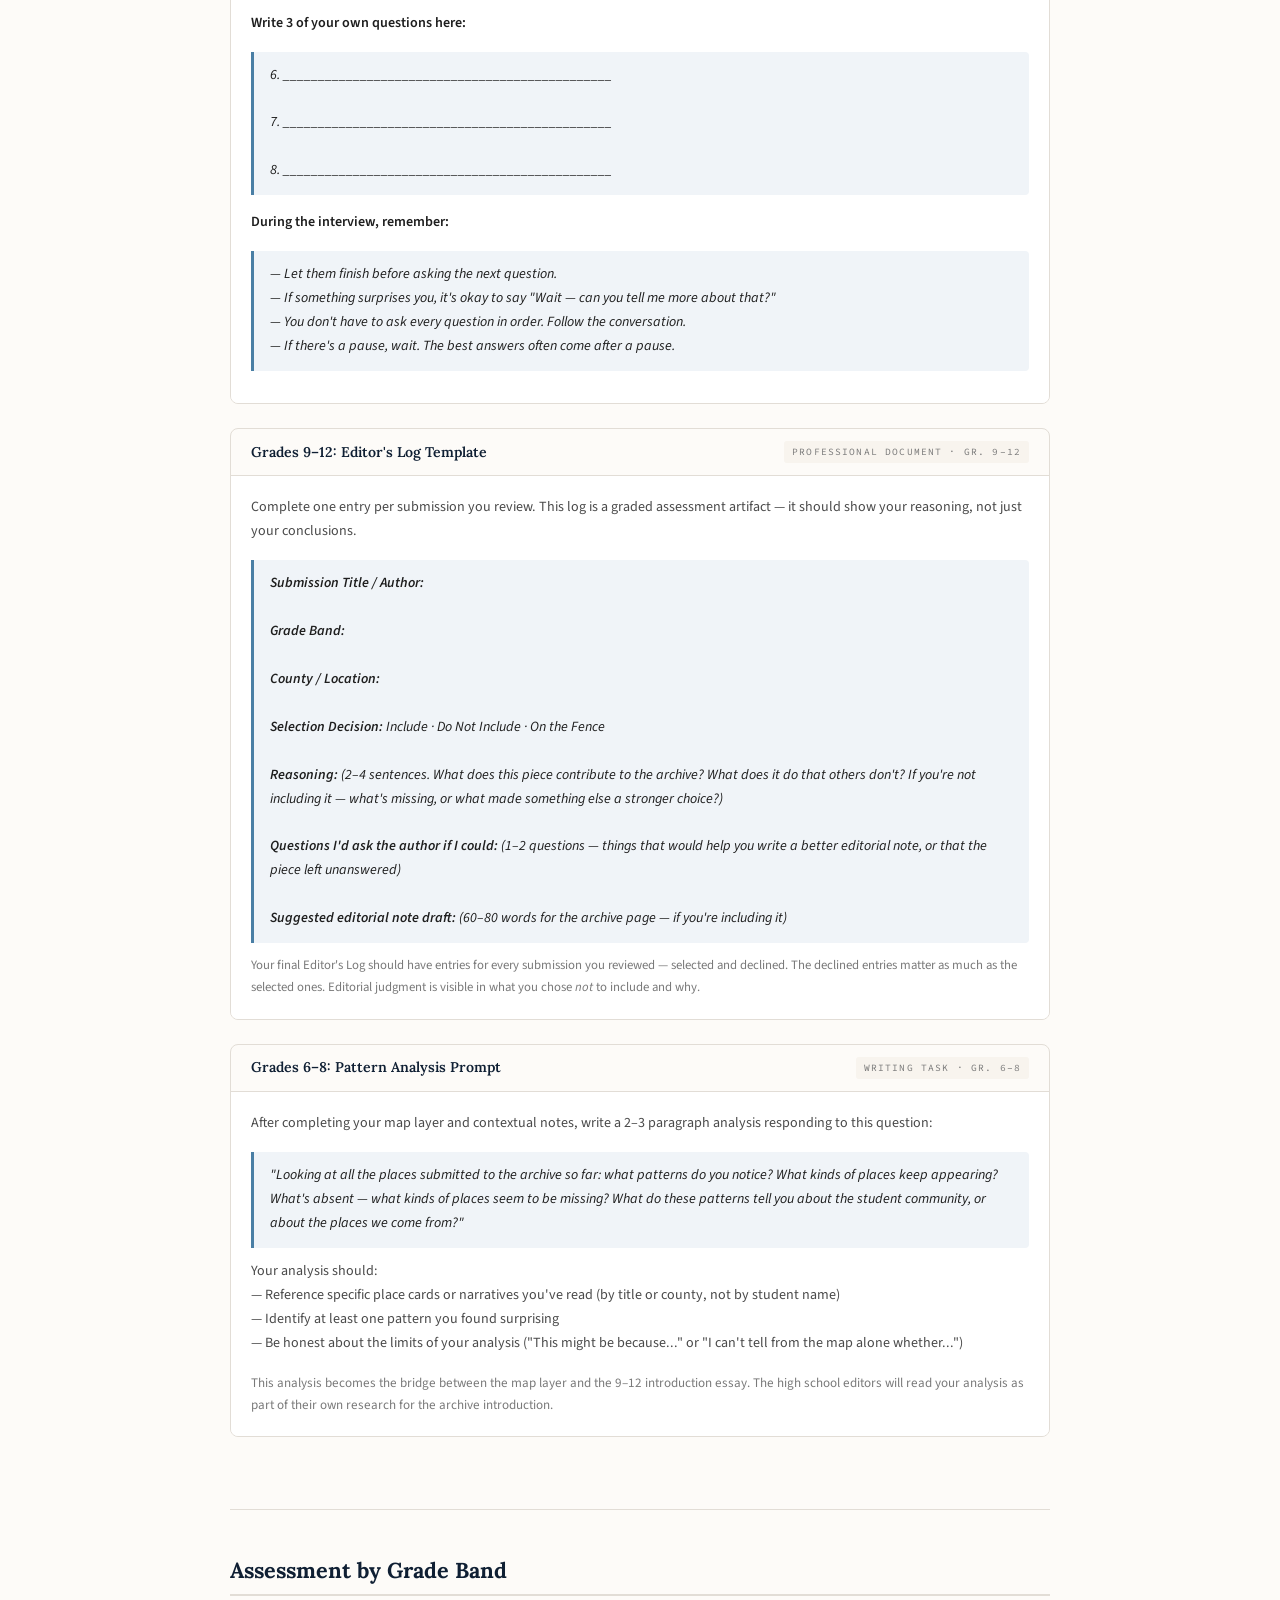
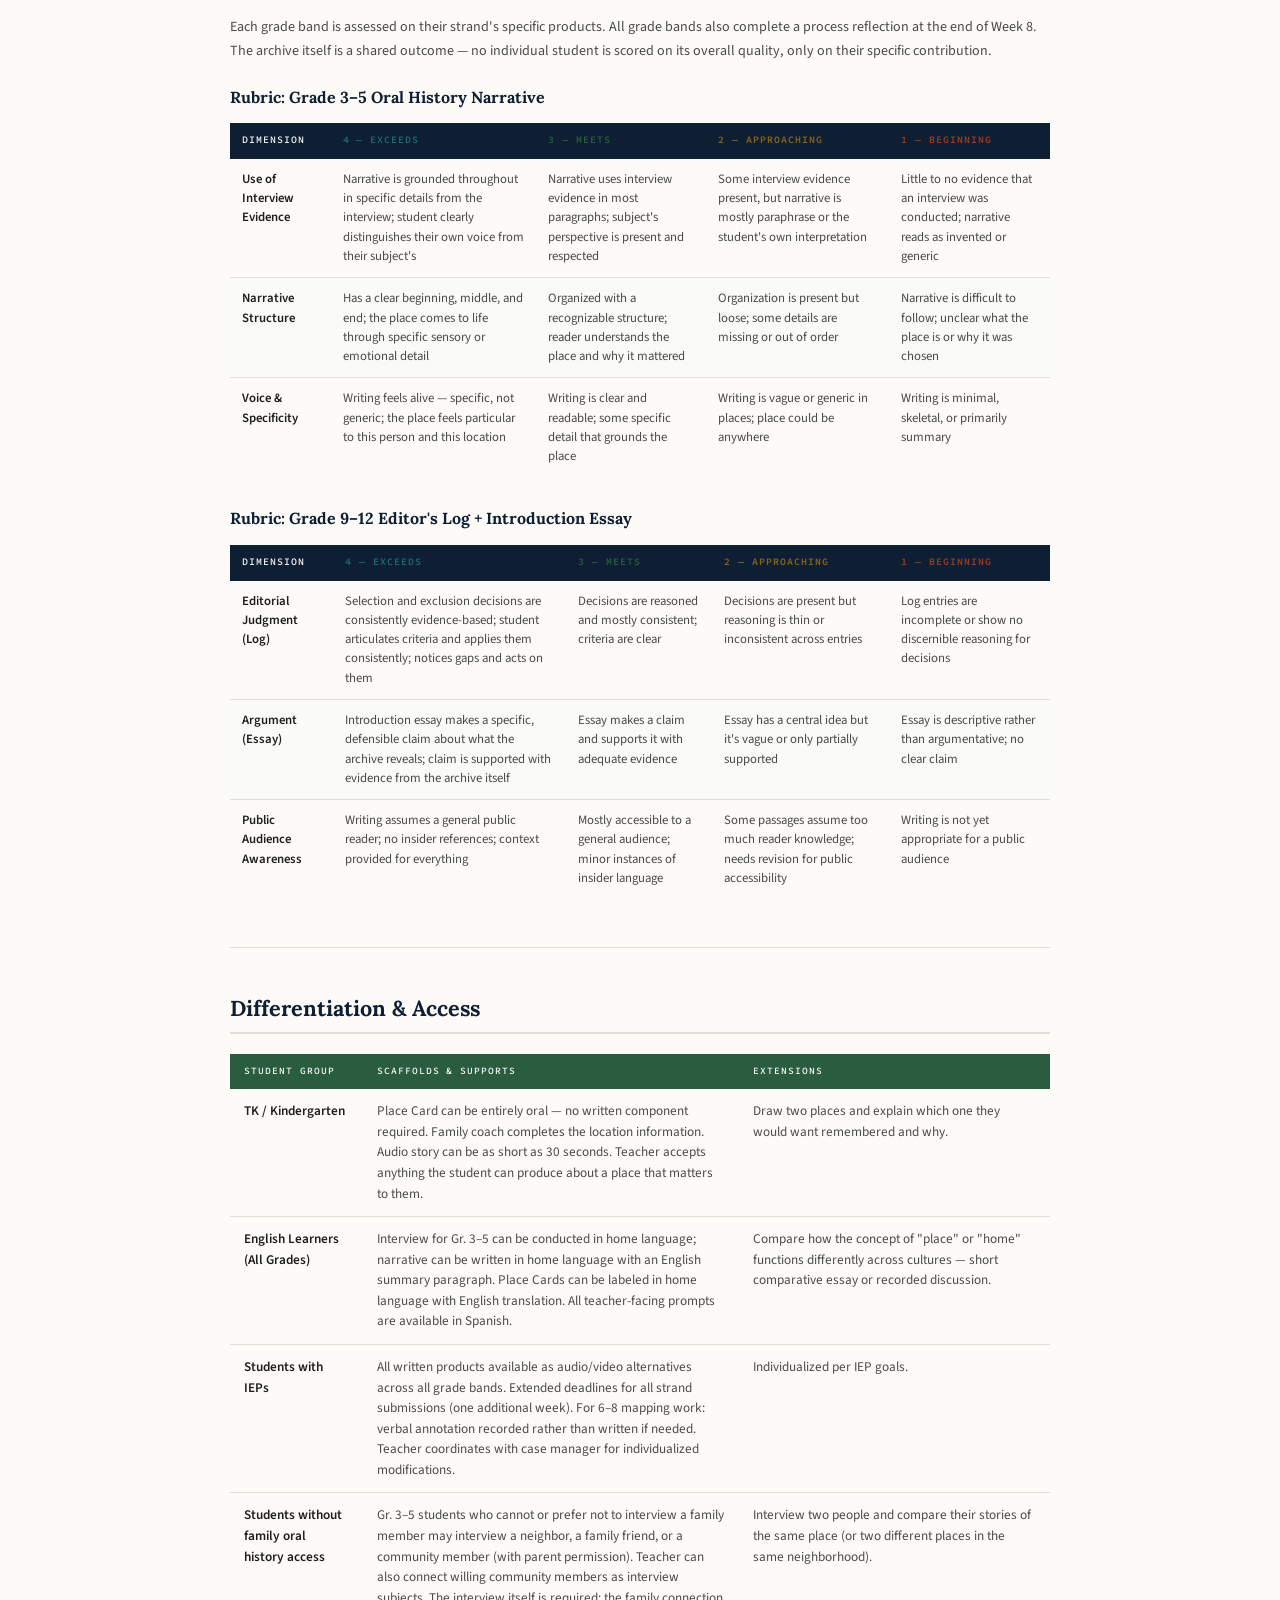
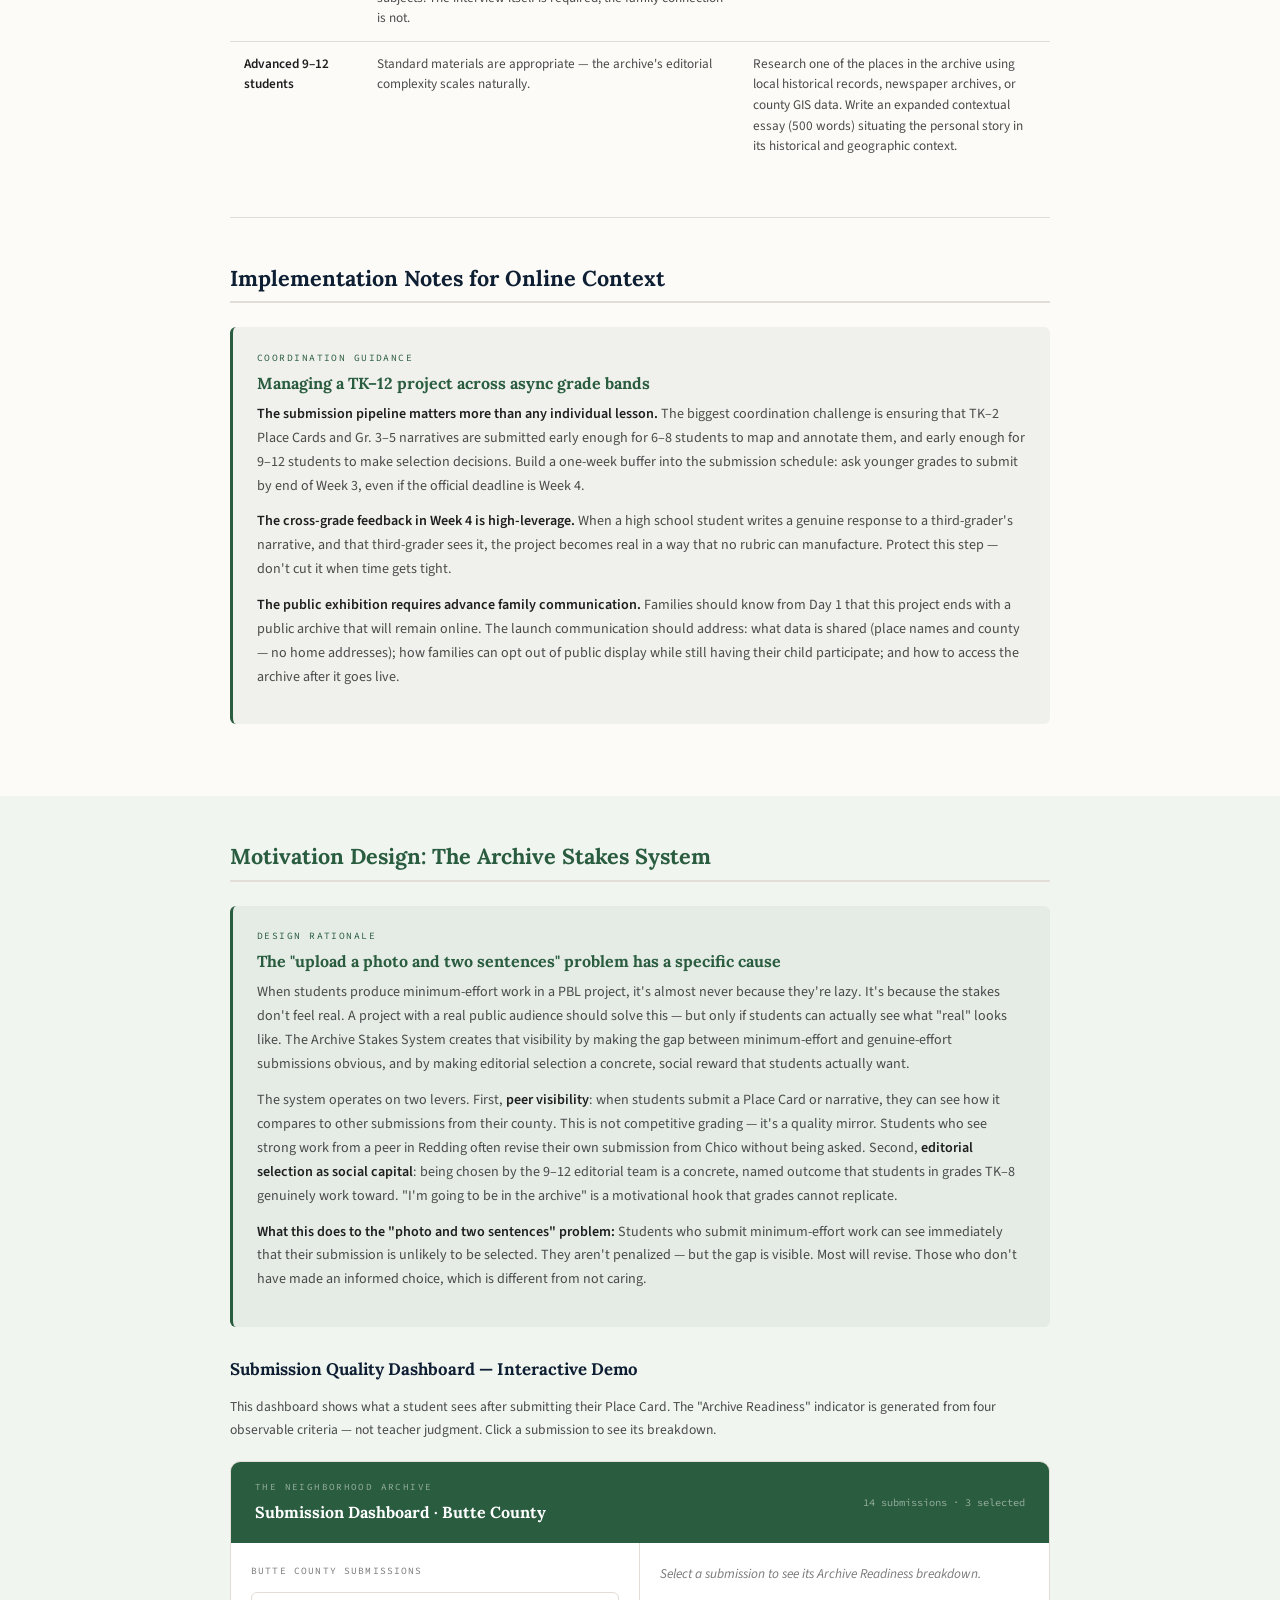
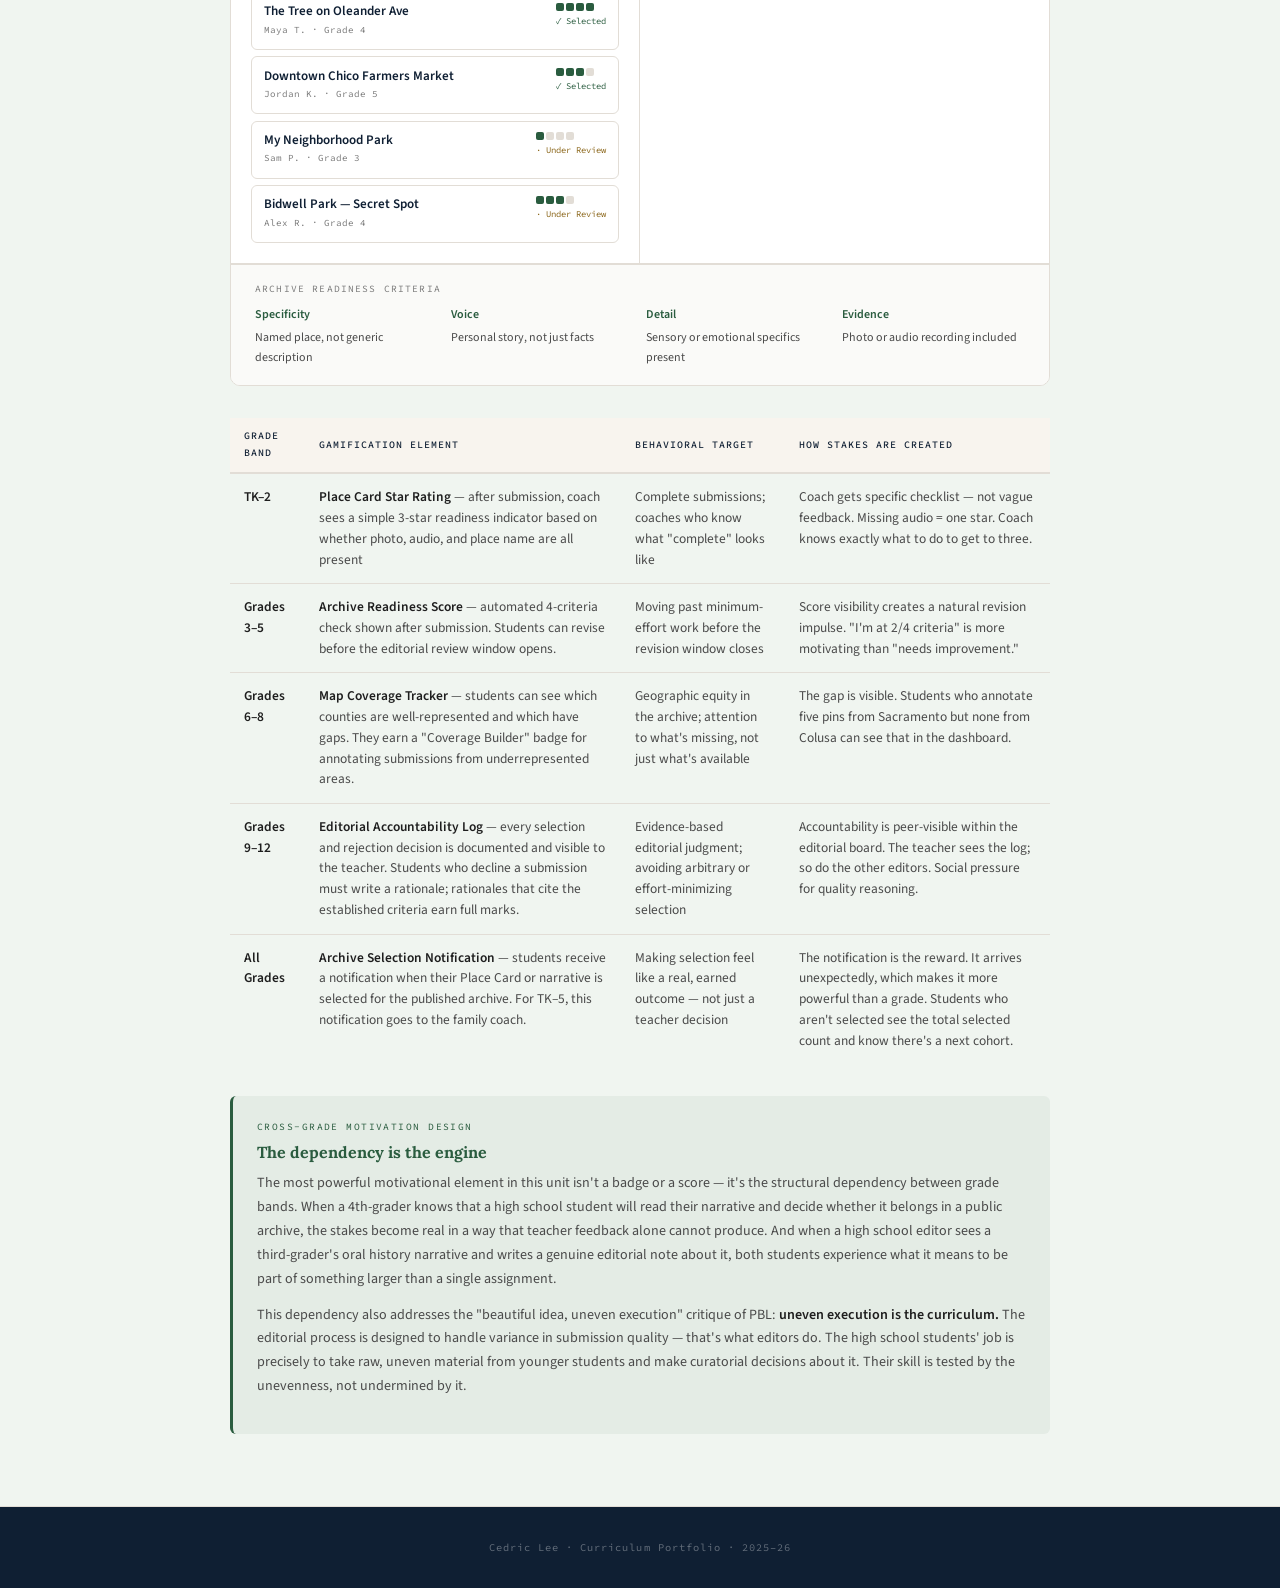
<file: unit3.html>
<!DOCTYPE html>
<html lang="en">
<head>
<meta charset="UTF-8">
<meta name="viewport" content="width=device-width, initial-scale=1.0">
<title>Unit 3: The Neighborhood — Cedric Lee</title>
<link rel="preconnect" href="https://fonts.googleapis.com">
<link href="https://fonts.googleapis.com/css2?family=Lora:ital,wght@0,400;0,600;0,700;1,400;1,600&family=Source+Sans+3:ital,wght@0,300;0,400;0,500;0,600;1,300;1,400&family=Source+Code+Pro:wght@400;500&display=swap" rel="stylesheet">
<link rel="stylesheet" href="shared.css">
</head>
<body class="theme-forest">

<nav class="back-nav">
  <a href="index.html" class="back-link">← Curriculum Portfolio</a>
  <span class="back-unit-label">Unit 3 of 3</span>
</nav>

<div class="unit-hero">
  <div class="page-wrap">
    <div class="unit-eyebrow">Unit 3 · TK–12 · Cross-Grade Project-Based Learning</div>
    <h1>The Neighborhood:<br>A Living Archive</h1>
    <p class="subtitle">A school-wide PBL experience in which students across nine counties build a shared digital archive of local places, stories, and community knowledge</p>

    <div class="meta-grid">
      <div class="meta-cell">
        <div class="meta-key">Grade Band</div>
        <div class="meta-val">TK–12 (all)</div>
      </div>
      <div class="meta-cell">
        <div class="meta-key">Duration</div>
        <div class="meta-val">8 Weeks</div>
      </div>
      <div class="meta-cell">
        <div class="meta-key">Driving Question</div>
        <div class="meta-val">What makes a place worth remembering?</div>
      </div>
      <div class="meta-cell">
        <div class="meta-key">Public Audience</div>
        <div class="meta-val">Families + Published Archive</div>
      </div>
      <div class="meta-cell">
        <div class="meta-key">Structure</div>
        <div class="meta-val">Grade-Band Strands + Shared Exhibition</div>
      </div>
    </div>
  </div>
</div>

<div class="page-wrap">

  <!-- RATIONALE -->
  <div class="section-block">
    <h2 class="section-heading">Project Rationale</h2>

    <div class="callout">
      <div class="callout-label">The Core Design Insight</div>
      <h4>The online school IS the community — build from that</h4>
      <p>The most common critique of online schooling is that it lacks community. This project inverts that critique entirely. <strong>Students in online independent study programs span multiple counties and communities.</strong> That geographic distribution isn't a limitation to work around — it's an asset no traditional school has. No brick-and-mortar school has students simultaneously embedded across a region. No traditional school can produce a living archive built by the people who actually live there.</p>
      <p>The Neighborhood project makes distributed enrollment the engine of the curriculum. Students don't simulate fieldwork — <strong>they do fieldwork in their actual neighborhoods, with real tools, for a real public audience.</strong> The archive they produce is genuinely novel. It could not exist without an online school's geographic reach. That's the point.</p>
      <p>Cross-grade collaboration is structural, not supplementary. Younger students generate raw material — drawings, audio stories, family oral histories. Older students curate, contextualize, map, and publish. The relationship between grade bands mirrors how real archival and documentary work operates, where primary sources and interpretive scholarship are distinct and complementary roles. This structure gives every student a meaningful, developmentally appropriate contribution to a shared outcome.</p>
    </div>
  </div>

  <!-- STANDARDS -->
  <div class="section-block">
    <h2 class="section-heading">Standards Alignment</h2>
    <p style="margin-bottom:1rem; font-size:0.88rem; color:var(--text-mid);">Because this is a TK–12 unit with four grade-band strands, standards are listed by strand. All strands address the Driving Question and contribute to the shared archive.</p>
    <div class="standards-list">
      <div class="standard-row">
        <div class="std-code">CA ELA W.K–2.3</div>
        <div class="std-desc">Use a combination of drawing, dictating, and writing to narrate a single event or several loosely linked events. <em>(TK–2 strand: Place Cards with illustrated stories.)</em></div>
      </div>
      <div class="standard-row">
        <div class="std-code">CA ELA W.3–5.7</div>
        <div class="std-desc">Conduct short research projects that build knowledge through investigation of different aspects of a topic. <em>(Grade 3–5 strand: oral history interviews as research.)</em></div>
      </div>
      <div class="standard-row">
        <div class="std-code">CA ELA W.6–8.2</div>
        <div class="std-desc">Write informative/explanatory texts to examine a topic and convey ideas, concepts, and information through the selection, organization, and analysis of relevant content. <em>(Grade 6–8 strand: contextual annotation of the archive.)</em></div>
      </div>
      <div class="standard-row">
        <div class="std-code">CA ELA W.9–12.1</div>
        <div class="std-desc">Write arguments to support claims in an analysis of substantive topics. <em>(Grade 9–12 strand: introduction essay arguing what the archive reveals.)</em></div>
      </div>
      <div class="standard-row">
        <div class="std-code">CA SS 3.1</div>
        <div class="std-desc">Students describe the physical and human geography and use maps, tables, graphs, photographs, and charts to organize information about people, places, and environments in a spatial context. <em>(Grade 3–5 local geography strand.)</em></div>
      </div>
      <div class="standard-row">
        <div class="std-code">CA SS 4.4</div>
        <div class="std-desc">Students explain how California became an agricultural and industrial power, tracing the transformation of the California economy. <em>(Grade 6–8 contextualization of place and local economic history.)</em></div>
      </div>
      <div class="standard-row">
        <div class="std-code">ISTE Creator 6a</div>
        <div class="std-desc">Students choose the appropriate platforms and tools for meeting the desired objectives of their creation or communication. <em>(All strands: tool selection is part of each grade band's work.)</em></div>
      </div>
      <div class="standard-row">
        <div class="std-code">ISTE Global Collaborator 7</div>
        <div class="std-desc">Students use digital tools to broaden their perspectives and enrich their learning by collaborating with others. <em>(Cross-grade collaboration system; peer feedback between grade bands.)</em></div>
      </div>
      <div class="standard-row">
        <div class="std-code">CASEL Community Building</div>
        <div class="std-desc">Students demonstrate awareness of and respect for the perspectives of others; contribute positively to their communities. <em>(Central to the project's design — students are building something for and from their communities.)</em></div>
      </div>
    </div>
  </div>

  <!-- GRADE BAND STRANDS -->
  <div class="section-block">
    <h2 class="section-heading">Grade-Band Strands: Roles &amp; Responsibilities</h2>
    <p style="margin-bottom:1.5rem;">Each grade band has a distinct role in the shared archive. The strands are interdependent: older students cannot do their work well without the material younger students produce, and younger students' contributions are elevated and given public meaning by what older students do with them.</p>

    <div class="box" style="margin-bottom:1.25rem;">
      <div class="box-title">TK–Grade 2: Raw Material Makers — "My Place"</div>
      <ul>
        <li><strong>Core Task:</strong> Students draw their favorite place in their neighborhood, photograph it (with family coach help), and record a 1–2 minute audio story about why it matters to them.</li>
        <li><strong>What They Produce:</strong> A "Place Card" — an illustrated profile of one local place, with a voice recording attached. These become the primary sources that 6–8 students will map and annotate.</li>
        <li><strong>Family Coach Role:</strong> Active. Coach helps with photography, audio recording setup, and serves as the interview subject for TK students who may need a model. Coach also completes a brief "What I noticed about my child's place" observation form.</li>
        <li><strong>Driving Question Connection:</strong> At this age level, the question becomes: "What is a place that matters to YOU — and why does it matter?"</li>
      </ul>
    </div>

    <div class="box" style="margin-bottom:1.25rem;">
      <div class="box-title">Grades 3–5: Story Gatherers — "Our Places"</div>
      <ul>
        <li><strong>Core Task:</strong> Students conduct a structured oral history interview with one family member or neighbor about a place that mattered to them (past or present). They write a 3–5 paragraph narrative profile based on the interview.</li>
        <li><strong>What They Produce:</strong> A written narrative with the interview recording as supporting evidence. Narratives are submitted to the shared archive and become source material for 9–12 editors.</li>
        <li><strong>Oral History Skills Introduced:</strong> Preparing questions in advance, listening without interrupting, asking follow-up questions, distinguishing between what the interviewee said and what the student thinks it means.</li>
        <li><strong>Driving Question Connection:</strong> "What does this place mean to the person you interviewed — and what does their answer tell you about the place, or about them?"</li>
      </ul>
    </div>

    <div class="box" style="margin-bottom:1.25rem;">
      <div class="box-title">Grades 6–8: Mappers &amp; Connectors — "Mapping the Stories"</div>
      <ul>
        <li><strong>Core Task:</strong> Students receive the TK–2 Place Cards and 3–5 oral history narratives and use Google My Maps (or ArcGIS StoryMaps) to create a georeferenced, annotated digital map layer. Each pin on the map is linked to a Place Card or narrative, with a 75–100 word contextual note written by the student.</li>
        <li><strong>What They Produce:</strong> An interactive digital map layer for the archive, organized by county and then by theme (students choose their own thematic categories and must justify them).</li>
        <li><strong>Critical Thinking Layer:</strong> Students must address: "What patterns do you notice across the places submitted? What do those patterns tell you about our school community?"</li>
        <li><strong>Cross-Grade Feedback Role:</strong> Grade 6–8 students provide written feedback to Grade 3–5 narratives before the final submission — one specific observation and one question that the narrative raised for them.</li>
      </ul>
    </div>

    <div class="box" style="margin-bottom:0;">
      <div class="box-title">Grades 9–12: Editors &amp; Publishers — "The Archive"</div>
      <ul>
        <li><strong>Core Task:</strong> Students serve as editors and curators of the complete archive. They select 15–20 Place Cards and narratives for inclusion in the published site, write editorial notes for each selection, design the archive's navigation structure and visual identity, and compose an 800–1200 word introduction essay arguing what the archive reveals about the communities represented.</li>
        <li><strong>What They Produce:</strong> The published archive itself — a real website built in Google Sites, Cargo, or a comparable platform. The archive goes live at the end of Week 8 and remains accessible to families and the public.</li>
        <li><strong>Editorial Decision-Making:</strong> Students must document their selection decisions in an "Editor's Log" — explaining why they selected or declined each submission, using specific criteria they established as a group.</li>
        <li><strong>Driving Question at This Level:</strong> "What makes a place worth archiving — and what does our collective answer to that question say about who we are?"</li>
      </ul>
    </div>
  </div>

  <!-- SCOPE AND SEQUENCE -->
  <div class="section-block">
    <h2 class="section-heading">8-Week Scope &amp; Sequence (All Strands)</h2>
    <table class="scope-table">
      <thead>
        <tr>
          <th style="width:12%">Week</th>
          <th style="width:22%">TK–2</th>
          <th style="width:22%">Grades 3–5</th>
          <th style="width:22%">Grades 6–8</th>
          <th style="width:22%">Grades 9–12</th>
        </tr>
      </thead>
      <tbody>
        <tr>
          <td><span class="week-num">Week 1</span><br><span style="font-size:0.75rem;color:var(--text-light);">Launch</span></td>
          <td>School-wide launch Zoom. Begin neighborhood walk and place exploration with family coach.</td>
          <td>Launch Zoom + oral history method intro. Begin identifying interview subject.</td>
          <td>Launch Zoom + mapping tools orientation (Google My Maps tutorial).</td>
          <td>Launch Zoom + editorial design intro. Begin establishing selection criteria as a group.</td>
        </tr>
        <tr>
          <td><span class="week-num">Week 2</span><br><span style="font-size:0.75rem;color:var(--text-light);">Fieldwork</span></td>
          <td>Take photographs of chosen place. Record first draft of audio story with coach.</td>
          <td>Conduct oral history interview. Transcribe or summarize key passages.</td>
          <td>Receive first batch of TK–2 Place Cards. Begin georeferencing and writing contextual notes.</td>
          <td>Receive first narratives from Gr. 3–5. Begin reading and annotating for selection decisions.</td>
        </tr>
        <tr>
          <td><span class="week-num">Week 3</span><br><span style="font-size:0.75rem;color:var(--text-light);">Draft</span></td>
          <td>Complete Place Card illustration. Revise audio story based on coach feedback.</td>
          <td>Write first draft of narrative profile. Submit draft to teacher for feedback.</td>
          <td>Write thematic groupings. Draft contextual notes for first 5 pins.</td>
          <td>Draft Editor's Log entries for initial batch. Identify gaps in geographic coverage.</td>
        </tr>
        <tr>
          <td><span class="week-num">Week 4</span><br><span style="font-size:0.75rem;color:var(--text-light);">Cross-Grade Feedback</span></td>
          <td>Receive encouraging response from 6–8 mapper. No revision required at this level.</td>
          <td>Receive written feedback from a Grade 6–8 student. Revise narrative based on feedback.</td>
          <td>Provide written feedback to 3–5 narratives. Complete all contextual notes for current batch.</td>
          <td>Mid-project check-in: how is the archive shaping up? What's missing? Solicit additional submissions if gaps exist.</td>
        </tr>
        <tr>
          <td><span class="week-num">Week 5</span><br><span style="font-size:0.75rem;color:var(--text-light);">Revise</span></td>
          <td>Finalize Place Card. Submit to teacher for inclusion in archive. Optional: record a second, improved story.</td>
          <td>Submit final narrative. Begin reading other classmates' narratives on the discussion board.</td>
          <td>Receive all remaining submissions. Complete map layer. Begin pattern analysis writing.</td>
          <td>Begin archive design — navigation structure, visual identity, intro essay first draft.</td>
        </tr>
        <tr>
          <td><span class="week-num">Week 6</span><br><span style="font-size:0.75rem;color:var(--text-light);">Curation</span></td>
          <td>Students view the growing archive with their family coach. Identify their own Place Card on the map.</td>
          <td>Students see their narratives appearing in the archive. Optional: write a reflection on seeing their work published.</td>
          <td>Finalize map layer. Submit pattern analysis to teacher. Begin reviewing 9–12 draft archive for feedback.</td>
          <td>Make final selection decisions. Finalize Editor's Log. Revise intro essay based on peer feedback.</td>
        </tr>
        <tr>
          <td><span class="week-num">Week 7</span><br><span style="font-size:0.75rem;color:var(--text-light);">Publication</span></td>
          <td>Prepare a 1-minute "presentation" of their Place Card for the exhibition Zoom (draw a picture of themselves presenting).</td>
          <td>Prepare to share their narrative at the exhibition. Practice reading 1–2 sentences from it aloud.</td>
          <td>Present map layer findings at exhibition Zoom. Explain one thematic pattern to the audience.</td>
          <td>Finalize and publish the archive. Present editorial vision and intro essay at the exhibition.</td>
        </tr>
        <tr>
          <td><span class="week-num">Week 8</span><br><span style="font-size:0.75rem;color:var(--text-light);">Exhibition</span></td>
          <td colspan="4" style="text-align:center; font-style:italic; color:var(--text-mid); font-weight:500;">Public Virtual Exhibition (Zoom) — All grade bands present their strand's contribution to families, teachers, and invited community members. Archive goes live. Celebration and reflection.</td>
        </tr>
      </tbody>
    </table>
  </div>

  <!-- LESSON PLAN 1 -->
  <div class="section-block">
    <h2 class="section-heading">Full Lesson Plan: Grade 3–5 Strand, Week 2</h2>
    <div class="lesson">
      <div class="lesson-head">
        <h3>The Oral History Interview — Preparation &amp; Fieldwork</h3>
        <div class="lesson-meta">
          <span>Grade 3–5 · Week 2</span>
          <span>50 minutes + interview time</span>
          <span>Async + Fieldwork</span>
        </div>
      </div>
      <div class="lesson-objectives">
        <strong>Learning Objectives</strong>
        <p>Students will prepare at least 5 interview questions using the oral history protocol. Students will conduct a structured interview with a family member or community member. Students will make a usable recording of the interview for use in the narrative writing phase.</p>
      </div>
      <div class="lesson-body">
        <div class="phase">
          <div class="phase-time"><span class="mins">0–12</span><span class="mins-label">min</span></div>
          <div class="phase-content">
            <div class="phase-type">Introduce</div>
            <div class="phase-name">What is Oral History? Why Does It Matter?</div>
            <div class="phase-desc">Student watches a 7-minute teacher-recorded video introducing oral history as a discipline: what it is (capturing lived experience in someone's own words), why it matters (official records often miss the stories of ordinary people), and one famous example (StoryCorps). Video ends with: "You are about to become an oral historian. Your interview will be part of a real archive."</div>
            <div class="phase-teacher-note"><strong>Teacher note:</strong> The StoryCorps reference is intentional. Their archive is built on exactly the same premise as this project — ordinary people's stories, recorded and preserved. If time allows, play 90 seconds of an actual StoryCorps recording before the video ends. It makes the purpose viscerally real.</div>
          </div>
        </div>
        <div class="phase">
          <div class="phase-time"><span class="mins">12–30</span><span class="mins-label">min</span></div>
          <div class="phase-content">
            <div class="phase-type">Prepare</div>
            <div class="phase-name">Write Your Interview Questions</div>
            <div class="phase-desc">Using the Interview Preparation Guide (see Student Materials), student writes at least 5 interview questions about their subject's place. They start with the required "seed questions" and then write at least 3 of their own. Student also prepares 2–3 follow-up prompts they can use if the conversation stalls: "Can you say more about that?" / "What did it feel like to be there?" / "Why do you think that place mattered so much to you?"<br><br>
            Students practice reading their questions aloud — to themselves, or to a family member who is NOT the interview subject. The goal is fluency, not memorization.</div>
          </div>
        </div>
        <div class="phase">
          <div class="phase-time"><span class="mins">30–50</span><span class="mins-label">min</span></div>
          <div class="phase-content">
            <div class="phase-type">Fieldwork</div>
            <div class="phase-name">Conduct the Interview</div>
            <div class="phase-desc">Student conducts the interview with their chosen subject (family member or neighbor). Requirements: the interview must be recorded (phone audio recorder or video call recording); the student must ask all 5 seed questions and at least 2 of their own; the interview should be at least 10 minutes long. After the interview, student writes 3–5 bullet points of "things I heard that I want to include in my narrative."</div>
            <div class="phase-teacher-note"><strong>Teacher note:</strong> "At least 10 minutes" sounds arbitrary, but it's not. Shorter interviews tend to stay at the surface. The 10-minute minimum is a gentle forcing function toward depth. Remind students: the most interesting moment in an interview is usually after the first awkward silence, not before it.</div>
          </div>
        </div>
      </div>
    </div>
  </div>

  <!-- LESSON PLAN 2 -->
  <div class="section-block">
    <h2 class="section-heading">Full Lesson Plan: Grade 9–12 Strand, Week 6</h2>
    <div class="lesson">
      <div class="lesson-head">
        <h3>Editorial Decisions — Building the Selection Rationale</h3>
        <div class="lesson-meta">
          <span>Grade 9–12 · Week 6</span>
          <span>60 minutes</span>
          <span>Async + Small Group Zoom</span>
        </div>
      </div>
      <div class="lesson-objectives">
        <strong>Learning Objectives</strong>
        <p>Students will make and document final selection decisions for the published archive. Students will write editorial notes that contextualize each selected piece for a public audience. Students will negotiate editorial disagreements using evidence-based reasoning.</p>
      </div>
      <div class="lesson-body">
        <div class="phase">
          <div class="phase-time"><span class="mins">0–20</span><span class="mins-label">min</span></div>
          <div class="phase-content">
            <div class="phase-type">Individual Work</div>
            <div class="phase-name">Final Selection Review — Individual Ranking</div>
            <div class="phase-desc">Working from the shared submission pool, each student independently ranks their top 20 submissions for inclusion. They record their reasoning for each selection and each notable exclusion in the Editor's Log. This individual ranking step happens <em>before</em> the group meeting — the goal is to arrive with a position, not to form one in the meeting.</div>
            <div class="phase-teacher-note"><strong>Teacher note:</strong> This sequencing — individual reasoning first, then group deliberation — is borrowed from the Delphi Method used in professional decision-making contexts. Students who form opinions in groups first tend to defer to whoever speaks most confidently. This structure gives quieter students something to stand on.</div>
          </div>
        </div>
        <div class="phase">
          <div class="phase-time"><span class="mins">20–50</span><span class="mins-label">min</span></div>
          <div class="phase-content">
            <div class="phase-type">Collaborative</div>
            <div class="phase-name">Editorial Board Meeting (Small Group Zoom)</div>
            <div class="phase-desc">Groups of 3–4 students meet to compare rankings and make collective selection decisions. Teacher facilitates but does not make selections. The group must: agree on the final 15–20 pieces; identify and address geographic gaps (is every county represented?); resolve disagreements by discussing the selection criteria they established in Week 1; and document one piece they disagreed about and how they resolved it.</div>
            <div class="phase-teacher-note"><strong>Teacher note:</strong> Disagreements are pedagogically valuable. If a group reaches consensus in 5 minutes without friction, they're probably deferring to each other rather than actually deliberating. You can introduce a gentle challenge: "What's the strongest piece you decided not to include, and why didn't it make the cut?"</div>
          </div>
        </div>
        <div class="phase">
          <div class="phase-time"><span class="mins">50–60</span><span class="mins-label">min</span></div>
          <div class="phase-content">
            <div class="phase-type">Write</div>
            <div class="phase-name">Draft Editorial Notes</div>
            <div class="phase-desc">Each student drafts editorial notes for 2–3 of the selected pieces (divided among group members). Each note is 60–80 words: what the piece is, what it contributes to the archive, and why it was selected. Tone: accessible to a general public audience, not academic. These notes appear alongside each piece in the published archive.</div>
          </div>
        </div>
      </div>
    </div>
  </div>

  <!-- STUDENT MATERIALS -->
  <div class="section-block">
    <h2 class="section-heading">Student-Facing Materials</h2>

    <div class="material">
      <div class="material-head">
        <h4>TK–2: Place Card Template — What to Include</h4>
        <span class="material-type">Template · TK–2</span>
      </div>
      <div class="material-body">
        <p>Your Place Card will be part of the archive for the whole school to see. Here's what to include:</p>
        <div class="student-prompt">
          <strong>1. A drawing or photograph of your place</strong><br>
          Draw it yourself, or take a photo with a grown-up's help. The picture should show what makes the place special — not just what it looks like, but what it feels like.
        </div>
        <div class="student-prompt">
          <strong>2. The name of your place</strong><br>
          What do you call it? (It doesn't have to be its "official" name. You can call it "the big tree by the park" or "Grandma's garden.")
        </div>
        <div class="student-prompt">
          <strong>3. Where it is</strong><br>
          What city or town is it in? You don't need to put the street address.
        </div>
        <div class="student-prompt">
          <strong>4. Your audio story (1–2 minutes)</strong><br>
          Record yourself answering: "Why does this place matter to me?" Tell a story about something that happened there, or explain what you love about it. It's okay to make mistakes — just keep talking.
        </div>
      </div>
    </div>

    <div class="material">
      <div class="material-head">
        <h4>Grades 3–5: Interview Preparation Guide</h4>
        <span class="material-type">Fieldwork Guide · Gr. 3–5</span>
      </div>
      <div class="material-body">
        <p><strong>Before your interview, write answers to these setup questions:</strong></p>
        <div class="student-prompt">
          Who are you interviewing?<br>
          What is their relationship to you?<br>
          What place do you think they'll want to talk about? (Make a guess — it may change.)<br>
          Why does their story of this place matter to the archive?
        </div>

        <p style="margin-top:1rem;"><strong>Required "Seed Questions" — ask all five:</strong></p>
        <div class="student-prompt">
          1. Can you describe a place that really mattered to you growing up — or that matters to you now?<br><br>
          2. What did the place look like? What did it sound like or smell like?<br><br>
          3. What happened there that you still remember?<br><br>
          4. Has the place changed? Is it still there?<br><br>
          5. If you could go back to that place right now, what would you do?
        </div>

        <p style="margin-top:1rem;"><strong>Write 3 of your own questions here:</strong></p>
        <div class="student-prompt">
          6. _______________________________________________<br><br>
          7. _______________________________________________<br><br>
          8. _______________________________________________
        </div>

        <p style="margin-top:1rem;"><strong>During the interview, remember:</strong></p>
        <div class="student-prompt">
          — Let them finish before asking the next question.<br>
          — If something surprises you, it's okay to say "Wait — can you tell me more about that?"<br>
          — You don't have to ask every question in order. Follow the conversation.<br>
          — If there's a pause, wait. The best answers often come after a pause.
        </div>
      </div>
    </div>

    <div class="material">
      <div class="material-head">
        <h4>Grades 9–12: Editor's Log Template</h4>
        <span class="material-type">Professional Document · Gr. 9–12</span>
      </div>
      <div class="material-body">
        <p>Complete one entry per submission you review. This log is a graded assessment artifact — it should show your reasoning, not just your conclusions.</p>

        <div class="student-prompt">
          <strong>Submission Title / Author:</strong><br><br>
          <strong>Grade Band:</strong><br><br>
          <strong>County / Location:</strong><br><br>
          <strong>Selection Decision:</strong> Include · Do Not Include · On the Fence<br><br>
          <strong>Reasoning:</strong> (2–4 sentences. What does this piece contribute to the archive? What does it do that others don't? If you're not including it — what's missing, or what made something else a stronger choice?)<br><br>
          <strong>Questions I'd ask the author if I could:</strong> (1–2 questions — things that would help you write a better editorial note, or that the piece left unanswered)<br><br>
          <strong>Suggested editorial note draft:</strong> (60–80 words for the archive page — if you're including it)
        </div>

        <p style="margin-top:0.75rem; font-size:0.8rem; color:var(--text-light);">Your final Editor's Log should have entries for every submission you reviewed — selected and declined. The declined entries matter as much as the selected ones. Editorial judgment is visible in what you chose <em>not</em> to include and why.</p>
      </div>
    </div>

    <div class="material">
      <div class="material-head">
        <h4>Grades 6–8: Pattern Analysis Prompt</h4>
        <span class="material-type">Writing Task · Gr. 6–8</span>
      </div>
      <div class="material-body">
        <p>After completing your map layer and contextual notes, write a 2–3 paragraph analysis responding to this question:</p>
        <div class="student-prompt">
          "Looking at all the places submitted to the archive so far: what patterns do you notice? What kinds of places keep appearing? What's absent — what kinds of places seem to be missing? What do these patterns tell you about the student community, or about the places we come from?"
        </div>
        <p style="margin-top:0.75rem;">Your analysis should:<br>
        — Reference specific place cards or narratives you've read (by title or county, not by student name)<br>
        — Identify at least one pattern you found surprising<br>
        — Be honest about the limits of your analysis ("This might be because..." or "I can't tell from the map alone whether...")</p>
        <p style="margin-top:0.5rem; font-size:0.82rem; color:var(--text-light);">This analysis becomes the bridge between the map layer and the 9–12 introduction essay. The high school editors will read your analysis as part of their own research for the archive introduction.</p>
      </div>
    </div>
  </div>

  <!-- ASSESSMENT -->
  <div class="section-block">
    <h2 class="section-heading">Assessment by Grade Band</h2>
    <p style="margin-bottom:1.5rem; font-size:0.88rem; color:var(--text-mid);">Each grade band is assessed on their strand's specific products. All grade bands also complete a process reflection at the end of Week 8. The archive itself is a shared outcome — no individual student is scored on its overall quality, only on their specific contribution.</p>

    <h3 style="font-family:'Lora',serif; font-size:1rem; font-weight:700; color:var(--navy); margin-bottom:0.75rem;">Rubric: Grade 3–5 Oral History Narrative</h3>
    <table class="rubric-table">
      <thead>
        <tr>
          <th>Dimension</th>
          <th><span class="score-4">4 — Exceeds</span></th>
          <th><span class="score-3">3 — Meets</span></th>
          <th><span class="score-2">2 — Approaching</span></th>
          <th><span class="score-1">1 — Beginning</span></th>
        </tr>
      </thead>
      <tbody>
        <tr>
          <td><strong>Use of Interview Evidence</strong></td>
          <td>Narrative is grounded throughout in specific details from the interview; student clearly distinguishes their own voice from their subject's</td>
          <td>Narrative uses interview evidence in most paragraphs; subject's perspective is present and respected</td>
          <td>Some interview evidence present, but narrative is mostly paraphrase or the student's own interpretation</td>
          <td>Little to no evidence that an interview was conducted; narrative reads as invented or generic</td>
        </tr>
        <tr>
          <td><strong>Narrative Structure</strong></td>
          <td>Has a clear beginning, middle, and end; the place comes to life through specific sensory or emotional detail</td>
          <td>Organized with a recognizable structure; reader understands the place and why it mattered</td>
          <td>Organization is present but loose; some details are missing or out of order</td>
          <td>Narrative is difficult to follow; unclear what the place is or why it was chosen</td>
        </tr>
        <tr>
          <td><strong>Voice &amp; Specificity</strong></td>
          <td>Writing feels alive — specific, not generic; the place feels particular to this person and this location</td>
          <td>Writing is clear and readable; some specific detail that grounds the place</td>
          <td>Writing is vague or generic in places; place could be anywhere</td>
          <td>Writing is minimal, skeletal, or primarily summary</td>
        </tr>
      </tbody>
    </table>

    <h3 style="font-family:'Lora',serif; font-size:1rem; font-weight:700; color:var(--navy); margin:2rem 0 0.75rem;">Rubric: Grade 9–12 Editor's Log + Introduction Essay</h3>
    <table class="rubric-table">
      <thead>
        <tr>
          <th>Dimension</th>
          <th><span class="score-4">4 — Exceeds</span></th>
          <th><span class="score-3">3 — Meets</span></th>
          <th><span class="score-2">2 — Approaching</span></th>
          <th><span class="score-1">1 — Beginning</span></th>
        </tr>
      </thead>
      <tbody>
        <tr>
          <td><strong>Editorial Judgment (Log)</strong></td>
          <td>Selection and exclusion decisions are consistently evidence-based; student articulates criteria and applies them consistently; notices gaps and acts on them</td>
          <td>Decisions are reasoned and mostly consistent; criteria are clear</td>
          <td>Decisions are present but reasoning is thin or inconsistent across entries</td>
          <td>Log entries are incomplete or show no discernible reasoning for decisions</td>
        </tr>
        <tr>
          <td><strong>Argument (Essay)</strong></td>
          <td>Introduction essay makes a specific, defensible claim about what the archive reveals; claim is supported with evidence from the archive itself</td>
          <td>Essay makes a claim and supports it with adequate evidence</td>
          <td>Essay has a central idea but it's vague or only partially supported</td>
          <td>Essay is descriptive rather than argumentative; no clear claim</td>
        </tr>
        <tr>
          <td><strong>Public Audience Awareness</strong></td>
          <td>Writing assumes a general public reader; no insider references; context provided for everything</td>
          <td>Mostly accessible to a general audience; minor instances of insider language</td>
          <td>Some passages assume too much reader knowledge; needs revision for public accessibility</td>
          <td>Writing is not yet appropriate for a public audience</td>
        </tr>
      </tbody>
    </table>
  </div>

  <!-- DIFFERENTIATION -->
  <div class="section-block">
    <h2 class="section-heading">Differentiation &amp; Access</h2>
    <table class="diff-table">
      <thead>
        <tr>
          <th>Student Group</th>
          <th>Scaffolds &amp; Supports</th>
          <th>Extensions</th>
        </tr>
      </thead>
      <tbody>
        <tr>
          <td><strong>TK / Kindergarten</strong></td>
          <td>Place Card can be entirely oral — no written component required. Family coach completes the location information. Audio story can be as short as 30 seconds. Teacher accepts anything the student can produce about a place that matters to them.</td>
          <td>Draw two places and explain which one they would want remembered and why.</td>
        </tr>
        <tr>
          <td><strong>English Learners (All Grades)</strong></td>
          <td>Interview for Gr. 3–5 can be conducted in home language; narrative can be written in home language with an English summary paragraph. Place Cards can be labeled in home language with English translation. All teacher-facing prompts are available in Spanish.</td>
          <td>Compare how the concept of "place" or "home" functions differently across cultures — short comparative essay or recorded discussion.</td>
        </tr>
        <tr>
          <td><strong>Students with IEPs</strong></td>
          <td>All written products available as audio/video alternatives across all grade bands. Extended deadlines for all strand submissions (one additional week). For 6–8 mapping work: verbal annotation recorded rather than written if needed. Teacher coordinates with case manager for individualized modifications.</td>
          <td>Individualized per IEP goals.</td>
        </tr>
        <tr>
          <td><strong>Students without family oral history access</strong></td>
          <td>Gr. 3–5 students who cannot or prefer not to interview a family member may interview a neighbor, a family friend, or a community member (with parent permission). Teacher can also connect willing community members as interview subjects. The interview itself is required; the family connection is not.</td>
          <td>Interview two people and compare their stories of the same place (or two different places in the same neighborhood).</td>
        </tr>
        <tr>
          <td><strong>Advanced 9–12 students</strong></td>
          <td>Standard materials are appropriate — the archive's editorial complexity scales naturally.</td>
          <td>Research one of the places in the archive using local historical records, newspaper archives, or county GIS data. Write an expanded contextual essay (500 words) situating the personal story in its historical and geographic context.</td>
        </tr>
      </tbody>
    </table>
  </div>

  <!-- PACING NOTES -->
  <div class="section-block">
    <h2 class="section-heading">Implementation Notes for Online Context</h2>
    <div class="callout">
      <div class="callout-label">Coordination Guidance</div>
      <h4>Managing a TK–12 project across async grade bands</h4>
      <p><strong>The submission pipeline matters more than any individual lesson.</strong> The biggest coordination challenge is ensuring that TK–2 Place Cards and Gr. 3–5 narratives are submitted early enough for 6–8 students to map and annotate them, and early enough for 9–12 students to make selection decisions. Build a one-week buffer into the submission schedule: ask younger grades to submit by end of Week 3, even if the official deadline is Week 4.</p>
      <p><strong>The cross-grade feedback in Week 4 is high-leverage.</strong> When a high school student writes a genuine response to a third-grader's narrative, and that third-grader sees it, the project becomes real in a way that no rubric can manufacture. Protect this step — don't cut it when time gets tight.</p>
      <p><strong>The public exhibition requires advance family communication.</strong> Families should know from Day 1 that this project ends with a public archive that will remain online. The launch communication should address: what data is shared (place names and county — no home addresses); how families can opt out of public display while still having their child participate; and how to access the archive after it goes live.</p>
    </div>
  </div>

</div>

<!-- ═══════════════════════════════════════
     MOTIVATION DESIGN: ARCHIVE STAKES SYSTEM
════════════════════════════════════════ -->
<div class="section-block" style="background:#f0f5f0;">
  <div class="page-wrap">
    <h2 class="section-heading" style="color:var(--forest);">Motivation Design: The Archive Stakes System</h2>

    <div class="callout" style="margin-bottom:2rem;">
      <div class="callout-label">Design Rationale</div>
      <h4>The "upload a photo and two sentences" problem has a specific cause</h4>
      <p>When students produce minimum-effort work in a PBL project, it's almost never because they're lazy. It's because the stakes don't feel real. A project with a real public audience should solve this — but only if students can actually see what "real" looks like. The Archive Stakes System creates that visibility by making the gap between minimum-effort and genuine-effort submissions obvious, and by making editorial selection a concrete, social reward that students actually want.</p>
      <p>The system operates on two levers. First, <strong>peer visibility</strong>: when students submit a Place Card or narrative, they can see how it compares to other submissions from their county. This is not competitive grading — it's a quality mirror. Students who see strong work from a peer in Redding often revise their own submission from Chico without being asked. Second, <strong>editorial selection as social capital</strong>: being chosen by the 9–12 editorial team is a concrete, named outcome that students in grades TK–8 genuinely work toward. "I'm going to be in the archive" is a motivational hook that grades cannot replicate.</p>
      <p><strong>What this does to the "photo and two sentences" problem:</strong> Students who submit minimum-effort work can see immediately that their submission is unlikely to be selected. They aren't penalized — but the gap is visible. Most will revise. Those who don't have made an informed choice, which is different from not caring.</p>
    </div>

    <h3 style="font-family:'Lora',serif;font-size:1.05rem;font-weight:700;color:var(--navy);margin-bottom:1rem;">Submission Quality Dashboard — Interactive Demo</h3>
    <p style="font-size:0.85rem;color:var(--text-mid);margin-bottom:1.25rem;">This dashboard shows what a student sees after submitting their Place Card. The "Archive Readiness" indicator is generated from four observable criteria — not teacher judgment. Click a submission to see its breakdown.</p>

    <div id="archive-app" style="background:white;border:1px solid var(--border);border-radius:10px;overflow:hidden;margin-bottom:2rem;">

      <div style="background:#2a5c3f;padding:1.1rem 1.5rem;display:flex;align-items:center;justify-content:space-between;">
        <div>
          <div style="font-family:'Source Code Pro',monospace;font-size:0.58rem;letter-spacing:0.15em;text-transform:uppercase;color:rgba(255,255,255,0.5);margin-bottom:0.2rem;">The Neighborhood Archive</div>
          <div style="font-family:'Lora',serif;font-size:1rem;font-weight:700;color:white;">Submission Dashboard · Butte County</div>
        </div>
        <div style="font-family:'Source Code Pro',monospace;font-size:0.65rem;color:rgba(255,255,255,0.5);">14 submissions · 3 selected</div>
      </div>

      <div style="display:grid;grid-template-columns:1fr 1fr;border-bottom:1px solid var(--border);">
        <div style="padding:1.25rem;border-right:1px solid var(--border);">
          <div style="font-family:'Source Code Pro',monospace;font-size:0.6rem;letter-spacing:0.12em;text-transform:uppercase;color:var(--text-light);margin-bottom:0.75rem;">Butte County Submissions</div>
          <div id="arc-list" style="display:flex;flex-direction:column;gap:0.4rem;"></div>
        </div>
        <div style="padding:1.25rem;" id="arc-detail">
          <div style="color:var(--text-light);font-size:0.84rem;font-style:italic;">Select a submission to see its Archive Readiness breakdown.</div>
        </div>
      </div>

      <div style="padding:1rem 1.5rem;background:#fafaf8;border-top:1px solid var(--border);">
        <div style="font-family:'Source Code Pro',monospace;font-size:0.6rem;letter-spacing:0.12em;text-transform:uppercase;color:var(--text-light);margin-bottom:0.5rem;">Archive Readiness Criteria</div>
        <div style="display:grid;grid-template-columns:repeat(4,1fr);gap:0.75rem;">
          <div style="font-size:0.75rem;color:var(--text-mid);"><strong style="color:var(--forest);display:block;margin-bottom:0.15rem;">Specificity</strong>Named place, not generic description</div>
          <div style="font-size:0.75rem;color:var(--text-mid);"><strong style="color:var(--forest);display:block;margin-bottom:0.15rem;">Voice</strong>Personal story, not just facts</div>
          <div style="font-size:0.75rem;color:var(--text-mid);"><strong style="color:var(--forest);display:block;margin-bottom:0.15rem;">Detail</strong>Sensory or emotional specifics present</div>
          <div style="font-size:0.75rem;color:var(--text-mid);"><strong style="color:var(--forest);display:block;margin-bottom:0.15rem;">Evidence</strong>Photo or audio recording included</div>
        </div>
      </div>
    </div>

    <table class="scope-table" style="margin-bottom:2rem;">
      <thead>
        <tr>
          <th>Grade Band</th>
          <th>Gamification Element</th>
          <th>Behavioral Target</th>
          <th>How Stakes Are Created</th>
        </tr>
      </thead>
      <tbody>
        <tr>
          <td><strong>TK–2</strong></td>
          <td><strong>Place Card Star Rating</strong> — after submission, coach sees a simple 3-star readiness indicator based on whether photo, audio, and place name are all present</td>
          <td>Complete submissions; coaches who know what "complete" looks like</td>
          <td>Coach gets specific checklist — not vague feedback. Missing audio = one star. Coach knows exactly what to do to get to three.</td>
        </tr>
        <tr>
          <td><strong>Grades 3–5</strong></td>
          <td><strong>Archive Readiness Score</strong> — automated 4-criteria check shown after submission. Students can revise before the editorial review window opens.</td>
          <td>Moving past minimum-effort work before the revision window closes</td>
          <td>Score visibility creates a natural revision impulse. "I'm at 2/4 criteria" is more motivating than "needs improvement."</td>
        </tr>
        <tr>
          <td><strong>Grades 6–8</strong></td>
          <td><strong>Map Coverage Tracker</strong> — students can see which counties are well-represented and which have gaps. They earn a "Coverage Builder" badge for annotating submissions from underrepresented areas.</td>
          <td>Geographic equity in the archive; attention to what's missing, not just what's available</td>
          <td>The gap is visible. Students who annotate five pins from Sacramento but none from Colusa can see that in the dashboard.</td>
        </tr>
        <tr>
          <td><strong>Grades 9–12</strong></td>
          <td><strong>Editorial Accountability Log</strong> — every selection and rejection decision is documented and visible to the teacher. Students who decline a submission must write a rationale; rationales that cite the established criteria earn full marks.</td>
          <td>Evidence-based editorial judgment; avoiding arbitrary or effort-minimizing selection</td>
          <td>Accountability is peer-visible within the editorial board. The teacher sees the log; so do the other editors. Social pressure for quality reasoning.</td>
        </tr>
        <tr>
          <td><strong>All Grades</strong></td>
          <td><strong>Archive Selection Notification</strong> — students receive a notification when their Place Card or narrative is selected for the published archive. For TK–5, this notification goes to the family coach.</td>
          <td>Making selection feel like a real, earned outcome — not just a teacher decision</td>
          <td>The notification is the reward. It arrives unexpectedly, which makes it more powerful than a grade. Students who aren't selected see the total selected count and know there's a next cohort.</td>
        </tr>
      </tbody>
    </table>

    <div class="callout">
      <div class="callout-label">Cross-Grade Motivation Design</div>
      <h4>The dependency is the engine</h4>
      <p>The most powerful motivational element in this unit isn't a badge or a score — it's the structural dependency between grade bands. When a 4th-grader knows that a high school student will read their narrative and decide whether it belongs in a public archive, the stakes become real in a way that teacher feedback alone cannot produce. And when a high school editor sees a third-grader's oral history narrative and writes a genuine editorial note about it, both students experience what it means to be part of something larger than a single assignment.</p>
      <p>This dependency also addresses the "beautiful idea, uneven execution" critique of PBL: <strong>uneven execution is the curriculum.</strong> The editorial process is designed to handle variance in submission quality — that's what editors do. The high school students' job is precisely to take raw, uneven material from younger students and make curatorial decisions about it. Their skill is tested by the unevenness, not undermined by it.</p>
    </div>
  </div>
</div>

<script>
const submissions = [
  {
    name: "Maya T. · Grade 4",
    title: "The Tree on Oleander Ave",
    county: "Butte",
    criteria: { specificity: true, voice: true, detail: true, evidence: true },
    status: "selected",
    preview: "My grandpa used to sit under this oak tree every Sunday. It's the biggest tree on our street and you can see it from three blocks away. In summer the shade goes all the way to the sidewalk. He called it 'the meeting tree' because neighbors would stop and talk there.",
    editorNote: "Beautifully specific — the physical detail of the shade reaching the sidewalk, the family name for the place. This is exactly the kind of hyperlocal story the archive needs."
  },
  {
    name: "Jordan K. · Grade 5",
    title: "Downtown Chico Farmers Market",
    county: "Butte",
    criteria: { specificity: true, voice: true, detail: false, evidence: true },
    status: "selected",
    preview: "I interviewed my mom about the Farmers Market. She said she used to go every Saturday as a kid in the 90s and it smelled like fresh strawberries and tamales. She said it felt like everyone in Chico knew each other there.",
    editorNote: "Strong oral history — the sensory detail from the interviewee (strawberries, tamales) is exactly right. Slight gap: we don't get Jordan's own relationship to the place. Would benefit from one sentence of the student's perspective."
  },
  {
    name: "Sam P. · Grade 3",
    title: "My Neighborhood Park",
    county: "Butte",
    criteria: { specificity: false, voice: false, detail: false, evidence: true },
    status: "pending",
    preview: "I interviewed my dad. He said he likes parks. Parks are important places in communities. My neighborhood has a park that we go to sometimes. It has swings and a slide.",
    editorNote: null
  },
  {
    name: "Alex R. · Grade 4",
    title: "Bidwell Park — Secret Spot",
    county: "Butte",
    criteria: { specificity: true, voice: true, detail: true, evidence: false },
    status: "pending",
    preview: "There's a place in Bidwell Park past the big boulders where the creek gets really quiet. My family calls it 'the secret spot.' My grandma told me she used to come here to think when she was young. The water sounds different there — slower somehow.",
    editorNote: null
  }
];

const statusColors = { selected: '#2a5c3f', pending: '#8a6518', declined: '#a03a1f' };
const statusLabels = { selected: '✓ Selected', pending: '· Under Review', declined: '✕ Not Selected' };

function renderList() {
  const list = document.getElementById('arc-list');
  list.innerHTML = '';
  submissions.forEach((s, i) => {
    const score = Object.values(s.criteria).filter(Boolean).length;
    const div = document.createElement('div');
    div.style.cssText = `padding:0.65rem 0.75rem;border-radius:6px;border:1.5px solid #e2ddd6;cursor:pointer;transition:all 0.15s;`;
    div.innerHTML = `
      <div style="display:flex;justify-content:space-between;align-items:flex-start;gap:0.5rem;">
        <div>
          <div style="font-size:0.82rem;font-weight:600;color:var(--navy);line-height:1.3;">${s.title}</div>
          <div style="font-family:'Source Code Pro',monospace;font-size:0.58rem;color:var(--text-light);margin-top:0.15rem;">${s.name}</div>
        </div>
        <div style="flex-shrink:0;">
          <div style="display:flex;gap:2px;margin-bottom:3px;">
            ${[0,1,2,3].map(j => `<div style="width:8px;height:8px;border-radius:2px;background:${j < score ? '#2a5c3f' : '#e2ddd6'};"></div>`).join('')}
          </div>
          <div style="font-family:'Source Code Pro',monospace;font-size:0.55rem;color:${statusColors[s.status]};text-align:right;">${statusLabels[s.status]}</div>
        </div>
      </div>
    `;
    div.onmouseover = () => { div.style.borderColor = '#2a5c3f'; div.style.background = '#f0f5f0'; };
    div.onmouseout = () => { div.style.borderColor = '#e2ddd6'; div.style.background = 'white'; };
    div.onclick = () => showDetail(i);
    list.appendChild(div);
  });
}

function showDetail(i) {
  const s = submissions[i];
  const score = Object.values(s.criteria).filter(Boolean).length;
  const pct = Math.round((score/4)*100);
  const detail = document.getElementById('arc-detail');
  detail.innerHTML = `
    <div style="font-family:'Lora',serif;font-size:0.95rem;font-weight:700;color:var(--navy);margin-bottom:0.2rem;">${s.title}</div>
    <div style="font-family:'Source Code Pro',monospace;font-size:0.6rem;color:var(--text-light);margin-bottom:1rem;">${s.name} · ${s.county} County</div>

    <div style="background:#f8f4ee;border-radius:6px;padding:0.75rem;margin-bottom:1rem;font-size:0.82rem;color:var(--text-mid);line-height:1.6;font-style:italic;">"${s.preview}"</div>

    <div style="margin-bottom:1rem;">
      <div style="font-family:'Source Code Pro',monospace;font-size:0.58rem;letter-spacing:0.12em;text-transform:uppercase;color:var(--text-light);margin-bottom:0.5rem;">Archive Readiness</div>
      <div style="height:6px;background:#e2ddd6;border-radius:3px;margin-bottom:0.5rem;"><div style="height:100%;width:${pct}%;background:${pct>=75?'#2a5c3f':pct>=50?'#8a6518':'#a03a1f'};border-radius:3px;transition:width 0.4s;"></div></div>
      <div style="display:grid;grid-template-columns:1fr 1fr;gap:0.35rem;">
        ${Object.entries(s.criteria).map(([k,v]) => `
          <div style="display:flex;align-items:center;gap:0.4rem;font-size:0.75rem;">
            <div style="width:10px;height:10px;border-radius:50%;background:${v?'#2a5c3f':'#e2ddd6'};flex-shrink:0;"></div>
            <span style="color:${v?'var(--forest)':'var(--text-light)'};">${k.charAt(0).toUpperCase()+k.slice(1)}</span>
          </div>`).join('')}
      </div>
    </div>

    ${s.editorNote ? `
      <div style="border-left:2px solid #2a5c3f;padding:0.6rem 0.75rem;background:#f0f5f0;border-radius:0 4px 4px 0;margin-bottom:0.75rem;">
        <div style="font-family:'Source Code Pro',monospace;font-size:0.55rem;letter-spacing:0.1em;text-transform:uppercase;color:#2a5c3f;margin-bottom:0.3rem;">Editor's Note</div>
        <div style="font-size:0.78rem;color:var(--text-mid);line-height:1.55;">${s.editorNote}</div>
      </div>` : `
      <div style="border-left:2px solid #8a6518;padding:0.6rem 0.75rem;background:#faf5e8;border-radius:0 4px 4px 0;">
        <div style="font-family:'Source Code Pro',monospace;font-size:0.55rem;letter-spacing:0.1em;text-transform:uppercase;color:#8a6518;margin-bottom:0.3rem;">Awaiting Editorial Review</div>
        <div style="font-size:0.78rem;color:var(--text-mid);line-height:1.55;">Score ${score}/4 criteria met. ${score < 3 ? 'Consider revising before the review window closes — submissions meeting 3+ criteria are more likely to be selected.' : 'Strong submission — revision optional but may strengthen voice or detail.'}</div>
      </div>`}
  `;
}

renderList();
</script>

<div class="page-footer">
  Cedric Lee · Curriculum Portfolio · 2025–26
</div>

</body>
</html>
</file>
<file: shared.css>
@import url('https://fonts.googleapis.com/css2?family=Lora:ital,wght@0,400;0,500;0,600;0,700;1,400;1,600&family=Source+Sans+3:ital,wght@0,300;0,400;0,500;0,600;1,300;1,400&family=Source+Code+Pro:wght@400;500&display=swap');

:root {
  --navy: #0f1f33;
  --gold: #b8881e;
  --gold-light: #d4a535;
  --cream: #f8f4ee;
  --off-white: #fdfbf8;
  --border: #e2ddd6;
  --text: #1e1e1e;
  --text-mid: #4a4a4a;
  --text-light: #7a7a7a;
  --teal: #1a6b72;
  --rust: #a03a1f;
  --forest: #2a5c3f;
}

*, *::before, *::after { box-sizing: border-box; margin: 0; padding: 0; }
html { scroll-behavior: smooth; font-size: 16px; }

body {
  font-family: 'Source Sans 3', sans-serif;
  background: var(--off-white);
  color: var(--text);
  line-height: 1.7;
}

/* Typography */
h1, h2, h3, h4 { font-family: 'Lora', serif; line-height: 1.2; }
code, .mono { font-family: 'Source Code Pro', monospace; }

p { margin-bottom: 1rem; color: var(--text-mid); }
p:last-child { margin-bottom: 0; }

strong { color: var(--text); font-weight: 600; }

/* Layout */
.page-wrap { max-width: 900px; margin: 0 auto; padding: 0 2.5rem; }

/* Back nav */
.back-nav {
  background: var(--navy);
  padding: 0.9rem 2.5rem;
  display: flex;
  align-items: center;
  justify-content: space-between;
}
.back-link {
  font-family: 'Source Code Pro', monospace;
  font-size: 0.7rem;
  color: rgba(255,255,255,0.5);
  text-decoration: none;
  letter-spacing: 0.1em;
  text-transform: uppercase;
  transition: color 0.2s;
}
.back-link:hover { color: var(--gold-light); }
.back-unit-label {
  font-family: 'Source Code Pro', monospace;
  font-size: 0.65rem;
  color: rgba(255,255,255,0.25);
  letter-spacing: 0.1em;
  text-transform: uppercase;
}

/* Unit hero */
.unit-hero {
  padding: 4rem 2.5rem 3rem;
  border-bottom: 1px solid var(--border);
  position: relative;
}

.unit-eyebrow {
  font-family: 'Source Code Pro', monospace;
  font-size: 0.68rem;
  letter-spacing: 0.18em;
  text-transform: uppercase;
  margin-bottom: 1rem;
  display: flex;
  align-items: center;
  gap: 0.75rem;
}
.unit-eyebrow::before {
  content: '';
  display: block;
  width: 28px; height: 2px;
}

.unit-hero h1 {
  font-size: clamp(2rem, 4vw, 3rem);
  font-weight: 700;
  color: var(--navy);
  margin-bottom: 0.75rem;
  letter-spacing: -0.01em;
}
.unit-hero .subtitle {
  font-size: 1.05rem;
  font-style: italic;
  color: var(--text-light);
  font-family: 'Lora', serif;
  margin-bottom: 2rem;
}

/* Meta grid */
.meta-grid {
  display: grid;
  grid-template-columns: repeat(auto-fit, minmax(140px, 1fr));
  gap: 0;
  border: 1px solid var(--border);
  border-radius: 6px;
  overflow: hidden;
  background: white;
  max-width: 780px;
}
.meta-cell {
  padding: 0.9rem 1.1rem;
  border-right: 1px solid var(--border);
}
.meta-cell:last-child { border-right: none; }
.meta-key {
  font-family: 'Source Code Pro', monospace;
  font-size: 0.58rem;
  letter-spacing: 0.15em;
  text-transform: uppercase;
  color: var(--text-light);
  margin-bottom: 0.25rem;
}
.meta-val {
  font-size: 0.85rem;
  font-weight: 600;
  color: var(--navy);
  line-height: 1.3;
}

/* Section headers */
.section-heading {
  font-family: 'Lora', serif;
  font-size: 1.35rem;
  font-weight: 700;
  color: var(--navy);
  margin-bottom: 1.25rem;
  padding-bottom: 0.6rem;
  border-bottom: 2px solid var(--border);
}

.section-block {
  padding: 3rem 0;
  border-bottom: 1px solid var(--border);
}
.section-block:last-child { border-bottom: none; }

/* Two col */
.two-col {
  display: grid;
  grid-template-columns: 1fr 1fr;
  gap: 1.5rem;
  margin-top: 1.25rem;
}
@media (max-width: 680px) { .two-col { grid-template-columns: 1fr; } }

/* Content boxes */
.box {
  background: white;
  border: 1px solid var(--border);
  border-radius: 6px;
  padding: 1.4rem 1.5rem;
}
.box-title {
  font-family: 'Lora', serif;
  font-size: 0.95rem;
  font-weight: 700;
  color: var(--navy);
  margin-bottom: 0.9rem;
}
.box ul { list-style: none; display: flex; flex-direction: column; gap: 0.55rem; }
.box ul li {
  font-size: 0.88rem;
  color: var(--text-mid);
  line-height: 1.55;
  padding-left: 1.1rem;
  position: relative;
}
.box ul li::before {
  content: '—';
  position: absolute;
  left: 0;
  color: var(--text-light);
  font-size: 0.75rem;
}

/* Lesson plans */
.lesson {
  background: white;
  border: 1px solid var(--border);
  border-radius: 8px;
  overflow: hidden;
  margin-bottom: 2rem;
}
.lesson-head {
  padding: 1rem 1.5rem;
  display: grid;
  grid-template-columns: 1fr auto;
  align-items: center;
  gap: 1rem;
}
.lesson-head h3 {
  font-size: 1rem;
  font-weight: 700;
  color: white;
  line-height: 1.3;
}
.lesson-meta { text-align: right; }
.lesson-meta span {
  display: block;
  font-family: 'Source Code Pro', monospace;
  font-size: 0.62rem;
  color: rgba(255,255,255,0.6);
  letter-spacing: 0.08em;
  line-height: 1.8;
}

.lesson-objectives {
  padding: 1rem 1.5rem;
  border-bottom: 1px solid var(--border);
  background: #fafaf8;
}
.lesson-objectives p {
  font-size: 0.82rem;
  color: var(--text-mid);
  margin-bottom: 0;
}
.lesson-objectives strong { font-size: 0.72rem; letter-spacing: 0.08em; text-transform: uppercase; color: var(--text-light); display: block; margin-bottom: 0.3rem; }

.lesson-body { padding: 0; }

.phase {
  display: grid;
  grid-template-columns: 72px 1fr;
  border-bottom: 1px solid var(--border);
}
.phase:last-child { border-bottom: none; }

.phase-time {
  padding: 1rem;
  background: #f5f3ef;
  border-right: 1px solid var(--border);
  display: flex;
  flex-direction: column;
  align-items: center;
  justify-content: flex-start;
  padding-top: 1.1rem;
  gap: 0.2rem;
}
.phase-time .mins {
  font-family: 'Source Code Pro', monospace;
  font-size: 0.85rem;
  font-weight: 500;
  color: var(--navy);
  line-height: 1;
}
.phase-time .mins-label {
  font-family: 'Source Code Pro', monospace;
  font-size: 0.55rem;
  color: var(--text-light);
  letter-spacing: 0.1em;
  text-transform: uppercase;
}

.phase-content { padding: 1rem 1.25rem; }
.phase-name {
  font-weight: 600;
  font-size: 0.82rem;
  color: var(--navy);
  margin-bottom: 0.35rem;
  letter-spacing: 0.01em;
}
.phase-type {
  font-family: 'Source Code Pro', monospace;
  font-size: 0.58rem;
  letter-spacing: 0.12em;
  text-transform: uppercase;
  margin-bottom: 0.5rem;
  display: inline-block;
  padding: 0.15rem 0.4rem;
  border-radius: 3px;
}
.phase-desc { font-size: 0.85rem; color: var(--text-mid); line-height: 1.6; margin-bottom: 0; }
.phase-teacher-note {
  margin-top: 0.6rem;
  padding: 0.5rem 0.75rem;
  border-radius: 4px;
  font-size: 0.78rem;
  font-style: italic;
  color: var(--text-mid);
  border-left: 2px solid var(--border);
}
.phase-teacher-note strong { font-style: normal; font-size: 0.68rem; text-transform: uppercase; letter-spacing: 0.08em; color: var(--text-light); }

/* Student materials */
.material {
  border: 1px solid var(--border);
  border-radius: 8px;
  overflow: hidden;
  margin-bottom: 1.5rem;
}
.material-head {
  padding: 0.75rem 1.25rem;
  display: flex;
  align-items: center;
  justify-content: space-between;
  border-bottom: 1px solid var(--border);
}
.material-head h4 {
  font-size: 0.88rem;
  font-weight: 600;
  color: var(--navy);
}
.material-type {
  font-family: 'Source Code Pro', monospace;
  font-size: 0.6rem;
  letter-spacing: 0.12em;
  text-transform: uppercase;
  padding: 0.2rem 0.5rem;
  border-radius: 3px;
  background: var(--cream);
  color: var(--text-light);
}
.material-body { padding: 1.25rem; background: white; }
.material-body p { font-size: 0.88rem; }

.student-prompt {
  background: #f0f4f8;
  border-left: 3px solid #4a7fa5;
  padding: 0.75rem 1rem;
  margin: 0.75rem 0;
  border-radius: 0 4px 4px 0;
  font-size: 0.88rem;
  color: var(--text);
  font-style: italic;
}

.sort-cards {
  display: grid;
  grid-template-columns: repeat(auto-fill, minmax(140px, 1fr));
  gap: 0.5rem;
  margin: 0.75rem 0;
}
.sort-card {
  background: white;
  border: 1.5px solid var(--border);
  border-radius: 6px;
  padding: 0.6rem 0.75rem;
  font-size: 0.82rem;
  text-align: center;
  color: var(--text);
}

.rubric-table {
  width: 100%;
  border-collapse: collapse;
  font-size: 0.8rem;
  margin-top: 1rem;
}
.rubric-table th {
  text-align: left;
  padding: 0.6rem 0.75rem;
  background: var(--navy);
  color: white;
  font-family: 'Source Code Pro', monospace;
  font-size: 0.62rem;
  letter-spacing: 0.1em;
  text-transform: uppercase;
  font-weight: 500;
}
.rubric-table td {
  padding: 0.7rem 0.75rem;
  border-bottom: 1px solid var(--border);
  vertical-align: top;
  color: var(--text-mid);
  line-height: 1.5;
}
.rubric-table tr:nth-child(even) td { background: #fafaf8; }
.rubric-table tr:last-child td { border-bottom: none; }

.score-4 { color: #1a6b72; font-weight: 600; }
.score-3 { color: #2a5c3f; font-weight: 600; }
.score-2 { color: #8a6518; font-weight: 600; }
.score-1 { color: #a03a1f; font-weight: 600; }

/* Standards */
.standards-list {
  display: flex;
  flex-direction: column;
  gap: 0.5rem;
  margin-top: 0.75rem;
}
.standard-row {
  display: grid;
  grid-template-columns: 140px 1fr;
  gap: 1rem;
  font-size: 0.84rem;
  padding: 0.5rem 0;
  border-bottom: 1px solid var(--border);
  align-items: baseline;
}
.standard-row:last-child { border-bottom: none; }
.std-code {
  font-family: 'Source Code Pro', monospace;
  font-size: 0.72rem;
  font-weight: 500;
  color: var(--navy);
}
.std-desc { color: var(--text-mid); line-height: 1.5; }

/* Callout */
.callout {
  padding: 1.4rem 1.5rem;
  border-radius: 6px;
  margin: 1.5rem 0;
}
.callout-label {
  font-family: 'Source Code Pro', monospace;
  font-size: 0.6rem;
  letter-spacing: 0.15em;
  text-transform: uppercase;
  margin-bottom: 0.5rem;
}
.callout h4 {
  font-size: 1rem;
  font-weight: 700;
  margin-bottom: 0.6rem;
}
.callout p { font-size: 0.88rem; line-height: 1.7; margin-bottom: 0.75rem; }

/* Scope grid */
.scope-table {
  width: 100%;
  border-collapse: collapse;
  font-size: 0.84rem;
  margin-top: 1rem;
}
.scope-table th {
  text-align: left;
  padding: 0.65rem 0.9rem;
  background: var(--cream);
  color: var(--navy);
  font-family: 'Source Code Pro', monospace;
  font-size: 0.62rem;
  letter-spacing: 0.1em;
  text-transform: uppercase;
  font-weight: 500;
  border-bottom: 2px solid var(--border);
}
.scope-table td {
  padding: 0.8rem 0.9rem;
  border-bottom: 1px solid var(--border);
  vertical-align: top;
  color: var(--text-mid);
  line-height: 1.55;
}
.scope-table tr:last-child td { border-bottom: none; }
.scope-table tr:hover td { background: #fafaf8; }
.week-num {
  font-family: 'Source Code Pro', monospace;
  font-size: 0.75rem;
  font-weight: 500;
  color: var(--navy);
  white-space: nowrap;
}
.week-focus { font-weight: 600; color: var(--text); }

/* Differentiation table */
.diff-table {
  width: 100%;
  border-collapse: collapse;
  font-size: 0.83rem;
  margin-top: 1rem;
}
.diff-table th {
  text-align: left;
  padding: 0.6rem 0.9rem;
  font-family: 'Source Code Pro', monospace;
  font-size: 0.6rem;
  letter-spacing: 0.1em;
  text-transform: uppercase;
  color: white;
  font-weight: 500;
}
.diff-table td {
  padding: 0.75rem 0.9rem;
  border-bottom: 1px solid var(--border);
  vertical-align: top;
  line-height: 1.55;
  color: var(--text-mid);
}
.diff-table tr:last-child td { border-bottom: none; }

/* Teal theme */
.theme-teal .unit-eyebrow { color: var(--teal); }
.theme-teal .unit-eyebrow::before { background: var(--teal); }
.theme-teal .lesson-head { background: var(--teal); }
.theme-teal .phase-type { background: rgba(26,107,114,0.1); color: var(--teal); }
.theme-teal .callout { background: rgba(26,107,114,0.06); border-left: 3px solid var(--teal); }
.theme-teal .callout-label { color: var(--teal); }
.theme-teal .callout h4 { color: var(--teal); }
.theme-teal .diff-table th { background: var(--teal); }

/* Rust theme */
.theme-rust .unit-eyebrow { color: var(--rust); }
.theme-rust .unit-eyebrow::before { background: var(--rust); }
.theme-rust .lesson-head { background: var(--rust); }
.theme-rust .phase-type { background: rgba(160,58,31,0.1); color: var(--rust); }
.theme-rust .callout { background: rgba(160,58,31,0.06); border-left: 3px solid var(--rust); }
.theme-rust .callout-label { color: var(--rust); }
.theme-rust .callout h4 { color: var(--rust); }
.theme-rust .diff-table th { background: var(--rust); }

/* Forest theme */
.theme-forest .unit-eyebrow { color: var(--forest); }
.theme-forest .unit-eyebrow::before { background: var(--forest); }
.theme-forest .lesson-head { background: var(--forest); }
.theme-forest .phase-type { background: rgba(42,92,63,0.1); color: var(--forest); }
.theme-forest .callout { background: rgba(42,92,63,0.06); border-left: 3px solid var(--forest); }
.theme-forest .callout-label { color: var(--forest); }
.theme-forest .callout h4 { color: var(--forest); }
.theme-forest .diff-table th { background: var(--forest); }

/* Footer */
.page-footer {
  background: var(--navy);
  color: rgba(255,255,255,0.35);
  text-align: center;
  padding: 2rem;
  font-family: 'Source Code Pro', monospace;
  font-size: 0.65rem;
  letter-spacing: 0.1em;
}
</file>
